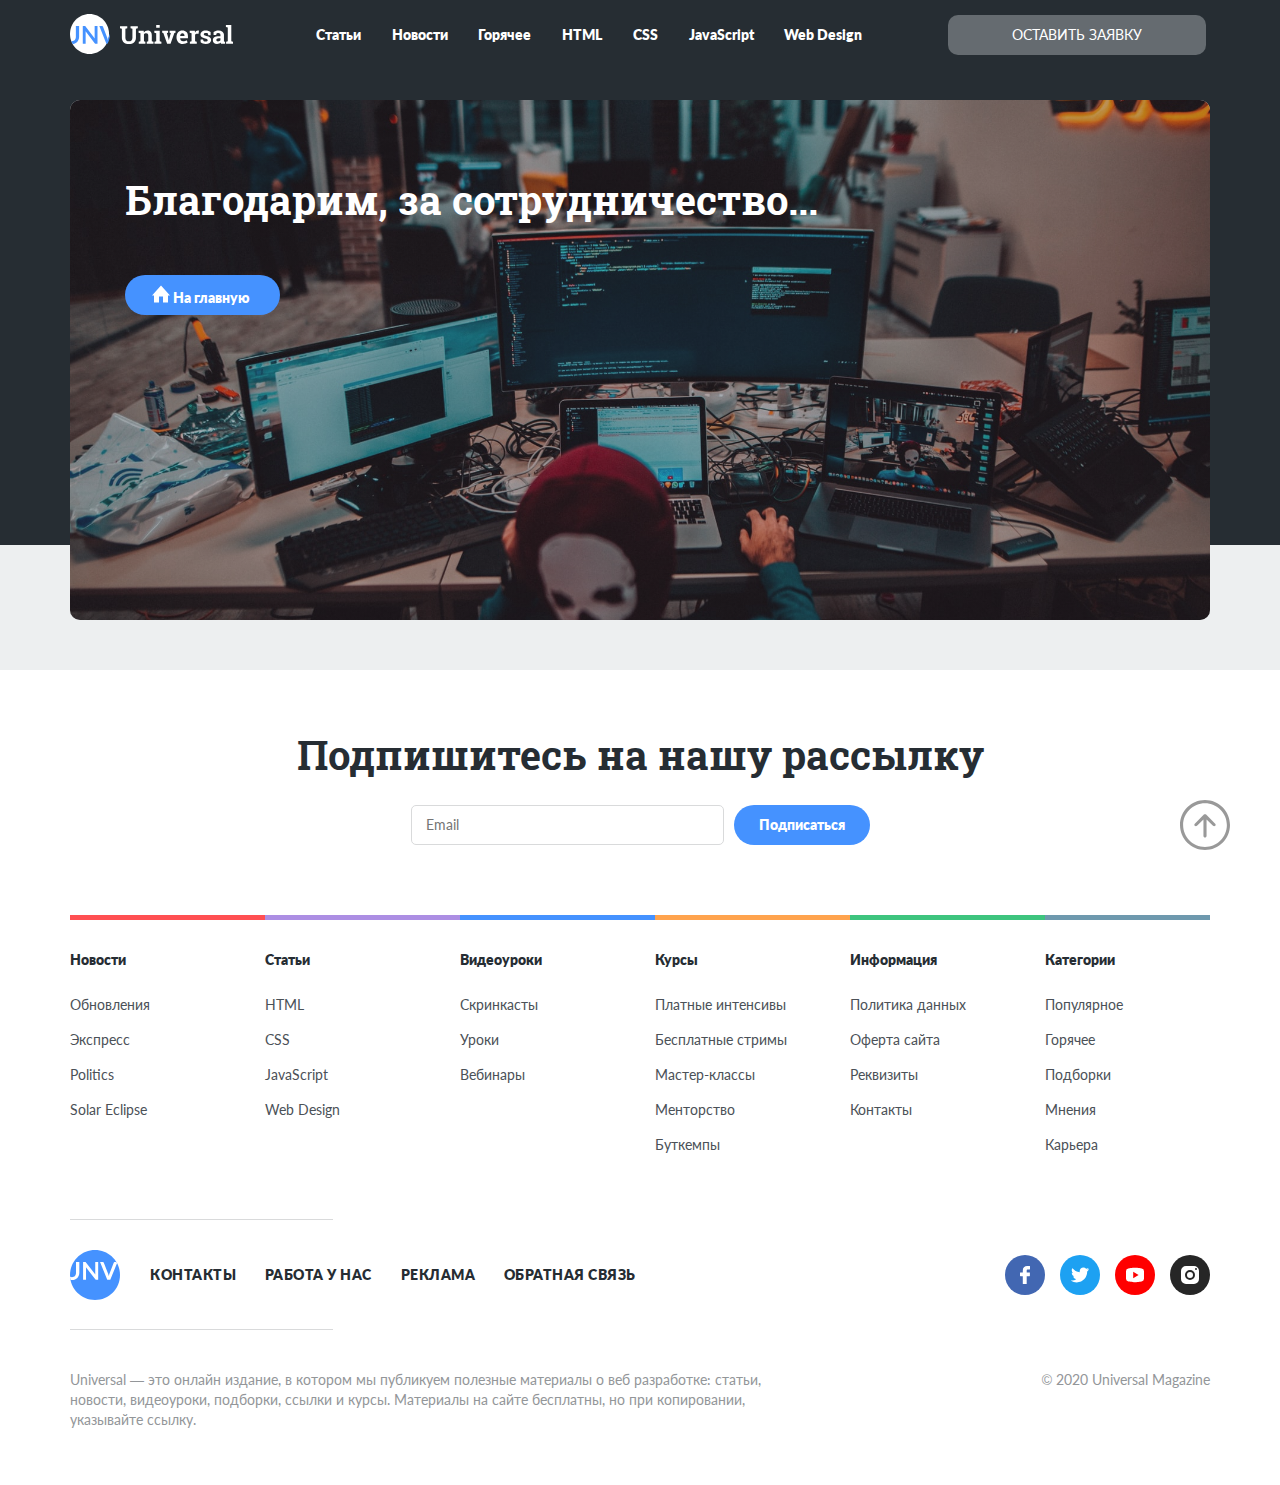
<file: thanks.html>
<!DOCTYPE html>
<html lang="ru">
<head>
  <meta charset="UTF-8">
  <meta http-equiv="X-UA-Compatible" content="IE=edge">
  <meta name="viewport" content="width=device-width, initial-scale=1.0">
  <title>Universal</title>
  <link rel="stylesheet" href="css/style.min.css">
  <link rel="icon" type="image/svg+xml" href="img/favicon.svg">
  <script src="js/main.js" defer></script>
  <script src="js/validator.js" defer></script>
  <script src="js/modal.js" defer></script>
  <script src="js/mobile-menu.js" defer></script>
 
</head>
<body class="body">
  <!-- Header -->
  <header class="header">
    <div class="header__container container">
      <div class="header__inner inner">
        <a href="#" class="header__logo logo">
          <img src="img/logo.svg" alt="" class="header__logo-img">
        </a>
        <nav class="header__nav-menu nav-menu">
          
          <a href="#acticale" class="nav-menu__link">Статьи</a>
          <a href="#news" class="nav-menu__link">Новости</a>
          <a href="#hot" class="nav-menu__link">Горячее</a>
          <a href="#footer" class="nav-menu__link">HTML</a>
          <a href="#footer" class="nav-menu__link">CSS</a>
          <a href="#footer" class="nav-menu__link">JavaScript</a>
          <a href="#footer" class="nav-menu__link">Web Design</a>
          <button class="header__button modal-button">ОСТАВИТЬ ЗАЯВКУ</button>
        </nav>
        
        <div class="header__mobile-menu mobile-menu">
          <span class="header__mobile-menu-line"></span>
        </div>
        <!-- /.mobile-menu -->
      </div>
      <!-- /.header__inner -->
    </div>
    <!-- /.container -->
  </header>
  <!-- Hero -->
  <section class="hero">
    <div class="hero__container container">
      <div class="hero__inner hero__inner_thanks inner">
        <div class="hero__content hero__content_first hero__content_thanks active">
          <h1 class="hero__title">Благодарим, за сотрудничество...</h1>
          <a href="index.html" class="hero__button">
            <svg
              class="hero__button-icon"
              width="18"
              height="18"
            >
              <use href="img/icons.svg#home-icon"></use>
            </svg>
            На главную
          </a>
        </div>
        <!-- /.hero__content -->
      </div>
      <!-- /.header__inner -->
    </div>
    <!-- /.container -->
  </section>
 
  <!-- Подвал -->
  <footer id="footer" class="footer">
    <div class="footer__container container">
      <div class="footer__inner inner">
        <div class="footer-top">
          <h2 class="footer-top__title">Подпишитесь на нашу рассылку</h2>
          <form action="send.php" method="POST" class="footer-top__form form">
            <div class="footer-top__input-warp">
              <input type="text" class="footer-top__input input" placeholder="Email" name="email" required>
              <label class="footer-top__error error" for="email"></label>
            </div>
              <button class="footer-top__button button">Подписаться</button>
          </form>
        </div>
        <!-- /.footer-top -->
        <div class="footer-menu">
          <div class="footer-menu__block">
            <span class="footer-menu__divider footer-menu__divider_red"></span>
            <span class="footer-menu__title">Новости</span>
            <a href="#" class="footer-menu__link">Обновления</a>
            <a href="#" class="footer-menu__link">Экспресс</a>
            <a href="#" class="footer-menu__link">Politics</a>
            <a href="#" class="footer-menu__link">Solar Eclipse</a>
          </div>
          <!-- /.footer-menu__block -->
          <div class="footer-menu__block">
            <span class="footer-menu__divider footer-menu__divider_purple"></span>
            <span class="footer-menu__title">Статьи</span>
            <a href="#" class="footer-menu__link">HTML</a>
            <a href="#" class="footer-menu__link">CSS</a>
            <a href="#" class="footer-menu__link">JavaScript</a>
            <a href="#" class="footer-menu__link">Web Design</a>
          </div>
          <!-- /.footer-menu__block -->
          <div class="footer-menu__block">
            <span class="footer-menu__divider footer-menu__divider_blue"></span>
            <span class="footer-menu__title">Видеоуроки</span>
            <a href="#" class="footer-menu__link">Скринкасты</a>
            <a href="#" class="footer-menu__link">Уроки</a>
            <a href="#" class="footer-menu__link">Вебинары</a>
          </div>
          <!-- /.footer-menu__block -->
          <div class="footer-menu__block">
            <span class="footer-menu__divider footer-menu__divider_orange"></span>
            <span class="footer-menu__title">Курсы</span>
            <a href="#" class="footer-menu__link">Платные интенсивы</a>
            <a href="#" class="footer-menu__link">Бесплатные стримы</a>
            <a href="#" class="footer-menu__link">Мастер-классы</a>
            <a href="#" class="footer-menu__link">Менторство</a>
            <a href="#" class="footer-menu__link">Буткемпы</a>
          </div>
          <!-- /.footer-menu__block -->
          <div class="footer-menu__block">
            <span class="footer-menu__divider footer-menu__divider_green"></span>
            <span class="footer-menu__title">Информация</span>
            <a href="#" class="footer-menu__link">Политика данных</a>
            <a href="#" class="footer-menu__link">Оферта сайта</a>
            <a href="#" class="footer-menu__link">Реквизиты</a>
            <a href="#" class="footer-menu__link">Контакты</a>
          </div>
          <!-- /.footer-menu__block -->
          <div class="footer-menu__block">
            <span class="footer-menu__divider footer-menu__divider_greyblue"></span>
            <span class="footer-menu__title">Категории</span>
            <a href="#" class="footer-menu__link">Популярное</a>
            <a href="#" class="footer-menu__link">Горячее</a>
            <a href="#" class="footer-menu__link">Подборки</a>
            <a href="#" class="footer-menu__link">Мнения</a>
            <a href="#" class="footer-menu__link">Карьера</a>
          </div>
          <!-- /.footer-menu__block -->
        </div>
        <!-- /.footer-menu -->
        <span class="footer-menu__divider footer-menu__divider_main"></span>
        <div class="footer-menu-bottom">
          <a href="#" class="footer-menu-bottom__logo">
            <img src="img/logo-icon.svg" alt="" class="footer-menu-bottom__logo-img">
          </a>
          <div class="footer-menu-bottom__links">
            <a href="#" class="footer-menu-bottom__link">Контакты</a>
            <a href="#" class="footer-menu-bottom__link">Работа у нас</a>
            <a href="#" class="footer-menu-bottom__link">Реклама</a>
            <button class="footer-menu-bottom__link modal-button">Обратная связь</button>
          </div>
          <!-- /.footer-menu-bottom__links -->
          <div class="footer-menu-bottom__networks">
              <!-- Facebook -->
              <a href="https://www.facebook.com/" target="_blank" class="footer-menu-bottom__networks-link footer-menu-bottom__networks-link_facebook">
                <svg
                  class="footer-menu-bottom__facebook-icon footer-menu-bottom__icons"
                  width="10"
                  height="18"
                >
                  <use href="img/icons.svg#facebook-icon"></use>
                </svg>
              </a>
              <!-- Twitter -->
              <a href="https://twitter.com/" target="_blank" class="footer-menu-bottom__networks-link footer-menu-bottom__networks-link_twitter">
                <svg
                  class="footer-menu-bottom__twitter-icon footer-menu-bottom__icons"
                  width="20"
                  height="20"
                >
                  <use href="img/icons.svg#twitter-icon"></use>
                </svg>
              </a>
              <!-- Youtube -->
              <a href="https://www.youtube.com/" target="_blank" class="footer-menu-bottom__networks-link footer-menu-bottom__networks-link_youtube">
                <svg
                  class="footer-menu-bottom__youtube-icon footer-menu-bottom__icons"
                  width="20"
                  height="20"
                >
                  <use href="img/icons.svg#youtube-icon"></use>
                </svg>
              </a>
              <!-- Instagram -->
              <a href="https://www.instagram.com/" target="_blank" class="footer-menu-bottom__networks-link footer-menu-bottom__networks-link_instagram">
                <svg
                  class="footer-menu-bottom__instagram-icon footer-menu-bottom__icons"
                  width="24"
                  height="24"
                >
                  <use href="img/icons.svg#instagram-icon"></use>
                </svg>
              </a>
            </div>
            <!-- /.footer-menu-bottom__networks -->
        </div>
        <!-- /.footer-menu-bottom -->
        <span class="footer-menu__divider footer-menu__divider_main"></span>
        <div class="footer-bottom">
          <p class="footer-bottom__slogan">
            Universal — это онлайн издание, в котором мы публикуем полезные материалы о веб разработке: статьи,
            новости, видеоуроки, подборки, ссылки и курсы. Материалы на сайте бесплатны, но при копировании,
            указывайте ссылку.
          </p>
          <span class="footer-bottom__copyright">© 2020 Universal Magazine</span>
        </div>
        <!-- /.footer-bottom -->
      </div>
      <!-- /.footer__inner -->
    </div>
    <!-- /.footer__container -->
  </footer>
  <div class="modal hidden">
    <div class="modal__overlay">
      <form action="send.php" method="POST" class="modal__form form">
        <div class="modal__close">
          <svg
            class="modal__close-button"
            width="16"
            height="16"
          >
            <use href="img/icons.svg#close-button"></use>
          </svg>
        </div>
        <h3 class="modal__title">Обратная связь</h3>
        <span class="modal__input-name">Тема</span>
        
        <div class="modal__input-warp">
        <select class="modal__subject input" name="subject" id="subject" required>
          <option class="modal__subject-option modal__subject-option_default" value="" selected="selected" disabled>Выберите тему</option>
          <option class="modal__subject-option" value="Статьи">Статья</option>
          <option class="modal__subject-option" value="Новости">Новость</option>
          <option class="modal__subject-option" value="CSS">Мнение</option>
          <option class="modal__subject-option" value="CSS">CSS</option>
          <option class="modal__subject-option" value="JavaScript">JavaScript</option>
          <option class="modal__subject-option" value="Web Design">Web Design</option>
        </select>
        <label class="modal__error error" for="subject"></label>
        </div>

        <span class="modal__input-name">Сообщение</span>
        <div class="modal__input-warp">
          <textarea name="message" id="message" cols="30" rows="10" class="modal__message input" required></textarea>
          <label class="modal__error error" for="message"></label>
        </div>

        <span class="modal__input-name">Email</span>
        <div class="modal__input-warp">
          <input name="email" id="email" type="email" class="modal__email input" required>
          <label class="modal__error error" for="email"></label>
        </div>
        
   
        <label class="modal__custom-checkbox custom-checkbox modal__input-warp" for="checkbox">
          <input name="permission" class="custom-checkbox__button input" type="checkbox" id="checkbox" required>
          <span class="custom-checkbox__span error">Согласен с обработкой данных</span>
        </label>
   

        <button class="modal__button button">Отправить</button>
      </form>
    </div>
    <!-- /.modal__overlay -->
  </div>
  <!-- /.mobile-menu -->
  <a href="#" class="button-top">
    <svg
      class="button-top-icon"
      width="50"
      height="50"
    >
      <use href="img/icons.svg#button-top-icon"></use>
    </svg>
  </a>
</body>
</html>
</file>
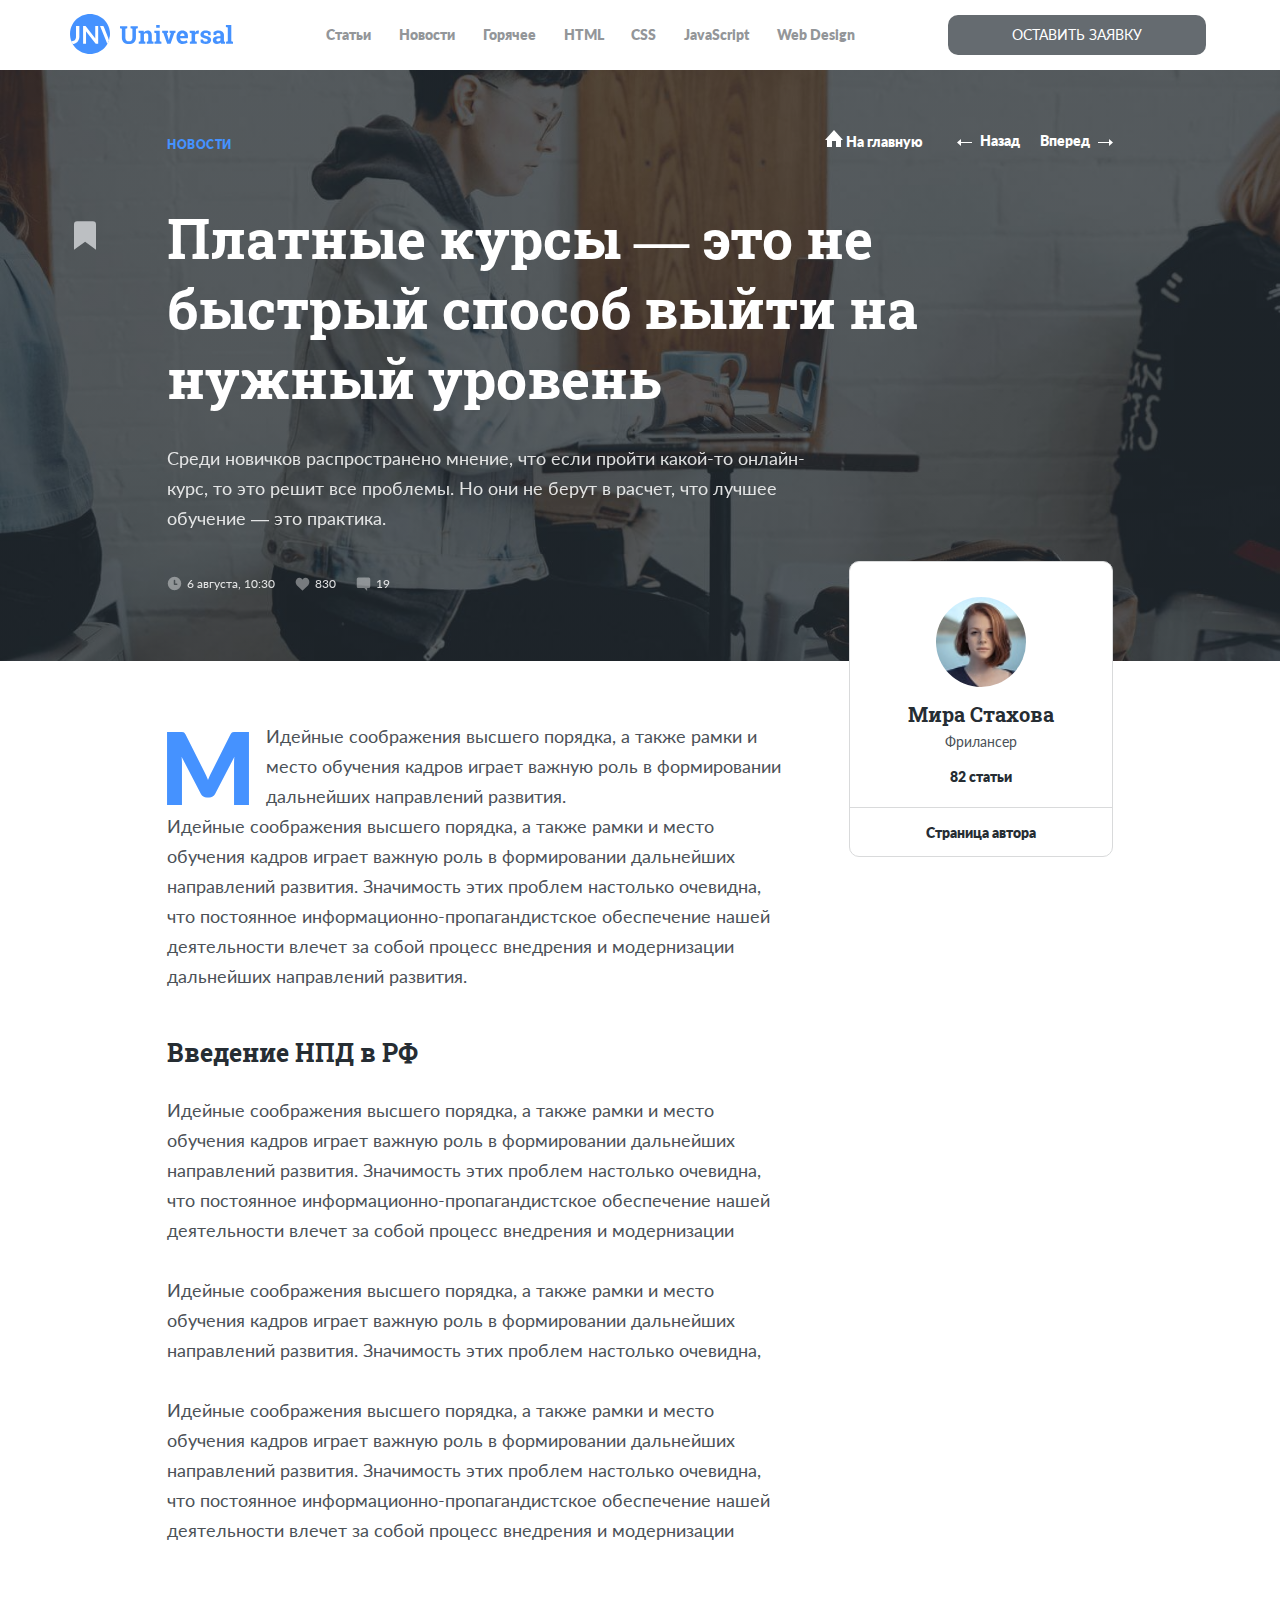
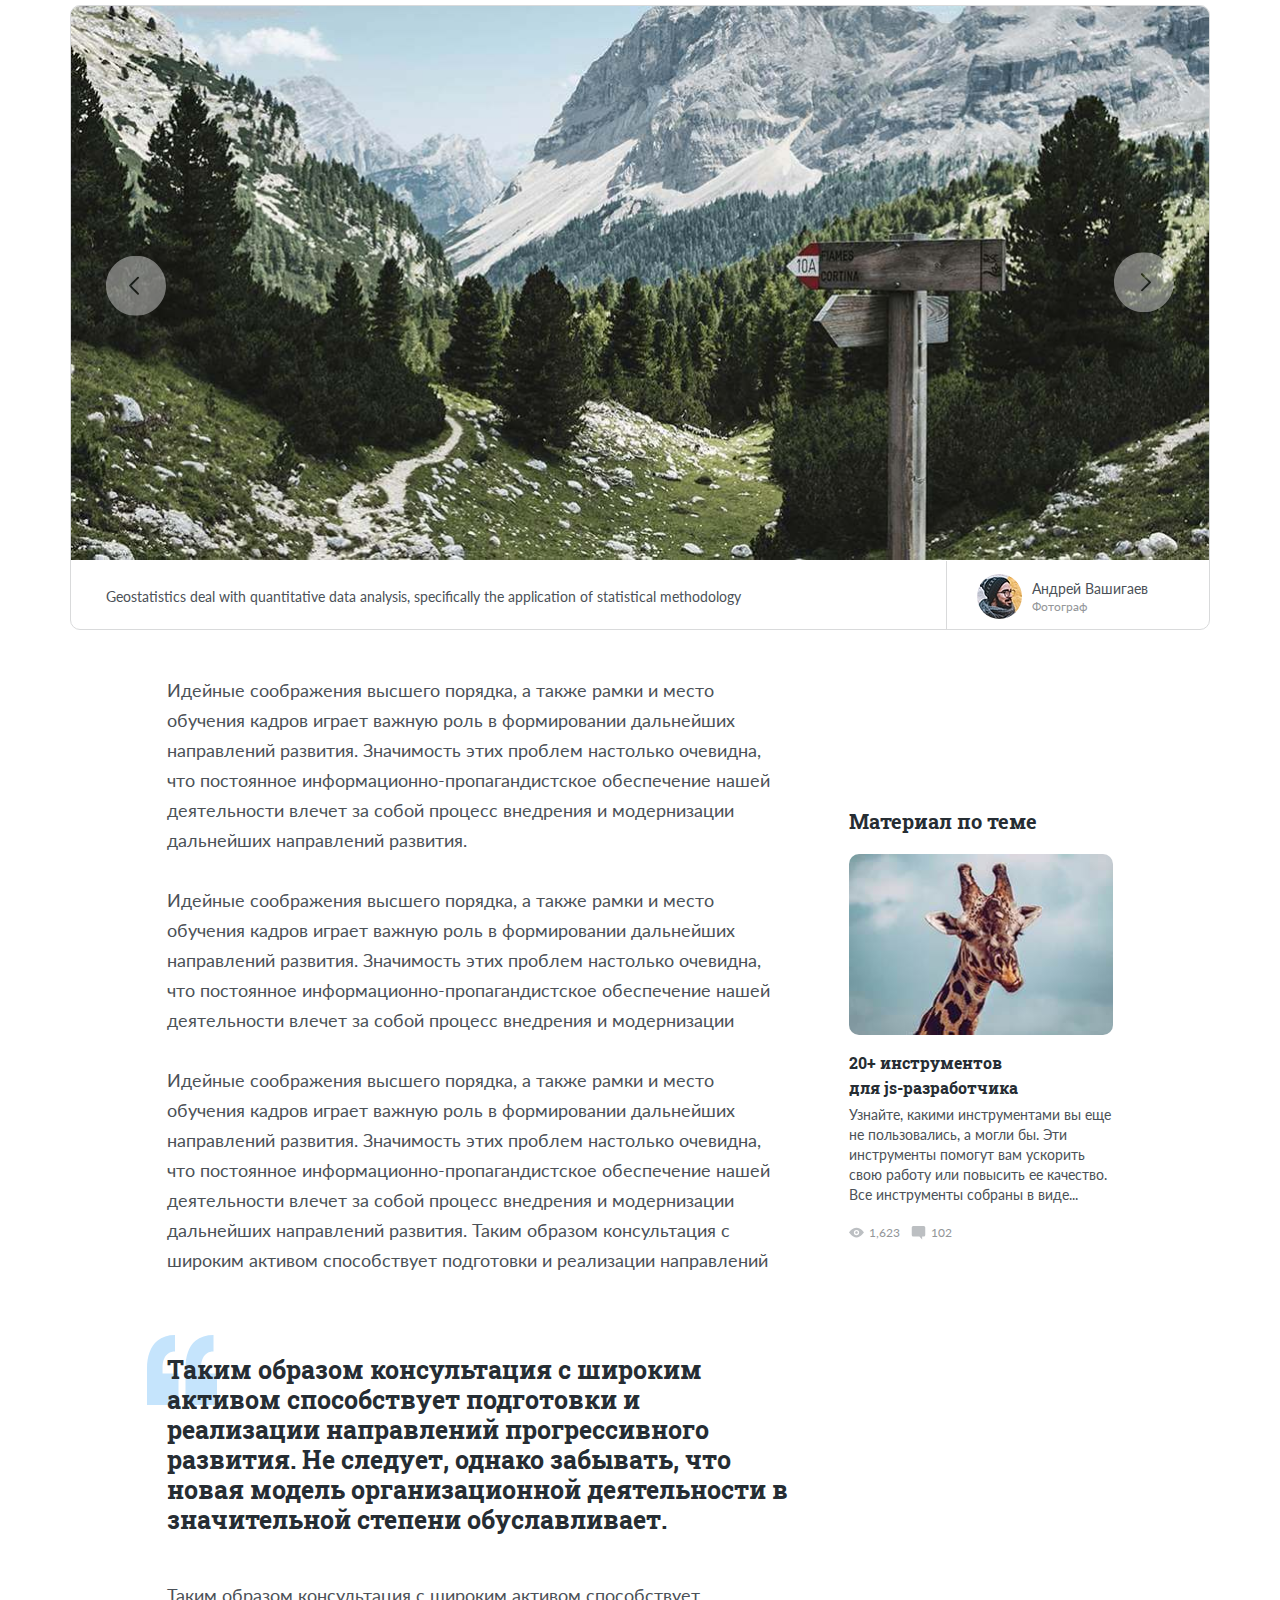
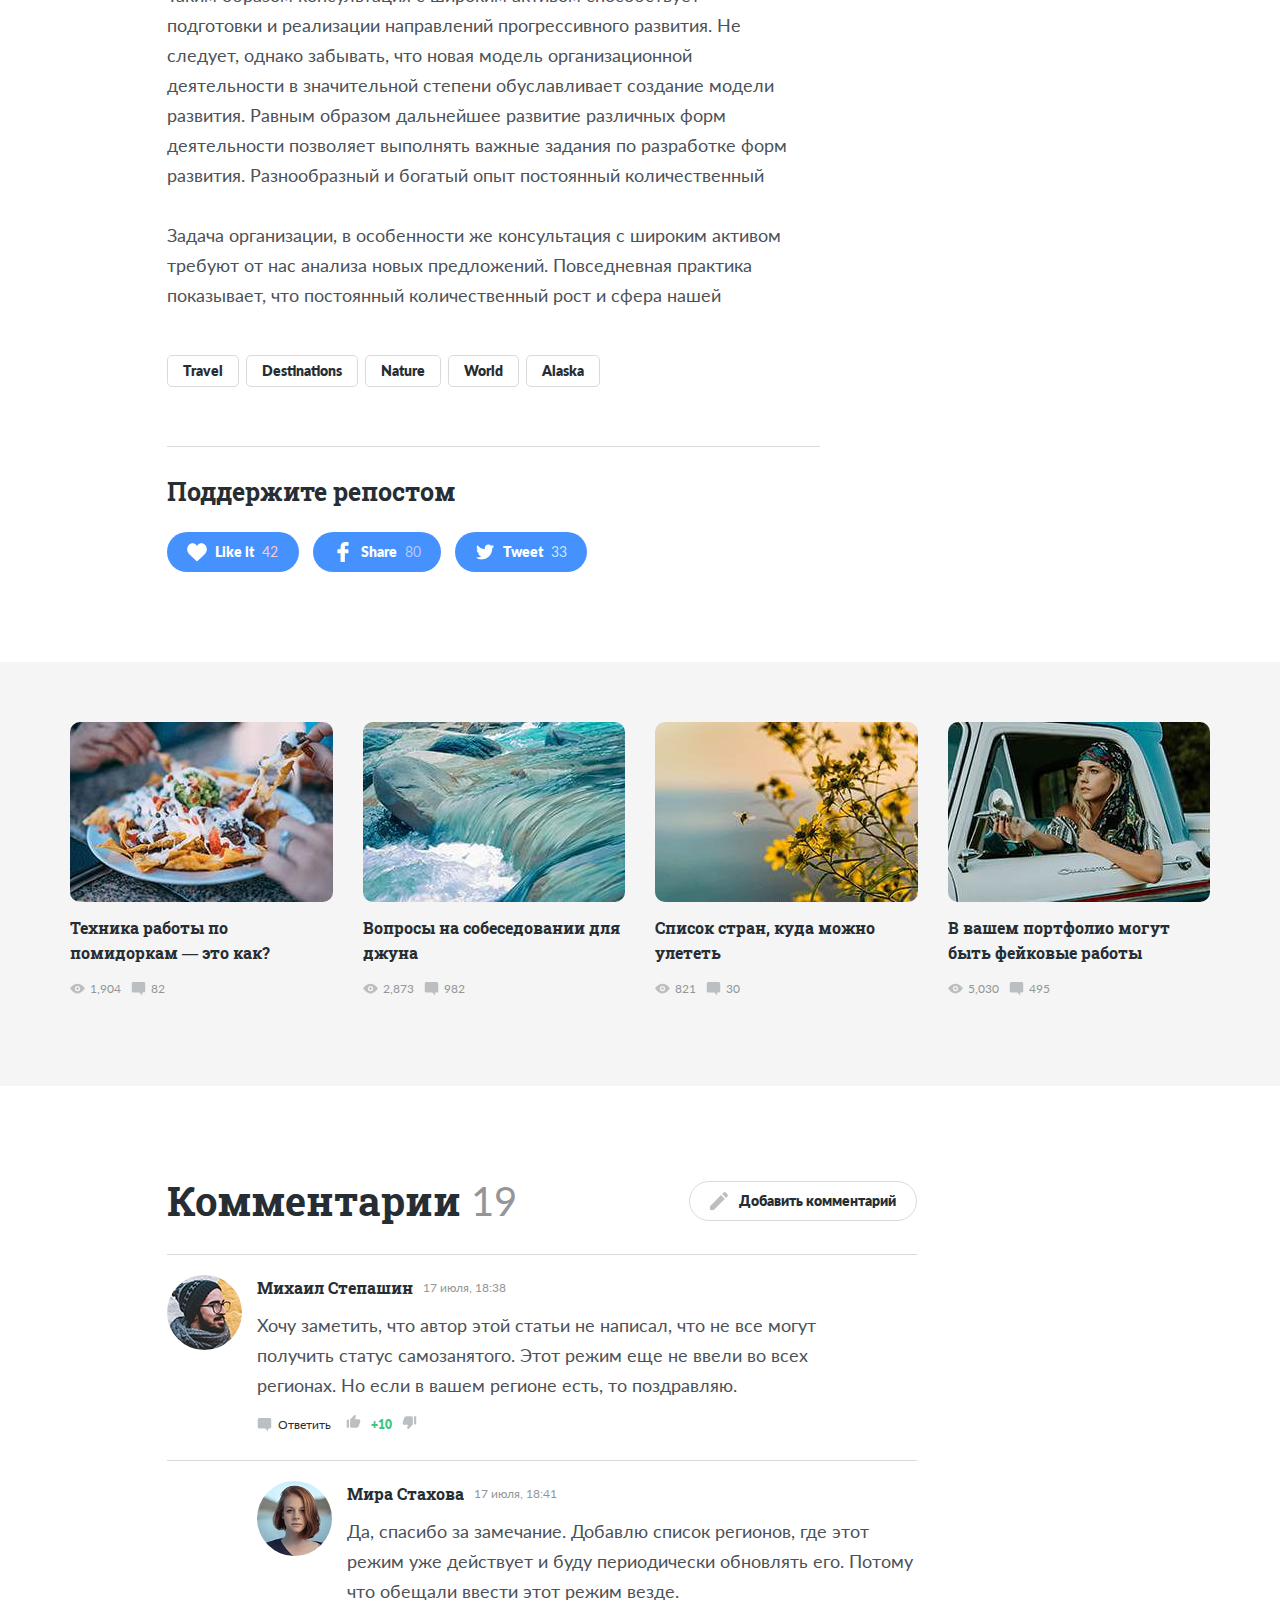
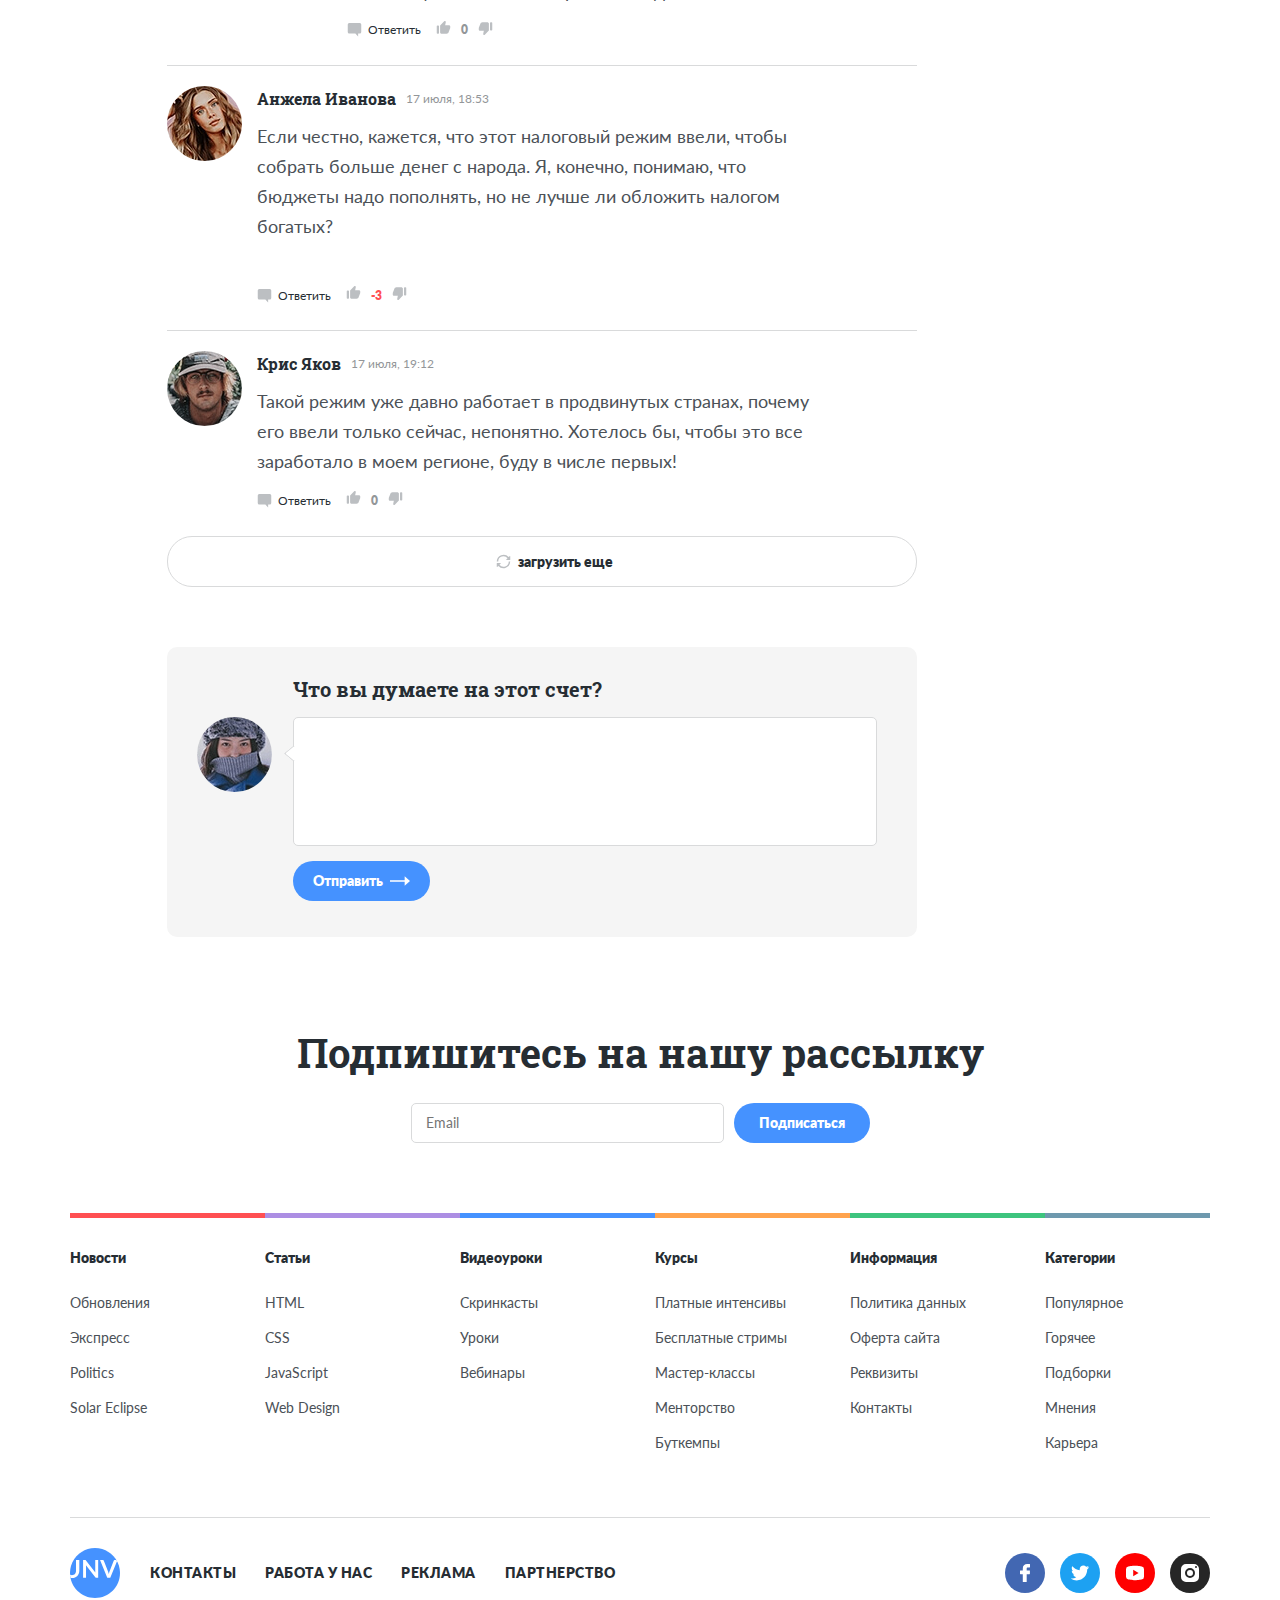
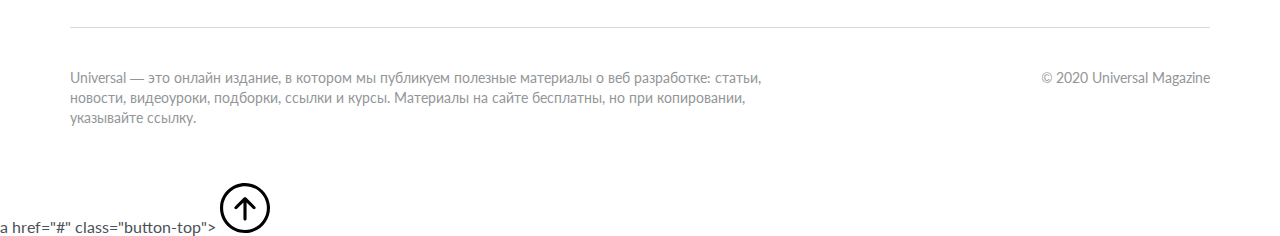
<file: articales/article-new-1.html>
<!DOCTYPE html>
<html lang="ru">
<head>
  <meta charset="UTF-8">
  <meta http-equiv="X-UA-Compatible" content="IE=edge">
  <meta name="viewport" content="width=device-width, initial-scale=1.0">
  <title>Universal</title>
  <link rel="stylesheet" href="../css/style.min.css">
  <link rel="icon" type="image/svg+xml" href="../img/favicon.svg">
  <script src="../js/main.js" defer></script>
  <script src="../js/validator.js" defer></script>
  <script src="../js/modal.js" defer></script>
  <script src="../js/mobile-menu.js" defer></script>
  <script src="../js/slider.js" defer></script>
  <script src="../js/slider-button.js" defer></script>
  <script src="../js/bookmark.js" defer></script>
  <script src="../js/comments.js" defer></script>
</head>
<body class="body body_light">
  <!-- Header -->
  <header class="header">
    <div class="header__container header__container_light container">
      <div class="header__inner inner">
        <a href="#" class="header__logo logo">
          <img src="../img/logo-light.svg" alt="" class="header__logo-img">
        </a>
        <nav class="header__nav-menu nav-menu nav-menu_light nav-menu_additional-page">
          <a href="#articales" class="nav-menu__link nav-menu__link_light">Статьи</a>
          <a href="#news" class="nav-menu__link nav-menu__link_light">Новости</a>
          <a href="#hot" class="nav-menu__link nav-menu__link_light">Горячее</a>
          <a href="#footer" class="nav-menu__link nav-menu__link_light">HTML</a>
          <a href="#footer" class="nav-menu__link nav-menu__link_light">CSS</a>
          <a href="#js" class="nav-menu__link nav-menu__link_light">JavaScript</a>
          <a href="#footer" class="nav-menu__link nav-menu__link_light">Web Design</a>
          <button class="header__button header__button_additional-page modal-button">ОСТАВИТЬ ЗАЯВКУ</button>
        </nav>
        <div class="header__mobile-menu mobile-menu header__mobile-menu_light">
          <span class="header__mobile-menu-line header__mobile-menu-line_light"></span>
        </div>
        <!-- /.mobile-menu -->
      </div>
      <!-- /.header__inner -->
    </div>
    <!-- /.header__container -->
  </header>
  <!-- Заголовок статьи -->
  <div class="articles">
    <div class="articles__container container">
      <div class="articles__item articles__item_additional-page">
        <div class="articles__img-wrap articles__img-wrap_additional-page">
          <img
            src="../img/article-2.jpg"
            alt=""
            class="articles__img articles__img_additional-page"
          >
        </div>
        <!-- /.articles__img-wrap -->
        <div class="articles__info articles__info_additional-page">
          
          <div class="articles__bookmark articles__bookmark_additional-page bookmark">
            <svg
              class="articles__bookmark-icon articles__bookmark-icon_additional-page"
              width="22"
              height="29"
            >
              <use href="../img/icons.svg#bookmark-icon"></use>
            </svg>
          </div>
          <!-- /.articles__bookmark -->

          <div class="articles__info-top-group">
            <span class="articles__section section section_blue">Новости</span>

            <nav class="articles__nav-menu">
              <a href="../index.html" class="articles__link articles__link_home">
                <svg
                  class="articles__link-icon articles__link-icon_home"
                  width="18"
                  height="17"
                >
                  <use href="../img/icons.svg#home-icon"></use>
                </svg>
                На главную
              </a>
              <a href="main-article.html" class="articles__link articles__link_prev">
                <svg
                  class="articles__link-icon articles__link-icon_inverted"
                  width="15"
                  height="7"
                >
                  <use href="../img/icons.svg#button-arrow_inverted"></use>
                </svg>
                Назад
              </a>
              <a href="article-new-2.html" class="articles__link articles__link_next">
                Вперед
                <svg
                  class="articles__link-icon"
                  width="15"
                  height="7"
                >
                  <use href="../img/icons.svg#button-arrow"></use>
                </svg>
              </a>
            </nav>
          </div>
          <!-- /.articles__info-top-group -->
          
          <h1 class="articles__title articles__title_additional-page">Платные курсы — это не быстрый способ выйти на нужный уровень</h1>
          <p class="articles__text articles__text_additional-page">Среди новичков распространено мнение, что если пройти какой-то онлайн-курс, то это решит все проблемы. Но они не берут в расчет, что лучшее обучение — это практика.</p>
          <div class="articles__info-group articles__info-group_additional-page">
            <svg
              class="articles__clock-icon articles__clock-icon_additional-page"
              width="15"
              height="15"
            >
              <use href="../img/icons.svg#clock-icon"></use>
            </svg>
            <span class="articles__data articles__data_additional-page">6 августа, 10:30</span>
            <svg
              class="articles__like-icon articles__like-icon_additional-page"
              width="15"
              height="14"
            >
              <use href="../img/icons.svg#like-icon"></use>
            </svg>
            <span class="articles__like-counter articles__like-counter_additional-page">830</span>
            <svg
              class="articles__comment-icon articles__comment-icon_additional-page"
              width="15"
              height="14"
            >
              <use href="../img/icons.svg#comment-icon"></use>
            </svg>
            <span class="articles__comment-counter articles__comment-counter_additional-page">19</span>
          </div>
          <!-- /.articles__info-group -->
        </div>
        <!-- /.articles__info -->
      </div>
      <!-- /.articles__item -->
    </div>
    <!-- /.head__container -->
  </div>
  <!-- Начало ститьи -->
  <div id="articles" class="article-begin">
    <div class="article-begin__container container">
      <div class="article-begin__inner inner">
        <div class="article-begin__indention">
          <p class="article-begin__text article-begin__text_first">
            M Идейные соображения высшего порядка, а также рамки и место обучения кадров играет важную роль в
            формировании дальнейших направлений развития.<br>
            Идейные соображения высшего порядка, а также рамки и место обучения кадров играет важную роль в
            формировании дальнейших направлений развития. Значимость этих проблем настолько очевидна, что
            постоянное информационно-пропагандистское обеспечение нашей деятельности влечет за собой процесс
            внедрения и модернизации дальнейших направлений развития.
          </p>
          <!-- /.article-begin__text -->
          <div class="article-begin__card-author card-author">
            <img src="../img/miraStahova.jpg" alt="" class="card-author__avatar">
            <div class="card-author__info-group">
              <span class="card-author__name">Мира Стахова</span>
              <span class="card-author__profession">Фрилансер</span>
              <span class="card-author__articles-count">82 статьи</span>
            </div>
            <!-- /.card-author__info-group -->
            <span class="card-author__divider"></span>
            <a href="#" class="card-author__site">Страница автора</a>
          </div>
          <h2 class="article-begin__title">Введение НПД в РФ</h2>
          <p class="article-begin__text">
            Идейные соображения высшего порядка, а также рамки и место обучения кадров играет важную роль в
            формировании дальнейших направлений развития. Значимость этих проблем настолько очевидна, что
            постоянное информационно-пропагандистское обеспечение нашей деятельности влечет за собой процесс
            внедрения и модернизации
          </p>
          <p class="article-begin__text">
            Идейные соображения высшего порядка, а также рамки и место обучения кадров играет важную роль в
            формировании дальнейших направлений развития. Значимость этих проблем настолько очевидна,
          </p>
          <p class="article-begin__text">
            Идейные соображения высшего порядка, а также рамки и место обучения кадров играет важную роль в
            формировании дальнейших направлений развития. Значимость этих проблем настолько очевидна, что
            постоянное информационно-пропагандистское обеспечение нашей деятельности влечет за собой процесс
            внедрения и модернизации
          </p>
          <!-- /.article-begin__card -->
        </div>
        <!-- /.article-begin__indention -->
      </div>
      <!-- /.article-begin__inner -->
    </div>
    <!-- /.article-begin__container -->
  </div>
  <!-- /.articles__begin -->
  <!-- Сладер -->
  <div id="news" class="articales-photos">
    <div class="articales-photos__container container">
      <div class="articales-photos__slider slider">
        <div class="slider__wrap slider__wrap_acticale">
          <div class="slider__buttons-bar">
            <div class="slider__buttons slider__buttons_prev buttons buttons_prev">
              <svg
                class="slider__buttons-icon slider__buttons-icon_prev"
                width="60"
                height="60"
              >
                <use href="../img/icons.svg#slider-button"></use>
              </svg>
            </div>
            <!-- /.slider__button-prev -->
            <div class="slider__buttons slider__buttons_next buttons buttons_next">
              <svg
                class="slider__buttons-icon slider__buttons-icon_next"
                width="60"
                height="60"
              >
                <use href="../img/icons.svg#slider-button"></use>
              </svg>
            </div>
            <!-- /.slider__button-next -->
          </div>
          <!-- /.slider__buttons -->
          <!-- Слайд 1 -->
          <div class="slider__acticale-slide acticale-slide slide">
            <img src="../img/article-slide-1.jpg" alt="" class="acticale-slide__img">
          </div>
          <!-- /.slider__acticale-slide -->
          <!-- Слайд 2 -->
          <div class="slider__acticale-slide acticale-slide slide">
            <img src="../img/article-slide-2.jpg" alt="" class="acticale-slide__img">
          </div>
          <!-- /.slider__acticale-slide -->
          <!-- Слайд 3 -->
          <div class="slider__acticale-slide acticale-slide slide">
            <img src="../img/article-slide-3.jpg" alt="" class="acticale-slide__img">
          </div>
          <!-- /.slider__acticale-slide -->
          <!-- Слайд 4 -->
          <div class="slider__acticale-slide acticale-slide slide">
            <img src="../img/article-slide-4.jpg" alt="" class="acticale-slide__img">
          </div>
          <!-- /.slider__acticale-slide -->
          <!-- Слайд 5 -->
          <div class="slider__acticale-slide acticale-slide slide">
            <img src="../img/article-5.jpg" alt="" class="acticale-slide__img">
          </div>
          <!-- /.slider__acticale-slide -->
        </div>
        <!-- /.slider__wrap -->

        <!-- Подпись Слайд 1 -->
        <div class="slider__acticale-slide-caption acticale-slide-caption">
          <span class="acticale-slide-caption__span">Geostatistics deal with quantitative data analysis,
            specifically the application of statistical methodology</span>
          <span class="acticale-slide-caption__divider"></span>
          <div class="acticale-slide-caption__author">
            <img
              src="../img/andreyVashigaev.jpg"
              alt=""
              class="acticale-slide-caption__author-avatar"
            >
            <div class="acticale-slide-caption__author-info">
              <span class="acticale-slide-caption__author-name">Андрей Вашигаев</span>
              <span class="acticale-slide-caption__author-profession">Фотограф</span>
            </div>
            <!-- /.acticale-slide-caption__author-info -->
          </div>
          <!-- /.acticale-slide-caption__author -->
        </div>
        <!-- /.slider__acticale-slide-caption -->
      </div>
      <!-- /.articales-photos__slider -->
    </div>
    <!-- /.articales__container -->
  </div>
  <!-- /.articales-slider -->
  <!-- Продолжение ститьи -->
  <div id="js" class="article-continuation">
    <div class="article-continuation__container container">
      <div class="article-continuation__inner inner">
        <div class="article-continuation__indention">
          <div class="article-continuation__card-additional card-additional">
            <h3 class="card-additional__rubric">Материал по теме</h3>
            <img
              src="../img/article-additional.jpg"
              alt=""
              class="card-additional__img"
            >
            <div class="card-additional__info">
              <h3 class="card-additional__title">20+ инструментов для js-разработчика</h3>
              <span class="card-additional__text">Узнайте, какими инструментами вы еще не пользовались, а могли
                бы. Эти инструменты помогут вам ускорить свою работу или повысить ее качество. Все инструменты
                собраны в виде...</span>
              <div class="card-additional__info-bar">
                <svg
                  class="card-additional__views-icon card-additional__icons"
                  width="15"
                  height="11"
                >
                  <use href="../img/icons.svg#views-icon"></use>
                </svg>
                <span class="card-additional__views-count">1,623</span>
                <svg
                  class="card-additional__comment-icon card-additional__icons"
                  width="15"
                  height="15"
                >
                  <use href="../img/icons.svg#comment-icon"></use>
                </svg>
                <span class="card-additional__comment-count">102</span>
              </div>
              <!-- /.card-additional__info-bar -->
            </div>
            <!-- /.card-additional__info -->
          </div>
          <!-- /.article-continuation__card-additional -->
          <p class="article-continuation__text">
            Идейные соображения высшего порядка, а также рамки и место обучения кадров играет важную роль в
            формировании дальнейших направлений развития. Значимость этих проблем настолько очевидна, что
            постоянное информационно-пропагандистское обеспечение нашей деятельности влечет за собой процесс
            внедрения и модернизации дальнейших направлений развития.
          </p>
          <p class="article-continuation__text">
            Идейные соображения высшего порядка, а также рамки и место обучения кадров играет важную роль в
            формировании дальнейших направлений развития. Значимость этих проблем настолько очевидна, что
            постоянное информационно-пропагандистское обеспечение нашей деятельности влечет за собой процесс
            внедрения и модернизации
          </p>
          <p class="article-continuation__text">
            Идейные соображения высшего порядка, а также рамки и место обучения кадров играет важную роль в
            формировании дальнейших направлений развития. Значимость этих проблем настолько очевидна, что
            постоянное информационно-пропагандистское обеспечение нашей деятельности влечет за собой процесс
            внедрения и модернизации дальнейших направлений развития. Таким образом консультация с широким
            активом способствует подготовки и реализации направлений
          </p>
          <p id="hot" class="article-continuation__quote">
            <svg
              class="article-continuation__quote-icon"
              width="70"
              height="70"
            >
              <use href="../img/icons.svg#quote-icon"></use>
            </svg>
            Таким образом консультация с широким активом способствует подготовки и реализации направлений
            прогрессивного развития. Не следует, однако забывать, что новая модель организационной деятельности
            в значительной степени обуславливает.
          </p>
          <p class="article-continuation__text">
            Таким образом консультация с широким активом способствует подготовки и реализации направлений
            прогрессивного развития. Не следует, однако забывать, что новая модель организационной деятельности
            в значительной степени обуславливает создание модели развития. Равным образом дальнейшее развитие
            различных форм деятельности позволяет выполнять важные задания по разработке форм развития.
            Разнообразный и богатый опыт постоянный количественный
          </p>
          <p class="article-continuation__text">
            Задача организации, в особенности же консультация с широким активом требуют от нас анализа новых
            предложений. Повседневная практика показывает, что постоянный количественный рост и сфера нашей
          </p>
          <div class="article-continuation__tads-bar">
            <a href="#" class="article-continuation__tag">Travel</a>
            <a href="#" class="article-continuation__tag">Destinations</a>
            <a href="#" class="article-continuation__tag">Nature</a>
            <a href="#" class="article-continuation__tag">World</a>
            <a href="#" class="article-continuation__tag">Alaska</a>
          </div>
          <!-- /.article-continuation__tads-bar -->
          <span class="article-continuation__divider"></span>
          <div class="article-continuation__links-bar">
            <h3 class="article-continuation__links-bar-title">Поддержите репостом</h3>
            <div class="article-continuation__links-group">
              <button class="article-continuation__button-like">
                <svg
                  class="article-continuation__like-icon article-continuation__icons"
                  width="20"
                  height="20"
                >
                  <use href="../img/icons.svg#like-icon"></use>
                </svg>
                Like it
                <span class="article-continuation__like-count">42</span>
              </button>
              <a href="https://www.facebook.com/" target="_blank" class="article-continuation__link">
                <svg
                  class="article-continuation__facebook-icon article-continuation__icons"
                  width="20"
                  height="20"
                >
                  <use href="../img/icons.svg#facebook-icon"></use>
                </svg>
                Share
                <span class="article-continuation__share-count">80</span>
              </a>
              <a href="https://twitter.com/" target="_blank" class="article-continuation__link">
                <svg
                  class="article-continuation__twitter-icon article-continuation__icons"
                  width="20"
                  height="20"
                >
                  <use href="../img/icons.svg#twitter-icon"></use>
                </svg>
                Tweet
                <span class="article-continuation__tweet-count">33</span>
              </a>
            </div>
            <!-- /.article-continuation__links-group -->
          </div>
          <!-- /.article-continuation__links-bar -->
        </div>
        <!-- /.article-continuation__indention -->
      </div>
      <!-- /.article-continuation__inner -->
    </div>
    <!-- /.article-continuation__container -->
  </div>
  <!-- /.articles__continuation -->
  <div class="articales-cards">
    <div class="articales-cards__container container">
      <div class="articales-cards__inner inner">
        <!-- Карточка 1 -->
        <div class="articales-cards__item">
          <img src="../img/articles-cards-item-1.jpg" alt="" class="articales-cards__img">
          <h3 class="articales-cards__title">Техника работы по помидоркам — это как?</h3>
          <div class="articales-cards__info">
            <svg
              class="articales-cards__views-icon articales-cards__icons"
              width="15"
              height="11"
            >
              <use href="../img/icons.svg#views-icon"></use>
            </svg>
            <span class="articales-cards__views-count articales-cards__counters">1,904</span>
            <svg
              class="articales-cards__comment-icon articales-cards__icons"
              width="15"
              height="15"
            >
              <use href="../img/icons.svg#comment-icon"></use>
            </svg>
            <span class="articales-cards__comment-count articales-cards__counters">82</span>
          </div>
          <!-- /.articales-cards__info -->
        </div>
        <!-- /.articales-cards__item -->
        <!-- Карточка 2 -->
        <div class="articales-cards__item">
          <img src="../img/articles-cards-item-2.jpg" alt="" class="articales-cards__img">
          <h3 class="articales-cards__title">Вопросы на собеседовании для джуна</h3>
          <div class="articales-cards__info">
            <svg
              class="articales-cards__views-icon articales-cards__icons"
              width="15"
              height="15"
            >
              <use href="../img/icons.svg#views-icon"></use>
            </svg>
            <span class="articales-cards__views-count articales-cards__counters">2,873</span>
            <svg
              class="articales-cards__comment-icon articales-cards__icons"
              width="15"
              height="15"
            >
              <use href="../img/icons.svg#comment-icon"></use>
            </svg>
            <span class="articales-cards__comment-count articales-cards__counters">982</span>
          </div>
          <!-- /.articales-cards__info -->
        </div>
        <!-- /.articales-cards__item -->
        <!-- Карточка 3 -->
        <div class="articales-cards__item">
          <img src="../img/articles-cards-item-3.jpg" alt="" class="articales-cards__img">
          <h3 class="articales-cards__title">Список стран, куда можно улететь</h3>
          <div class="articales-cards__info">
            <svg
              class="articales-cards__views-icon articales-cards__icons"
              width="15"
              height="11"
            >
              <use href="../img/icons.svg#views-icon"></use>
            </svg>
            <span class="articales-cards__views-count articales-cards__counters">821</span>
            <svg
              class="articales-cards__comment-icon articales-cards__icons"
              width="15"
              height="15"
            >
              <use href="../img/icons.svg#comment-icon"></use>
            </svg>
            <span class="articales-cards__comment-count articales-cards__counters">30</span>
          </div>
          <!-- /.articales-cards__info -->
        </div>
        <!-- /.articales-cards__item -->
        <!-- Карточка 4 -->
        <div class="articales-cards__item">
          <img src="../img/articles-cards-item-4.jpg" alt="" class="articales-cards__img">
          <h3 class="articales-cards__title">В вашем портфолио могут быть фейковые работы</h3>
          <div class="articales-cards__info">
            <svg
              class="articales-cards__views-icon articales-cards__icons"
              width="15"
              height="11"
            >
              <use href="../img/icons.svg#views-icon"></use>
            </svg>
            <span class="articales-cards__views-count articales-cards__counters">5,030</span>
            <svg
              class="articales-cards__comment-icon articales-cards__icons"
              width="15"
              height="15"
            >
              <use href="../img/icons.svg#comment-icon"></use>
            </svg>
            <span class="articales-cards__comment-count articales-cards__counters">495</span>
          </div>
          <!-- /.articales-cards__info -->
        </div>
        <!-- /.articales-cards__item -->
      </div>
      <!-- /.articales-cards__inner -->
    </div>
    <!-- /.articales-cards__container -->
  </div>
  <!-- /.articales-cards -->
  <div class="comments">
    <div class="comments__container container">
      <div class="comments__inner inner">
        <div class="comments__header">
          <h3 class="comments__title" id="19">Комментарии</h3>
          <button class="comments__button-add-comment">
            <svg
              class="comments__button-add-comment-icon"
              width="18"
              height="18"
            >
              <use href="../img/icons.svg#pencil-icon"></use>
            </svg>
            Добавить комментарий
          </button>
        </div>
        <!-- /.comments__header -->
        <div class="comments__items">
          <!-- Комментарий 1 -->
          <div class="comments__item">
            <span class="comments__divider"></span>

            <div class="comments__comment">
              <img src="../img/mishailStepashin.jpg" alt="" class="comments__avatar">
              
                <div class="comments__info-group">
                  <span class="comments__user-name">Михаил Степашин</span>
                  <span class="comments__data">17 июля, 18:38</span>
                </div>

                <span class="comments__text">Хочу заметить, что автор этой статьи не написал, что не все могут получить статус самозанятого. Этот режим еще не ввели во всех регионах. Но если в вашем регионе есть, то поздравляю.</span>
                <div class="comments__info-bar">
                  <button class="comments__button-reply">
                    <svg
                      class="comments__button-reply-icon"
                      width="15"
                      height="15"
                    >
                      <use href="../img/icons.svg#comment-icon"></use>
                    </svg>
                    Ответить
                  </button>
                  <button class="comments__button-rating comments__button-rating_up">
                    <svg
                      class="comments__button-rating-icon"
                      width="15"
                      height="15"
                    >
                      <use href="../img/icons.svg#thumb-icon_up"></use>
                    </svg>
                  </button>
                  <span class="comments__rating-count comments__rating-count_positive">+10</span>
                  <button class="comments__button-rating comments__button-rating_down">
                    <svg
                      class="comments__button-rating-icon"
                      width="15"
                      height="15"
                    >
                      <use href="../img/icons.svg#thumb-icon_down"></use>
                    </svg>
                  </button>
                </div>
                <!-- /.comments__info-bar -->
              <!-- </div> -->
              <!-- /.comments__info -->

            </div>
            <!-- /.comments__comment -->
          </div>
          <!-- /.comments__item -->

          <!-- Комментарий 2 -->
          <div class="comments__item">
            <span class="comments__divider"></span>
            <div class="comments__comment reply">
              <img src="../img/miraStahova.jpg" alt="" class="comments__avatar">
              
              <!-- <div class="comments__info"> -->
                
                <div class="comments__info-group">
                  <span class="comments__user-name">Мира Стахова</span>
                  <span class="comments__data">17 июля, 18:41</span>
                </div>
                <!-- /.comments__info-group -->
                
                <span class="comments__text">Да, спасибо за замечание. Добавлю список регионов, где этот режим уже действует и буду периодически обновлять его. Потому что обещали ввести этот режим везде.</span>
                
                <div class="comments__info-bar">
                  <button class="comments__button-reply">
                    <svg
                      class="comments__button-reply-icon"
                      width="15"
                      height="15"
                    >
                      <use href="../img/icons.svg#comment-icon"></use>
                    </svg>
                    Ответить
                  </button>
                  <button class="comments__button-rating comments__button-rating_up">
                    <svg
                      class="comments__button-rating-icon"
                      width="15"
                      height="15"
                    >
                      <use href="../img/icons.svg#thumb-icon_up"></use>
                    </svg>
                  </button>
                  <span class="comments__rating-count comments__rating-count_null">0</span>
                  <button class="comments__button-rating comments__button-rating_down">
                    <svg
                      class="comments__button-rating-icon"
                      width="15"
                      height="15"
                    >
                      <use href="../img/icons.svg#thumb-icon_down"></use>
                    </svg>
                  </button>
                </div>
                <!-- /.comments__info-bar -->

              <!-- </div> -->
              <!-- /.comments__info -->

            </div>
            <!-- /.comments__comment -->
          </div>
          <!-- /.comments__item -->
          <!-- Комментарий 3 -->
          <div class="comments__item">
            <span class="comments__divider"></span>
            <div class="comments__comment">
              <img src="../img/anjelaIvanova.jpg" alt="" class="comments__avatar">
              
              <!-- <div class="comments__info"> -->

                <div class="comments__info-group">
                  <span class="comments__user-name">Анжела Иванова</span>
                  <span class="comments__data">17 июля, 18:53</span>
                </div>
                <!-- /.comments__info-group -->
                
                <span class="comments__text">Если честно, кажется, что этот налоговый режим ввели, чтобы собрать больше денег с народа. Я, конечно, понимаю, что бюджеты надо пополнять, но не лучше ли обложить налогом богатых? <br> <br>
                </span>
                <div class="comments__info-bar">
                  <button class="comments__button-reply">
                    <svg
                      class="comments__button-reply-icon"
                      width="15"
                      height="15"
                    >
                      <use href="../img/icons.svg#comment-icon"></use>
                    </svg>
                    Ответить
                  </button>
                  <button class="comments__button-rating comments__button-rating_up">
                    <svg
                      class="comments__button-rating-icon"
                      width="15"
                      height="15"
                    >
                      <use href="../img/icons.svg#thumb-icon_up"></use>
                    </svg>
                  </button>
                  <span class="comments__rating-count comments__rating-count_negative ">-3</span>
                  <button class="comments__button-rating comments__button-rating_down">
                    <svg
                      class="comments__button-rating-icon"
                      width="15"
                      height="15"
                    >
                      <use href="../img/icons.svg#thumb-icon_down"></use>
                    </svg>
                  </button>
                </div>
                <!-- /.comments__info-bar -->
              <!-- </div> -->
              <!-- /.comments__info -->
            </div>
            <!-- /.comments__comment -->
          </div>
          <!-- /.comments__item -->
          <!-- Комментарий 4 -->
          <div class="comments__item">
            <span class="comments__divider"></span>
            <div class="comments__comment">
              <img
                src="../img/krisJakov.jpg"
                alt=""
                class="comments__avatar"
              >
              
              <!-- <div class="comments__info"> -->
          
                <div class="comments__info-group">
                  <span class="comments__user-name">Крис Яков</span>
                  <span class="comments__data">17 июля, 19:12</span>
                </div>
                <!-- /.comments__info-group -->
          
                <span class="comments__text">Такой режим уже давно работает в продвинутых странах, почему его ввели только сейчас, непонятно. Хотелось бы, чтобы это все заработало в моем регионе, буду в числе первых!</span>
                <div class="comments__info-bar">
                  <button class="comments__button-reply">
                    <svg
                      class="comments__button-reply-icon"
                      width="15"
                      height="15"
                    >
                      <use href="../img/icons.svg#comment-icon"></use>
                    </svg>
                    Ответить
                  </button>
                  <button class="comments__button-rating comments__button-rating_up">
                    <svg
                      class="comments__button-rating-icon"
                      width="15"
                      height="15"
                    >
                      <use href="../img/icons.svg#thumb-icon_up"></use>
                    </svg>
                  </button>
                  <span class="comments__rating-count comments__rating-count_null">0</span>
                  <button class="comments__button-rating comments__button-rating_down">
                    <svg
                      class="comments__button-rating-icon"
                      width="15"
                      height="15"
                    >
                      <use href="../img/icons.svg#thumb-icon_down"></use>
                    </svg>
                  </button>
                </div>
                <!-- /.comments__info-bar -->
              <!-- </div> -->
              <!-- /.comments__info -->
            </div>
            <!-- /.comments__comment -->
          </div>
          <!-- /.comments__item -->
          <!-- Комментарий 5 -->
          <div class="comments__item hidden">
            <span class="comments__divider"></span>

            <div class="comments__comment">
              <img src="../img/mishailStepashin.jpg" alt="" class="comments__avatar">
              
                <div class="comments__info-group">
                  <span class="comments__user-name">Михаил Степашин</span>
                  <span class="comments__data">17 июля, 18:38</span>
                </div>

                <span class="comments__text">Хочу заметить, что автор этой статьи не написал, что не все могут получить статус самозанятого. Этот режим еще не ввели во всех регионах. Но если в вашем регионе есть, то поздравляю.</span>
                <div class="comments__info-bar">
                  <button class="comments__button-reply">
                    <svg
                      class="comments__button-reply-icon"
                      width="15"
                      height="15"
                    >
                      <use href="../img/icons.svg#comment-icon"></use>
                    </svg>
                    Ответить
                  </button>
                  <button class="comments__button-rating comments__button-rating_up">
                    <svg
                      class="comments__button-rating-icon"
                      width="15"
                      height="15"
                    >
                      <use href="../img/icons.svg#thumb-icon_up"></use>
                    </svg>
                  </button>
                  <span class="comments__rating-count comments__rating-count_positive">+10</span>
                  <button class="comments__button-rating comments__button-rating_down">
                    <svg
                      class="comments__button-rating-icon"
                      width="15"
                      height="15"
                    >
                      <use href="../img/icons.svg#thumb-icon_down"></use>
                    </svg>
                  </button>
                </div>
                <!-- /.comments__info-bar -->
              <!-- </div> -->
              <!-- /.comments__info -->

            </div>
            <!-- /.comments__comment -->
          </div>
          <!-- /.comments__item -->

          <!-- Комментарий 6 -->
          <div class="comments__item hidden">
            <span class="comments__divider"></span>
            <div class="comments__comment reply">
              <img src="../img/miraStahova.jpg" alt="" class="comments__avatar">
              
              <!-- <div class="comments__info"> -->
                
                <div class="comments__info-group">
                  <span class="comments__user-name">Мира Стахова</span>
                  <span class="comments__data">17 июля, 18:41</span>
                </div>
                <!-- /.comments__info-group -->
                
                <span class="comments__text">Да, спасибо за замечание. Добавлю список регионов, где этот режим уже действует и буду периодически обновлять его. Потому что обещали ввести этот режим везде.</span>
                
                <div class="comments__info-bar">
                  <button class="comments__button-reply">
                    <svg
                      class="comments__button-reply-icon"
                      width="15"
                      height="15"
                    >
                      <use href="../img/icons.svg#comment-icon"></use>
                    </svg>
                    Ответить
                  </button>
                  <button class="comments__button-rating comments__button-rating_up">
                    <svg
                      class="comments__button-rating-icon"
                      width="15"
                      height="15"
                    >
                      <use href="../img/icons.svg#thumb-icon_up"></use>
                    </svg>
                  </button>
                  <span class="comments__rating-count comments__rating-count_null">0</span>
                  <button class="comments__button-rating comments__button-rating_down">
                    <svg
                      class="comments__button-rating-icon"
                      width="15"
                      height="15"
                    >
                      <use href="../img/icons.svg#thumb-icon_down"></use>
                    </svg>
                  </button>
                </div>
                <!-- /.comments__info-bar -->

              <!-- </div> -->
              <!-- /.comments__info -->

            </div>
            <!-- /.comments__comment -->
          </div>
          <!-- /.comments__item -->
          <!-- Комментарий 7 -->
          <div class="comments__item hidden">
            <span class="comments__divider"></span>
            <div class="comments__comment">
              <img src="../img/anjelaIvanova.jpg" alt="" class="comments__avatar">
              
              <!-- <div class="comments__info"> -->

                <div class="comments__info-group">
                  <span class="comments__user-name">Анжела Иванова</span>
                  <span class="comments__data">17 июля, 18:53</span>
                </div>
                <!-- /.comments__info-group -->
                
                <span class="comments__text">Если честно, кажется, что этот налоговый режим ввели, чтобы собрать больше денег с народа. Я, конечно, понимаю, что бюджеты надо пополнять, но не лучше ли обложить налогом богатых? <br> <br>
                </span>
                <div class="comments__info-bar">
                  <button class="comments__button-reply">
                    <svg
                      class="comments__button-reply-icon"
                      width="15"
                      height="15"
                    >
                      <use href="../img/icons.svg#comment-icon"></use>
                    </svg>
                    Ответить
                  </button>
                  <button class="comments__button-rating comments__button-rating_up">
                    <svg
                      class="comments__button-rating-icon"
                      width="15"
                      height="15"
                    >
                      <use href="../img/icons.svg#thumb-icon_up"></use>
                    </svg>
                  </button>
                  <span class="comments__rating-count comments__rating-count_negative ">-3</span>
                  <button class="comments__button-rating comments__button-rating_down">
                    <svg
                      class="comments__button-rating-icon"
                      width="15"
                      height="15"
                    >
                      <use href="../img/icons.svg#thumb-icon_down"></use>
                    </svg>
                  </button>
                </div>
                <!-- /.comments__info-bar -->
              <!-- </div> -->
              <!-- /.comments__info -->
            </div>
            <!-- /.comments__comment -->
          </div>
          <!-- /.comments__item -->
          <!-- Комментарий 8 -->
          <div class="comments__item hidden">
            <span class="comments__divider"></span>
            <div class="comments__comment">
              <img
                src="../img/krisJakov.jpg"
                alt=""
                class="comments__avatar"
              >
          
                <div class="comments__info-group">
                  <span class="comments__user-name">Крис Яков</span>
                  <span class="comments__data">17 июля, 19:12</span>
                </div>
                <!-- /.comments__info-group -->
          
                <span class="comments__text">Такой режим уже давно работает в продвинутых странах, почему его ввели только сейчас, непонятно. Хотелось бы, чтобы это все заработало в моем регионе, буду в числе первых!</span>
                <div class="comments__info-bar">
                  <button class="comments__button-reply">
                    <svg
                      class="comments__button-reply-icon"
                      width="15"
                      height="15"
                    >
                      <use href="../img/icons.svg#comment-icon"></use>
                    </svg>
                    Ответить
                  </button>
                  <button class="comments__button-rating comments__button-rating_up">
                    <svg
                      class="comments__button-rating-icon"
                      width="15"
                      height="15"
                    >
                      <use href="../img/icons.svg#thumb-icon_up"></use>
                    </svg>
                  </button>
                  <span class="comments__rating-count comments__rating-count_null">0</span>
                  <button class="comments__button-rating comments__button-rating_down">
                    <svg
                      class="comments__button-rating-icon"
                      width="15"
                      height="15"
                    >
                      <use href="../img/icons.svg#thumb-icon_down"></use>
                    </svg>
                  </button>
                </div>
                <!-- /.comments__info-bar -->
              <!-- </div> -->
              <!-- /.comments__info -->
            </div>
            <!-- /.comments__comment -->
          </div>
          <!-- /.comments__item -->
        </div>
        <!-- /.comments__items -->
        <button class="comments__loading">
          <svg
            class="comments__loading-icon"
            width="15"
            height="15"
          >
            <use href="../img/icons.svg#loading-icon"></use>
          </svg>
          загрузить еще
        </button>

        <form  action="../send.php" method="POST" class="comments__form form">
          <img src="../img/user-avatar.jpg" alt="" class="comments__form-avatar">

          <h3 class="comments__form-title">Что вы думаете на этот счет?</h3>
          <div class="comments__form-input-wrap">
            <textarea name="message" id="comment" cols="30" rows="6" class="comments__form-input input" required></textarea>
            <label class="comments__form-error error" for="comment"></label>
          </div>
          <!-- /.comments__form-input-wrap -->
          
          <input class="comments__form-subject" type="checkbox" name="subject" value="Платные курсы — это не быстрый способ выйти на нужный уровень" checked required>
            
          <button class="comments__form-button button">            
            Отправить
            <svg
              class="comments__form-button-icon"
              width="20"
              height="20"
            >
              <use href="../img/icons.svg#button-arrow"></use>
            </svg>
          </button>
        </form>

      </div>
      <!-- /.comments__inner -->
    </div>
    <!-- /.comments__container -->
  </div>
  <!-- /.comments -->
  <!-- Подвал -->
  <footer id="footer" class="footer">
    <div class="footer__container container">
      <div class="footer__inner inner">
        <div class="footer-top">
          <h2 class="footer-top__title">Подпишитесь на нашу рассылку</h2>
          <form action="send.php" method="POST" class="footer-top__form form">
            <div class="footer-top__input-warp">
              <input type="text" class="footer-top__input input" placeholder="Email" name="email" required>
              <label class="footer-top__error error" for="email"></label>
            </div>
              <button class="footer-top__button button">Подписаться</button>
          </form>
        </div>
        <!-- /.footer-top -->
        <div class="footer-menu">
          <div class="footer-menu__block">
            <span class="footer-menu__divider footer-menu__divider_red"></span>
            <span class="footer-menu__title">Новости</span>
            <a href="#" class="footer-menu__link">Обновления</a>
            <a href="#" class="footer-menu__link">Экспресс</a>
            <a href="#" class="footer-menu__link">Politics</a>
            <a href="#" class="footer-menu__link">Solar Eclipse</a>
          </div>
          <!-- /.footer-menu__block -->
          <div class="footer-menu__block">
            <span class="footer-menu__divider footer-menu__divider_purple"></span>
            <span class="footer-menu__title">Статьи</span>
            <a href="#" class="footer-menu__link">HTML</a>
            <a href="#" class="footer-menu__link">CSS</a>
            <a href="#" class="footer-menu__link">JavaScript</a>
            <a href="#" class="footer-menu__link">Web Design</a>
          </div>
          <!-- /.footer-menu__block -->
          <div class="footer-menu__block">
            <span class="footer-menu__divider footer-menu__divider_blue"></span>
            <span class="footer-menu__title">Видеоуроки</span>
            <a href="#" class="footer-menu__link">Скринкасты</a>
            <a href="#" class="footer-menu__link">Уроки</a>
            <a href="#" class="footer-menu__link">Вебинары</a>
          </div>
          <!-- /.footer-menu__block -->
          <div class="footer-menu__block">
            <span class="footer-menu__divider footer-menu__divider_orange"></span>
            <span class="footer-menu__title">Курсы</span>
            <a href="#" class="footer-menu__link">Платные интенсивы</a>
            <a href="#" class="footer-menu__link">Бесплатные стримы</a>
            <a href="#" class="footer-menu__link">Мастер-классы</a>
            <a href="#" class="footer-menu__link">Менторство</a>
            <a href="#" class="footer-menu__link">Буткемпы</a>
          </div>
          <!-- /.footer-menu__block -->
          <div class="footer-menu__block">
            <span class="footer-menu__divider footer-menu__divider_green"></span>
            <span class="footer-menu__title">Информация</span>
            <a href="#" class="footer-menu__link">Политика данных</a>
            <a href="#" class="footer-menu__link">Оферта сайта</a>
            <a href="#" class="footer-menu__link">Реквизиты</a>
            <a href="#" class="footer-menu__link">Контакты</a>
          </div>
          <!-- /.footer-menu__block -->
          <div class="footer-menu__block">
            <span class="footer-menu__divider footer-menu__divider_greyblue"></span>
            <span class="footer-menu__title">Категории</span>
            <a href="#" class="footer-menu__link">Популярное</a>
            <a href="#" class="footer-menu__link">Горячее</a>
            <a href="#" class="footer-menu__link">Подборки</a>
            <a href="#" class="footer-menu__link">Мнения</a>
            <a href="#" class="footer-menu__link">Карьера</a>
          </div>
          <!-- /.footer-menu__block -->
        </div>
        <!-- /.footer-menu -->
        <span class="footer__divider footer__divider_main"></span>
        <div class="footer-menu-bottom">
          <a href="#" class="footer-menu-bottom__logo">
            <img src="../img/logo-icon.svg" alt="" class="footer-menu-bottom__logo-img">
          </a>
          <div class="footer-menu-bottom__links footer-menu-bottom__links_acticale">
            <a href="" class="footer-menu-bottom__link">Контакты</a>
            <a href="" class="footer-menu-bottom__link">Работа у нас</a>
            <a href="" class="footer-menu-bottom__link">Реклама</a>
            <a href="" class="footer-menu-bottom__link">Партнерство</a>
          </div>
          <!-- /.footer-menu-bottom__links -->
          <div class="footer-menu-bottom__networks">
              <!-- Facebook -->
              <a href="https://www.facebook.com/" target="_blank" class="footer-menu-bottom__networks-link footer-menu-bottom__networks-link_facebook">
                <svg
                  class="footer-menu-bottom__facebook-icon footer-menu-bottom__icons"
                  width="10"
                  height="18"
                >
                  <use href="../img/icons.svg#facebook-icon"></use>
                </svg>
              </a>
              <!-- Twitter -->
              <a href="https://twitter.com/" target="_blank" class="footer-menu-bottom__networks-link footer-menu-bottom__networks-link_twitter">
                <svg
                  class="footer-menu-bottom__twitter-icon footer-menu-bottom__icons"
                  width="20"
                  height="20"
                >
                  <use href="../img/icons.svg#twitter-icon"></use>
                </svg>
              </a>
              <!-- Youtube -->
              <a href="https://www.youtube.com/" target="_blank" class="footer-menu-bottom__networks-link footer-menu-bottom__networks-link_youtube">
                <svg
                  class="footer-menu-bottom__youtube-icon footer-menu-bottom__icons"
                  width="20"
                  height="20"
                >
                  <use href="../img/icons.svg#youtube-icon"></use>
                </svg>
              </a>
              <!-- Instagram -->
              <a href="https://www.instagram.com/" target="_blank" class="footer-menu-bottom__networks-link footer-menu-bottom__networks-link_instagram">
                <svg
                  class="footer-menu-bottom__instagram-icon footer-menu-bottom__icons"
                  width="24"
                  height="24"
                >
                  <use href="../img/icons.svg#instagram-icon"></use>
                </svg>
              </a>
            </div>
            <!-- /.footer-menu-bottom__networks -->
        </div>
        <!-- /.footer-menu-bottom -->
        <span class="footer__divider footer__divider_main"></span>
        <div class="footer-bottom">
          <p class="footer-bottom__slogan">
            Universal — это онлайн издание, в котором мы публикуем полезные материалы о веб разработке: статьи,
            новости, видеоуроки, подборки, ссылки и курсы. Материалы на сайте бесплатны, но при копировании,
            указывайте ссылку.
          </p>
          <span class="footer-bottom__copyright">© 2020 Universal Magazine</span>
        </div>
        <!-- /.footer-bottom -->
      </div>
      <!-- /.footer__inner -->
    </div>
    <!-- /.footer__container -->
  </footer>

    <div class="modal hidden">
    <div class="modal__overlay">
      <form action="send.php" method="POST" class="modal__form form">
        <div class="modal__close">
          <svg
            class="modal__close-button"
            width="16"
            height="16"
          >
            <use href="../img/icons.svg#close-button"></use>
          </svg>
        </div>
        <h3 class="modal__title">Обратная связь</h3>
        <span class="modal__input-name">Тема</span>
        
        <div class="modal__input-warp">
        <select class="modal__subject input" name="subject" id="subject" required>
          <option class="modal__subject-option modal__subject-option_default" value="" selected="selected" disabled>Выберите тему</option>
          <option class="modal__subject-option" value="Статьи">Статья</option>
          <option class="modal__subject-option" value="Новости">Новость</option>
          <option class="modal__subject-option" value="CSS">Мнение</option>
          <option class="modal__subject-option" value="CSS">CSS</option>
          <option class="modal__subject-option" value="JavaScript">JavaScript</option>
          <option class="modal__subject-option" value="Web Design">Web Design</option>
        </select>
        <label class="modal__error error" for="subject"></label>
        </div>

        <span class="modal__input-name">Сообщение</span>
        <div class="modal__input-warp">
          <textarea name="message" id="message" cols="30" rows="10" class="modal__message input" required></textarea>
          <label class="modal__error error" for="message"></label>
        </div>

        <span class="modal__input-name">Email</span>
        <div class="modal__input-warp">
          <input name="email" id="email" type="email" class="modal__email input" required>
          <label class="modal__error error" for="email"></label>
        </div>
        
   
        <label class="modal__custom-checkbox custom-checkbox modal__input-warp" for="checkbox">
          <input name="permission" class="custom-checkbox__button input" type="checkbox" id="checkbox" required>
          <span class="custom-checkbox__span error">Согласен с обработкой данных</span>
        </label>
   

        <button class="modal__button button">Отправить</button>
      </form>
    </div>
    <!-- /.modal__overlay -->
  </div>
  <!-- /.mobile-menu -->
    a href="#" class="button-top">
    <svg
      class="button-top-icon"
      width="50"
      height="50"
    >
      <use href="../img/icons.svg#button-top-icon"></use>
    </svg>
  </a>
</body>
</html>
</file>
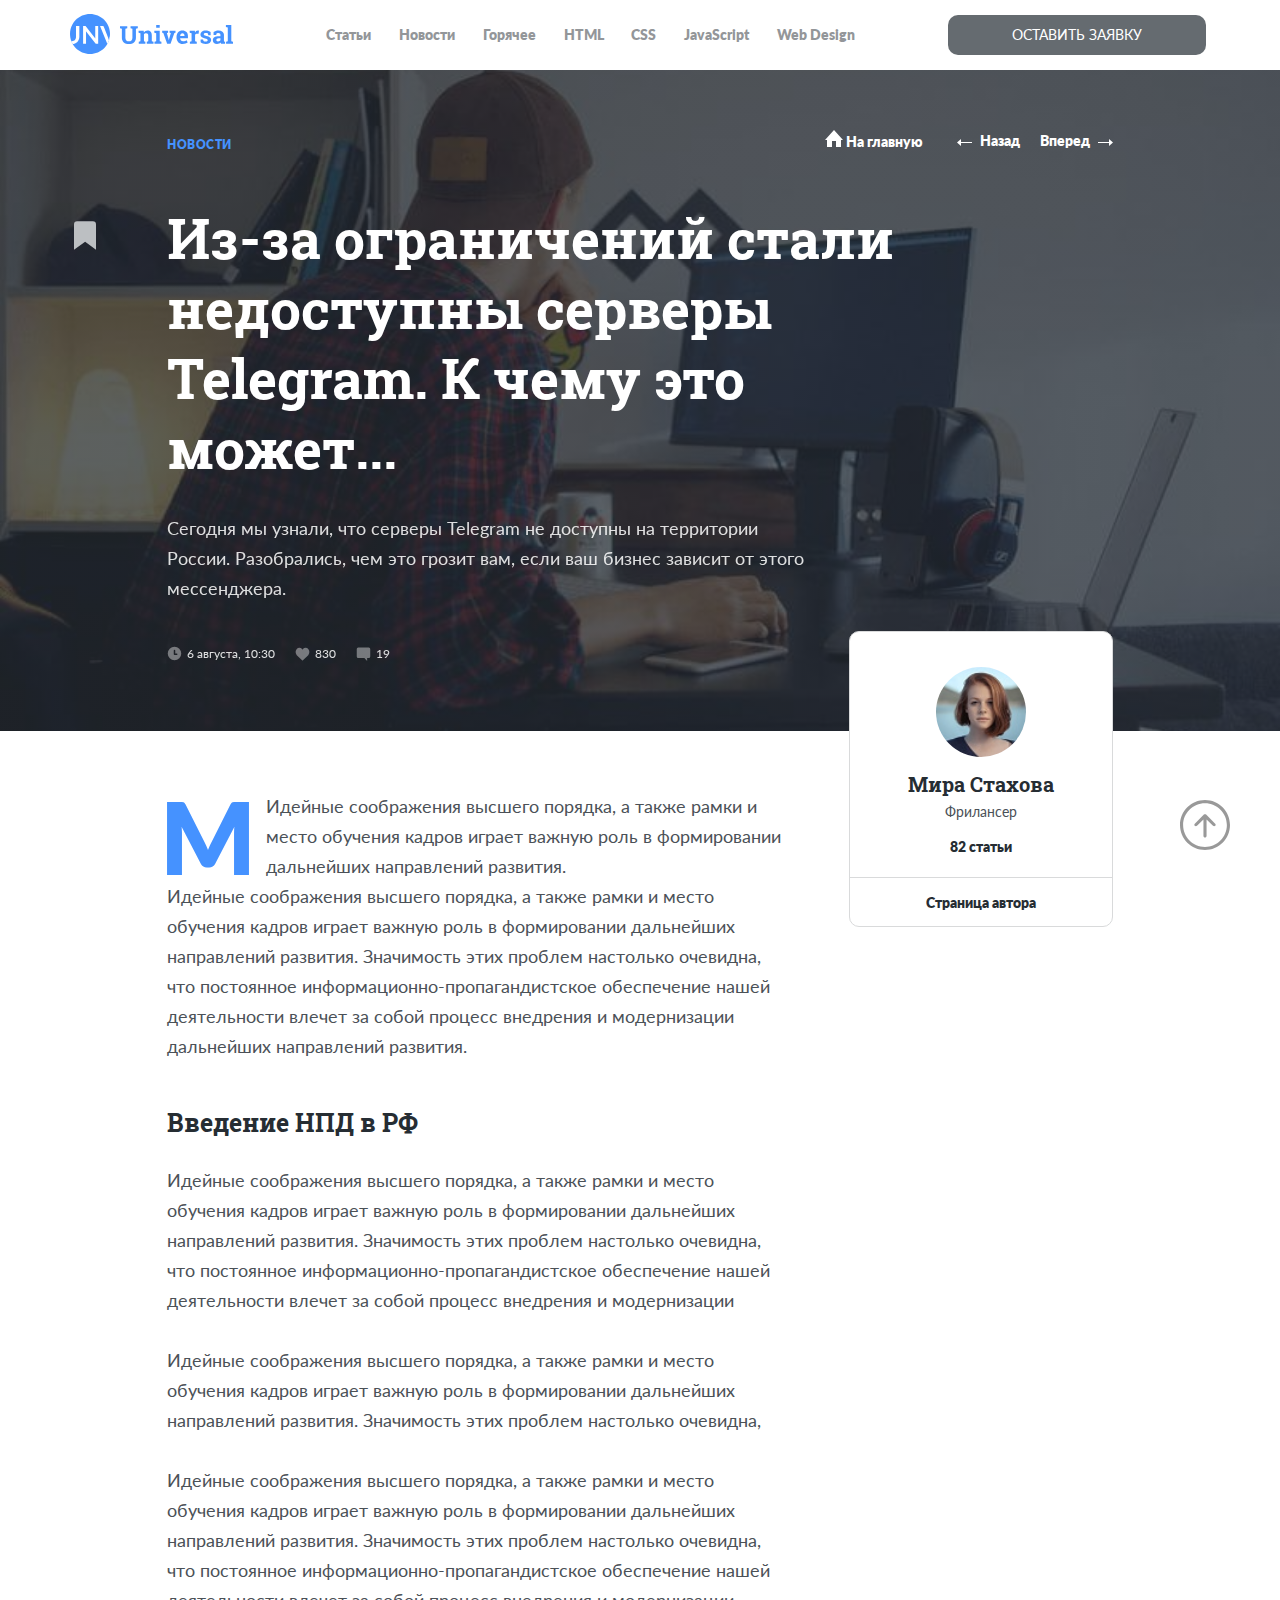
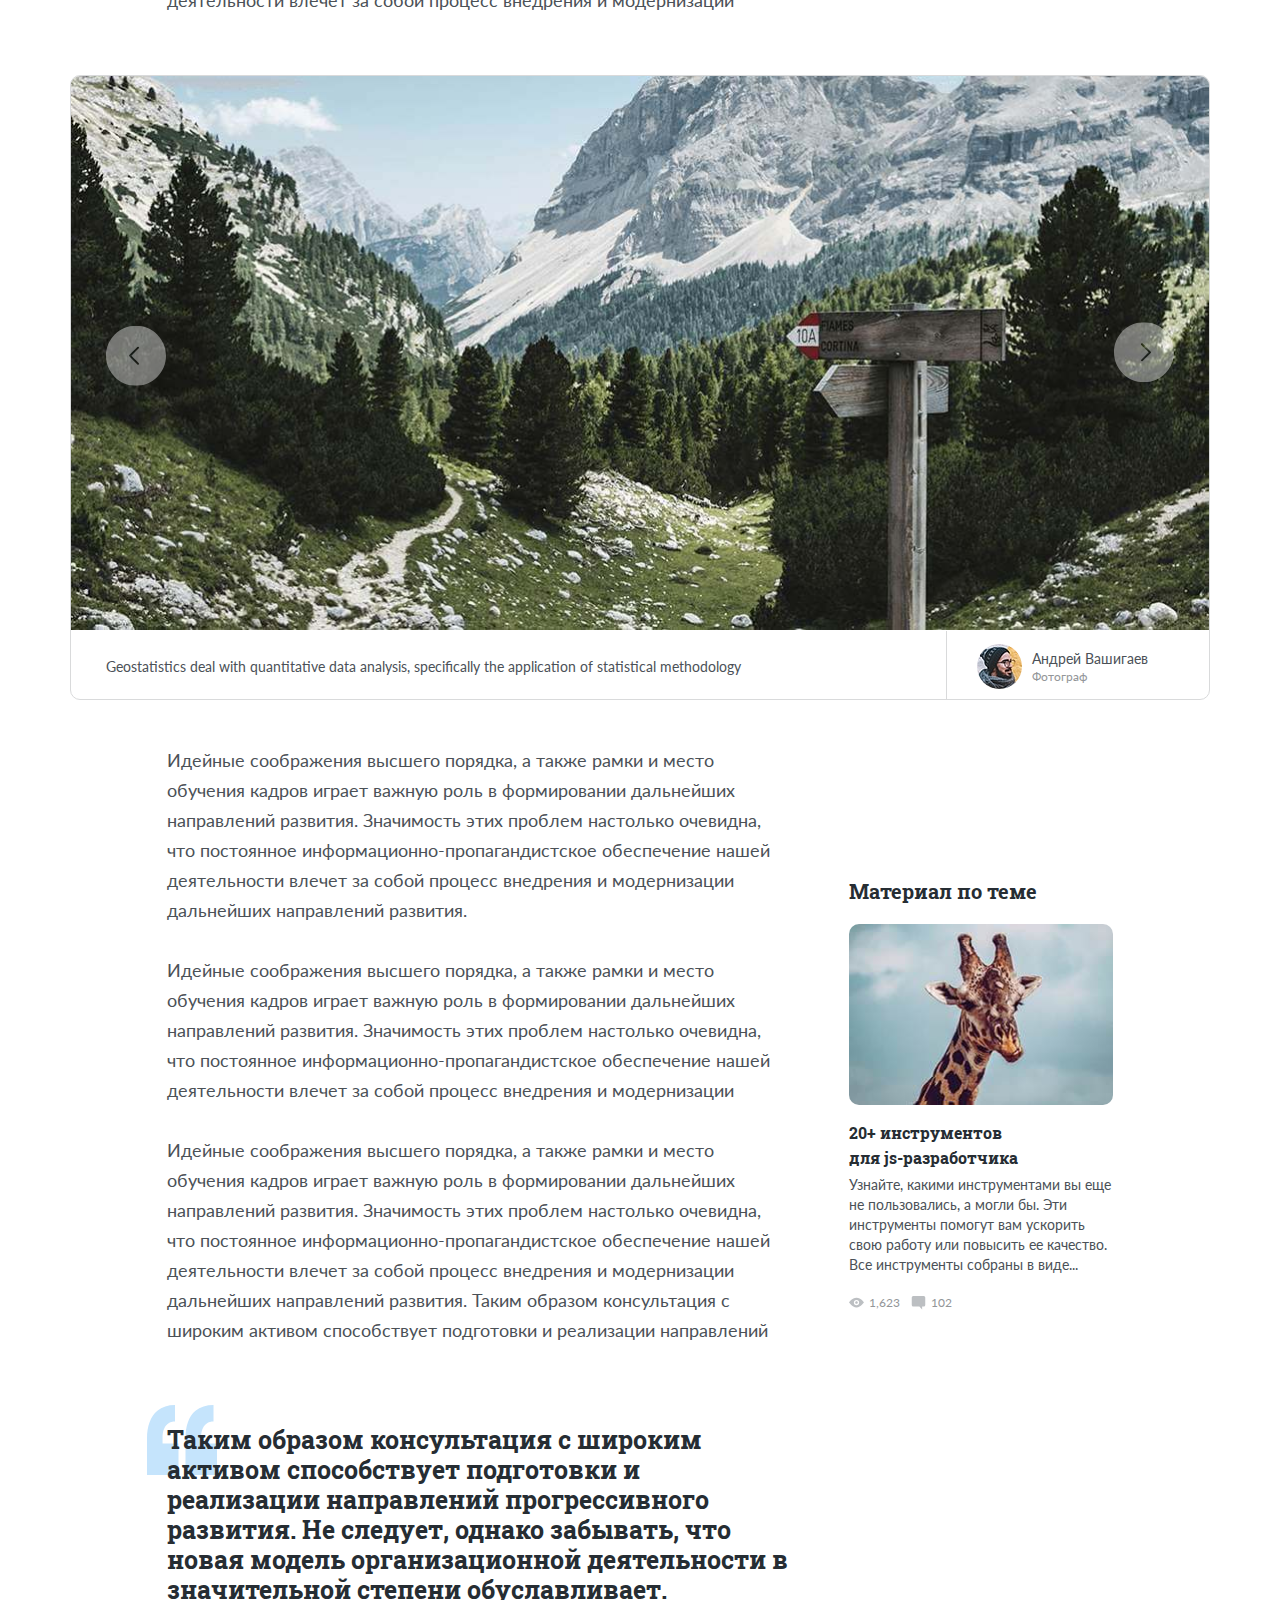
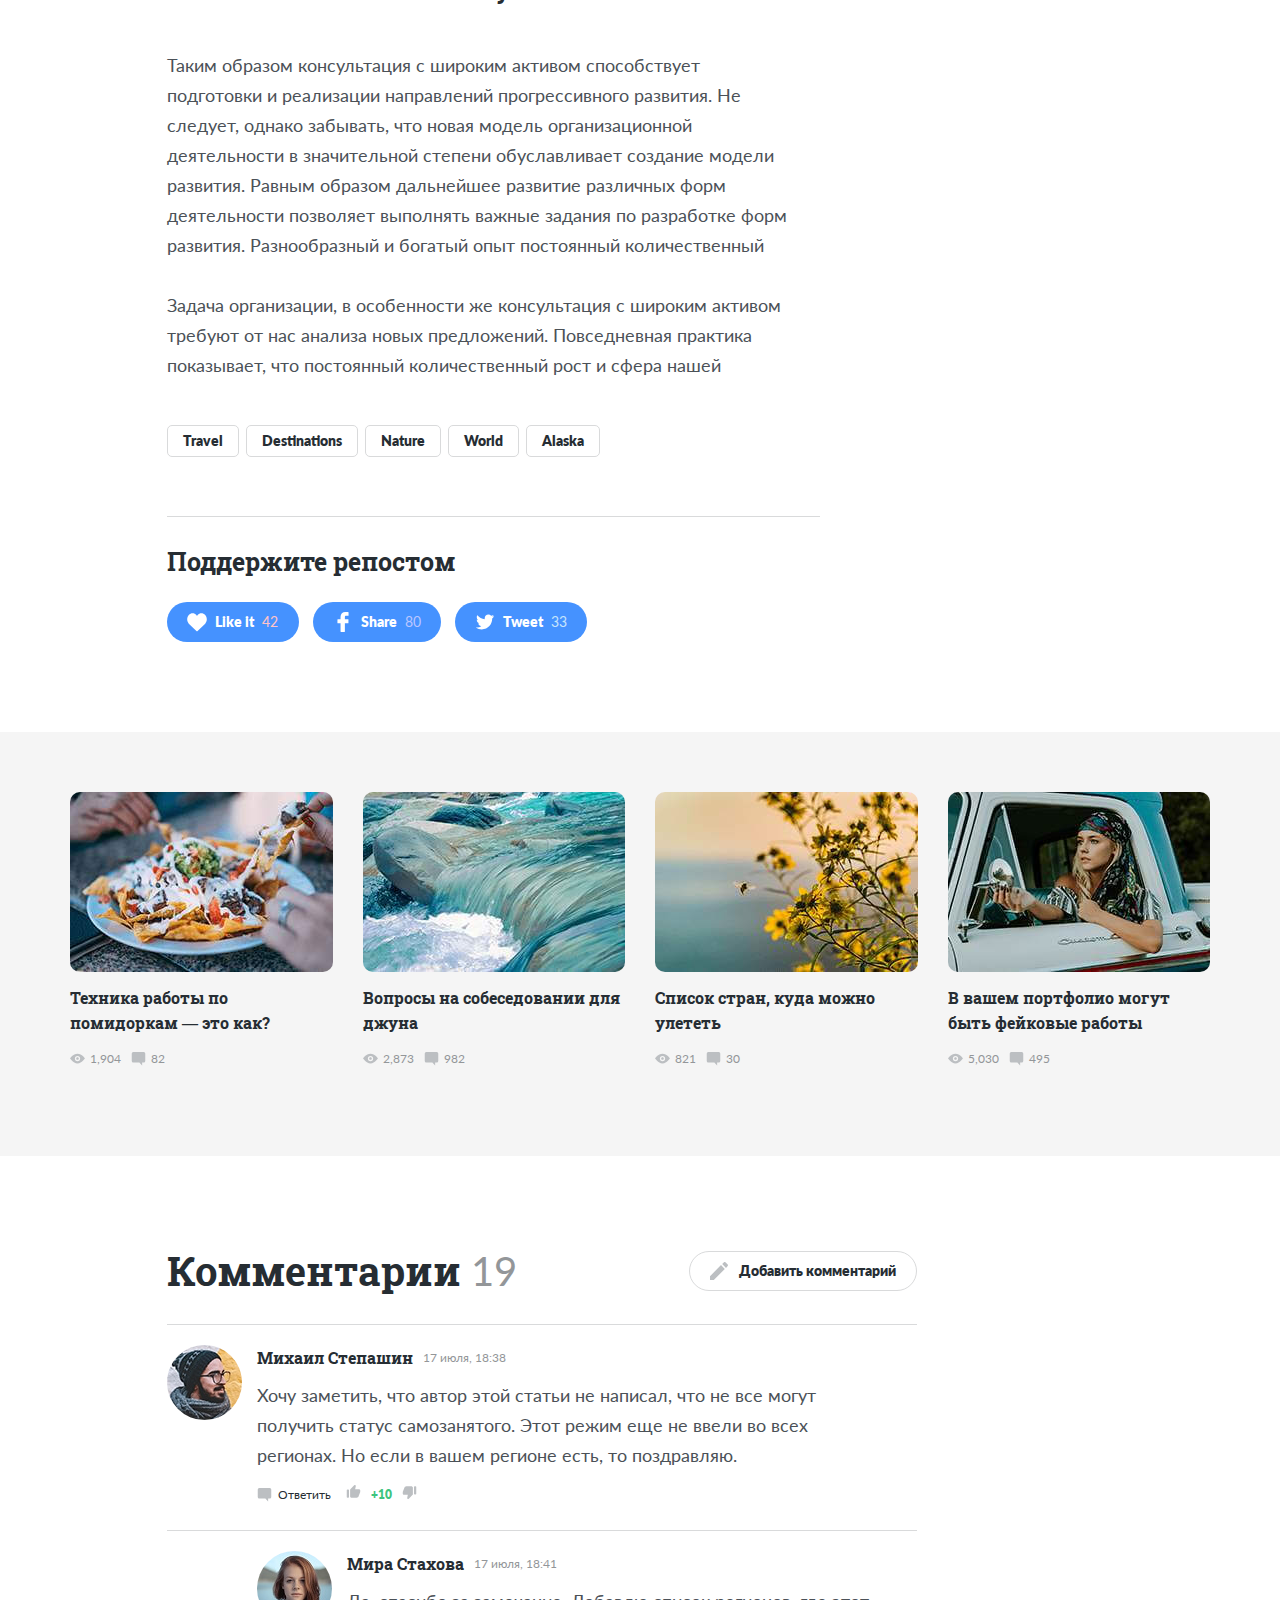
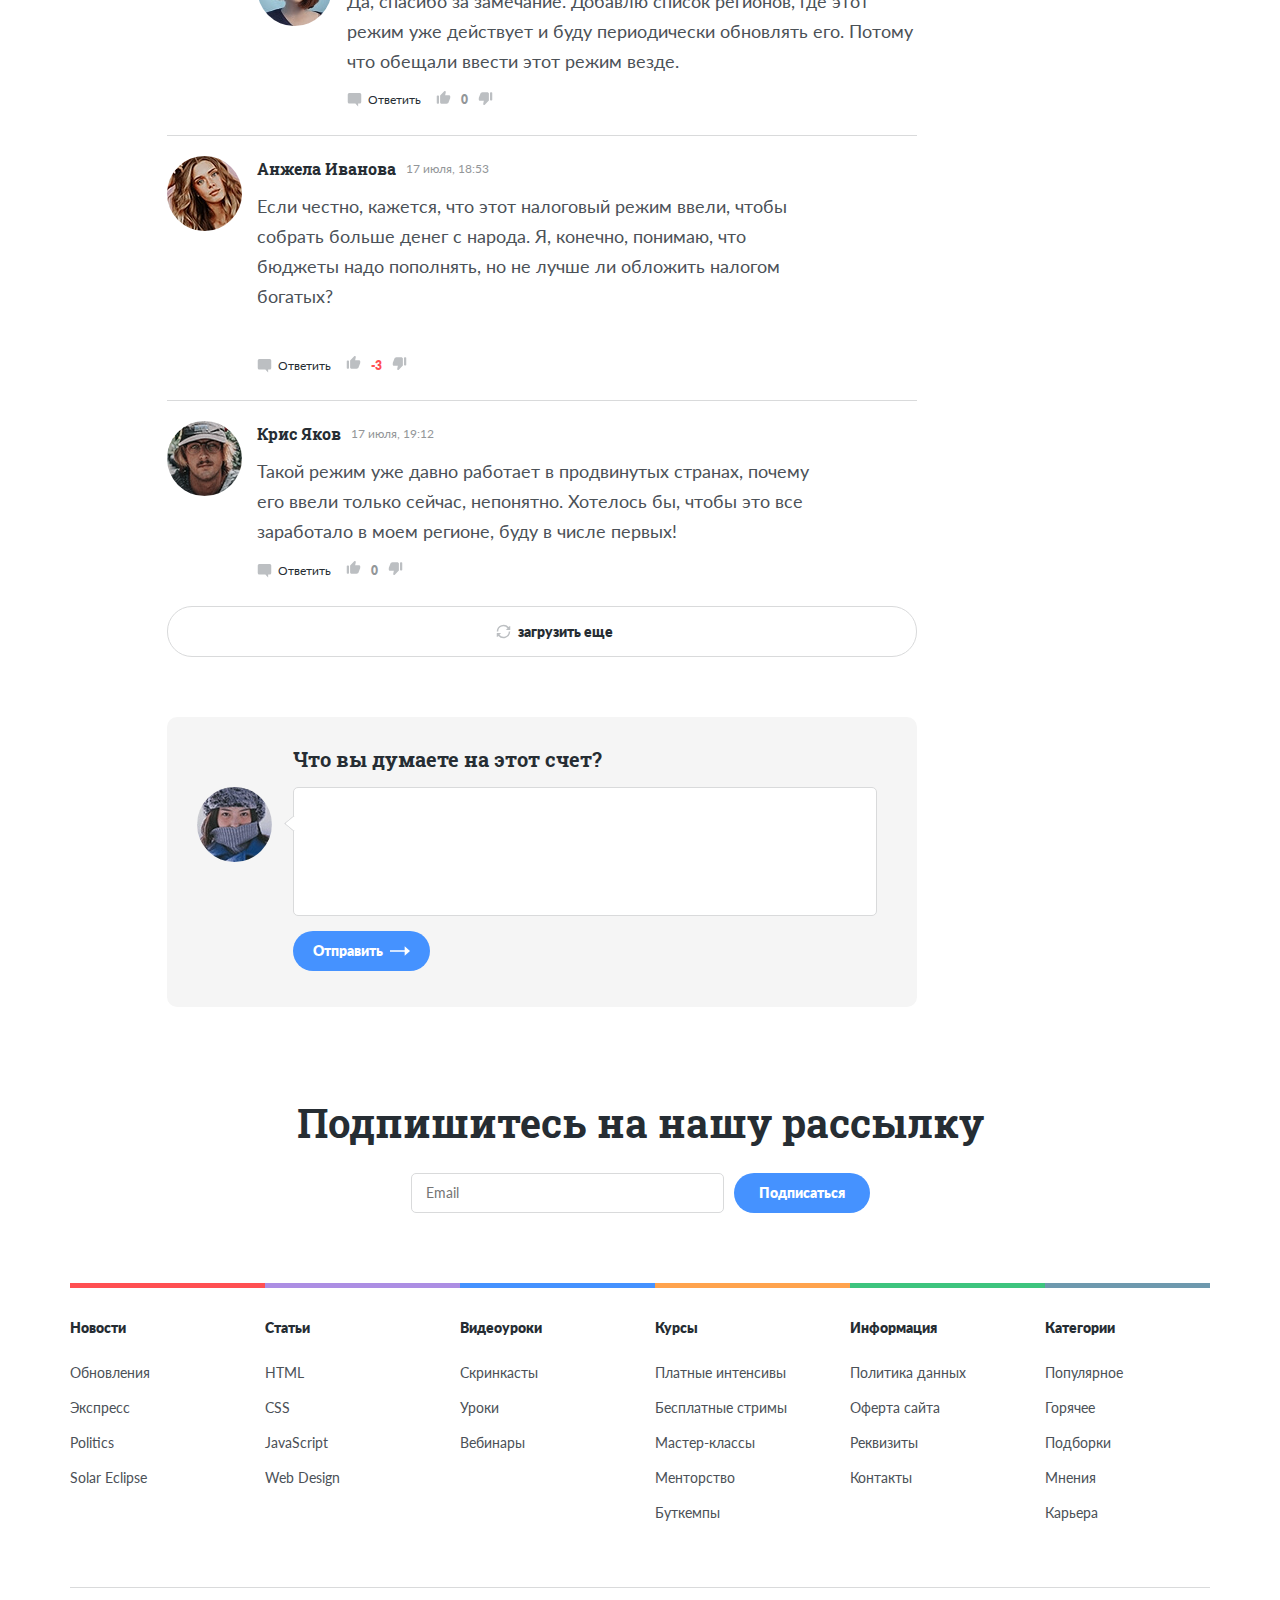
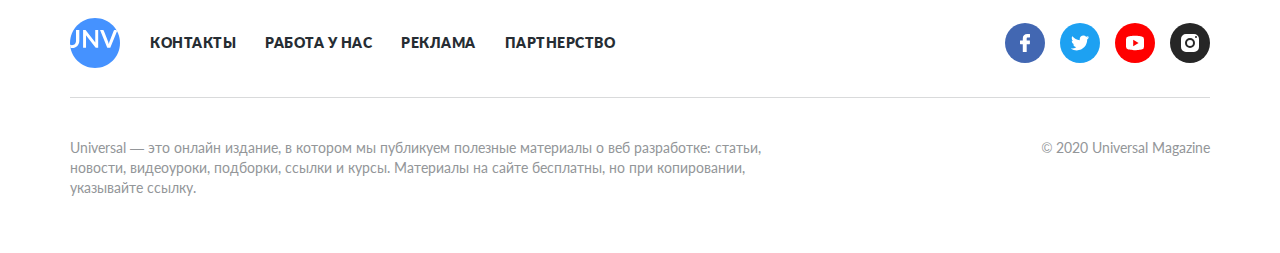
<file: articales/article-new-2.html>
<!DOCTYPE html>
<html lang="ru">
<head>
  <meta charset="UTF-8">
  <meta http-equiv="X-UA-Compatible" content="IE=edge">
  <meta name="viewport" content="width=device-width, initial-scale=1.0">
  <title>Universal</title>
  <link rel="stylesheet" href="../css/style.min.css">
  <link rel="icon" type="image/svg+xml" href="../img/favicon.svg">
  <script src="../js/main.js" defer></script>
  <script src="../js/validator.js" defer></script>
  <script src="../js/modal.js" defer></script>
  <script src="../js/mobile-menu.js" defer></script>
  <script src="../js/slider.js" defer></script>
  <script src="../js/slider-button.js" defer></script>
  <script src="../js/bookmark.js" defer></script>
  <script src="../js/comments.js" defer></script>
</head>
<body class="body body_light">
  <!-- Header -->
  <header class="header">
    <div class="header__container header__container_light container">
      <div class="header__inner inner">
        <a href="#" class="header__logo logo">
          <img src="../img/logo-light.svg" alt="" class="header__logo-img">
        </a>
        <nav class="header__nav-menu nav-menu nav-menu_light nav-menu_additional-page">
          <a href="#articales" class="nav-menu__link nav-menu__link_light">Статьи</a>
          <a href="#news" class="nav-menu__link nav-menu__link_light">Новости</a>
          <a href="#hot" class="nav-menu__link nav-menu__link_light">Горячее</a>
          <a href="#footer" class="nav-menu__link nav-menu__link_light">HTML</a>
          <a href="#footer" class="nav-menu__link nav-menu__link_light">CSS</a>
          <a href="#js" class="nav-menu__link nav-menu__link_light">JavaScript</a>
          <a href="#footer" class="nav-menu__link nav-menu__link_light">Web Design</a>
          <button class="header__button header__button_additional-page modal-button">ОСТАВИТЬ ЗАЯВКУ</button>
        </nav>
        <div class="header__mobile-menu mobile-menu header__mobile-menu_light">
          <span class="header__mobile-menu-line header__mobile-menu-line_light"></span>
        </div>
        <!-- /.mobile-menu -->
      </div>
      <!-- /.header__inner -->
    </div>
    <!-- /.header__container -->
  </header>
  <!-- Заголовок статьи -->
  <div class="articles">
    <div class="articles__container container">
      <div class="articles__item articles__item_additional-page">
        <div class="articles__img-wrap articles__img-wrap_additional-page">
          <img
            src="../img/article-3.jpg"
            alt=""
            class="articles__img articles__img_additional-page"
          >
        </div>
        <!-- /.articles__img-wrap -->
        <div class="articles__info articles__info_additional-page">
          
          <div class="articles__bookmark articles__bookmark_additional-page bookmark">
            <svg
              class="articles__bookmark-icon articles__bookmark-icon_additional-page"
              width="22"
              height="29"
            >
              <use href="../img/icons.svg#bookmark-icon"></use>
            </svg>
          </div>
          <!-- /.articles__bookmark -->

          <div class="articles__info-top-group">
            <span class="articles__section section section_blue">Новости</span>

            <nav class="articles__nav-menu">
              <a href="../index.html" class="articles__link articles__link_home">
                <svg
                  class="articles__link-icon articles__link-icon_home"
                  width="18"
                  height="17"
                >
                  <use href="../img/icons.svg#home-icon"></use>
                </svg>
                На главную
              </a>
              <a href="article-new-1.html" class="articles__link articles__link_prev">
                <svg
                  class="articles__link-icon articles__link-icon_inverted"
                  width="15"
                  height="7"
                >
                  <use href="../img/icons.svg#button-arrow_inverted"></use>
                </svg>
                Назад
              </a>
              <a href="#" class="articles__link articles__link_next">
                Вперед
                <svg
                  class="articles__link-icon"
                  width="15"
                  height="7"
                >
                  <use href="../img/icons.svg#button-arrow"></use>
                </svg>
              </a>
            </nav>
          </div>
          <!-- /.articles__info-top-group -->
          
          <h1 class="articles__title articles__title_additional-page">Из-за ограничений стали недоступны серверы Telegram. К чему это может...</h1>
          <p class="articles__text articles__text_additional-page">Сегодня мы узнали, что серверы Telegram не доступны на территории России. Разобрались, чем это
          грозит вам, если ваш бизнес зависит от этого мессенджера.</p>
          <div class="articles__info-group articles__info-group_additional-page">
            <svg
              class="articles__clock-icon articles__clock-icon_additional-page"
              width="15"
              height="15"
            >
              <use href="../img/icons.svg#clock-icon"></use>
            </svg>
            <span class="articles__data articles__data_additional-page">6 августа, 10:30</span>
            <svg
              class="articles__like-icon articles__like-icon_additional-page"
              width="15"
              height="14"
            >
              <use href="../img/icons.svg#like-icon"></use>
            </svg>
            <span class="articles__like-counter articles__like-counter_additional-page">830</span>
            <svg
              class="articles__comment-icon articles__comment-icon_additional-page"
              width="15"
              height="14"
            >
              <use href="../img/icons.svg#comment-icon"></use>
            </svg>
            <span class="articles__comment-counter articles__comment-counter_additional-page">19</span>
          </div>
          <!-- /.articles__info-group -->
        </div>
        <!-- /.articles__info -->
      </div>
      <!-- /.articles__item -->
    </div>
    <!-- /.head__container -->
  </div>
  <!-- Начало ститьи -->
  <div id="articales"  class="article-begin">
    <div class="article-begin__container container">
      <div class="article-begin__inner inner">
        <div class="article-begin__indention">
          <p class="article-begin__text article-begin__text_first">
            M Идейные соображения высшего порядка, а также рамки и место обучения кадров играет важную роль в
            формировании дальнейших направлений развития.<br>
            Идейные соображения высшего порядка, а также рамки и место обучения кадров играет важную роль в
            формировании дальнейших направлений развития. Значимость этих проблем настолько очевидна, что
            постоянное информационно-пропагандистское обеспечение нашей деятельности влечет за собой процесс
            внедрения и модернизации дальнейших направлений развития.
          </p>
          <!-- /.article-begin__text -->
          <div class="article-begin__card-author card-author">
            <img src="../img/miraStahova.jpg" alt="" class="card-author__avatar">
            <div class="card-author__info-group">
              <span class="card-author__name">Мира Стахова</span>
              <span class="card-author__profession">Фрилансер</span>
              <span class="card-author__articles-count">82 статьи</span>
            </div>
            <!-- /.card-author__info-group -->
            <span class="card-author__divider"></span>
            <a href="#" class="card-author__site">Страница автора</a>
          </div>
          <h2 class="article-begin__title">Введение НПД в РФ</h2>
          <p class="article-begin__text">
            Идейные соображения высшего порядка, а также рамки и место обучения кадров играет важную роль в
            формировании дальнейших направлений развития. Значимость этих проблем настолько очевидна, что
            постоянное информационно-пропагандистское обеспечение нашей деятельности влечет за собой процесс
            внедрения и модернизации
          </p>
          <p class="article-begin__text">
            Идейные соображения высшего порядка, а также рамки и место обучения кадров играет важную роль в
            формировании дальнейших направлений развития. Значимость этих проблем настолько очевидна,
          </p>
          <p class="article-begin__text">
            Идейные соображения высшего порядка, а также рамки и место обучения кадров играет важную роль в
            формировании дальнейших направлений развития. Значимость этих проблем настолько очевидна, что
            постоянное информационно-пропагандистское обеспечение нашей деятельности влечет за собой процесс
            внедрения и модернизации
          </p>
          <!-- /.article-begin__card -->
        </div>
        <!-- /.article-begin__indention -->
      </div>
      <!-- /.article-begin__inner -->
    </div>
    <!-- /.article-begin__container -->
  </div>
  <!-- /.articles__begin -->
  <!-- Сладер -->
  <div id="news" class="articales-photos">
    <div class="articales-photos__container container">
      <div class="articales-photos__slider slider">
        <div class="slider__wrap slider__wrap_acticale">
          <div class="slider__buttons-bar">
            <div class="slider__buttons slider__buttons_prev buttons buttons_prev">
              <svg
                class="slider__buttons-icon slider__buttons-icon_prev"
                width="60"
                height="60"
              >
                <use href="../img/icons.svg#slider-button"></use>
              </svg>
            </div>
            <!-- /.slider__button-prev -->
            <div class="slider__buttons slider__buttons_next buttons buttons_next">
              <svg
                class="slider__buttons-icon slider__buttons-icon_next"
                width="60"
                height="60"
              >
                <use href="../img/icons.svg#slider-button"></use>
              </svg>
            </div>
            <!-- /.slider__button-next -->
          </div>
          <!-- /.slider__buttons -->
          <!-- Слайд 1 -->
          <div class="slider__acticale-slide acticale-slide slide">
            <img src="../img/article-slide-1.jpg" alt="" class="acticale-slide__img">
          </div>
          <!-- /.slider__acticale-slide -->
          <!-- Слайд 2 -->
          <div class="slider__acticale-slide acticale-slide slide">
            <img src="../img/article-slide-2.jpg" alt="" class="acticale-slide__img">
          </div>
          <!-- /.slider__acticale-slide -->
          <!-- Слайд 3 -->
          <div class="slider__acticale-slide acticale-slide slide">
            <img src="../img/article-slide-3.jpg" alt="" class="acticale-slide__img">
          </div>
          <!-- /.slider__acticale-slide -->
          <!-- Слайд 4 -->
          <div class="slider__acticale-slide acticale-slide slide">
            <img src="../img/article-slide-4.jpg" alt="" class="acticale-slide__img">
          </div>
          <!-- /.slider__acticale-slide -->
          <!-- Слайд 5 -->
          <div class="slider__acticale-slide acticale-slide slide">
            <img src="../img/article-5.jpg" alt="" class="acticale-slide__img">
          </div>
          <!-- /.slider__acticale-slide -->
        </div>
        <!-- /.slider__wrap -->

        <!-- Подпись Слайд 1 -->
        <div class="slider__acticale-slide-caption acticale-slide-caption">
          <span class="acticale-slide-caption__span">Geostatistics deal with quantitative data analysis,
            specifically the application of statistical methodology</span>
          <span class="acticale-slide-caption__divider"></span>
          <div class="acticale-slide-caption__author">
            <img
              src="../img/andreyVashigaev.jpg"
              alt=""
              class="acticale-slide-caption__author-avatar"
            >
            <div class="acticale-slide-caption__author-info">
              <span class="acticale-slide-caption__author-name">Андрей Вашигаев</span>
              <span class="acticale-slide-caption__author-profession">Фотограф</span>
            </div>
            <!-- /.acticale-slide-caption__author-info -->
          </div>
          <!-- /.acticale-slide-caption__author -->
        </div>
        <!-- /.slider__acticale-slide-caption -->
      </div>
      <!-- /.articales-photos__slider -->
    </div>
    <!-- /.articales__container -->
  </div>
  <!-- /.articales-slider -->
  <!-- Продолжение ститьи -->
  <div id="js" class="article-continuation">
    <div class="article-continuation__container container">
      <div class="article-continuation__inner inner">
        <div class="article-continuation__indention">
          <div class="article-continuation__card-additional card-additional">
            <h3 class="card-additional__rubric">Материал по теме</h3>
            <img
              src="../img/article-additional.jpg"
              alt=""
              class="card-additional__img"
            >
            <div class="card-additional__info">
              <h3 class="card-additional__title">20+ инструментов для js-разработчика</h3>
              <span class="card-additional__text">Узнайте, какими инструментами вы еще не пользовались, а могли
                бы. Эти инструменты помогут вам ускорить свою работу или повысить ее качество. Все инструменты
                собраны в виде...</span>
              <div class="card-additional__info-bar">
                <svg
                  class="card-additional__views-icon card-additional__icons"
                  width="15"
                  height="11"
                >
                  <use href="../img/icons.svg#views-icon"></use>
                </svg>
                <span class="card-additional__views-count">1,623</span>
                <svg
                  class="card-additional__comment-icon card-additional__icons"
                  width="15"
                  height="15"
                >
                  <use href="../img/icons.svg#comment-icon"></use>
                </svg>
                <span class="card-additional__comment-count">102</span>
              </div>
              <!-- /.card-additional__info-bar -->
            </div>
            <!-- /.card-additional__info -->
          </div>
          <!-- /.article-continuation__card-additional -->
          <p class="article-continuation__text">
            Идейные соображения высшего порядка, а также рамки и место обучения кадров играет важную роль в
            формировании дальнейших направлений развития. Значимость этих проблем настолько очевидна, что
            постоянное информационно-пропагандистское обеспечение нашей деятельности влечет за собой процесс
            внедрения и модернизации дальнейших направлений развития.
          </p>
          <p class="article-continuation__text">
            Идейные соображения высшего порядка, а также рамки и место обучения кадров играет важную роль в
            формировании дальнейших направлений развития. Значимость этих проблем настолько очевидна, что
            постоянное информационно-пропагандистское обеспечение нашей деятельности влечет за собой процесс
            внедрения и модернизации
          </p>
          <p class="article-continuation__text">
            Идейные соображения высшего порядка, а также рамки и место обучения кадров играет важную роль в
            формировании дальнейших направлений развития. Значимость этих проблем настолько очевидна, что
            постоянное информационно-пропагандистское обеспечение нашей деятельности влечет за собой процесс
            внедрения и модернизации дальнейших направлений развития. Таким образом консультация с широким
            активом способствует подготовки и реализации направлений
          </p>
          <p id="hot" class="article-continuation__quote">
            <svg
              class="article-continuation__quote-icon"
              width="70"
              height="70"
            >
              <use href="../img/icons.svg#quote-icon"></use>
            </svg>
            Таким образом консультация с широким активом способствует подготовки и реализации направлений
            прогрессивного развития. Не следует, однако забывать, что новая модель организационной деятельности
            в значительной степени обуславливает.
          </p>
          <p class="article-continuation__text">
            Таким образом консультация с широким активом способствует подготовки и реализации направлений
            прогрессивного развития. Не следует, однако забывать, что новая модель организационной деятельности
            в значительной степени обуславливает создание модели развития. Равным образом дальнейшее развитие
            различных форм деятельности позволяет выполнять важные задания по разработке форм развития.
            Разнообразный и богатый опыт постоянный количественный
          </p>
          <p class="article-continuation__text">
            Задача организации, в особенности же консультация с широким активом требуют от нас анализа новых
            предложений. Повседневная практика показывает, что постоянный количественный рост и сфера нашей
          </p>
          <div class="article-continuation__tads-bar">
            <a href="#" class="article-continuation__tag">Travel</a>
            <a href="#" class="article-continuation__tag">Destinations</a>
            <a href="#" class="article-continuation__tag">Nature</a>
            <a href="#" class="article-continuation__tag">World</a>
            <a href="#" class="article-continuation__tag">Alaska</a>
          </div>
          <!-- /.article-continuation__tads-bar -->
          <span class="article-continuation__divider"></span>
          <div class="article-continuation__links-bar">
            <h3 class="article-continuation__links-bar-title">Поддержите репостом</h3>
            <div class="article-continuation__links-group">
              <button class="article-continuation__button-like">
                <svg
                  class="article-continuation__like-icon article-continuation__icons"
                  width="20"
                  height="20"
                >
                  <use href="../img/icons.svg#like-icon"></use>
                </svg>
                Like it
                <span class="article-continuation__like-count">42</span>
              </button>
              <a href="https://www.facebook.com/" target="_blank" class="article-continuation__link">
                <svg
                  class="article-continuation__facebook-icon article-continuation__icons"
                  width="20"
                  height="20"
                >
                  <use href="../img/icons.svg#facebook-icon"></use>
                </svg>
                Share
                <span class="article-continuation__share-count">80</span>
              </a>
              <a href="https://twitter.com/" target="_blank" class="article-continuation__link">
                <svg
                  class="article-continuation__twitter-icon article-continuation__icons"
                  width="20"
                  height="20"
                >
                  <use href="../img/icons.svg#twitter-icon"></use>
                </svg>
                Tweet
                <span class="article-continuation__tweet-count">33</span>
              </a>
            </div>
            <!-- /.article-continuation__links-group -->
          </div>
          <!-- /.article-continuation__links-bar -->
        </div>
        <!-- /.article-continuation__indention -->
      </div>
      <!-- /.article-continuation__inner -->
    </div>
    <!-- /.article-continuation__container -->
  </div>
  <!-- /.articles__continuation -->
  <div class="articales-cards">
    <div class="articales-cards__container container">
      <div class="articales-cards__inner inner">
        <!-- Карточка 1 -->
        <div class="articales-cards__item">
          <img src="../img/articles-cards-item-1.jpg" alt="" class="articales-cards__img">
          <h3 class="articales-cards__title">Техника работы по помидоркам — это как?</h3>
          <div class="articales-cards__info">
            <svg
              class="articales-cards__views-icon articales-cards__icons"
              width="15"
              height="11"
            >
              <use href="../img/icons.svg#views-icon"></use>
            </svg>
            <span class="articales-cards__views-count articales-cards__counters">1,904</span>
            <svg
              class="articales-cards__comment-icon articales-cards__icons"
              width="15"
              height="15"
            >
              <use href="../img/icons.svg#comment-icon"></use>
            </svg>
            <span class="articales-cards__comment-count articales-cards__counters">82</span>
          </div>
          <!-- /.articales-cards__info -->
        </div>
        <!-- /.articales-cards__item -->
        <!-- Карточка 2 -->
        <div class="articales-cards__item">
          <img src="../img/articles-cards-item-2.jpg" alt="" class="articales-cards__img">
          <h3 class="articales-cards__title">Вопросы на собеседовании для джуна</h3>
          <div class="articales-cards__info">
            <svg
              class="articales-cards__views-icon articales-cards__icons"
              width="15"
              height="15"
            >
              <use href="../img/icons.svg#views-icon"></use>
            </svg>
            <span class="articales-cards__views-count articales-cards__counters">2,873</span>
            <svg
              class="articales-cards__comment-icon articales-cards__icons"
              width="15"
              height="15"
            >
              <use href="../img/icons.svg#comment-icon"></use>
            </svg>
            <span class="articales-cards__comment-count articales-cards__counters">982</span>
          </div>
          <!-- /.articales-cards__info -->
        </div>
        <!-- /.articales-cards__item -->
        <!-- Карточка 3 -->
        <div class="articales-cards__item">
          <img src="../img/articles-cards-item-3.jpg" alt="" class="articales-cards__img">
          <h3 class="articales-cards__title">Список стран, куда можно улететь</h3>
          <div class="articales-cards__info">
            <svg
              class="articales-cards__views-icon articales-cards__icons"
              width="15"
              height="11"
            >
              <use href="../img/icons.svg#views-icon"></use>
            </svg>
            <span class="articales-cards__views-count articales-cards__counters">821</span>
            <svg
              class="articales-cards__comment-icon articales-cards__icons"
              width="15"
              height="15"
            >
              <use href="../img/icons.svg#comment-icon"></use>
            </svg>
            <span class="articales-cards__comment-count articales-cards__counters">30</span>
          </div>
          <!-- /.articales-cards__info -->
        </div>
        <!-- /.articales-cards__item -->
        <!-- Карточка 4 -->
        <div class="articales-cards__item">
          <img src="../img/articles-cards-item-4.jpg" alt="" class="articales-cards__img">
          <h3 class="articales-cards__title">В вашем портфолио могут быть фейковые работы</h3>
          <div class="articales-cards__info">
            <svg
              class="articales-cards__views-icon articales-cards__icons"
              width="15"
              height="11"
            >
              <use href="../img/icons.svg#views-icon"></use>
            </svg>
            <span class="articales-cards__views-count articales-cards__counters">5,030</span>
            <svg
              class="articales-cards__comment-icon articales-cards__icons"
              width="15"
              height="15"
            >
              <use href="../img/icons.svg#comment-icon"></use>
            </svg>
            <span class="articales-cards__comment-count articales-cards__counters">495</span>
          </div>
          <!-- /.articales-cards__info -->
        </div>
        <!-- /.articales-cards__item -->
      </div>
      <!-- /.articales-cards__inner -->
    </div>
    <!-- /.articales-cards__container -->
  </div>
  <!-- /.articales-cards -->
  <div class="comments">
    <div class="comments__container container">
      <div class="comments__inner inner">
        <div class="comments__header">
          <h3 class="comments__title" id="19">Комментарии</h3>
          <button class="comments__button-add-comment">
            <svg
              class="comments__button-add-comment-icon"
              width="18"
              height="18"
            >
              <use href="../img/icons.svg#pencil-icon"></use>
            </svg>
            Добавить комментарий
          </button>
        </div>
        <!-- /.comments__header -->
        <div class="comments__items">
          <!-- Комментарий 1 -->
          <div class="comments__item">
            <span class="comments__divider"></span>

            <div class="comments__comment">
              <img src="../img/mishailStepashin.jpg" alt="" class="comments__avatar">
              
                <div class="comments__info-group">
                  <span class="comments__user-name">Михаил Степашин</span>
                  <span class="comments__data">17 июля, 18:38</span>
                </div>

                <span class="comments__text">Хочу заметить, что автор этой статьи не написал, что не все могут получить статус самозанятого. Этот режим еще не ввели во всех регионах. Но если в вашем регионе есть, то поздравляю.</span>
                <div class="comments__info-bar">
                  <button class="comments__button-reply">
                    <svg
                      class="comments__button-reply-icon"
                      width="15"
                      height="15"
                    >
                      <use href="../img/icons.svg#comment-icon"></use>
                    </svg>
                    Ответить
                  </button>
                  <button class="comments__button-rating comments__button-rating_up">
                    <svg
                      class="comments__button-rating-icon"
                      width="15"
                      height="15"
                    >
                      <use href="../img/icons.svg#thumb-icon_up"></use>
                    </svg>
                  </button>
                  <span class="comments__rating-count comments__rating-count_positive">+10</span>
                  <button class="comments__button-rating comments__button-rating_down">
                    <svg
                      class="comments__button-rating-icon"
                      width="15"
                      height="15"
                    >
                      <use href="../img/icons.svg#thumb-icon_down"></use>
                    </svg>
                  </button>
                </div>
                <!-- /.comments__info-bar -->
              <!-- </div> -->
              <!-- /.comments__info -->

            </div>
            <!-- /.comments__comment -->
          </div>
          <!-- /.comments__item -->

          <!-- Комментарий 2 -->
          <div class="comments__item">
            <span class="comments__divider"></span>
            <div class="comments__comment reply">
              <img src="../img/miraStahova.jpg" alt="" class="comments__avatar">
              
              <!-- <div class="comments__info"> -->
                
                <div class="comments__info-group">
                  <span class="comments__user-name">Мира Стахова</span>
                  <span class="comments__data">17 июля, 18:41</span>
                </div>
                <!-- /.comments__info-group -->
                
                <span class="comments__text">Да, спасибо за замечание. Добавлю список регионов, где этот режим уже действует и буду периодически обновлять его. Потому что обещали ввести этот режим везде.</span>
                
                <div class="comments__info-bar">
                  <button class="comments__button-reply">
                    <svg
                      class="comments__button-reply-icon"
                      width="15"
                      height="15"
                    >
                      <use href="../img/icons.svg#comment-icon"></use>
                    </svg>
                    Ответить
                  </button>
                  <button class="comments__button-rating comments__button-rating_up">
                    <svg
                      class="comments__button-rating-icon"
                      width="15"
                      height="15"
                    >
                      <use href="../img/icons.svg#thumb-icon_up"></use>
                    </svg>
                  </button>
                  <span class="comments__rating-count comments__rating-count_null">0</span>
                  <button class="comments__button-rating comments__button-rating_down">
                    <svg
                      class="comments__button-rating-icon"
                      width="15"
                      height="15"
                    >
                      <use href="../img/icons.svg#thumb-icon_down"></use>
                    </svg>
                  </button>
                </div>
                <!-- /.comments__info-bar -->

              <!-- </div> -->
              <!-- /.comments__info -->

            </div>
            <!-- /.comments__comment -->
          </div>
          <!-- /.comments__item -->
          <!-- Комментарий 3 -->
          <div class="comments__item">
            <span class="comments__divider"></span>
            <div class="comments__comment">
              <img src="../img/anjelaIvanova.jpg" alt="" class="comments__avatar">
              
              <!-- <div class="comments__info"> -->

                <div class="comments__info-group">
                  <span class="comments__user-name">Анжела Иванова</span>
                  <span class="comments__data">17 июля, 18:53</span>
                </div>
                <!-- /.comments__info-group -->
                
                <span class="comments__text">Если честно, кажется, что этот налоговый режим ввели, чтобы собрать больше денег с народа. Я, конечно, понимаю, что бюджеты надо пополнять, но не лучше ли обложить налогом богатых? <br> <br>
                </span>
                <div class="comments__info-bar">
                  <button class="comments__button-reply">
                    <svg
                      class="comments__button-reply-icon"
                      width="15"
                      height="15"
                    >
                      <use href="../img/icons.svg#comment-icon"></use>
                    </svg>
                    Ответить
                  </button>
                  <button class="comments__button-rating comments__button-rating_up">
                    <svg
                      class="comments__button-rating-icon"
                      width="15"
                      height="15"
                    >
                      <use href="../img/icons.svg#thumb-icon_up"></use>
                    </svg>
                  </button>
                  <span class="comments__rating-count comments__rating-count_negative ">-3</span>
                  <button class="comments__button-rating comments__button-rating_down">
                    <svg
                      class="comments__button-rating-icon"
                      width="15"
                      height="15"
                    >
                      <use href="../img/icons.svg#thumb-icon_down"></use>
                    </svg>
                  </button>
                </div>
                <!-- /.comments__info-bar -->
              <!-- </div> -->
              <!-- /.comments__info -->
            </div>
            <!-- /.comments__comment -->
          </div>
          <!-- /.comments__item -->
          <!-- Комментарий 4 -->
          <div class="comments__item">
            <span class="comments__divider"></span>
            <div class="comments__comment">
              <img
                src="../img/krisJakov.jpg"
                alt=""
                class="comments__avatar"
              >
              
              <!-- <div class="comments__info"> -->
          
                <div class="comments__info-group">
                  <span class="comments__user-name">Крис Яков</span>
                  <span class="comments__data">17 июля, 19:12</span>
                </div>
                <!-- /.comments__info-group -->
          
                <span class="comments__text">Такой режим уже давно работает в продвинутых странах, почему его ввели только сейчас, непонятно. Хотелось бы, чтобы это все заработало в моем регионе, буду в числе первых!</span>
                <div class="comments__info-bar">
                  <button class="comments__button-reply">
                    <svg
                      class="comments__button-reply-icon"
                      width="15"
                      height="15"
                    >
                      <use href="../img/icons.svg#comment-icon"></use>
                    </svg>
                    Ответить
                  </button>
                  <button class="comments__button-rating comments__button-rating_up">
                    <svg
                      class="comments__button-rating-icon"
                      width="15"
                      height="15"
                    >
                      <use href="../img/icons.svg#thumb-icon_up"></use>
                    </svg>
                  </button>
                  <span class="comments__rating-count comments__rating-count_null">0</span>
                  <button class="comments__button-rating comments__button-rating_down">
                    <svg
                      class="comments__button-rating-icon"
                      width="15"
                      height="15"
                    >
                      <use href="../img/icons.svg#thumb-icon_down"></use>
                    </svg>
                  </button>
                </div>
                <!-- /.comments__info-bar -->
              <!-- </div> -->
              <!-- /.comments__info -->
            </div>
            <!-- /.comments__comment -->
          </div>
          <!-- /.comments__item -->
          <!-- Комментарий 5 -->
          <div class="comments__item hidden">
            <span class="comments__divider"></span>

            <div class="comments__comment">
              <img src="../img/mishailStepashin.jpg" alt="" class="comments__avatar">
              
                <div class="comments__info-group">
                  <span class="comments__user-name">Михаил Степашин</span>
                  <span class="comments__data">17 июля, 18:38</span>
                </div>

                <span class="comments__text">Хочу заметить, что автор этой статьи не написал, что не все могут получить статус самозанятого. Этот режим еще не ввели во всех регионах. Но если в вашем регионе есть, то поздравляю.</span>
                <div class="comments__info-bar">
                  <button class="comments__button-reply">
                    <svg
                      class="comments__button-reply-icon"
                      width="15"
                      height="15"
                    >
                      <use href="../img/icons.svg#comment-icon"></use>
                    </svg>
                    Ответить
                  </button>
                  <button class="comments__button-rating comments__button-rating_up">
                    <svg
                      class="comments__button-rating-icon"
                      width="15"
                      height="15"
                    >
                      <use href="../img/icons.svg#thumb-icon_up"></use>
                    </svg>
                  </button>
                  <span class="comments__rating-count comments__rating-count_positive">+10</span>
                  <button class="comments__button-rating comments__button-rating_down">
                    <svg
                      class="comments__button-rating-icon"
                      width="15"
                      height="15"
                    >
                      <use href="../img/icons.svg#thumb-icon_down"></use>
                    </svg>
                  </button>
                </div>
                <!-- /.comments__info-bar -->
              <!-- </div> -->
              <!-- /.comments__info -->

            </div>
            <!-- /.comments__comment -->
          </div>
          <!-- /.comments__item -->

          <!-- Комментарий 6 -->
          <div class="comments__item hidden">
            <span class="comments__divider"></span>
            <div class="comments__comment reply">
              <img src="../img/miraStahova.jpg" alt="" class="comments__avatar">
              
              <!-- <div class="comments__info"> -->
                
                <div class="comments__info-group">
                  <span class="comments__user-name">Мира Стахова</span>
                  <span class="comments__data">17 июля, 18:41</span>
                </div>
                <!-- /.comments__info-group -->
                
                <span class="comments__text">Да, спасибо за замечание. Добавлю список регионов, где этот режим уже действует и буду периодически обновлять его. Потому что обещали ввести этот режим везде.</span>
                
                <div class="comments__info-bar">
                  <button class="comments__button-reply">
                    <svg
                      class="comments__button-reply-icon"
                      width="15"
                      height="15"
                    >
                      <use href="../img/icons.svg#comment-icon"></use>
                    </svg>
                    Ответить
                  </button>
                  <button class="comments__button-rating comments__button-rating_up">
                    <svg
                      class="comments__button-rating-icon"
                      width="15"
                      height="15"
                    >
                      <use href="../img/icons.svg#thumb-icon_up"></use>
                    </svg>
                  </button>
                  <span class="comments__rating-count comments__rating-count_null">0</span>
                  <button class="comments__button-rating comments__button-rating_down">
                    <svg
                      class="comments__button-rating-icon"
                      width="15"
                      height="15"
                    >
                      <use href="../img/icons.svg#thumb-icon_down"></use>
                    </svg>
                  </button>
                </div>
                <!-- /.comments__info-bar -->

              <!-- </div> -->
              <!-- /.comments__info -->

            </div>
            <!-- /.comments__comment -->
          </div>
          <!-- /.comments__item -->
          <!-- Комментарий 7 -->
          <div class="comments__item hidden">
            <span class="comments__divider"></span>
            <div class="comments__comment">
              <img src="../img/anjelaIvanova.jpg" alt="" class="comments__avatar">
              
              <!-- <div class="comments__info"> -->

                <div class="comments__info-group">
                  <span class="comments__user-name">Анжела Иванова</span>
                  <span class="comments__data">17 июля, 18:53</span>
                </div>
                <!-- /.comments__info-group -->
                
                <span class="comments__text">Если честно, кажется, что этот налоговый режим ввели, чтобы собрать больше денег с народа. Я, конечно, понимаю, что бюджеты надо пополнять, но не лучше ли обложить налогом богатых? <br> <br>
                </span>
                <div class="comments__info-bar">
                  <button class="comments__button-reply">
                    <svg
                      class="comments__button-reply-icon"
                      width="15"
                      height="15"
                    >
                      <use href="../img/icons.svg#comment-icon"></use>
                    </svg>
                    Ответить
                  </button>
                  <button class="comments__button-rating comments__button-rating_up">
                    <svg
                      class="comments__button-rating-icon"
                      width="15"
                      height="15"
                    >
                      <use href="../img/icons.svg#thumb-icon_up"></use>
                    </svg>
                  </button>
                  <span class="comments__rating-count comments__rating-count_negative ">-3</span>
                  <button class="comments__button-rating comments__button-rating_down">
                    <svg
                      class="comments__button-rating-icon"
                      width="15"
                      height="15"
                    >
                      <use href="../img/icons.svg#thumb-icon_down"></use>
                    </svg>
                  </button>
                </div>
                <!-- /.comments__info-bar -->
              <!-- </div> -->
              <!-- /.comments__info -->
            </div>
            <!-- /.comments__comment -->
          </div>
          <!-- /.comments__item -->
          <!-- Комментарий 8 -->
          <div class="comments__item hidden">
            <span class="comments__divider"></span>
            <div class="comments__comment">
              <img
                src="../img/krisJakov.jpg"
                alt=""
                class="comments__avatar"
              >
          
                <div class="comments__info-group">
                  <span class="comments__user-name">Крис Яков</span>
                  <span class="comments__data">17 июля, 19:12</span>
                </div>
                <!-- /.comments__info-group -->
          
                <span class="comments__text">Такой режим уже давно работает в продвинутых странах, почему его ввели только сейчас, непонятно. Хотелось бы, чтобы это все заработало в моем регионе, буду в числе первых!</span>
                <div class="comments__info-bar">
                  <button class="comments__button-reply">
                    <svg
                      class="comments__button-reply-icon"
                      width="15"
                      height="15"
                    >
                      <use href="../img/icons.svg#comment-icon"></use>
                    </svg>
                    Ответить
                  </button>
                  <button class="comments__button-rating comments__button-rating_up">
                    <svg
                      class="comments__button-rating-icon"
                      width="15"
                      height="15"
                    >
                      <use href="../img/icons.svg#thumb-icon_up"></use>
                    </svg>
                  </button>
                  <span class="comments__rating-count comments__rating-count_null">0</span>
                  <button class="comments__button-rating comments__button-rating_down">
                    <svg
                      class="comments__button-rating-icon"
                      width="15"
                      height="15"
                    >
                      <use href="../img/icons.svg#thumb-icon_down"></use>
                    </svg>
                  </button>
                </div>
                <!-- /.comments__info-bar -->
              <!-- </div> -->
              <!-- /.comments__info -->
            </div>
            <!-- /.comments__comment -->
          </div>
          <!-- /.comments__item -->
        </div>
        <!-- /.comments__items -->
        <button class="comments__loading">
          <svg
            class="comments__loading-icon"
            width="15"
            height="15"
          >
            <use href="../img/icons.svg#loading-icon"></use>
          </svg>
          загрузить еще
        </button>

        <form  action="../send.php" method="POST" class="comments__form form">
          <img src="../img/user-avatar.jpg" alt="" class="comments__form-avatar">

          <h3 class="comments__form-title">Что вы думаете на этот счет?</h3>
          <div class="comments__form-input-wrap">
            <textarea name="message" id="comment" cols="30" rows="6" class="comments__form-input input" required></textarea>
            <label class="comments__form-error error" for="comment"></label>
          </div>
          <!-- /.comments__form-input-wrap -->
          
          <input class="comments__form-subject" type="checkbox" name="subject" value="Из-за ограничений стали недоступны серверы Telegram. К чему это может..." checked required>
            
          <button class="comments__form-button button">            
            Отправить
            <svg
              class="comments__form-button-icon"
              width="20"
              height="20"
            >
              <use href="../img/icons.svg#button-arrow"></use>
            </svg>
          </button>
        </form>

      </div>
      <!-- /.comments__inner -->
    </div>
    <!-- /.comments__container -->
  </div>
  <!-- /.comments -->
  <!-- Подвал -->
  <footer id="footer" class="footer">
    <div class="footer__container container">
      <div class="footer__inner inner">
        <div class="footer-top">
          <h2 class="footer-top__title">Подпишитесь на нашу рассылку</h2>
          <form action="send.php" method="POST" class="footer-top__form form">
            <div class="footer-top__input-warp">
              <input type="text" class="footer-top__input input" placeholder="Email" name="email" required>
              <label class="footer-top__error error" for="email"></label>
            </div>
              <button class="footer-top__button button">Подписаться</button>
          </form>
        </div>
        <!-- /.footer-top -->
        <div class="footer-menu">
          <div class="footer-menu__block">
            <span class="footer-menu__divider footer-menu__divider_red"></span>
            <span class="footer-menu__title">Новости</span>
            <a href="#" class="footer-menu__link">Обновления</a>
            <a href="#" class="footer-menu__link">Экспресс</a>
            <a href="#" class="footer-menu__link">Politics</a>
            <a href="#" class="footer-menu__link">Solar Eclipse</a>
          </div>
          <!-- /.footer-menu__block -->
          <div class="footer-menu__block">
            <span class="footer-menu__divider footer-menu__divider_purple"></span>
            <span class="footer-menu__title">Статьи</span>
            <a href="#" class="footer-menu__link">HTML</a>
            <a href="#" class="footer-menu__link">CSS</a>
            <a href="#" class="footer-menu__link">JavaScript</a>
            <a href="#" class="footer-menu__link">Web Design</a>
          </div>
          <!-- /.footer-menu__block -->
          <div class="footer-menu__block">
            <span class="footer-menu__divider footer-menu__divider_blue"></span>
            <span class="footer-menu__title">Видеоуроки</span>
            <a href="#" class="footer-menu__link">Скринкасты</a>
            <a href="#" class="footer-menu__link">Уроки</a>
            <a href="#" class="footer-menu__link">Вебинары</a>
          </div>
          <!-- /.footer-menu__block -->
          <div class="footer-menu__block">
            <span class="footer-menu__divider footer-menu__divider_orange"></span>
            <span class="footer-menu__title">Курсы</span>
            <a href="#" class="footer-menu__link">Платные интенсивы</a>
            <a href="#" class="footer-menu__link">Бесплатные стримы</a>
            <a href="#" class="footer-menu__link">Мастер-классы</a>
            <a href="#" class="footer-menu__link">Менторство</a>
            <a href="#" class="footer-menu__link">Буткемпы</a>
          </div>
          <!-- /.footer-menu__block -->
          <div class="footer-menu__block">
            <span class="footer-menu__divider footer-menu__divider_green"></span>
            <span class="footer-menu__title">Информация</span>
            <a href="#" class="footer-menu__link">Политика данных</a>
            <a href="#" class="footer-menu__link">Оферта сайта</a>
            <a href="#" class="footer-menu__link">Реквизиты</a>
            <a href="#" class="footer-menu__link">Контакты</a>
          </div>
          <!-- /.footer-menu__block -->
          <div class="footer-menu__block">
            <span class="footer-menu__divider footer-menu__divider_greyblue"></span>
            <span class="footer-menu__title">Категории</span>
            <a href="#" class="footer-menu__link">Популярное</a>
            <a href="#" class="footer-menu__link">Горячее</a>
            <a href="#" class="footer-menu__link">Подборки</a>
            <a href="#" class="footer-menu__link">Мнения</a>
            <a href="#" class="footer-menu__link">Карьера</a>
          </div>
          <!-- /.footer-menu__block -->
        </div>
        <!-- /.footer-menu -->
        <span class="footer__divider footer__divider_main"></span>
        <div class="footer-menu-bottom">
          <a href="#" class="footer-menu-bottom__logo">
            <img src="../img/logo-icon.svg" alt="" class="footer-menu-bottom__logo-img">
          </a>
          <div class="footer-menu-bottom__links footer-menu-bottom__links_acticale">
            <a href="" class="footer-menu-bottom__link">Контакты</a>
            <a href="" class="footer-menu-bottom__link">Работа у нас</a>
            <a href="" class="footer-menu-bottom__link">Реклама</a>
            <a href="" class="footer-menu-bottom__link">Партнерство</a>
          </div>
          <!-- /.footer-menu-bottom__links -->
          <div class="footer-menu-bottom__networks">
              <!-- Facebook -->
              <a href="https://www.facebook.com/" target="_blank" class="footer-menu-bottom__networks-link footer-menu-bottom__networks-link_facebook">
                <svg
                  class="footer-menu-bottom__facebook-icon footer-menu-bottom__icons"
                  width="10"
                  height="18"
                >
                  <use href="../img/icons.svg#facebook-icon"></use>
                </svg>
              </a>
              <!-- Twitter -->
              <a href="https://twitter.com/" target="_blank" class="footer-menu-bottom__networks-link footer-menu-bottom__networks-link_twitter">
                <svg
                  class="footer-menu-bottom__twitter-icon footer-menu-bottom__icons"
                  width="20"
                  height="20"
                >
                  <use href="../img/icons.svg#twitter-icon"></use>
                </svg>
              </a>
              <!-- Youtube -->
              <a href="https://www.youtube.com/" target="_blank" class="footer-menu-bottom__networks-link footer-menu-bottom__networks-link_youtube">
                <svg
                  class="footer-menu-bottom__youtube-icon footer-menu-bottom__icons"
                  width="20"
                  height="20"
                >
                  <use href="../img/icons.svg#youtube-icon"></use>
                </svg>
              </a>
              <!-- Instagram -->
              <a href="https://www.instagram.com/" target="_blank" class="footer-menu-bottom__networks-link footer-menu-bottom__networks-link_instagram">
                <svg
                  class="footer-menu-bottom__instagram-icon footer-menu-bottom__icons"
                  width="24"
                  height="24"
                >
                  <use href="../img/icons.svg#instagram-icon"></use>
                </svg>
              </a>
            </div>
            <!-- /.footer-menu-bottom__networks -->
        </div>
        <!-- /.footer-menu-bottom -->
        <span class="footer__divider footer__divider_main"></span>
        <div class="footer-bottom">
          <p class="footer-bottom__slogan">
            Universal — это онлайн издание, в котором мы публикуем полезные материалы о веб разработке: статьи,
            новости, видеоуроки, подборки, ссылки и курсы. Материалы на сайте бесплатны, но при копировании,
            указывайте ссылку.
          </p>
          <span class="footer-bottom__copyright">© 2020 Universal Magazine</span>
        </div>
        <!-- /.footer-bottom -->
      </div>
      <!-- /.footer__inner -->
    </div>
    <!-- /.footer__container -->
  </footer>

    <div class="modal hidden">
    <div class="modal__overlay">
      <form action="send.php" method="POST" class="modal__form form">
        <div class="modal__close">
          <svg
            class="modal__close-button"
            width="16"
            height="16"
          >
            <use href="../img/icons.svg#close-button"></use>
          </svg>
        </div>
        <h3 class="modal__title">Обратная связь</h3>
        <span class="modal__input-name">Тема</span>
        
        <div class="modal__input-warp">
        <select class="modal__subject input" name="subject" id="subject" required>
          <option class="modal__subject-option modal__subject-option_default" value="" selected="selected" disabled>Выберите тему</option>
          <option class="modal__subject-option" value="Статьи">Статья</option>
          <option class="modal__subject-option" value="Новости">Новость</option>
          <option class="modal__subject-option" value="CSS">Мнение</option>
          <option class="modal__subject-option" value="CSS">CSS</option>
          <option class="modal__subject-option" value="JavaScript">JavaScript</option>
          <option class="modal__subject-option" value="Web Design">Web Design</option>
        </select>
        <label class="modal__error error" for="subject"></label>
        </div>

        <span class="modal__input-name">Сообщение</span>
        <div class="modal__input-warp">
          <textarea name="message" id="message" cols="30" rows="10" class="modal__message input" required></textarea>
          <label class="modal__error error" for="message"></label>
        </div>

        <span class="modal__input-name">Email</span>
        <div class="modal__input-warp">
          <input name="email" id="email" type="email" class="modal__email input" required>
          <label class="modal__error error" for="email"></label>
        </div>
        
   
        <label class="modal__custom-checkbox custom-checkbox modal__input-warp" for="checkbox">
          <input name="permission" class="custom-checkbox__button input" type="checkbox" id="checkbox" required>
          <span class="custom-checkbox__span error">Согласен с обработкой данных</span>
        </label>
   

        <button class="modal__button button">Отправить</button>
      </form>
    </div>
    <!-- /.modal__overlay -->
  </div>
  <!-- /.mobile-menu -->
  <a href="#" class="button-top">
    <svg
      class="button-top-icon"
      width="50"
      height="50"
    >
      <use href="../img/icons.svg#button-top-icon"></use>
    </svg>
  </a>
</body>
</html>
</file>
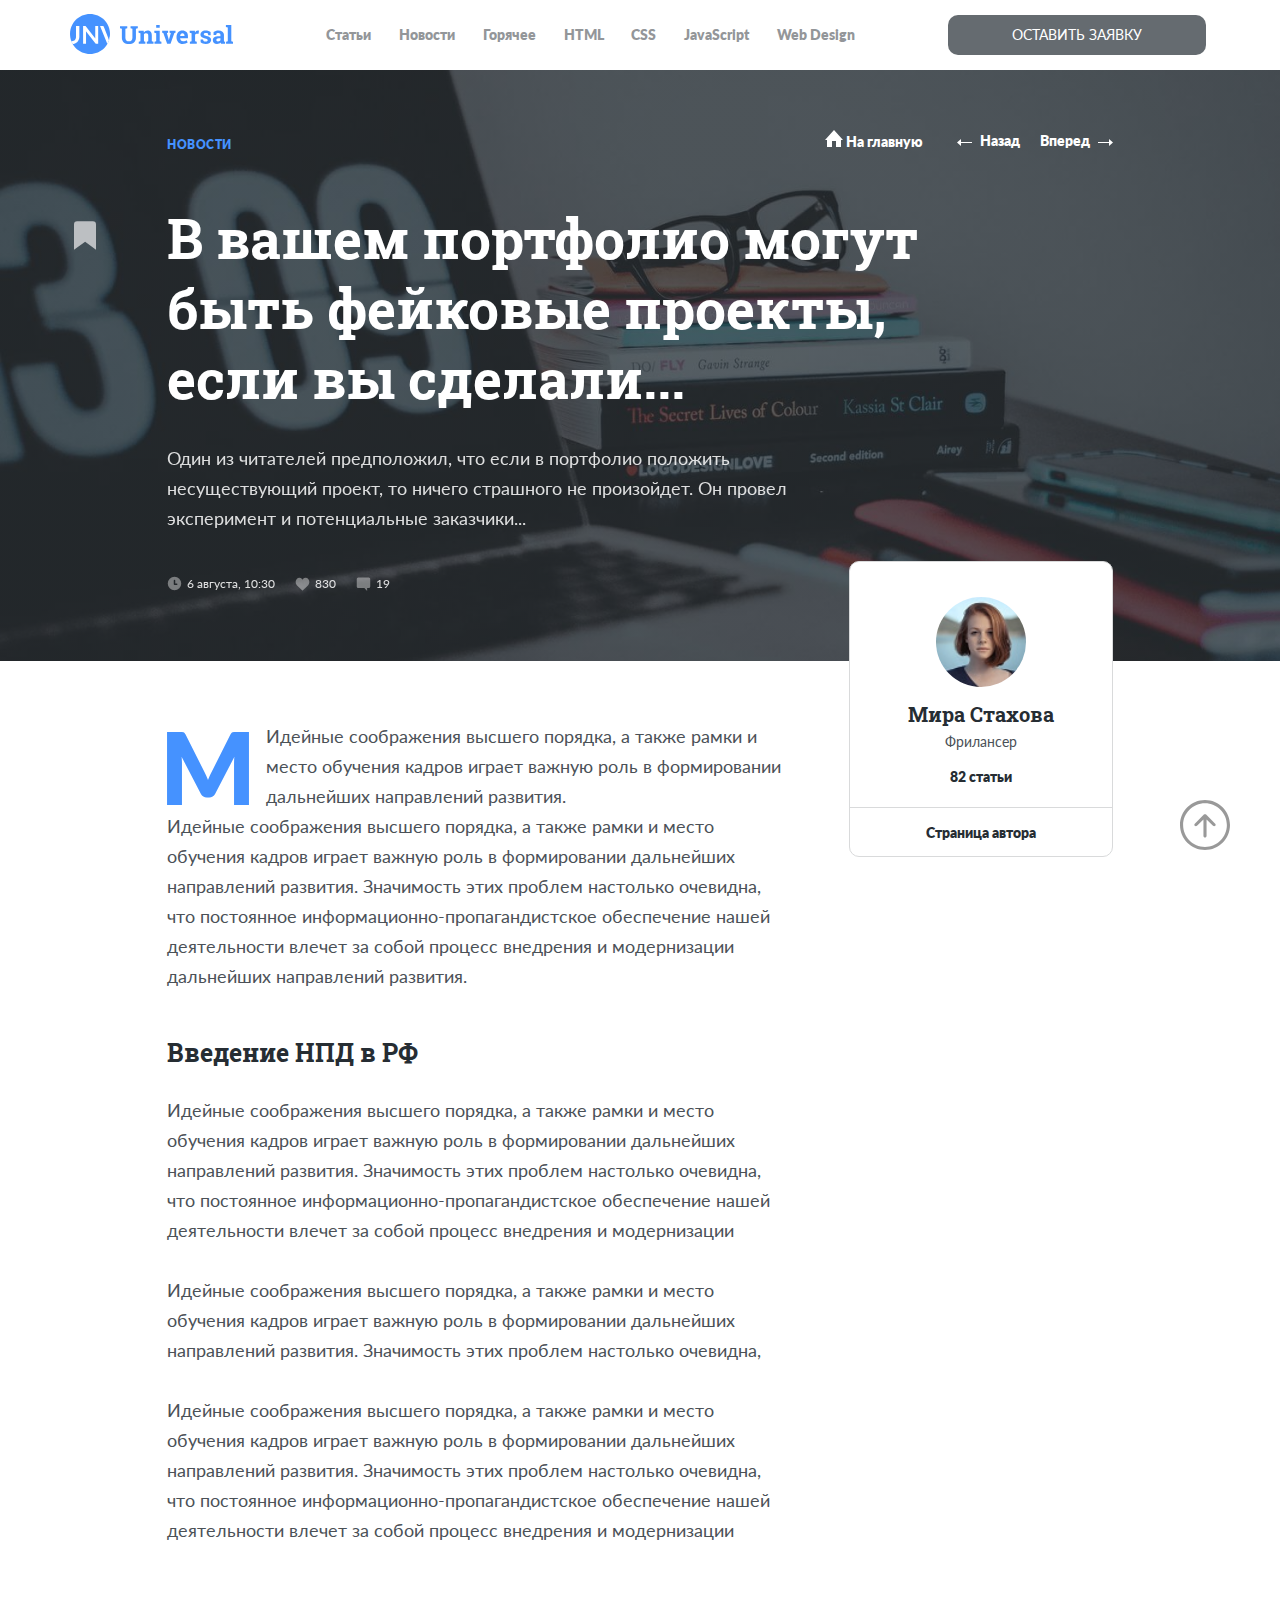
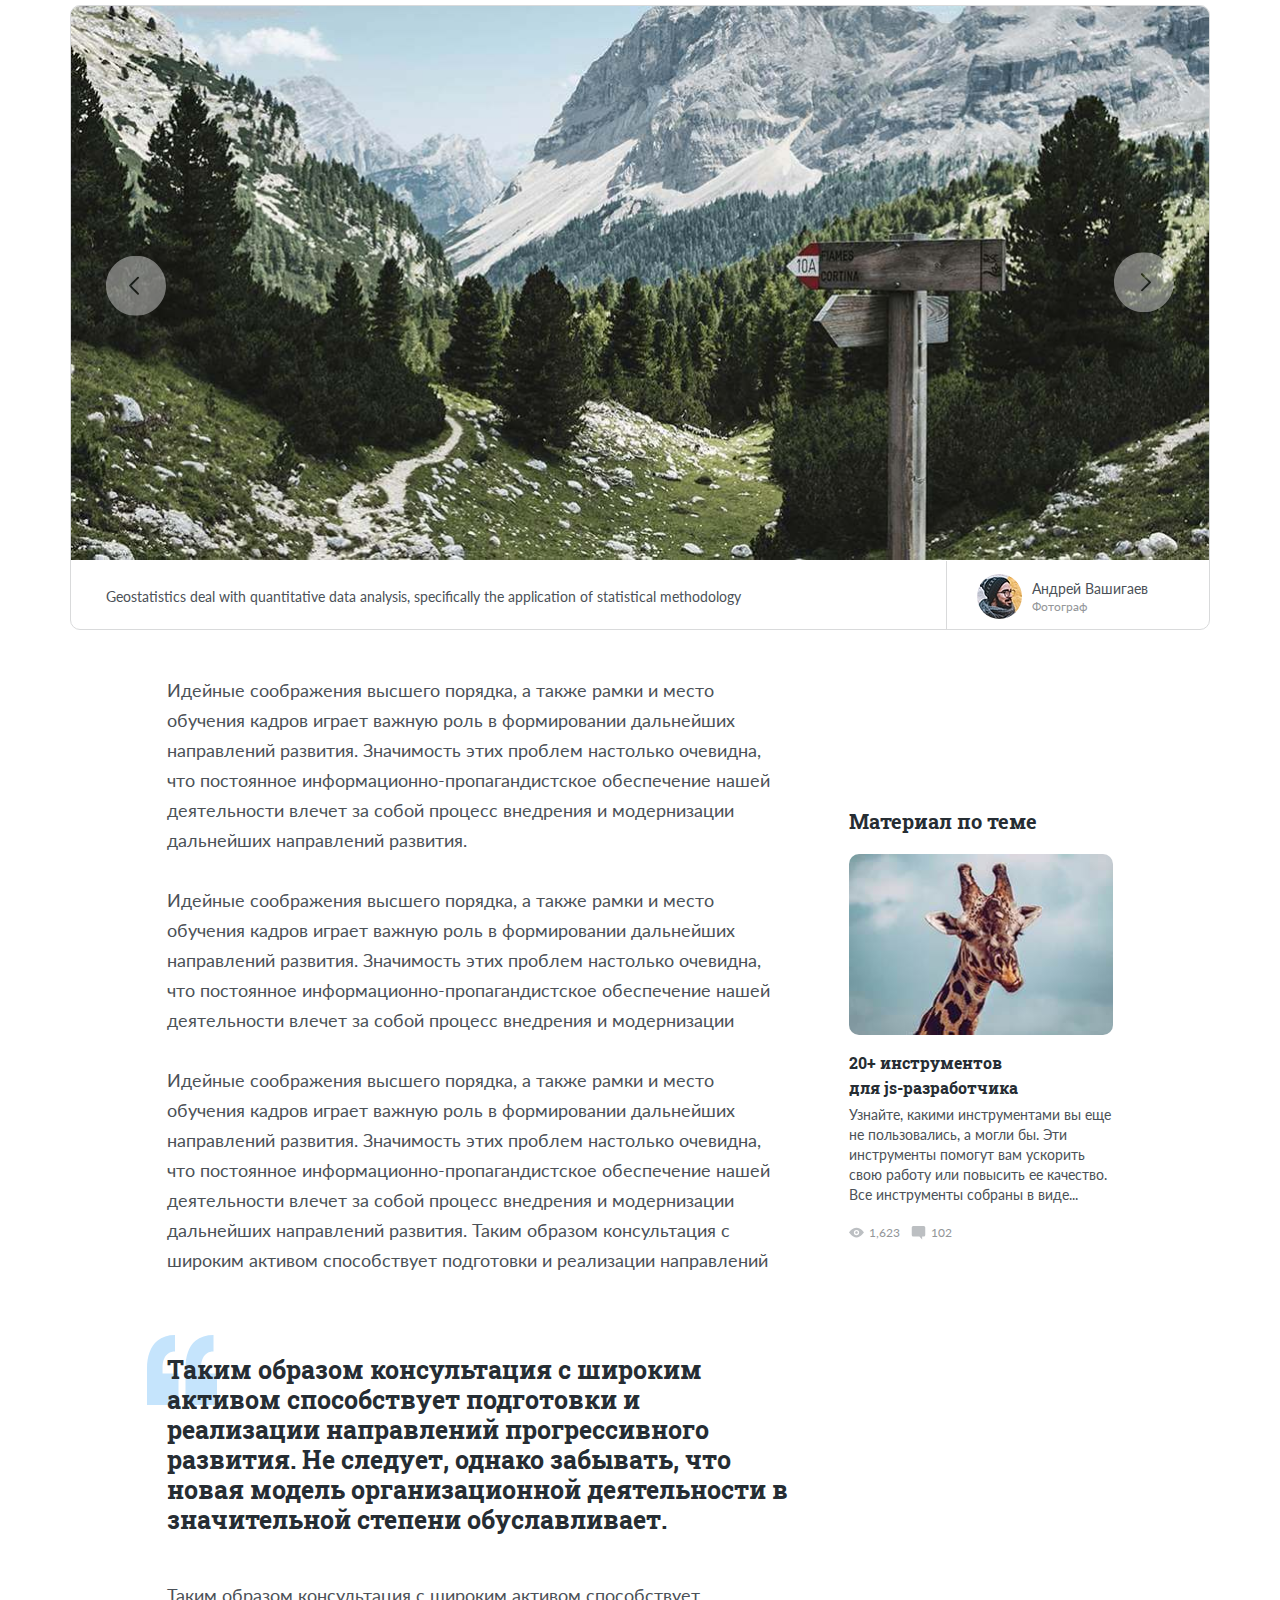
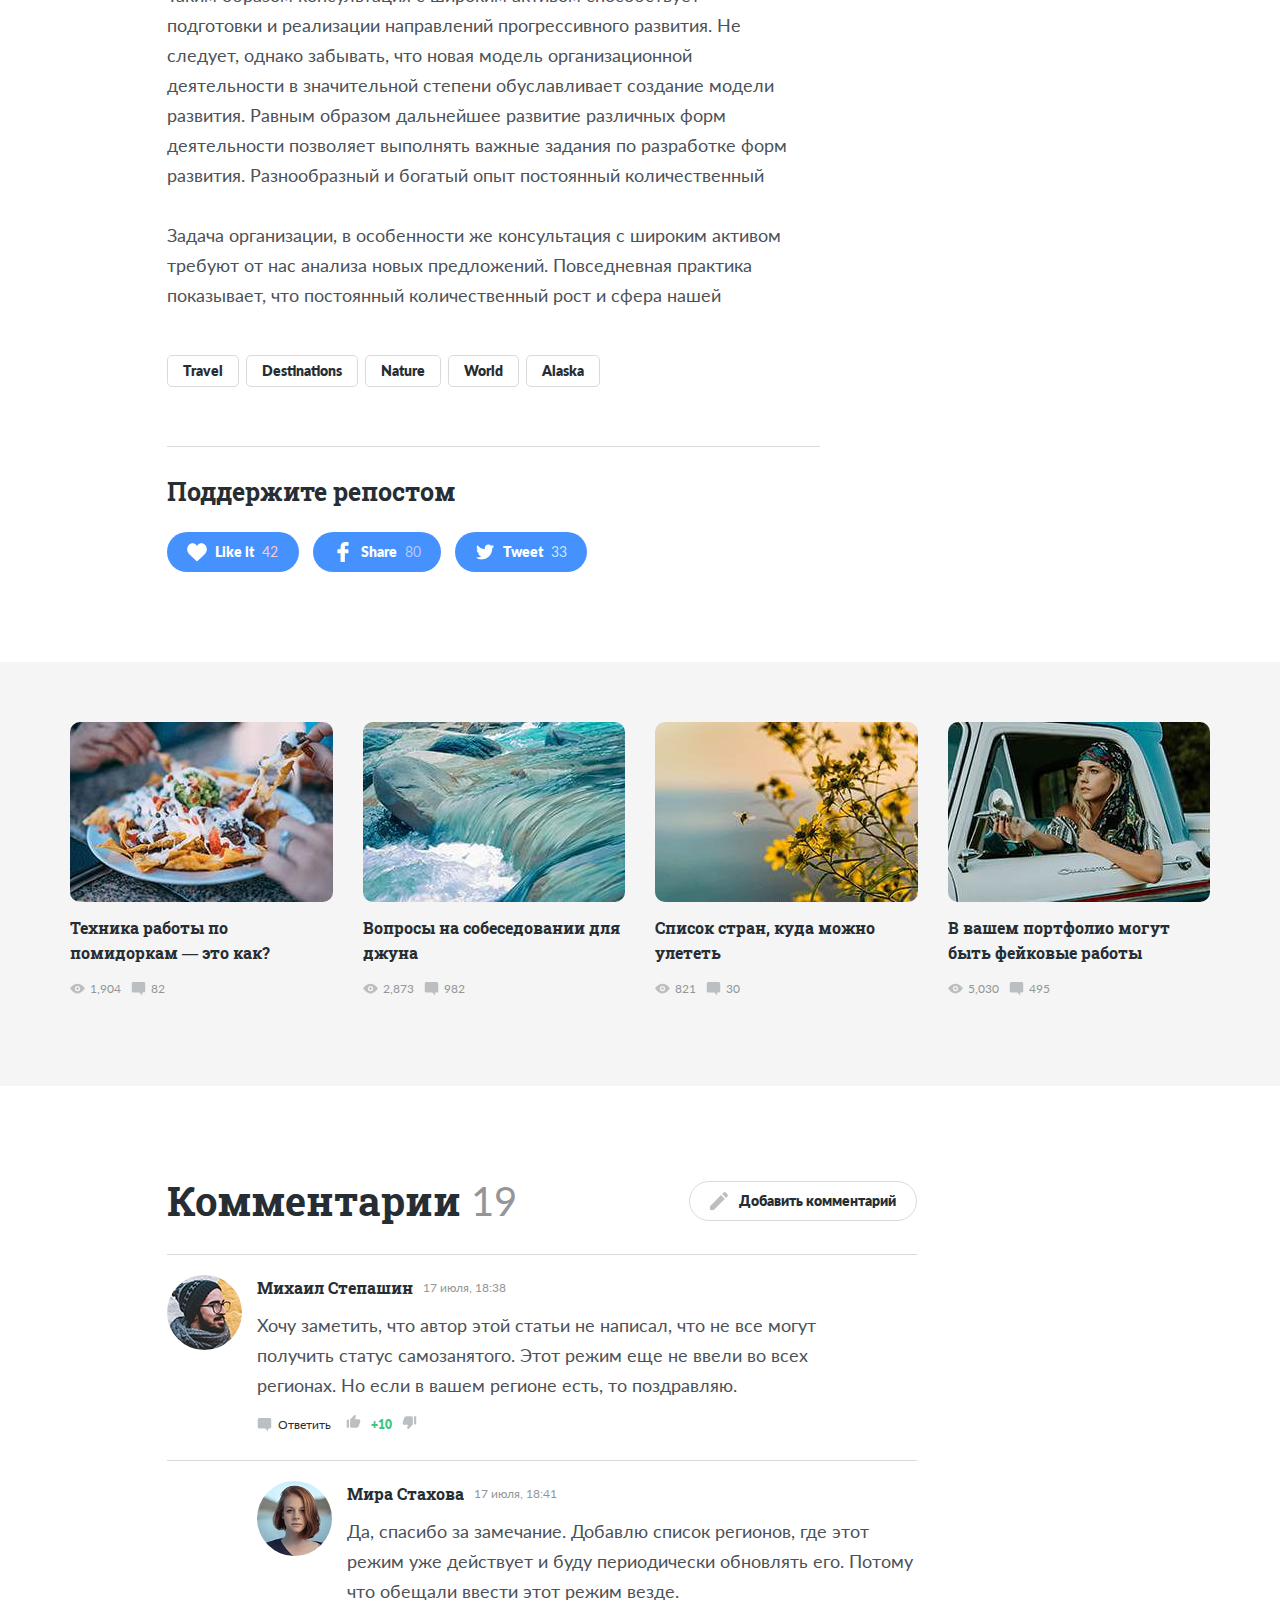
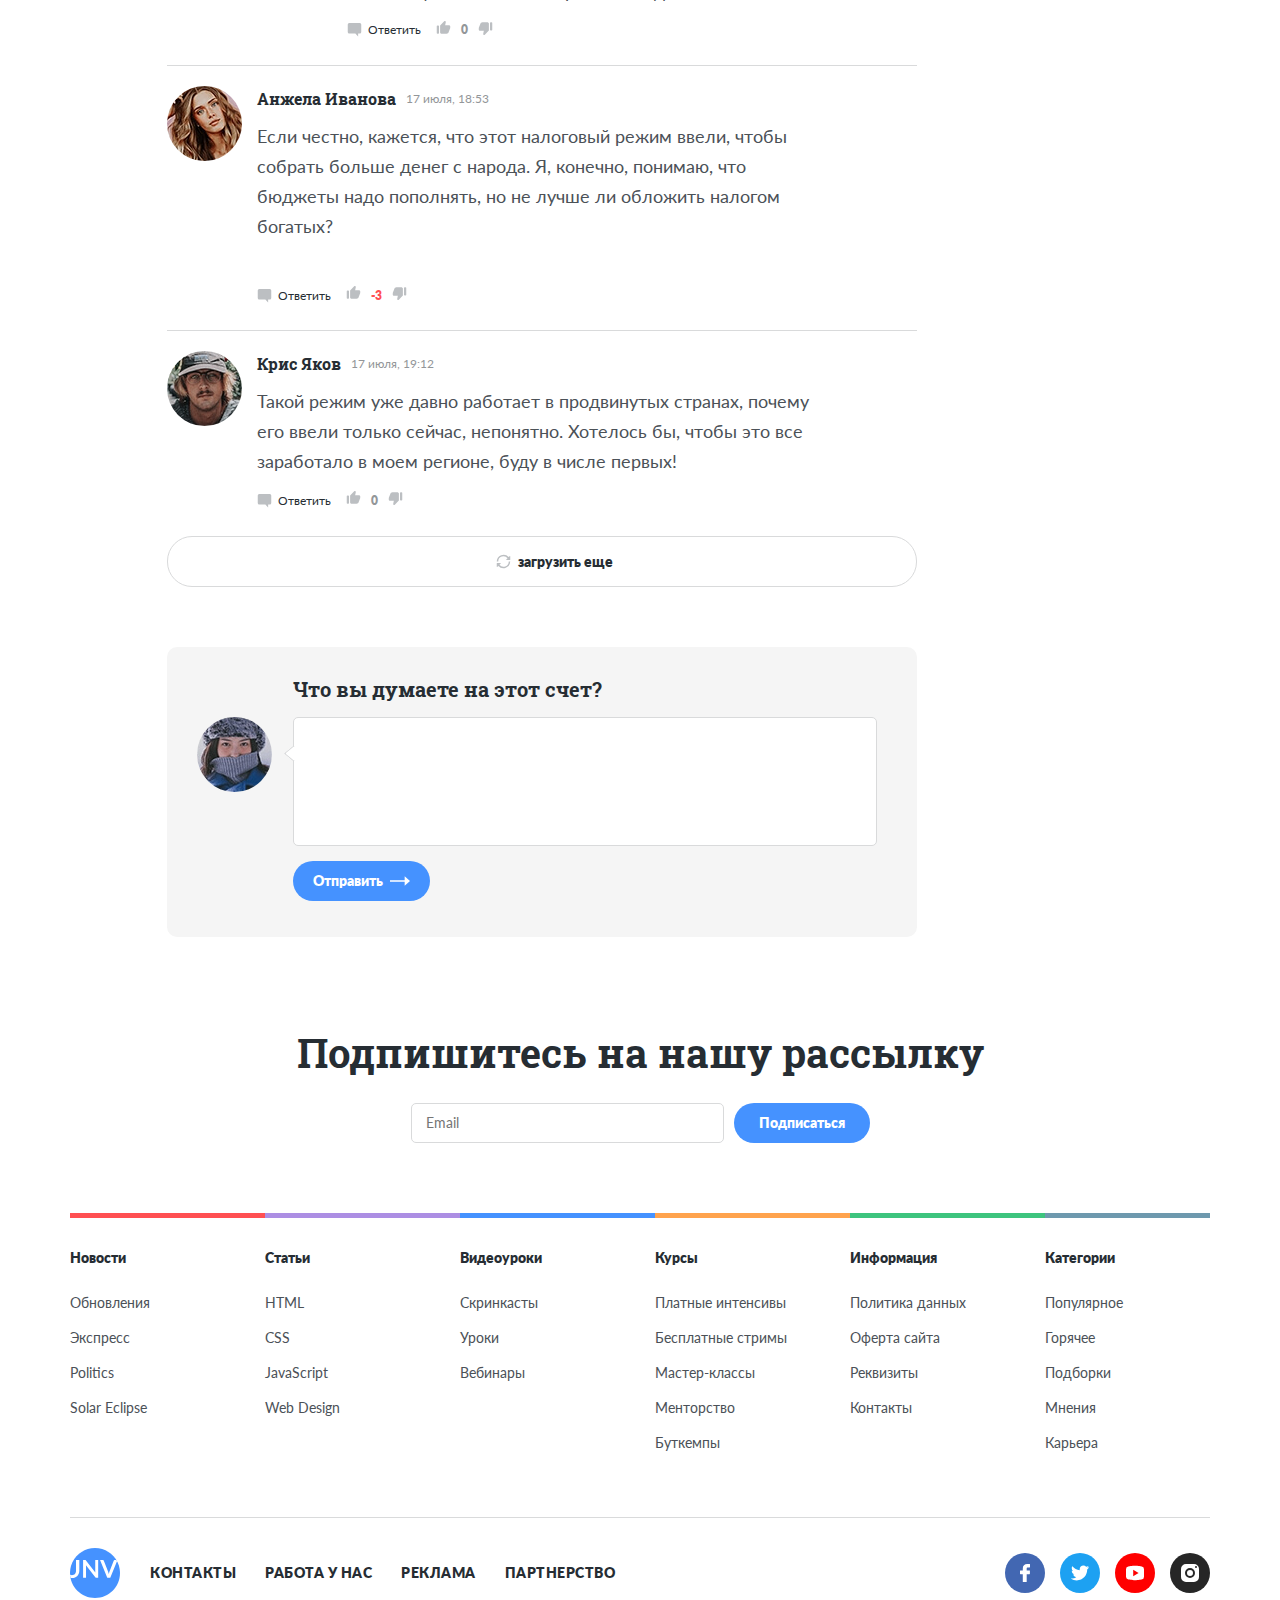
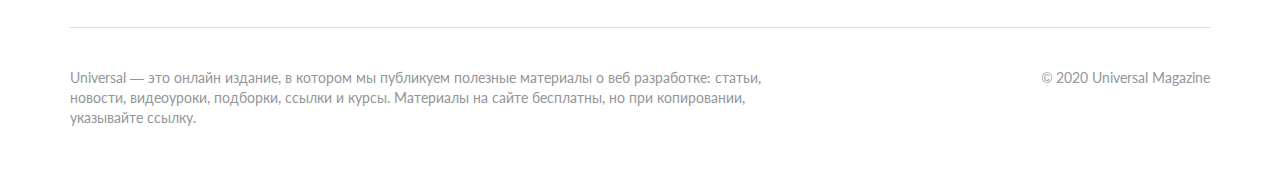
<file: articales/article-old-1.html>
<!DOCTYPE html>
<html lang="ru">
<head>
  <meta charset="UTF-8">
  <meta http-equiv="X-UA-Compatible" content="IE=edge">
  <meta name="viewport" content="width=device-width, initial-scale=1.0">
  <title>Universal</title>
  <link rel="stylesheet" href="../css/style.min.css">
  <link rel="icon" type="image/svg+xml" href="../img/favicon.svg">
  <script src="../js/main.js" defer></script>
  <script src="../js/validator.js" defer></script>
  <script src="../js/modal.js" defer></script>
  <script src="../js/mobile-menu.js" defer></script>
  <script src="../js/slider.js" defer></script>
  <script src="../js/slider-button.js" defer></script>
  <script src="../js/bookmark.js" defer></script>
  <script src="../js/comments.js" defer></script>
</head>
<body class="body body_light">
  <!-- Header -->
  <header class="header">
    <div class="header__container header__container_light container">
      <div class="header__inner inner">
        <a href="#" class="header__logo logo">
          <img src="../img/logo-light.svg" alt="" class="header__logo-img">
        </a>
        <nav class="header__nav-menu nav-menu nav-menu_light nav-menu_additional-page">
          <a href="#articales" class="nav-menu__link nav-menu__link_light">Статьи</a>
          <a href="#news" class="nav-menu__link nav-menu__link_light">Новости</a>
          <a href="#hot" class="nav-menu__link nav-menu__link_light">Горячее</a>
          <a href="#footer" class="nav-menu__link nav-menu__link_light">HTML</a>
          <a href="#footer" class="nav-menu__link nav-menu__link_light">CSS</a>
          <a href="#js" class="nav-menu__link nav-menu__link_light">JavaScript</a>
          <a href="#footer" class="nav-menu__link nav-menu__link_light">Web Design</a>
          <button class="header__button header__button_additional-page modal-button">ОСТАВИТЬ ЗАЯВКУ</button>
        </nav>
        <div class="header__mobile-menu mobile-menu header__mobile-menu_light">
          <span class="header__mobile-menu-line header__mobile-menu-line_light"></span>
        </div>
        <!-- /.mobile-menu -->
      </div>
      <!-- /.header__inner -->
    </div>
    <!-- /.header__container -->
  </header>
  <!-- Заголовок статьи -->
  <div class="articles">
    <div class="articles__container container">
      <div class="articles__item articles__item_additional-page">
        <div class="articles__img-wrap articles__img-wrap_additional-page">
          <img
            src="../img/article-4.jpg"
            alt=""
            class="articles__img articles__img_additional-page"
          >
        </div>
        <!-- /.articles__img-wrap -->
        <div class="articles__info articles__info_additional-page">
          
          <div class="articles__bookmark articles__bookmark_additional-page bookmark">
            <svg
              class="articles__bookmark-icon articles__bookmark-icon_additional-page"
              width="22"
              height="29"
            >
              <use href="../img/icons.svg#bookmark-icon"></use>
            </svg>
          </div>
          <!-- /.articles__bookmark -->

          <div class="articles__info-top-group">
            <span class="articles__section section section_blue">Новости</span>

            <nav class="articles__nav-menu">
              <a href="../index.html" class="articles__link articles__link_home">
                <svg
                  class="articles__link-icon articles__link-icon_home"
                  width="18"
                  height="17"
                >
                  <use href="../img/icons.svg#home-icon"></use>
                </svg>
                На главную
              </a>
              <a href="article-old-2.html" class="articles__link articles__link_prev">
                <svg
                  class="articles__link-icon articles__link-icon_inverted"
                  width="15"
                  height="7"
                >
                  <use href="../img/icons.svg#button-arrow_inverted"></use>
                </svg>
                Назад
              </a>
              <a href="main-article.html" class="articles__link articles__link_next">
                Вперед
                <svg
                  class="articles__link-icon"
                  width="15"
                  height="7"
                >
                  <use href="../img/icons.svg#button-arrow"></use>
                </svg>
              </a>
            </nav>
          </div>
          <!-- /.articles__info-top-group -->
          
          <h1 class="articles__title articles__title_additional-page">В вашем портфолио могут быть фейковые проекты, если вы сделали...</h1>
          <p class="articles__text articles__text_additional-page">Один из читателей предположил, что если в портфолио положить несуществующий проект, то ничего
          страшного не произойдет. Он провел эксперимент и потенциальные заказчики...</p>
          <div class="articles__info-group articles__info-group_additional-page">
            <svg
              class="articles__clock-icon articles__clock-icon_additional-page"
              width="15"
              height="15"
            >
              <use href="../img/icons.svg#clock-icon"></use>
            </svg>
            <span class="articles__data articles__data_additional-page">6 августа, 10:30</span>
            <svg
              class="articles__like-icon articles__like-icon_additional-page"
              width="15"
              height="14"
            >
              <use href="../img/icons.svg#like-icon"></use>
            </svg>
            <span class="articles__like-counter articles__like-counter_additional-page">830</span>
            <svg
              class="articles__comment-icon articles__comment-icon_additional-page"
              width="15"
              height="14"
            >
              <use href="../img/icons.svg#comment-icon"></use>
            </svg>
            <span class="articles__comment-counter articles__comment-counter_additional-page">19</span>
          </div>
          <!-- /.articles__info-group -->
        </div>
        <!-- /.articles__info -->
      </div>
      <!-- /.articles__item -->
    </div>
    <!-- /.head__container -->
  </div>
  <!-- Начало ститьи -->
  <div id="articales"  class="article-begin">
    <div class="article-begin__container container">
      <div class="article-begin__inner inner">
        <div class="article-begin__indention">
          <p class="article-begin__text article-begin__text_first">
            M Идейные соображения высшего порядка, а также рамки и место обучения кадров играет важную роль в
            формировании дальнейших направлений развития.<br>
            Идейные соображения высшего порядка, а также рамки и место обучения кадров играет важную роль в
            формировании дальнейших направлений развития. Значимость этих проблем настолько очевидна, что
            постоянное информационно-пропагандистское обеспечение нашей деятельности влечет за собой процесс
            внедрения и модернизации дальнейших направлений развития.
          </p>
          <!-- /.article-begin__text -->
          <div class="article-begin__card-author card-author">
            <img src="../img/miraStahova.jpg" alt="" class="card-author__avatar">
            <div class="card-author__info-group">
              <span class="card-author__name">Мира Стахова</span>
              <span class="card-author__profession">Фрилансер</span>
              <span class="card-author__articles-count">82 статьи</span>
            </div>
            <!-- /.card-author__info-group -->
            <span class="card-author__divider"></span>
            <a href="#" class="card-author__site">Страница автора</a>
          </div>
          <h2 class="article-begin__title">Введение НПД в РФ</h2>
          <p class="article-begin__text">
            Идейные соображения высшего порядка, а также рамки и место обучения кадров играет важную роль в
            формировании дальнейших направлений развития. Значимость этих проблем настолько очевидна, что
            постоянное информационно-пропагандистское обеспечение нашей деятельности влечет за собой процесс
            внедрения и модернизации
          </p>
          <p class="article-begin__text">
            Идейные соображения высшего порядка, а также рамки и место обучения кадров играет важную роль в
            формировании дальнейших направлений развития. Значимость этих проблем настолько очевидна,
          </p>
          <p class="article-begin__text">
            Идейные соображения высшего порядка, а также рамки и место обучения кадров играет важную роль в
            формировании дальнейших направлений развития. Значимость этих проблем настолько очевидна, что
            постоянное информационно-пропагандистское обеспечение нашей деятельности влечет за собой процесс
            внедрения и модернизации
          </p>
          <!-- /.article-begin__card -->
        </div>
        <!-- /.article-begin__indention -->
      </div>
      <!-- /.article-begin__inner -->
    </div>
    <!-- /.article-begin__container -->
  </div>
  <!-- /.articles__begin -->
  <!-- Сладер -->
  <div id="news" class="articales-photos">
    <div class="articales-photos__container container">
      <div class="articales-photos__slider slider">
        <div class="slider__wrap slider__wrap_acticale">
          <div class="slider__buttons-bar">
            <div class="slider__buttons slider__buttons_prev buttons buttons_prev">
              <svg
                class="slider__buttons-icon slider__buttons-icon_prev"
                width="60"
                height="60"
              >
                <use href="../img/icons.svg#slider-button"></use>
              </svg>
            </div>
            <!-- /.slider__button-prev -->
            <div class="slider__buttons slider__buttons_next buttons buttons_next">
              <svg
                class="slider__buttons-icon slider__buttons-icon_next"
                width="60"
                height="60"
              >
                <use href="../img/icons.svg#slider-button"></use>
              </svg>
            </div>
            <!-- /.slider__button-next -->
          </div>
          <!-- /.slider__buttons -->
          <!-- Слайд 1 -->
          <div class="slider__acticale-slide acticale-slide slide">
            <img src="../img/article-slide-1.jpg" alt="" class="acticale-slide__img">
          </div>
          <!-- /.slider__acticale-slide -->
          <!-- Слайд 2 -->
          <div class="slider__acticale-slide acticale-slide slide">
            <img src="../img/article-slide-2.jpg" alt="" class="acticale-slide__img">
          </div>
          <!-- /.slider__acticale-slide -->
          <!-- Слайд 3 -->
          <div class="slider__acticale-slide acticale-slide slide">
            <img src="../img/article-slide-3.jpg" alt="" class="acticale-slide__img">
          </div>
          <!-- /.slider__acticale-slide -->
          <!-- Слайд 4 -->
          <div class="slider__acticale-slide acticale-slide slide">
            <img src="../img/article-slide-4.jpg" alt="" class="acticale-slide__img">
          </div>
          <!-- /.slider__acticale-slide -->
          <!-- Слайд 5 -->
          <div class="slider__acticale-slide acticale-slide slide">
            <img src="../img/article-5.jpg" alt="" class="acticale-slide__img">
          </div>
          <!-- /.slider__acticale-slide -->
        </div>
        <!-- /.slider__wrap -->

        <!-- Подпись Слайд 1 -->
        <div class="slider__acticale-slide-caption acticale-slide-caption">
          <span class="acticale-slide-caption__span">Geostatistics deal with quantitative data analysis,
            specifically the application of statistical methodology</span>
          <span class="acticale-slide-caption__divider"></span>
          <div class="acticale-slide-caption__author">
            <img
              src="../img/andreyVashigaev.jpg"
              alt=""
              class="acticale-slide-caption__author-avatar"
            >
            <div class="acticale-slide-caption__author-info">
              <span class="acticale-slide-caption__author-name">Андрей Вашигаев</span>
              <span class="acticale-slide-caption__author-profession">Фотограф</span>
            </div>
            <!-- /.acticale-slide-caption__author-info -->
          </div>
          <!-- /.acticale-slide-caption__author -->
        </div>
        <!-- /.slider__acticale-slide-caption -->
      </div>
      <!-- /.articales-photos__slider -->
    </div>
    <!-- /.articales__container -->
  </div>
  <!-- /.articales-slider -->
  <!-- Продолжение ститьи -->
  <div id="js" class="article-continuation">
    <div class="article-continuation__container container">
      <div class="article-continuation__inner inner">
        <div class="article-continuation__indention">
          <div class="article-continuation__card-additional card-additional">
            <h3 class="card-additional__rubric">Материал по теме</h3>
            <img
              src="../img/article-additional.jpg"
              alt=""
              class="card-additional__img"
            >
            <div class="card-additional__info">
              <h3 class="card-additional__title">20+ инструментов для js-разработчика</h3>
              <span class="card-additional__text">Узнайте, какими инструментами вы еще не пользовались, а могли
                бы. Эти инструменты помогут вам ускорить свою работу или повысить ее качество. Все инструменты
                собраны в виде...</span>
              <div class="card-additional__info-bar">
                <svg
                  class="card-additional__views-icon card-additional__icons"
                  width="15"
                  height="11"
                >
                  <use href="../img/icons.svg#views-icon"></use>
                </svg>
                <span class="card-additional__views-count">1,623</span>
                <svg
                  class="card-additional__comment-icon card-additional__icons"
                  width="15"
                  height="15"
                >
                  <use href="../img/icons.svg#comment-icon"></use>
                </svg>
                <span class="card-additional__comment-count">102</span>
              </div>
              <!-- /.card-additional__info-bar -->
            </div>
            <!-- /.card-additional__info -->
          </div>
          <!-- /.article-continuation__card-additional -->
          <p class="article-continuation__text">
            Идейные соображения высшего порядка, а также рамки и место обучения кадров играет важную роль в
            формировании дальнейших направлений развития. Значимость этих проблем настолько очевидна, что
            постоянное информационно-пропагандистское обеспечение нашей деятельности влечет за собой процесс
            внедрения и модернизации дальнейших направлений развития.
          </p>
          <p class="article-continuation__text">
            Идейные соображения высшего порядка, а также рамки и место обучения кадров играет важную роль в
            формировании дальнейших направлений развития. Значимость этих проблем настолько очевидна, что
            постоянное информационно-пропагандистское обеспечение нашей деятельности влечет за собой процесс
            внедрения и модернизации
          </p>
          <p class="article-continuation__text">
            Идейные соображения высшего порядка, а также рамки и место обучения кадров играет важную роль в
            формировании дальнейших направлений развития. Значимость этих проблем настолько очевидна, что
            постоянное информационно-пропагандистское обеспечение нашей деятельности влечет за собой процесс
            внедрения и модернизации дальнейших направлений развития. Таким образом консультация с широким
            активом способствует подготовки и реализации направлений
          </p>
          <p id="hot" class="article-continuation__quote">
            <svg
              class="article-continuation__quote-icon"
              width="70"
              height="70"
            >
              <use href="../img/icons.svg#quote-icon"></use>
            </svg>
            Таким образом консультация с широким активом способствует подготовки и реализации направлений
            прогрессивного развития. Не следует, однако забывать, что новая модель организационной деятельности
            в значительной степени обуславливает.
          </p>
          <p class="article-continuation__text">
            Таким образом консультация с широким активом способствует подготовки и реализации направлений
            прогрессивного развития. Не следует, однако забывать, что новая модель организационной деятельности
            в значительной степени обуславливает создание модели развития. Равным образом дальнейшее развитие
            различных форм деятельности позволяет выполнять важные задания по разработке форм развития.
            Разнообразный и богатый опыт постоянный количественный
          </p>
          <p class="article-continuation__text">
            Задача организации, в особенности же консультация с широким активом требуют от нас анализа новых
            предложений. Повседневная практика показывает, что постоянный количественный рост и сфера нашей
          </p>
          <div class="article-continuation__tads-bar">
            <a href="#" class="article-continuation__tag">Travel</a>
            <a href="#" class="article-continuation__tag">Destinations</a>
            <a href="#" class="article-continuation__tag">Nature</a>
            <a href="#" class="article-continuation__tag">World</a>
            <a href="#" class="article-continuation__tag">Alaska</a>
          </div>
          <!-- /.article-continuation__tads-bar -->
          <span class="article-continuation__divider"></span>
          <div class="article-continuation__links-bar">
            <h3 class="article-continuation__links-bar-title">Поддержите репостом</h3>
            <div class="article-continuation__links-group">
              <button class="article-continuation__button-like">
                <svg
                  class="article-continuation__like-icon article-continuation__icons"
                  width="20"
                  height="20"
                >
                  <use href="../img/icons.svg#like-icon"></use>
                </svg>
                Like it
                <span class="article-continuation__like-count">42</span>
              </button>
              <a href="https://www.facebook.com/" target="_blank" class="article-continuation__link">
                <svg
                  class="article-continuation__facebook-icon article-continuation__icons"
                  width="20"
                  height="20"
                >
                  <use href="../img/icons.svg#facebook-icon"></use>
                </svg>
                Share
                <span class="article-continuation__share-count">80</span>
              </a>
              <a href="https://twitter.com/" target="_blank" class="article-continuation__link">
                <svg
                  class="article-continuation__twitter-icon article-continuation__icons"
                  width="20"
                  height="20"
                >
                  <use href="../img/icons.svg#twitter-icon"></use>
                </svg>
                Tweet
                <span class="article-continuation__tweet-count">33</span>
              </a>
            </div>
            <!-- /.article-continuation__links-group -->
          </div>
          <!-- /.article-continuation__links-bar -->
        </div>
        <!-- /.article-continuation__indention -->
      </div>
      <!-- /.article-continuation__inner -->
    </div>
    <!-- /.article-continuation__container -->
  </div>
  <!-- /.articles__continuation -->
  <div class="articales-cards">
    <div class="articales-cards__container container">
      <div class="articales-cards__inner inner">
        <!-- Карточка 1 -->
        <div class="articales-cards__item">
          <img src="../img/articles-cards-item-1.jpg" alt="" class="articales-cards__img">
          <h3 class="articales-cards__title">Техника работы по помидоркам — это как?</h3>
          <div class="articales-cards__info">
            <svg
              class="articales-cards__views-icon articales-cards__icons"
              width="15"
              height="11"
            >
              <use href="../img/icons.svg#views-icon"></use>
            </svg>
            <span class="articales-cards__views-count articales-cards__counters">1,904</span>
            <svg
              class="articales-cards__comment-icon articales-cards__icons"
              width="15"
              height="15"
            >
              <use href="../img/icons.svg#comment-icon"></use>
            </svg>
            <span class="articales-cards__comment-count articales-cards__counters">82</span>
          </div>
          <!-- /.articales-cards__info -->
        </div>
        <!-- /.articales-cards__item -->
        <!-- Карточка 2 -->
        <div class="articales-cards__item">
          <img src="../img/articles-cards-item-2.jpg" alt="" class="articales-cards__img">
          <h3 class="articales-cards__title">Вопросы на собеседовании для джуна</h3>
          <div class="articales-cards__info">
            <svg
              class="articales-cards__views-icon articales-cards__icons"
              width="15"
              height="15"
            >
              <use href="../img/icons.svg#views-icon"></use>
            </svg>
            <span class="articales-cards__views-count articales-cards__counters">2,873</span>
            <svg
              class="articales-cards__comment-icon articales-cards__icons"
              width="15"
              height="15"
            >
              <use href="../img/icons.svg#comment-icon"></use>
            </svg>
            <span class="articales-cards__comment-count articales-cards__counters">982</span>
          </div>
          <!-- /.articales-cards__info -->
        </div>
        <!-- /.articales-cards__item -->
        <!-- Карточка 3 -->
        <div class="articales-cards__item">
          <img src="../img/articles-cards-item-3.jpg" alt="" class="articales-cards__img">
          <h3 class="articales-cards__title">Список стран, куда можно улететь</h3>
          <div class="articales-cards__info">
            <svg
              class="articales-cards__views-icon articales-cards__icons"
              width="15"
              height="11"
            >
              <use href="../img/icons.svg#views-icon"></use>
            </svg>
            <span class="articales-cards__views-count articales-cards__counters">821</span>
            <svg
              class="articales-cards__comment-icon articales-cards__icons"
              width="15"
              height="15"
            >
              <use href="../img/icons.svg#comment-icon"></use>
            </svg>
            <span class="articales-cards__comment-count articales-cards__counters">30</span>
          </div>
          <!-- /.articales-cards__info -->
        </div>
        <!-- /.articales-cards__item -->
        <!-- Карточка 4 -->
        <div class="articales-cards__item">
          <img src="../img/articles-cards-item-4.jpg" alt="" class="articales-cards__img">
          <h3 class="articales-cards__title">В вашем портфолио могут быть фейковые работы</h3>
          <div class="articales-cards__info">
            <svg
              class="articales-cards__views-icon articales-cards__icons"
              width="15"
              height="11"
            >
              <use href="../img/icons.svg#views-icon"></use>
            </svg>
            <span class="articales-cards__views-count articales-cards__counters">5,030</span>
            <svg
              class="articales-cards__comment-icon articales-cards__icons"
              width="15"
              height="15"
            >
              <use href="../img/icons.svg#comment-icon"></use>
            </svg>
            <span class="articales-cards__comment-count articales-cards__counters">495</span>
          </div>
          <!-- /.articales-cards__info -->
        </div>
        <!-- /.articales-cards__item -->
      </div>
      <!-- /.articales-cards__inner -->
    </div>
    <!-- /.articales-cards__container -->
  </div>
  <!-- /.articales-cards -->
  <div class="comments">
    <div class="comments__container container">
      <div class="comments__inner inner">
        <div class="comments__header">
          <h3 class="comments__title" id="19">Комментарии</h3>
          <button class="comments__button-add-comment">
            <svg
              class="comments__button-add-comment-icon"
              width="18"
              height="18"
            >
              <use href="../img/icons.svg#pencil-icon"></use>
            </svg>
            Добавить комментарий
          </button>
        </div>
        <!-- /.comments__header -->
        <div class="comments__items">
          <!-- Комментарий 1 -->
          <div class="comments__item">
            <span class="comments__divider"></span>

            <div class="comments__comment">
              <img src="../img/mishailStepashin.jpg" alt="" class="comments__avatar">
              
                <div class="comments__info-group">
                  <span class="comments__user-name">Михаил Степашин</span>
                  <span class="comments__data">17 июля, 18:38</span>
                </div>

                <span class="comments__text">Хочу заметить, что автор этой статьи не написал, что не все могут получить статус самозанятого. Этот режим еще не ввели во всех регионах. Но если в вашем регионе есть, то поздравляю.</span>
                <div class="comments__info-bar">
                  <button class="comments__button-reply">
                    <svg
                      class="comments__button-reply-icon"
                      width="15"
                      height="15"
                    >
                      <use href="../img/icons.svg#comment-icon"></use>
                    </svg>
                    Ответить
                  </button>
                  <button class="comments__button-rating comments__button-rating_up">
                    <svg
                      class="comments__button-rating-icon"
                      width="15"
                      height="15"
                    >
                      <use href="../img/icons.svg#thumb-icon_up"></use>
                    </svg>
                  </button>
                  <span class="comments__rating-count comments__rating-count_positive">+10</span>
                  <button class="comments__button-rating comments__button-rating_down">
                    <svg
                      class="comments__button-rating-icon"
                      width="15"
                      height="15"
                    >
                      <use href="../img/icons.svg#thumb-icon_down"></use>
                    </svg>
                  </button>
                </div>
                <!-- /.comments__info-bar -->
              <!-- </div> -->
              <!-- /.comments__info -->

            </div>
            <!-- /.comments__comment -->
          </div>
          <!-- /.comments__item -->

          <!-- Комментарий 2 -->
          <div class="comments__item">
            <span class="comments__divider"></span>
            <div class="comments__comment reply">
              <img src="../img/miraStahova.jpg" alt="" class="comments__avatar">
              
              <!-- <div class="comments__info"> -->
                
                <div class="comments__info-group">
                  <span class="comments__user-name">Мира Стахова</span>
                  <span class="comments__data">17 июля, 18:41</span>
                </div>
                <!-- /.comments__info-group -->
                
                <span class="comments__text">Да, спасибо за замечание. Добавлю список регионов, где этот режим уже действует и буду периодически обновлять его. Потому что обещали ввести этот режим везде.</span>
                
                <div class="comments__info-bar">
                  <button class="comments__button-reply">
                    <svg
                      class="comments__button-reply-icon"
                      width="15"
                      height="15"
                    >
                      <use href="../img/icons.svg#comment-icon"></use>
                    </svg>
                    Ответить
                  </button>
                  <button class="comments__button-rating comments__button-rating_up">
                    <svg
                      class="comments__button-rating-icon"
                      width="15"
                      height="15"
                    >
                      <use href="../img/icons.svg#thumb-icon_up"></use>
                    </svg>
                  </button>
                  <span class="comments__rating-count comments__rating-count_null">0</span>
                  <button class="comments__button-rating comments__button-rating_down">
                    <svg
                      class="comments__button-rating-icon"
                      width="15"
                      height="15"
                    >
                      <use href="../img/icons.svg#thumb-icon_down"></use>
                    </svg>
                  </button>
                </div>
                <!-- /.comments__info-bar -->

              <!-- </div> -->
              <!-- /.comments__info -->

            </div>
            <!-- /.comments__comment -->
          </div>
          <!-- /.comments__item -->
          <!-- Комментарий 3 -->
          <div class="comments__item">
            <span class="comments__divider"></span>
            <div class="comments__comment">
              <img src="../img/anjelaIvanova.jpg" alt="" class="comments__avatar">
              
              <!-- <div class="comments__info"> -->

                <div class="comments__info-group">
                  <span class="comments__user-name">Анжела Иванова</span>
                  <span class="comments__data">17 июля, 18:53</span>
                </div>
                <!-- /.comments__info-group -->
                
                <span class="comments__text">Если честно, кажется, что этот налоговый режим ввели, чтобы собрать больше денег с народа. Я, конечно, понимаю, что бюджеты надо пополнять, но не лучше ли обложить налогом богатых? <br> <br>
                </span>
                <div class="comments__info-bar">
                  <button class="comments__button-reply">
                    <svg
                      class="comments__button-reply-icon"
                      width="15"
                      height="15"
                    >
                      <use href="../img/icons.svg#comment-icon"></use>
                    </svg>
                    Ответить
                  </button>
                  <button class="comments__button-rating comments__button-rating_up">
                    <svg
                      class="comments__button-rating-icon"
                      width="15"
                      height="15"
                    >
                      <use href="../img/icons.svg#thumb-icon_up"></use>
                    </svg>
                  </button>
                  <span class="comments__rating-count comments__rating-count_negative ">-3</span>
                  <button class="comments__button-rating comments__button-rating_down">
                    <svg
                      class="comments__button-rating-icon"
                      width="15"
                      height="15"
                    >
                      <use href="../img/icons.svg#thumb-icon_down"></use>
                    </svg>
                  </button>
                </div>
                <!-- /.comments__info-bar -->
              <!-- </div> -->
              <!-- /.comments__info -->
            </div>
            <!-- /.comments__comment -->
          </div>
          <!-- /.comments__item -->
          <!-- Комментарий 4 -->
          <div class="comments__item">
            <span class="comments__divider"></span>
            <div class="comments__comment">
              <img
                src="../img/krisJakov.jpg"
                alt=""
                class="comments__avatar"
              >
              
              <!-- <div class="comments__info"> -->
          
                <div class="comments__info-group">
                  <span class="comments__user-name">Крис Яков</span>
                  <span class="comments__data">17 июля, 19:12</span>
                </div>
                <!-- /.comments__info-group -->
          
                <span class="comments__text">Такой режим уже давно работает в продвинутых странах, почему его ввели только сейчас, непонятно. Хотелось бы, чтобы это все заработало в моем регионе, буду в числе первых!</span>
                <div class="comments__info-bar">
                  <button class="comments__button-reply">
                    <svg
                      class="comments__button-reply-icon"
                      width="15"
                      height="15"
                    >
                      <use href="../img/icons.svg#comment-icon"></use>
                    </svg>
                    Ответить
                  </button>
                  <button class="comments__button-rating comments__button-rating_up">
                    <svg
                      class="comments__button-rating-icon"
                      width="15"
                      height="15"
                    >
                      <use href="../img/icons.svg#thumb-icon_up"></use>
                    </svg>
                  </button>
                  <span class="comments__rating-count comments__rating-count_null">0</span>
                  <button class="comments__button-rating comments__button-rating_down">
                    <svg
                      class="comments__button-rating-icon"
                      width="15"
                      height="15"
                    >
                      <use href="../img/icons.svg#thumb-icon_down"></use>
                    </svg>
                  </button>
                </div>
                <!-- /.comments__info-bar -->
              <!-- </div> -->
              <!-- /.comments__info -->
            </div>
            <!-- /.comments__comment -->
          </div>
          <!-- /.comments__item -->
          <!-- Комментарий 5 -->
          <div class="comments__item hidden">
            <span class="comments__divider"></span>

            <div class="comments__comment">
              <img src="../img/mishailStepashin.jpg" alt="" class="comments__avatar">
              
                <div class="comments__info-group">
                  <span class="comments__user-name">Михаил Степашин</span>
                  <span class="comments__data">17 июля, 18:38</span>
                </div>

                <span class="comments__text">Хочу заметить, что автор этой статьи не написал, что не все могут получить статус самозанятого. Этот режим еще не ввели во всех регионах. Но если в вашем регионе есть, то поздравляю.</span>
                <div class="comments__info-bar">
                  <button class="comments__button-reply">
                    <svg
                      class="comments__button-reply-icon"
                      width="15"
                      height="15"
                    >
                      <use href="../img/icons.svg#comment-icon"></use>
                    </svg>
                    Ответить
                  </button>
                  <button class="comments__button-rating comments__button-rating_up">
                    <svg
                      class="comments__button-rating-icon"
                      width="15"
                      height="15"
                    >
                      <use href="../img/icons.svg#thumb-icon_up"></use>
                    </svg>
                  </button>
                  <span class="comments__rating-count comments__rating-count_positive">+10</span>
                  <button class="comments__button-rating comments__button-rating_down">
                    <svg
                      class="comments__button-rating-icon"
                      width="15"
                      height="15"
                    >
                      <use href="../img/icons.svg#thumb-icon_down"></use>
                    </svg>
                  </button>
                </div>
                <!-- /.comments__info-bar -->
              <!-- </div> -->
              <!-- /.comments__info -->

            </div>
            <!-- /.comments__comment -->
          </div>
          <!-- /.comments__item -->

          <!-- Комментарий 6 -->
          <div class="comments__item hidden">
            <span class="comments__divider"></span>
            <div class="comments__comment reply">
              <img src="../img/miraStahova.jpg" alt="" class="comments__avatar">
              
              <!-- <div class="comments__info"> -->
                
                <div class="comments__info-group">
                  <span class="comments__user-name">Мира Стахова</span>
                  <span class="comments__data">17 июля, 18:41</span>
                </div>
                <!-- /.comments__info-group -->
                
                <span class="comments__text">Да, спасибо за замечание. Добавлю список регионов, где этот режим уже действует и буду периодически обновлять его. Потому что обещали ввести этот режим везде.</span>
                
                <div class="comments__info-bar">
                  <button class="comments__button-reply">
                    <svg
                      class="comments__button-reply-icon"
                      width="15"
                      height="15"
                    >
                      <use href="../img/icons.svg#comment-icon"></use>
                    </svg>
                    Ответить
                  </button>
                  <button class="comments__button-rating comments__button-rating_up">
                    <svg
                      class="comments__button-rating-icon"
                      width="15"
                      height="15"
                    >
                      <use href="../img/icons.svg#thumb-icon_up"></use>
                    </svg>
                  </button>
                  <span class="comments__rating-count comments__rating-count_null">0</span>
                  <button class="comments__button-rating comments__button-rating_down">
                    <svg
                      class="comments__button-rating-icon"
                      width="15"
                      height="15"
                    >
                      <use href="../img/icons.svg#thumb-icon_down"></use>
                    </svg>
                  </button>
                </div>
                <!-- /.comments__info-bar -->

              <!-- </div> -->
              <!-- /.comments__info -->

            </div>
            <!-- /.comments__comment -->
          </div>
          <!-- /.comments__item -->
          <!-- Комментарий 7 -->
          <div class="comments__item hidden">
            <span class="comments__divider"></span>
            <div class="comments__comment">
              <img src="../img/anjelaIvanova.jpg" alt="" class="comments__avatar">
              
              <!-- <div class="comments__info"> -->

                <div class="comments__info-group">
                  <span class="comments__user-name">Анжела Иванова</span>
                  <span class="comments__data">17 июля, 18:53</span>
                </div>
                <!-- /.comments__info-group -->
                
                <span class="comments__text">Если честно, кажется, что этот налоговый режим ввели, чтобы собрать больше денег с народа. Я, конечно, понимаю, что бюджеты надо пополнять, но не лучше ли обложить налогом богатых? <br> <br>
                </span>
                <div class="comments__info-bar">
                  <button class="comments__button-reply">
                    <svg
                      class="comments__button-reply-icon"
                      width="15"
                      height="15"
                    >
                      <use href="../img/icons.svg#comment-icon"></use>
                    </svg>
                    Ответить
                  </button>
                  <button class="comments__button-rating comments__button-rating_up">
                    <svg
                      class="comments__button-rating-icon"
                      width="15"
                      height="15"
                    >
                      <use href="../img/icons.svg#thumb-icon_up"></use>
                    </svg>
                  </button>
                  <span class="comments__rating-count comments__rating-count_negative ">-3</span>
                  <button class="comments__button-rating comments__button-rating_down">
                    <svg
                      class="comments__button-rating-icon"
                      width="15"
                      height="15"
                    >
                      <use href="../img/icons.svg#thumb-icon_down"></use>
                    </svg>
                  </button>
                </div>
                <!-- /.comments__info-bar -->
              <!-- </div> -->
              <!-- /.comments__info -->
            </div>
            <!-- /.comments__comment -->
          </div>
          <!-- /.comments__item -->
          <!-- Комментарий 8 -->
          <div class="comments__item hidden">
            <span class="comments__divider"></span>
            <div class="comments__comment">
              <img
                src="../img/krisJakov.jpg"
                alt=""
                class="comments__avatar"
              >
          
                <div class="comments__info-group">
                  <span class="comments__user-name">Крис Яков</span>
                  <span class="comments__data">17 июля, 19:12</span>
                </div>
                <!-- /.comments__info-group -->
          
                <span class="comments__text">Такой режим уже давно работает в продвинутых странах, почему его ввели только сейчас, непонятно. Хотелось бы, чтобы это все заработало в моем регионе, буду в числе первых!</span>
                <div class="comments__info-bar">
                  <button class="comments__button-reply">
                    <svg
                      class="comments__button-reply-icon"
                      width="15"
                      height="15"
                    >
                      <use href="../img/icons.svg#comment-icon"></use>
                    </svg>
                    Ответить
                  </button>
                  <button class="comments__button-rating comments__button-rating_up">
                    <svg
                      class="comments__button-rating-icon"
                      width="15"
                      height="15"
                    >
                      <use href="../img/icons.svg#thumb-icon_up"></use>
                    </svg>
                  </button>
                  <span class="comments__rating-count comments__rating-count_null">0</span>
                  <button class="comments__button-rating comments__button-rating_down">
                    <svg
                      class="comments__button-rating-icon"
                      width="15"
                      height="15"
                    >
                      <use href="../img/icons.svg#thumb-icon_down"></use>
                    </svg>
                  </button>
                </div>
                <!-- /.comments__info-bar -->
              <!-- </div> -->
              <!-- /.comments__info -->
            </div>
            <!-- /.comments__comment -->
          </div>
          <!-- /.comments__item -->
        </div>
        <!-- /.comments__items -->
        <button class="comments__loading">
          <svg
            class="comments__loading-icon"
            width="15"
            height="15"
          >
            <use href="../img/icons.svg#loading-icon"></use>
          </svg>
          загрузить еще
        </button>

        <form  action="../send.php" method="POST" class="comments__form form">
          <img src="../img/user-avatar.jpg" alt="" class="comments__form-avatar">

          <h3 class="comments__form-title">Что вы думаете на этот счет?</h3>
          <div class="comments__form-input-wrap">
            <textarea name="message" id="comment" cols="30" rows="6" class="comments__form-input input" required></textarea>
            <label class="comments__form-error error" for="comment"></label>
          </div>
          <!-- /.comments__form-input-wrap -->
          
          <input class="comments__form-subject"  type="checkbox" name="subject" value="В вашем портфолио могут быть фейковые проекты, если вы сделали..." checked required>
            
          <button class="comments__form-button button">            
            Отправить
            <svg
              class="comments__form-button-icon"
              width="20"
              height="20"
            >
              <use href="../img/icons.svg#button-arrow"></use>
            </svg>
          </button>
        </form>

      </div>
      <!-- /.comments__inner -->
    </div>
    <!-- /.comments__container -->
  </div>
  <!-- /.comments -->
  <!-- Подвал -->
  <footer id="footer" class="footer">
    <div class="footer__container container">
      <div class="footer__inner inner">
        <div class="footer-top">
          <h2 class="footer-top__title">Подпишитесь на нашу рассылку</h2>
          <form action="send.php" method="POST" class="footer-top__form form">
            <div class="footer-top__input-warp">
              <input type="text" class="footer-top__input input" placeholder="Email" name="email" required>
              <label class="footer-top__error error" for="email"></label>
            </div>
              <button class="footer-top__button button">Подписаться</button>
          </form>
        </div>
        <!-- /.footer-top -->
        <div class="footer-menu">
          <div class="footer-menu__block">
            <span class="footer-menu__divider footer-menu__divider_red"></span>
            <span class="footer-menu__title">Новости</span>
            <a href="#" class="footer-menu__link">Обновления</a>
            <a href="#" class="footer-menu__link">Экспресс</a>
            <a href="#" class="footer-menu__link">Politics</a>
            <a href="#" class="footer-menu__link">Solar Eclipse</a>
          </div>
          <!-- /.footer-menu__block -->
          <div class="footer-menu__block">
            <span class="footer-menu__divider footer-menu__divider_purple"></span>
            <span class="footer-menu__title">Статьи</span>
            <a href="#" class="footer-menu__link">HTML</a>
            <a href="#" class="footer-menu__link">CSS</a>
            <a href="#" class="footer-menu__link">JavaScript</a>
            <a href="#" class="footer-menu__link">Web Design</a>
          </div>
          <!-- /.footer-menu__block -->
          <div class="footer-menu__block">
            <span class="footer-menu__divider footer-menu__divider_blue"></span>
            <span class="footer-menu__title">Видеоуроки</span>
            <a href="#" class="footer-menu__link">Скринкасты</a>
            <a href="#" class="footer-menu__link">Уроки</a>
            <a href="#" class="footer-menu__link">Вебинары</a>
          </div>
          <!-- /.footer-menu__block -->
          <div class="footer-menu__block">
            <span class="footer-menu__divider footer-menu__divider_orange"></span>
            <span class="footer-menu__title">Курсы</span>
            <a href="#" class="footer-menu__link">Платные интенсивы</a>
            <a href="#" class="footer-menu__link">Бесплатные стримы</a>
            <a href="#" class="footer-menu__link">Мастер-классы</a>
            <a href="#" class="footer-menu__link">Менторство</a>
            <a href="#" class="footer-menu__link">Буткемпы</a>
          </div>
          <!-- /.footer-menu__block -->
          <div class="footer-menu__block">
            <span class="footer-menu__divider footer-menu__divider_green"></span>
            <span class="footer-menu__title">Информация</span>
            <a href="#" class="footer-menu__link">Политика данных</a>
            <a href="#" class="footer-menu__link">Оферта сайта</a>
            <a href="#" class="footer-menu__link">Реквизиты</a>
            <a href="#" class="footer-menu__link">Контакты</a>
          </div>
          <!-- /.footer-menu__block -->
          <div class="footer-menu__block">
            <span class="footer-menu__divider footer-menu__divider_greyblue"></span>
            <span class="footer-menu__title">Категории</span>
            <a href="#" class="footer-menu__link">Популярное</a>
            <a href="#" class="footer-menu__link">Горячее</a>
            <a href="#" class="footer-menu__link">Подборки</a>
            <a href="#" class="footer-menu__link">Мнения</a>
            <a href="#" class="footer-menu__link">Карьера</a>
          </div>
          <!-- /.footer-menu__block -->
        </div>
        <!-- /.footer-menu -->
        <span class="footer__divider footer__divider_main"></span>
        <div class="footer-menu-bottom">
          <a href="#" class="footer-menu-bottom__logo">
            <img src="../img/logo-icon.svg" alt="" class="footer-menu-bottom__logo-img">
          </a>
          <div class="footer-menu-bottom__links footer-menu-bottom__links_acticale">
            <a href="" class="footer-menu-bottom__link">Контакты</a>
            <a href="" class="footer-menu-bottom__link">Работа у нас</a>
            <a href="" class="footer-menu-bottom__link">Реклама</a>
            <a href="" class="footer-menu-bottom__link">Партнерство</a>
          </div>
          <!-- /.footer-menu-bottom__links -->
          <div class="footer-menu-bottom__networks">
              <!-- Facebook -->
              <a href="https://www.facebook.com/" target="_blank" class="footer-menu-bottom__networks-link footer-menu-bottom__networks-link_facebook">
                <svg
                  class="footer-menu-bottom__facebook-icon footer-menu-bottom__icons"
                  width="10"
                  height="18"
                >
                  <use href="../img/icons.svg#facebook-icon"></use>
                </svg>
              </a>
              <!-- Twitter -->
              <a href="https://twitter.com/" target="_blank" class="footer-menu-bottom__networks-link footer-menu-bottom__networks-link_twitter">
                <svg
                  class="footer-menu-bottom__twitter-icon footer-menu-bottom__icons"
                  width="20"
                  height="20"
                >
                  <use href="../img/icons.svg#twitter-icon"></use>
                </svg>
              </a>
              <!-- Youtube -->
              <a href="https://www.youtube.com/" target="_blank" class="footer-menu-bottom__networks-link footer-menu-bottom__networks-link_youtube">
                <svg
                  class="footer-menu-bottom__youtube-icon footer-menu-bottom__icons"
                  width="20"
                  height="20"
                >
                  <use href="../img/icons.svg#youtube-icon"></use>
                </svg>
              </a>
              <!-- Instagram -->
              <a href="https://www.instagram.com/" target="_blank" class="footer-menu-bottom__networks-link footer-menu-bottom__networks-link_instagram">
                <svg
                  class="footer-menu-bottom__instagram-icon footer-menu-bottom__icons"
                  width="24"
                  height="24"
                >
                  <use href="../img/icons.svg#instagram-icon"></use>
                </svg>
              </a>
            </div>
            <!-- /.footer-menu-bottom__networks -->
        </div>
        <!-- /.footer-menu-bottom -->
        <span class="footer__divider footer__divider_main"></span>
        <div class="footer-bottom">
          <p class="footer-bottom__slogan">
            Universal — это онлайн издание, в котором мы публикуем полезные материалы о веб разработке: статьи,
            новости, видеоуроки, подборки, ссылки и курсы. Материалы на сайте бесплатны, но при копировании,
            указывайте ссылку.
          </p>
          <span class="footer-bottom__copyright">© 2020 Universal Magazine</span>
        </div>
        <!-- /.footer-bottom -->
      </div>
      <!-- /.footer__inner -->
    </div>
    <!-- /.footer__container -->
  </footer>

    <div class="modal hidden">
    <div class="modal__overlay">
      <form action="send.php" method="POST" class="modal__form form">
        <div class="modal__close">
          <svg
            class="modal__close-button"
            width="16"
            height="16"
          >
            <use href="../img/icons.svg#close-button"></use>
          </svg>
        </div>
        <h3 class="modal__title">Обратная связь</h3>
        <span class="modal__input-name">Тема</span>
        
        <div class="modal__input-warp">
        <select class="modal__subject input" name="subject" id="subject" required>
          <option class="modal__subject-option modal__subject-option_default" value="" selected="selected" disabled>Выберите тему</option>
          <option class="modal__subject-option" value="Статьи">Статья</option>
          <option class="modal__subject-option" value="Новости">Новость</option>
          <option class="modal__subject-option" value="CSS">Мнение</option>
          <option class="modal__subject-option" value="CSS">CSS</option>
          <option class="modal__subject-option" value="JavaScript">JavaScript</option>
          <option class="modal__subject-option" value="Web Design">Web Design</option>
        </select>
        <label class="modal__error error" for="subject"></label>
        </div>

        <span class="modal__input-name">Сообщение</span>
        <div class="modal__input-warp">
          <textarea name="message" id="message" cols="30" rows="10" class="modal__message input" required></textarea>
          <label class="modal__error error" for="message"></label>
        </div>

        <span class="modal__input-name">Email</span>
        <div class="modal__input-warp">
          <input name="email" id="email" type="email" class="modal__email input" required>
          <label class="modal__error error" for="email"></label>
        </div>
        
   
        <label class="modal__custom-checkbox custom-checkbox modal__input-warp" for="checkbox">
          <input name="permission" class="custom-checkbox__button input" type="checkbox" id="checkbox" required>
          <span class="custom-checkbox__span error">Согласен с обработкой данных</span>
        </label>
   

        <button class="modal__button button">Отправить</button>
      </form>
    </div>
    <!-- /.modal__overlay -->
  </div>
  <!-- /.mobile-menu -->
  <a href="#" class="button-top">
    <svg
      class="button-top-icon"
      width="50"
      height="50"
    >
      <use href="../img/icons.svg#button-top-icon"></use>
    </svg>
  </a>
</body>
</html>
</file>
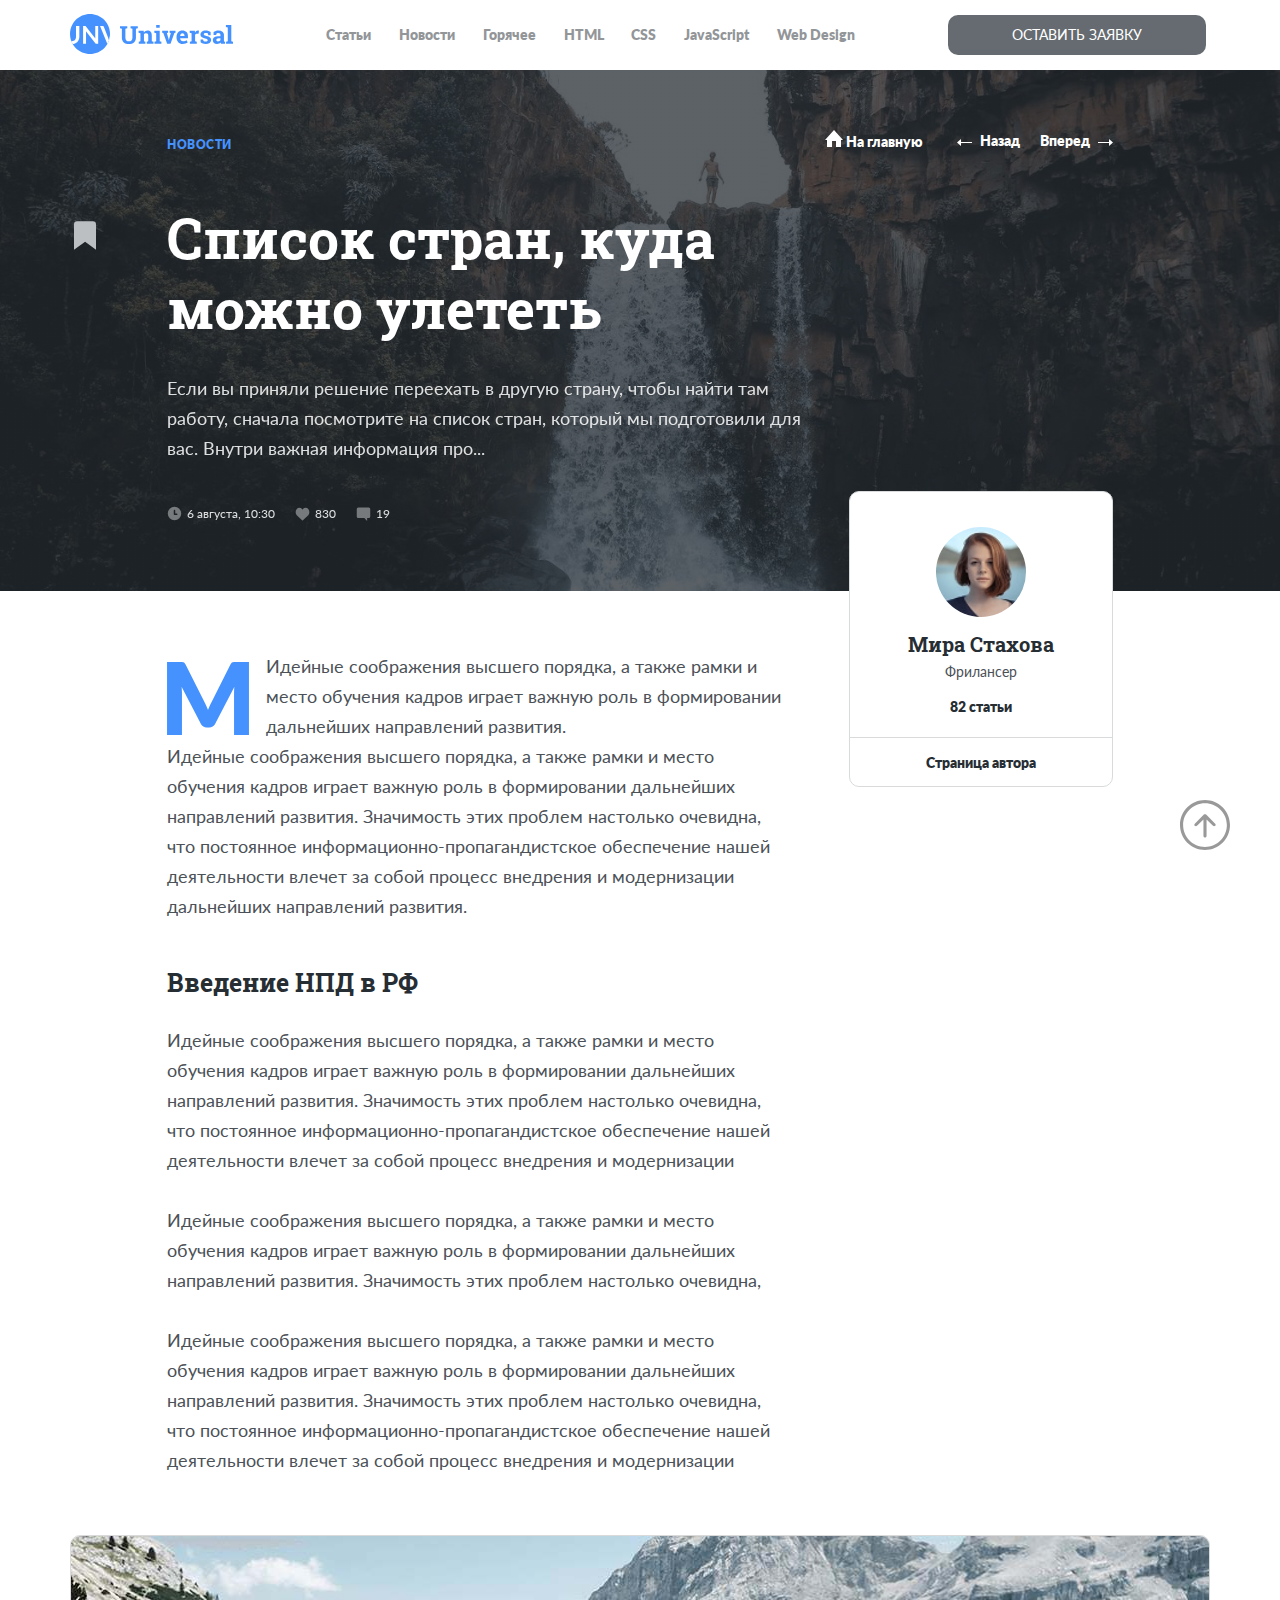
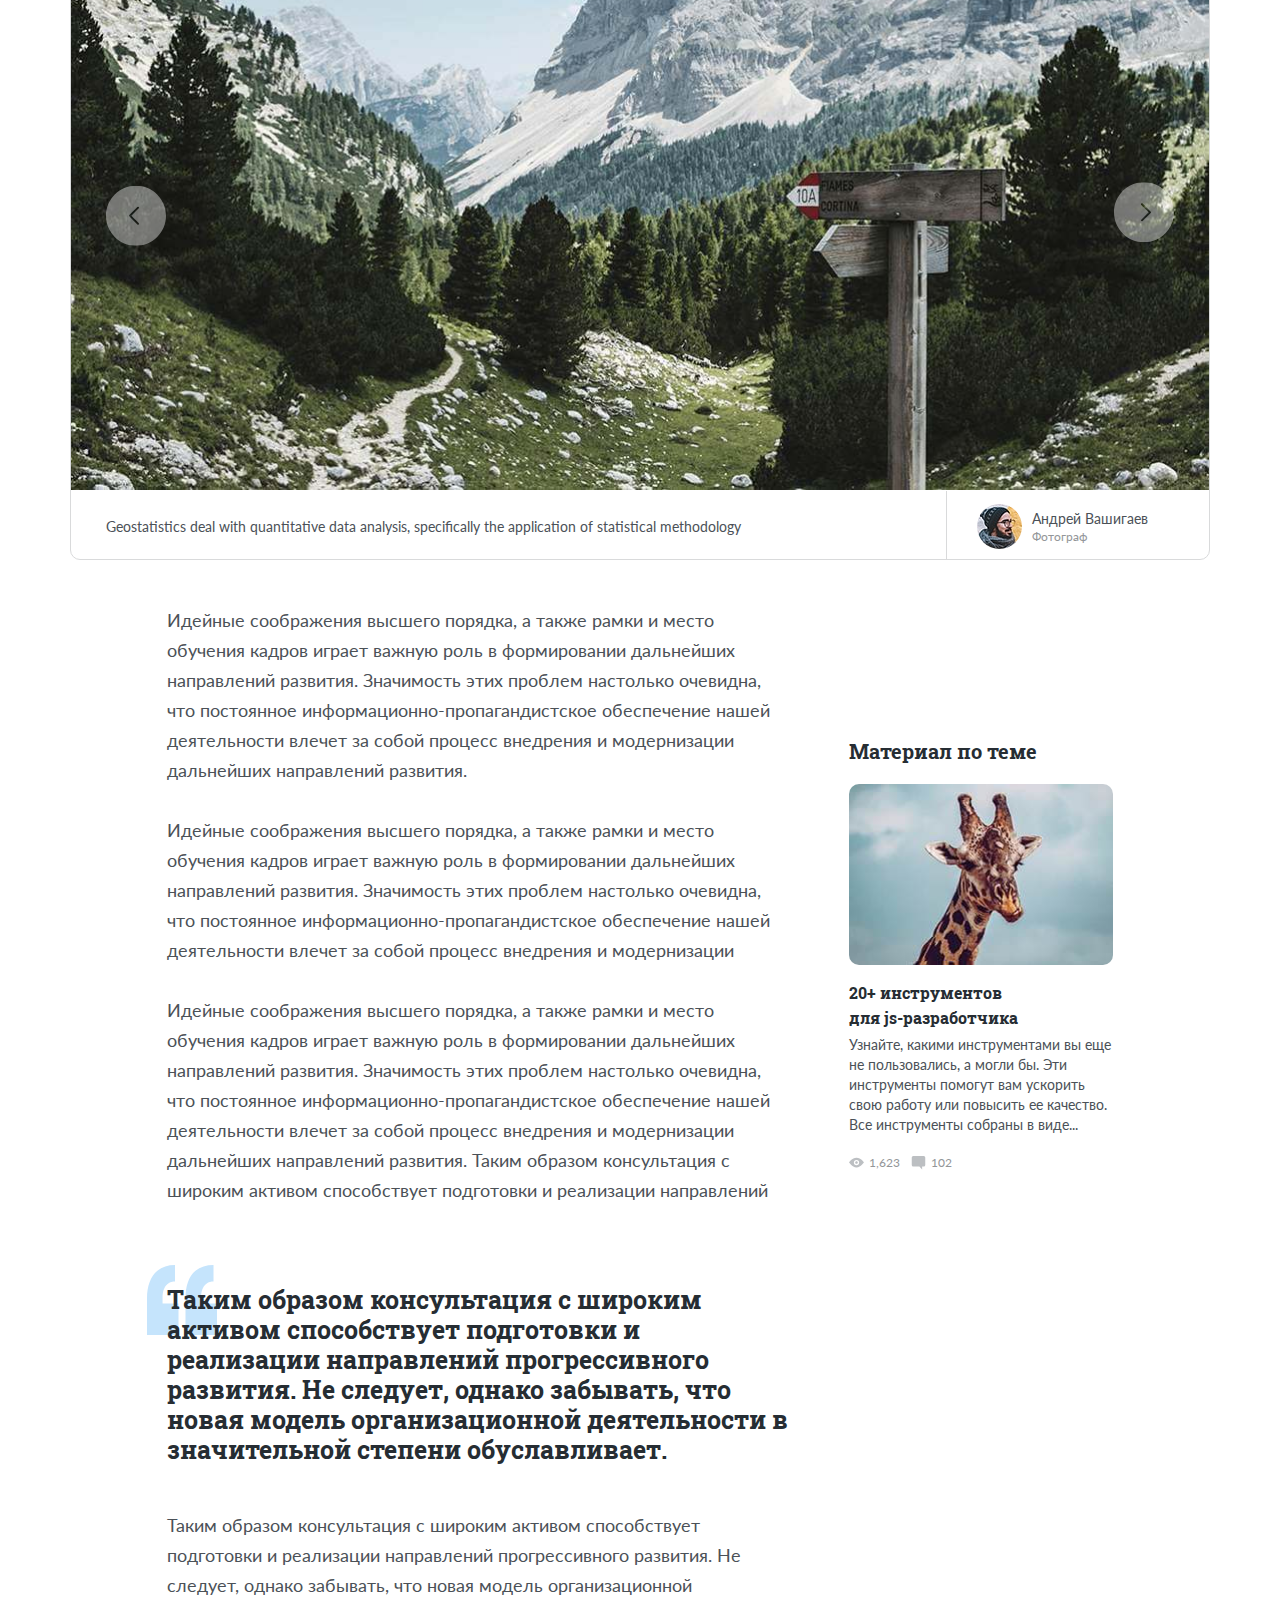
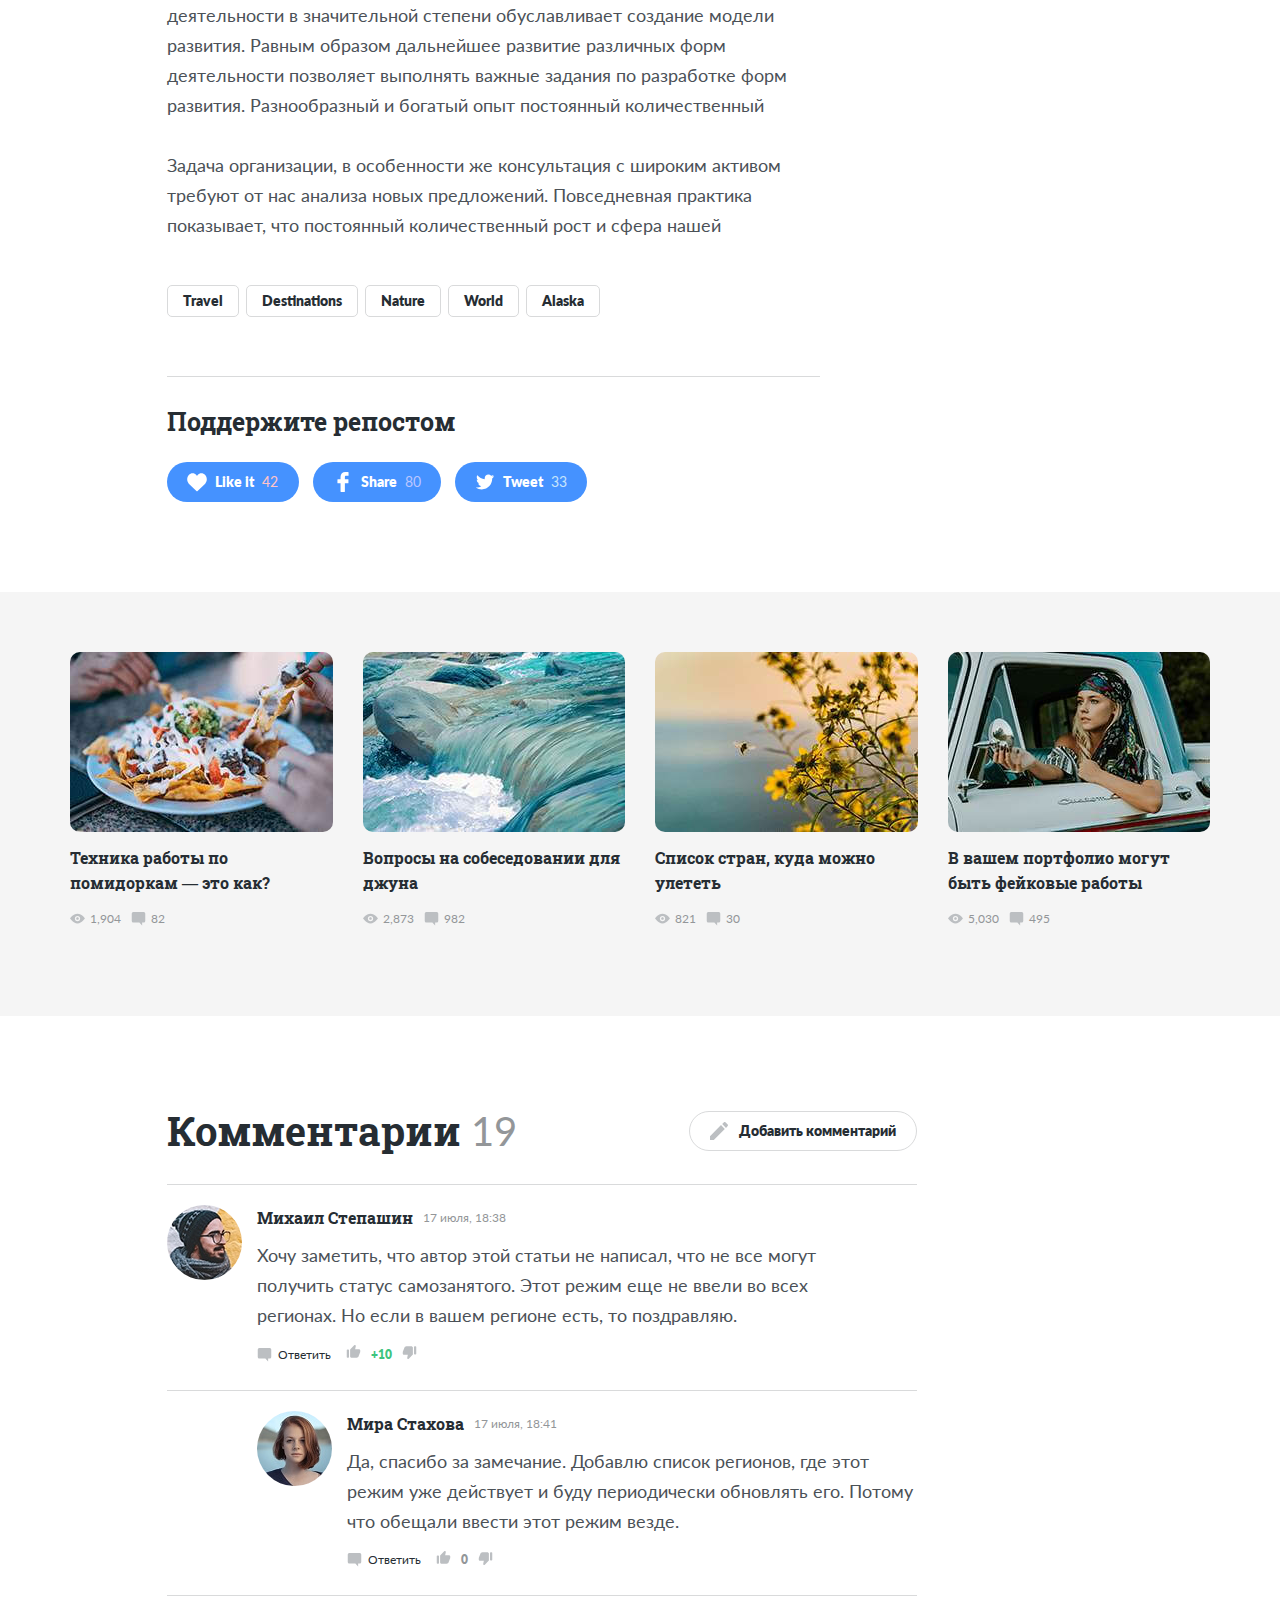
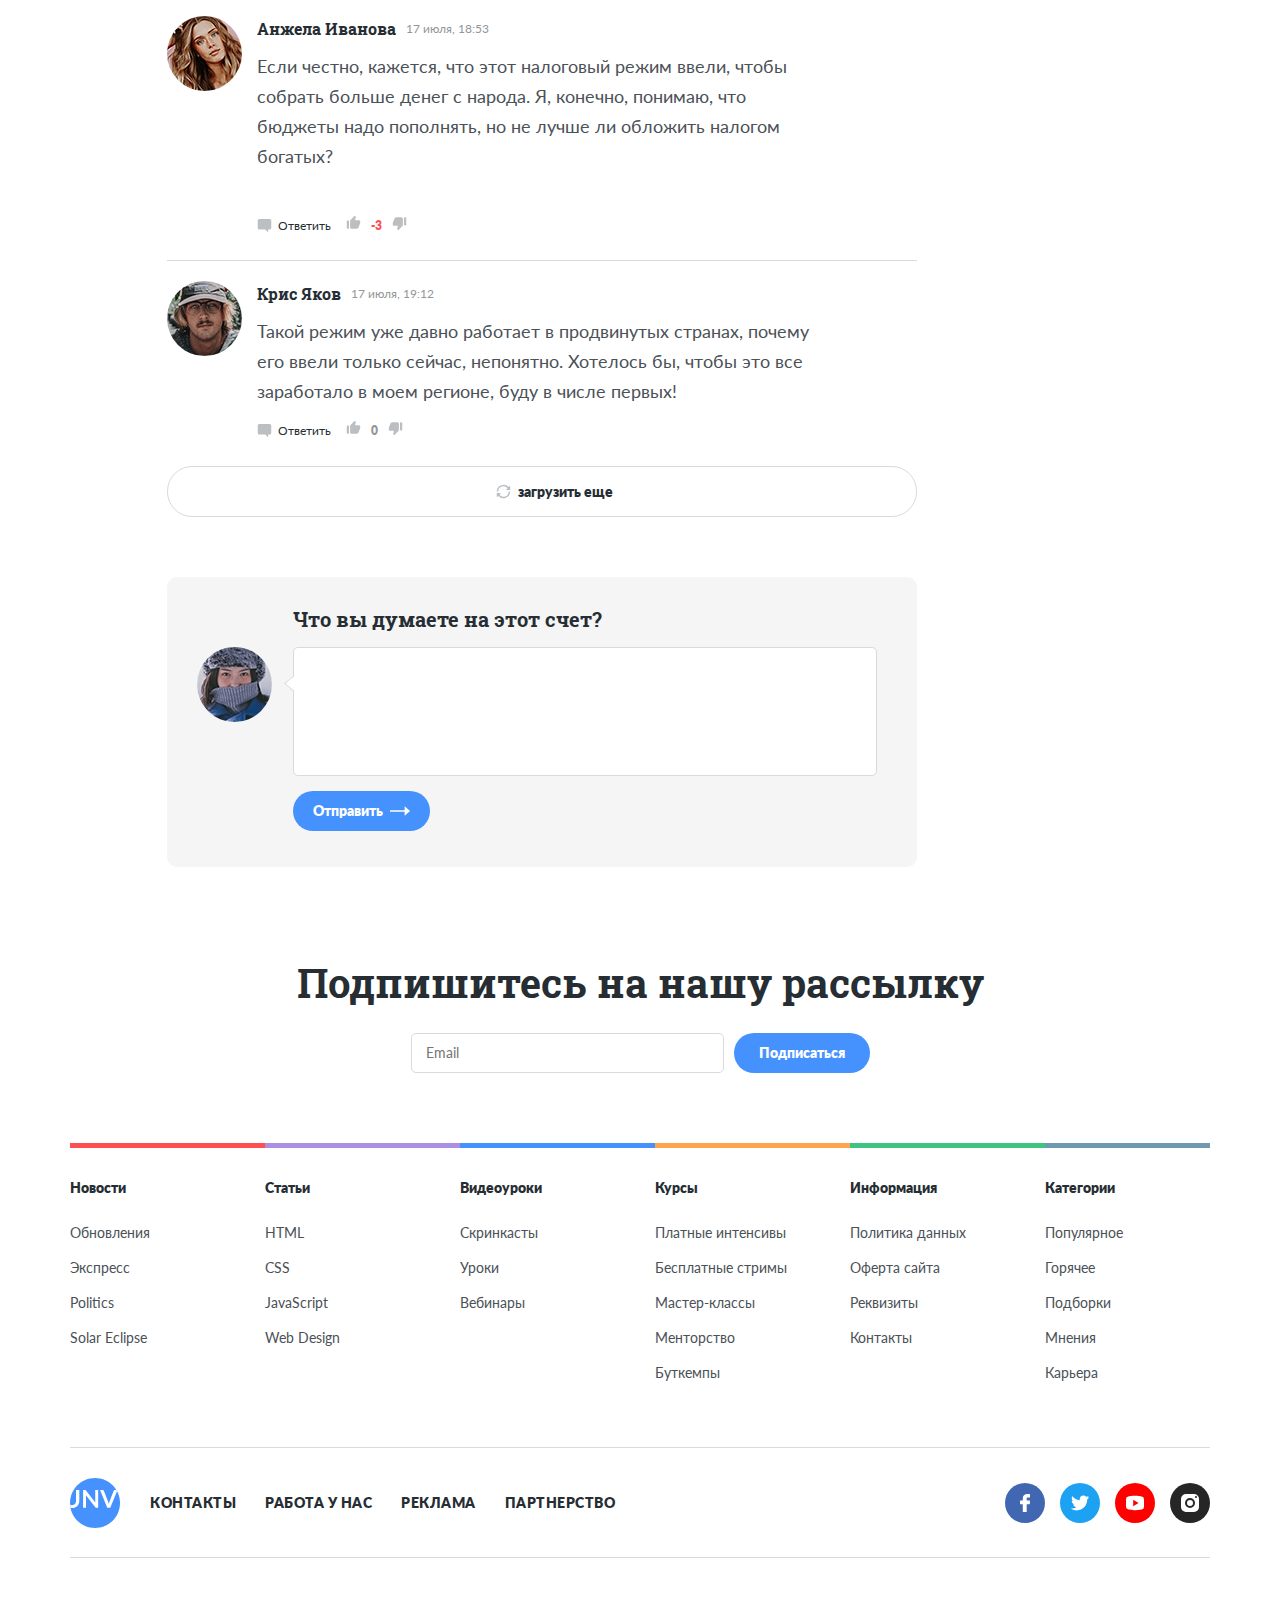
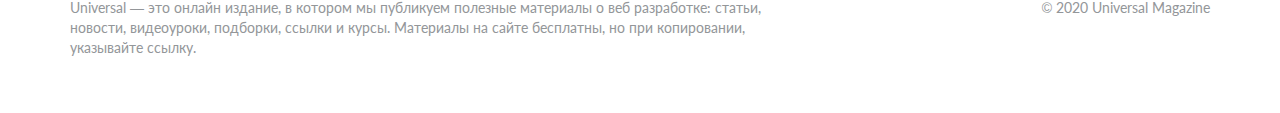
<file: articales/article-old-2.html>
<!DOCTYPE html>
<html lang="ru">
<head>
  <meta charset="UTF-8">
  <meta http-equiv="X-UA-Compatible" content="IE=edge">
  <meta name="viewport" content="width=device-width, initial-scale=1.0">
  <title>Universal</title>
  <link rel="stylesheet" href="../css/style.min.css">
  <link rel="icon" type="image/svg+xml" href="../img/favicon.svg">
  <script src="../js/main.js" defer></script>
  <script src="../js/validator.js" defer></script>
  <script src="../js/modal.js" defer></script>
  <script src="../js/mobile-menu.js" defer></script>
  <script src="../js/slider.js" defer></script>
  <script src="../js/slider-button.js" defer></script>
  <script src="../js/bookmark.js" defer></script>
  <script src="../js/comments.js" defer></script>
</head>
<body class="body body_light">
  <!-- Header -->
  <header class="header">
    <div class="header__container header__container_light container">
      <div class="header__inner inner">
        <a href="#" class="header__logo logo">
          <img src="../img/logo-light.svg" alt="" class="header__logo-img">
        </a>
        <nav class="header__nav-menu nav-menu nav-menu_light nav-menu_additional-page">
          <a href="#articales" class="nav-menu__link nav-menu__link_light">Статьи</a>
          <a href="#news" class="nav-menu__link nav-menu__link_light">Новости</a>
          <a href="#hot" class="nav-menu__link nav-menu__link_light">Горячее</a>
          <a href="#footer" class="nav-menu__link nav-menu__link_light">HTML</a>
          <a href="#footer" class="nav-menu__link nav-menu__link_light">CSS</a>
          <a href="#js" class="nav-menu__link nav-menu__link_light">JavaScript</a>
          <a href="#footer" class="nav-menu__link nav-menu__link_light">Web Design</a>
          <button class="header__button header__button_additional-page modal-button">ОСТАВИТЬ ЗАЯВКУ</button>
        </nav>
        <div class="header__mobile-menu mobile-menu header__mobile-menu_light">
          <span class="header__mobile-menu-line header__mobile-menu-line_light"></span>
        </div>
        <!-- /.mobile-menu -->
      </div>
      <!-- /.header__inner -->
    </div>
    <!-- /.header__container -->
  </header>
  <!-- Заголовок статьи -->
  <div class="articles">
    <div class="articles__container container">
      <div class="articles__item articles__item_additional-page">
        <div class="articles__img-wrap articles__img-wrap_additional-page">
          <img
            src="../img/article-5.jpg"
            alt=""
            class="articles__img articles__img_additional-page"
          >
        </div>
        <!-- /.articles__img-wrap -->
        <div class="articles__info articles__info_additional-page">
          
          <div class="articles__bookmark articles__bookmark_additional-page bookmark">
            <svg
              class="articles__bookmark-icon articles__bookmark-icon_additional-page"
              width="22"
              height="29"
            >
              <use href="../img/icons.svg#bookmark-icon"></use>
            </svg>
          </div>
          <!-- /.articles__bookmark -->

          <div class="articles__info-top-group">
            <span class="articles__section section section_blue">Новости</span>

            <nav class="articles__nav-menu">
              <a href="../index.html" class="articles__link articles__link_home">
                <svg
                  class="articles__link-icon articles__link-icon_home"
                  width="18"
                  height="17"
                >
                  <use href="../img/icons.svg#home-icon"></use>
                </svg>
                На главную
              </a>
              <a href="article-old-3.html" class="articles__link articles__link_prev">
                <svg
                  class="articles__link-icon articles__link-icon_inverted"
                  width="15"
                  height="7"
                >
                  <use href="../img/icons.svg#button-arrow_inverted"></use>
                </svg>
                Назад
              </a>
              <a href="article-old-1.html" class="articles__link articles__link_next">
                Вперед
                <svg
                  class="articles__link-icon"
                  width="15"
                  height="7"
                >
                  <use href="../img/icons.svg#button-arrow"></use>
                </svg>
              </a>
            </nav>
          </div>
          <!-- /.articles__info-top-group -->
          
          <h1 class="articles__title articles__title_additional-page">Список стран, куда можно улететь</h1>
          <p class="articles__text articles__text_additional-page">Если вы приняли решение переехать в другую страну, чтобы найти там работу, сначала посмотрите на
          список стран, который мы подготовили для вас. Внутри важная информация про...</p>
          <div class="articles__info-group articles__info-group_additional-page">
            <svg
              class="articles__clock-icon articles__clock-icon_additional-page"
              width="15"
              height="15"
            >
              <use href="../img/icons.svg#clock-icon"></use>
            </svg>
            <span class="articles__data articles__data_additional-page">6 августа, 10:30</span>
            <svg
              class="articles__like-icon articles__like-icon_additional-page"
              width="15"
              height="14"
            >
              <use href="../img/icons.svg#like-icon"></use>
            </svg>
            <span class="articles__like-counter articles__like-counter_additional-page">830</span>
            <svg
              class="articles__comment-icon articles__comment-icon_additional-page"
              width="15"
              height="14"
            >
              <use href="../img/icons.svg#comment-icon"></use>
            </svg>
            <span class="articles__comment-counter articles__comment-counter_additional-page">19</span>
          </div>
          <!-- /.articles__info-group -->
        </div>
        <!-- /.articles__info -->
      </div>
      <!-- /.articles__item -->
    </div>
    <!-- /.head__container -->
  </div>
  <!-- Начало ститьи -->
  <div id="articales"  class="article-begin">
    <div class="article-begin__container container">
      <div class="article-begin__inner inner">
        <div class="article-begin__indention">
          <p class="article-begin__text article-begin__text_first">
            M Идейные соображения высшего порядка, а также рамки и место обучения кадров играет важную роль в
            формировании дальнейших направлений развития.<br>
            Идейные соображения высшего порядка, а также рамки и место обучения кадров играет важную роль в
            формировании дальнейших направлений развития. Значимость этих проблем настолько очевидна, что
            постоянное информационно-пропагандистское обеспечение нашей деятельности влечет за собой процесс
            внедрения и модернизации дальнейших направлений развития.
          </p>
          <!-- /.article-begin__text -->
          <div class="article-begin__card-author card-author">
            <img src="../img/miraStahova.jpg" alt="" class="card-author__avatar">
            <div class="card-author__info-group">
              <span class="card-author__name">Мира Стахова</span>
              <span class="card-author__profession">Фрилансер</span>
              <span class="card-author__articles-count">82 статьи</span>
            </div>
            <!-- /.card-author__info-group -->
            <span class="card-author__divider"></span>
            <a href="#" class="card-author__site">Страница автора</a>
          </div>
          <h2 class="article-begin__title">Введение НПД в РФ</h2>
          <p class="article-begin__text">
            Идейные соображения высшего порядка, а также рамки и место обучения кадров играет важную роль в
            формировании дальнейших направлений развития. Значимость этих проблем настолько очевидна, что
            постоянное информационно-пропагандистское обеспечение нашей деятельности влечет за собой процесс
            внедрения и модернизации
          </p>
          <p class="article-begin__text">
            Идейные соображения высшего порядка, а также рамки и место обучения кадров играет важную роль в
            формировании дальнейших направлений развития. Значимость этих проблем настолько очевидна,
          </p>
          <p class="article-begin__text">
            Идейные соображения высшего порядка, а также рамки и место обучения кадров играет важную роль в
            формировании дальнейших направлений развития. Значимость этих проблем настолько очевидна, что
            постоянное информационно-пропагандистское обеспечение нашей деятельности влечет за собой процесс
            внедрения и модернизации
          </p>
          <!-- /.article-begin__card -->
        </div>
        <!-- /.article-begin__indention -->
      </div>
      <!-- /.article-begin__inner -->
    </div>
    <!-- /.article-begin__container -->
  </div>
  <!-- /.articles__begin -->
  <!-- Сладер -->
  <div id="news" class="articales-photos">
    <div class="articales-photos__container container">
      <div class="articales-photos__slider slider">
        <div class="slider__wrap slider__wrap_acticale">
          <div class="slider__buttons-bar">
            <div class="slider__buttons slider__buttons_prev buttons buttons_prev">
              <svg
                class="slider__buttons-icon slider__buttons-icon_prev"
                width="60"
                height="60"
              >
                <use href="../img/icons.svg#slider-button"></use>
              </svg>
            </div>
            <!-- /.slider__button-prev -->
            <div class="slider__buttons slider__buttons_next buttons buttons_next">
              <svg
                class="slider__buttons-icon slider__buttons-icon_next"
                width="60"
                height="60"
              >
                <use href="../img/icons.svg#slider-button"></use>
              </svg>
            </div>
            <!-- /.slider__button-next -->
          </div>
          <!-- /.slider__buttons -->
          <!-- Слайд 1 -->
          <div class="slider__acticale-slide acticale-slide slide">
            <img src="../img/article-slide-1.jpg" alt="" class="acticale-slide__img">
          </div>
          <!-- /.slider__acticale-slide -->
          <!-- Слайд 2 -->
          <div class="slider__acticale-slide acticale-slide slide">
            <img src="../img/article-slide-2.jpg" alt="" class="acticale-slide__img">
          </div>
          <!-- /.slider__acticale-slide -->
          <!-- Слайд 3 -->
          <div class="slider__acticale-slide acticale-slide slide">
            <img src="../img/article-slide-3.jpg" alt="" class="acticale-slide__img">
          </div>
          <!-- /.slider__acticale-slide -->
          <!-- Слайд 4 -->
          <div class="slider__acticale-slide acticale-slide slide">
            <img src="../img/article-slide-4.jpg" alt="" class="acticale-slide__img">
          </div>
          <!-- /.slider__acticale-slide -->
          <!-- Слайд 5 -->
          <div class="slider__acticale-slide acticale-slide slide">
            <img src="../img/article-5.jpg" alt="" class="acticale-slide__img">
          </div>
          <!-- /.slider__acticale-slide -->
        </div>
        <!-- /.slider__wrap -->

        <!-- Подпись Слайд 1 -->
        <div class="slider__acticale-slide-caption acticale-slide-caption">
          <span class="acticale-slide-caption__span">Geostatistics deal with quantitative data analysis,
            specifically the application of statistical methodology</span>
          <span class="acticale-slide-caption__divider"></span>
          <div class="acticale-slide-caption__author">
            <img
              src="../img/andreyVashigaev.jpg"
              alt=""
              class="acticale-slide-caption__author-avatar"
            >
            <div class="acticale-slide-caption__author-info">
              <span class="acticale-slide-caption__author-name">Андрей Вашигаев</span>
              <span class="acticale-slide-caption__author-profession">Фотограф</span>
            </div>
            <!-- /.acticale-slide-caption__author-info -->
          </div>
          <!-- /.acticale-slide-caption__author -->
        </div>
        <!-- /.slider__acticale-slide-caption -->
      </div>
      <!-- /.articales-photos__slider -->
    </div>
    <!-- /.articales__container -->
  </div>
  <!-- /.articales-slider -->
  <!-- Продолжение ститьи -->
  <div id="js" class="article-continuation">
    <div class="article-continuation__container container">
      <div class="article-continuation__inner inner">
        <div class="article-continuation__indention">
          <div class="article-continuation__card-additional card-additional">
            <h3 class="card-additional__rubric">Материал по теме</h3>
            <img
              src="../img/article-additional.jpg"
              alt=""
              class="card-additional__img"
            >
            <div class="card-additional__info">
              <h3 class="card-additional__title">20+ инструментов для js-разработчика</h3>
              <span class="card-additional__text">Узнайте, какими инструментами вы еще не пользовались, а могли
                бы. Эти инструменты помогут вам ускорить свою работу или повысить ее качество. Все инструменты
                собраны в виде...</span>
              <div class="card-additional__info-bar">
                <svg
                  class="card-additional__views-icon card-additional__icons"
                  width="15"
                  height="11"
                >
                  <use href="../img/icons.svg#views-icon"></use>
                </svg>
                <span class="card-additional__views-count">1,623</span>
                <svg
                  class="card-additional__comment-icon card-additional__icons"
                  width="15"
                  height="15"
                >
                  <use href="../img/icons.svg#comment-icon"></use>
                </svg>
                <span class="card-additional__comment-count">102</span>
              </div>
              <!-- /.card-additional__info-bar -->
            </div>
            <!-- /.card-additional__info -->
          </div>
          <!-- /.article-continuation__card-additional -->
          <p class="article-continuation__text">
            Идейные соображения высшего порядка, а также рамки и место обучения кадров играет важную роль в
            формировании дальнейших направлений развития. Значимость этих проблем настолько очевидна, что
            постоянное информационно-пропагандистское обеспечение нашей деятельности влечет за собой процесс
            внедрения и модернизации дальнейших направлений развития.
          </p>
          <p class="article-continuation__text">
            Идейные соображения высшего порядка, а также рамки и место обучения кадров играет важную роль в
            формировании дальнейших направлений развития. Значимость этих проблем настолько очевидна, что
            постоянное информационно-пропагандистское обеспечение нашей деятельности влечет за собой процесс
            внедрения и модернизации
          </p>
          <p class="article-continuation__text">
            Идейные соображения высшего порядка, а также рамки и место обучения кадров играет важную роль в
            формировании дальнейших направлений развития. Значимость этих проблем настолько очевидна, что
            постоянное информационно-пропагандистское обеспечение нашей деятельности влечет за собой процесс
            внедрения и модернизации дальнейших направлений развития. Таким образом консультация с широким
            активом способствует подготовки и реализации направлений
          </p>
          <p id="hot" class="article-continuation__quote">
            <svg
              class="article-continuation__quote-icon"
              width="70"
              height="70"
            >
              <use href="../img/icons.svg#quote-icon"></use>
            </svg>
            Таким образом консультация с широким активом способствует подготовки и реализации направлений
            прогрессивного развития. Не следует, однако забывать, что новая модель организационной деятельности
            в значительной степени обуславливает.
          </p>
          <p class="article-continuation__text">
            Таким образом консультация с широким активом способствует подготовки и реализации направлений
            прогрессивного развития. Не следует, однако забывать, что новая модель организационной деятельности
            в значительной степени обуславливает создание модели развития. Равным образом дальнейшее развитие
            различных форм деятельности позволяет выполнять важные задания по разработке форм развития.
            Разнообразный и богатый опыт постоянный количественный
          </p>
          <p class="article-continuation__text">
            Задача организации, в особенности же консультация с широким активом требуют от нас анализа новых
            предложений. Повседневная практика показывает, что постоянный количественный рост и сфера нашей
          </p>
          <div class="article-continuation__tads-bar">
            <a href="#" class="article-continuation__tag">Travel</a>
            <a href="#" class="article-continuation__tag">Destinations</a>
            <a href="#" class="article-continuation__tag">Nature</a>
            <a href="#" class="article-continuation__tag">World</a>
            <a href="#" class="article-continuation__tag">Alaska</a>
          </div>
          <!-- /.article-continuation__tads-bar -->
          <span class="article-continuation__divider"></span>
          <div class="article-continuation__links-bar">
            <h3 class="article-continuation__links-bar-title">Поддержите репостом</h3>
            <div class="article-continuation__links-group">
              <button class="article-continuation__button-like">
                <svg
                  class="article-continuation__like-icon article-continuation__icons"
                  width="20"
                  height="20"
                >
                  <use href="../img/icons.svg#like-icon"></use>
                </svg>
                Like it
                <span class="article-continuation__like-count">42</span>
              </button>
              <a href="https://www.facebook.com/" target="_blank" class="article-continuation__link">
                <svg
                  class="article-continuation__facebook-icon article-continuation__icons"
                  width="20"
                  height="20"
                >
                  <use href="../img/icons.svg#facebook-icon"></use>
                </svg>
                Share
                <span class="article-continuation__share-count">80</span>
              </a>
              <a href="https://twitter.com/" target="_blank" class="article-continuation__link">
                <svg
                  class="article-continuation__twitter-icon article-continuation__icons"
                  width="20"
                  height="20"
                >
                  <use href="../img/icons.svg#twitter-icon"></use>
                </svg>
                Tweet
                <span class="article-continuation__tweet-count">33</span>
              </a>
            </div>
            <!-- /.article-continuation__links-group -->
          </div>
          <!-- /.article-continuation__links-bar -->
        </div>
        <!-- /.article-continuation__indention -->
      </div>
      <!-- /.article-continuation__inner -->
    </div>
    <!-- /.article-continuation__container -->
  </div>
  <!-- /.articles__continuation -->
  <div class="articales-cards">
    <div class="articales-cards__container container">
      <div class="articales-cards__inner inner">
        <!-- Карточка 1 -->
        <div class="articales-cards__item">
          <img src="../img/articles-cards-item-1.jpg" alt="" class="articales-cards__img">
          <h3 class="articales-cards__title">Техника работы по помидоркам — это как?</h3>
          <div class="articales-cards__info">
            <svg
              class="articales-cards__views-icon articales-cards__icons"
              width="15"
              height="11"
            >
              <use href="../img/icons.svg#views-icon"></use>
            </svg>
            <span class="articales-cards__views-count articales-cards__counters">1,904</span>
            <svg
              class="articales-cards__comment-icon articales-cards__icons"
              width="15"
              height="15"
            >
              <use href="../img/icons.svg#comment-icon"></use>
            </svg>
            <span class="articales-cards__comment-count articales-cards__counters">82</span>
          </div>
          <!-- /.articales-cards__info -->
        </div>
        <!-- /.articales-cards__item -->
        <!-- Карточка 2 -->
        <div class="articales-cards__item">
          <img src="../img/articles-cards-item-2.jpg" alt="" class="articales-cards__img">
          <h3 class="articales-cards__title">Вопросы на собеседовании для джуна</h3>
          <div class="articales-cards__info">
            <svg
              class="articales-cards__views-icon articales-cards__icons"
              width="15"
              height="15"
            >
              <use href="../img/icons.svg#views-icon"></use>
            </svg>
            <span class="articales-cards__views-count articales-cards__counters">2,873</span>
            <svg
              class="articales-cards__comment-icon articales-cards__icons"
              width="15"
              height="15"
            >
              <use href="../img/icons.svg#comment-icon"></use>
            </svg>
            <span class="articales-cards__comment-count articales-cards__counters">982</span>
          </div>
          <!-- /.articales-cards__info -->
        </div>
        <!-- /.articales-cards__item -->
        <!-- Карточка 3 -->
        <div class="articales-cards__item">
          <img src="../img/articles-cards-item-3.jpg" alt="" class="articales-cards__img">
          <h3 class="articales-cards__title">Список стран, куда можно улететь</h3>
          <div class="articales-cards__info">
            <svg
              class="articales-cards__views-icon articales-cards__icons"
              width="15"
              height="11"
            >
              <use href="../img/icons.svg#views-icon"></use>
            </svg>
            <span class="articales-cards__views-count articales-cards__counters">821</span>
            <svg
              class="articales-cards__comment-icon articales-cards__icons"
              width="15"
              height="15"
            >
              <use href="../img/icons.svg#comment-icon"></use>
            </svg>
            <span class="articales-cards__comment-count articales-cards__counters">30</span>
          </div>
          <!-- /.articales-cards__info -->
        </div>
        <!-- /.articales-cards__item -->
        <!-- Карточка 4 -->
        <div class="articales-cards__item">
          <img src="../img/articles-cards-item-4.jpg" alt="" class="articales-cards__img">
          <h3 class="articales-cards__title">В вашем портфолио могут быть фейковые работы</h3>
          <div class="articales-cards__info">
            <svg
              class="articales-cards__views-icon articales-cards__icons"
              width="15"
              height="11"
            >
              <use href="../img/icons.svg#views-icon"></use>
            </svg>
            <span class="articales-cards__views-count articales-cards__counters">5,030</span>
            <svg
              class="articales-cards__comment-icon articales-cards__icons"
              width="15"
              height="15"
            >
              <use href="../img/icons.svg#comment-icon"></use>
            </svg>
            <span class="articales-cards__comment-count articales-cards__counters">495</span>
          </div>
          <!-- /.articales-cards__info -->
        </div>
        <!-- /.articales-cards__item -->
      </div>
      <!-- /.articales-cards__inner -->
    </div>
    <!-- /.articales-cards__container -->
  </div>
  <!-- /.articales-cards -->
  <div class="comments">
    <div class="comments__container container">
      <div class="comments__inner inner">
        <div class="comments__header">
          <h3 class="comments__title" id="19">Комментарии</h3>
          <button class="comments__button-add-comment">
            <svg
              class="comments__button-add-comment-icon"
              width="18"
              height="18"
            >
              <use href="../img/icons.svg#pencil-icon"></use>
            </svg>
            Добавить комментарий
          </button>
        </div>
        <!-- /.comments__header -->
        <div class="comments__items">
          <!-- Комментарий 1 -->
          <div class="comments__item">
            <span class="comments__divider"></span>

            <div class="comments__comment">
              <img src="../img/mishailStepashin.jpg" alt="" class="comments__avatar">
              
                <div class="comments__info-group">
                  <span class="comments__user-name">Михаил Степашин</span>
                  <span class="comments__data">17 июля, 18:38</span>
                </div>

                <span class="comments__text">Хочу заметить, что автор этой статьи не написал, что не все могут получить статус самозанятого. Этот режим еще не ввели во всех регионах. Но если в вашем регионе есть, то поздравляю.</span>
                <div class="comments__info-bar">
                  <button class="comments__button-reply">
                    <svg
                      class="comments__button-reply-icon"
                      width="15"
                      height="15"
                    >
                      <use href="../img/icons.svg#comment-icon"></use>
                    </svg>
                    Ответить
                  </button>
                  <button class="comments__button-rating comments__button-rating_up">
                    <svg
                      class="comments__button-rating-icon"
                      width="15"
                      height="15"
                    >
                      <use href="../img/icons.svg#thumb-icon_up"></use>
                    </svg>
                  </button>
                  <span class="comments__rating-count comments__rating-count_positive">+10</span>
                  <button class="comments__button-rating comments__button-rating_down">
                    <svg
                      class="comments__button-rating-icon"
                      width="15"
                      height="15"
                    >
                      <use href="../img/icons.svg#thumb-icon_down"></use>
                    </svg>
                  </button>
                </div>
                <!-- /.comments__info-bar -->
              <!-- </div> -->
              <!-- /.comments__info -->

            </div>
            <!-- /.comments__comment -->
          </div>
          <!-- /.comments__item -->

          <!-- Комментарий 2 -->
          <div class="comments__item">
            <span class="comments__divider"></span>
            <div class="comments__comment reply">
              <img src="../img/miraStahova.jpg" alt="" class="comments__avatar">
              
              <!-- <div class="comments__info"> -->
                
                <div class="comments__info-group">
                  <span class="comments__user-name">Мира Стахова</span>
                  <span class="comments__data">17 июля, 18:41</span>
                </div>
                <!-- /.comments__info-group -->
                
                <span class="comments__text">Да, спасибо за замечание. Добавлю список регионов, где этот режим уже действует и буду периодически обновлять его. Потому что обещали ввести этот режим везде.</span>
                
                <div class="comments__info-bar">
                  <button class="comments__button-reply">
                    <svg
                      class="comments__button-reply-icon"
                      width="15"
                      height="15"
                    >
                      <use href="../img/icons.svg#comment-icon"></use>
                    </svg>
                    Ответить
                  </button>
                  <button class="comments__button-rating comments__button-rating_up">
                    <svg
                      class="comments__button-rating-icon"
                      width="15"
                      height="15"
                    >
                      <use href="../img/icons.svg#thumb-icon_up"></use>
                    </svg>
                  </button>
                  <span class="comments__rating-count comments__rating-count_null">0</span>
                  <button class="comments__button-rating comments__button-rating_down">
                    <svg
                      class="comments__button-rating-icon"
                      width="15"
                      height="15"
                    >
                      <use href="../img/icons.svg#thumb-icon_down"></use>
                    </svg>
                  </button>
                </div>
                <!-- /.comments__info-bar -->

              <!-- </div> -->
              <!-- /.comments__info -->

            </div>
            <!-- /.comments__comment -->
          </div>
          <!-- /.comments__item -->
          <!-- Комментарий 3 -->
          <div class="comments__item">
            <span class="comments__divider"></span>
            <div class="comments__comment">
              <img src="../img/anjelaIvanova.jpg" alt="" class="comments__avatar">
              
              <!-- <div class="comments__info"> -->

                <div class="comments__info-group">
                  <span class="comments__user-name">Анжела Иванова</span>
                  <span class="comments__data">17 июля, 18:53</span>
                </div>
                <!-- /.comments__info-group -->
                
                <span class="comments__text">Если честно, кажется, что этот налоговый режим ввели, чтобы собрать больше денег с народа. Я, конечно, понимаю, что бюджеты надо пополнять, но не лучше ли обложить налогом богатых? <br> <br>
                </span>
                <div class="comments__info-bar">
                  <button class="comments__button-reply">
                    <svg
                      class="comments__button-reply-icon"
                      width="15"
                      height="15"
                    >
                      <use href="../img/icons.svg#comment-icon"></use>
                    </svg>
                    Ответить
                  </button>
                  <button class="comments__button-rating comments__button-rating_up">
                    <svg
                      class="comments__button-rating-icon"
                      width="15"
                      height="15"
                    >
                      <use href="../img/icons.svg#thumb-icon_up"></use>
                    </svg>
                  </button>
                  <span class="comments__rating-count comments__rating-count_negative ">-3</span>
                  <button class="comments__button-rating comments__button-rating_down">
                    <svg
                      class="comments__button-rating-icon"
                      width="15"
                      height="15"
                    >
                      <use href="../img/icons.svg#thumb-icon_down"></use>
                    </svg>
                  </button>
                </div>
                <!-- /.comments__info-bar -->
              <!-- </div> -->
              <!-- /.comments__info -->
            </div>
            <!-- /.comments__comment -->
          </div>
          <!-- /.comments__item -->
          <!-- Комментарий 4 -->
          <div class="comments__item">
            <span class="comments__divider"></span>
            <div class="comments__comment">
              <img
                src="../img/krisJakov.jpg"
                alt=""
                class="comments__avatar"
              >
              
              <!-- <div class="comments__info"> -->
          
                <div class="comments__info-group">
                  <span class="comments__user-name">Крис Яков</span>
                  <span class="comments__data">17 июля, 19:12</span>
                </div>
                <!-- /.comments__info-group -->
          
                <span class="comments__text">Такой режим уже давно работает в продвинутых странах, почему его ввели только сейчас, непонятно. Хотелось бы, чтобы это все заработало в моем регионе, буду в числе первых!</span>
                <div class="comments__info-bar">
                  <button class="comments__button-reply">
                    <svg
                      class="comments__button-reply-icon"
                      width="15"
                      height="15"
                    >
                      <use href="../img/icons.svg#comment-icon"></use>
                    </svg>
                    Ответить
                  </button>
                  <button class="comments__button-rating comments__button-rating_up">
                    <svg
                      class="comments__button-rating-icon"
                      width="15"
                      height="15"
                    >
                      <use href="../img/icons.svg#thumb-icon_up"></use>
                    </svg>
                  </button>
                  <span class="comments__rating-count comments__rating-count_null">0</span>
                  <button class="comments__button-rating comments__button-rating_down">
                    <svg
                      class="comments__button-rating-icon"
                      width="15"
                      height="15"
                    >
                      <use href="../img/icons.svg#thumb-icon_down"></use>
                    </svg>
                  </button>
                </div>
                <!-- /.comments__info-bar -->
              <!-- </div> -->
              <!-- /.comments__info -->
            </div>
            <!-- /.comments__comment -->
          </div>
          <!-- /.comments__item -->
          <!-- Комментарий 5 -->
          <div class="comments__item hidden">
            <span class="comments__divider"></span>

            <div class="comments__comment">
              <img src="../img/mishailStepashin.jpg" alt="" class="comments__avatar">
              
                <div class="comments__info-group">
                  <span class="comments__user-name">Михаил Степашин</span>
                  <span class="comments__data">17 июля, 18:38</span>
                </div>

                <span class="comments__text">Хочу заметить, что автор этой статьи не написал, что не все могут получить статус самозанятого. Этот режим еще не ввели во всех регионах. Но если в вашем регионе есть, то поздравляю.</span>
                <div class="comments__info-bar">
                  <button class="comments__button-reply">
                    <svg
                      class="comments__button-reply-icon"
                      width="15"
                      height="15"
                    >
                      <use href="../img/icons.svg#comment-icon"></use>
                    </svg>
                    Ответить
                  </button>
                  <button class="comments__button-rating comments__button-rating_up">
                    <svg
                      class="comments__button-rating-icon"
                      width="15"
                      height="15"
                    >
                      <use href="../img/icons.svg#thumb-icon_up"></use>
                    </svg>
                  </button>
                  <span class="comments__rating-count comments__rating-count_positive">+10</span>
                  <button class="comments__button-rating comments__button-rating_down">
                    <svg
                      class="comments__button-rating-icon"
                      width="15"
                      height="15"
                    >
                      <use href="../img/icons.svg#thumb-icon_down"></use>
                    </svg>
                  </button>
                </div>
                <!-- /.comments__info-bar -->
              <!-- </div> -->
              <!-- /.comments__info -->

            </div>
            <!-- /.comments__comment -->
          </div>
          <!-- /.comments__item -->

          <!-- Комментарий 6 -->
          <div class="comments__item hidden">
            <span class="comments__divider"></span>
            <div class="comments__comment reply">
              <img src="../img/miraStahova.jpg" alt="" class="comments__avatar">
              
              <!-- <div class="comments__info"> -->
                
                <div class="comments__info-group">
                  <span class="comments__user-name">Мира Стахова</span>
                  <span class="comments__data">17 июля, 18:41</span>
                </div>
                <!-- /.comments__info-group -->
                
                <span class="comments__text">Да, спасибо за замечание. Добавлю список регионов, где этот режим уже действует и буду периодически обновлять его. Потому что обещали ввести этот режим везде.</span>
                
                <div class="comments__info-bar">
                  <button class="comments__button-reply">
                    <svg
                      class="comments__button-reply-icon"
                      width="15"
                      height="15"
                    >
                      <use href="../img/icons.svg#comment-icon"></use>
                    </svg>
                    Ответить
                  </button>
                  <button class="comments__button-rating comments__button-rating_up">
                    <svg
                      class="comments__button-rating-icon"
                      width="15"
                      height="15"
                    >
                      <use href="../img/icons.svg#thumb-icon_up"></use>
                    </svg>
                  </button>
                  <span class="comments__rating-count comments__rating-count_null">0</span>
                  <button class="comments__button-rating comments__button-rating_down">
                    <svg
                      class="comments__button-rating-icon"
                      width="15"
                      height="15"
                    >
                      <use href="../img/icons.svg#thumb-icon_down"></use>
                    </svg>
                  </button>
                </div>
                <!-- /.comments__info-bar -->

              <!-- </div> -->
              <!-- /.comments__info -->

            </div>
            <!-- /.comments__comment -->
          </div>
          <!-- /.comments__item -->
          <!-- Комментарий 7 -->
          <div class="comments__item hidden">
            <span class="comments__divider"></span>
            <div class="comments__comment">
              <img src="../img/anjelaIvanova.jpg" alt="" class="comments__avatar">
              
              <!-- <div class="comments__info"> -->

                <div class="comments__info-group">
                  <span class="comments__user-name">Анжела Иванова</span>
                  <span class="comments__data">17 июля, 18:53</span>
                </div>
                <!-- /.comments__info-group -->
                
                <span class="comments__text">Если честно, кажется, что этот налоговый режим ввели, чтобы собрать больше денег с народа. Я, конечно, понимаю, что бюджеты надо пополнять, но не лучше ли обложить налогом богатых? <br> <br>
                </span>
                <div class="comments__info-bar">
                  <button class="comments__button-reply">
                    <svg
                      class="comments__button-reply-icon"
                      width="15"
                      height="15"
                    >
                      <use href="../img/icons.svg#comment-icon"></use>
                    </svg>
                    Ответить
                  </button>
                  <button class="comments__button-rating comments__button-rating_up">
                    <svg
                      class="comments__button-rating-icon"
                      width="15"
                      height="15"
                    >
                      <use href="../img/icons.svg#thumb-icon_up"></use>
                    </svg>
                  </button>
                  <span class="comments__rating-count comments__rating-count_negative ">-3</span>
                  <button class="comments__button-rating comments__button-rating_down">
                    <svg
                      class="comments__button-rating-icon"
                      width="15"
                      height="15"
                    >
                      <use href="../img/icons.svg#thumb-icon_down"></use>
                    </svg>
                  </button>
                </div>
                <!-- /.comments__info-bar -->
              <!-- </div> -->
              <!-- /.comments__info -->
            </div>
            <!-- /.comments__comment -->
          </div>
          <!-- /.comments__item -->
          <!-- Комментарий 8 -->
          <div class="comments__item hidden">
            <span class="comments__divider"></span>
            <div class="comments__comment">
              <img
                src="../img/krisJakov.jpg"
                alt=""
                class="comments__avatar"
              >
          
                <div class="comments__info-group">
                  <span class="comments__user-name">Крис Яков</span>
                  <span class="comments__data">17 июля, 19:12</span>
                </div>
                <!-- /.comments__info-group -->
          
                <span class="comments__text">Такой режим уже давно работает в продвинутых странах, почему его ввели только сейчас, непонятно. Хотелось бы, чтобы это все заработало в моем регионе, буду в числе первых!</span>
                <div class="comments__info-bar">
                  <button class="comments__button-reply">
                    <svg
                      class="comments__button-reply-icon"
                      width="15"
                      height="15"
                    >
                      <use href="../img/icons.svg#comment-icon"></use>
                    </svg>
                    Ответить
                  </button>
                  <button class="comments__button-rating comments__button-rating_up">
                    <svg
                      class="comments__button-rating-icon"
                      width="15"
                      height="15"
                    >
                      <use href="../img/icons.svg#thumb-icon_up"></use>
                    </svg>
                  </button>
                  <span class="comments__rating-count comments__rating-count_null">0</span>
                  <button class="comments__button-rating comments__button-rating_down">
                    <svg
                      class="comments__button-rating-icon"
                      width="15"
                      height="15"
                    >
                      <use href="../img/icons.svg#thumb-icon_down"></use>
                    </svg>
                  </button>
                </div>
                <!-- /.comments__info-bar -->
              <!-- </div> -->
              <!-- /.comments__info -->
            </div>
            <!-- /.comments__comment -->
          </div>
          <!-- /.comments__item -->
        </div>
        <!-- /.comments__items -->
        <button class="comments__loading">
          <svg
            class="comments__loading-icon"
            width="15"
            height="15"
          >
            <use href="../img/icons.svg#loading-icon"></use>
          </svg>
          загрузить еще
        </button>

        <form  action="../send.php" method="POST" class="comments__form form">
          <img src="../img/user-avatar.jpg" alt="" class="comments__form-avatar">

          <h3 class="comments__form-title">Что вы думаете на этот счет?</h3>
          <div class="comments__form-input-wrap">
            <textarea name="message" id="comment" cols="30" rows="6" class="comments__form-input input" required></textarea>
            <label class="comments__form-error error" for="comment"></label>
          </div>
          <!-- /.comments__form-input-wrap -->
          
          <input class="comments__form-subject"  type="checkbox" name="subject" value="Список стран, куда можно улететь" checked required>
            
          <button class="comments__form-button button">            
            Отправить
            <svg
              class="comments__form-button-icon"
              width="20"
              height="20"
            >
              <use href="../img/icons.svg#button-arrow"></use>
            </svg>
          </button>
        </form>

      </div>
      <!-- /.comments__inner -->
    </div>
    <!-- /.comments__container -->
  </div>
  <!-- /.comments -->
  <!-- Подвал -->
  <footer id="footer" class="footer">
    <div class="footer__container container">
      <div class="footer__inner inner">
        <div class="footer-top">
          <h2 class="footer-top__title">Подпишитесь на нашу рассылку</h2>
          <form action="send.php" method="POST" class="footer-top__form form">
            <div class="footer-top__input-warp">
              <input type="text" class="footer-top__input input" placeholder="Email" name="email" required>
              <label class="footer-top__error error" for="email"></label>
            </div>
              <button class="footer-top__button button">Подписаться</button>
          </form>
        </div>
        <!-- /.footer-top -->
        <div class="footer-menu">
          <div class="footer-menu__block">
            <span class="footer-menu__divider footer-menu__divider_red"></span>
            <span class="footer-menu__title">Новости</span>
            <a href="#" class="footer-menu__link">Обновления</a>
            <a href="#" class="footer-menu__link">Экспресс</a>
            <a href="#" class="footer-menu__link">Politics</a>
            <a href="#" class="footer-menu__link">Solar Eclipse</a>
          </div>
          <!-- /.footer-menu__block -->
          <div class="footer-menu__block">
            <span class="footer-menu__divider footer-menu__divider_purple"></span>
            <span class="footer-menu__title">Статьи</span>
            <a href="#" class="footer-menu__link">HTML</a>
            <a href="#" class="footer-menu__link">CSS</a>
            <a href="#" class="footer-menu__link">JavaScript</a>
            <a href="#" class="footer-menu__link">Web Design</a>
          </div>
          <!-- /.footer-menu__block -->
          <div class="footer-menu__block">
            <span class="footer-menu__divider footer-menu__divider_blue"></span>
            <span class="footer-menu__title">Видеоуроки</span>
            <a href="#" class="footer-menu__link">Скринкасты</a>
            <a href="#" class="footer-menu__link">Уроки</a>
            <a href="#" class="footer-menu__link">Вебинары</a>
          </div>
          <!-- /.footer-menu__block -->
          <div class="footer-menu__block">
            <span class="footer-menu__divider footer-menu__divider_orange"></span>
            <span class="footer-menu__title">Курсы</span>
            <a href="#" class="footer-menu__link">Платные интенсивы</a>
            <a href="#" class="footer-menu__link">Бесплатные стримы</a>
            <a href="#" class="footer-menu__link">Мастер-классы</a>
            <a href="#" class="footer-menu__link">Менторство</a>
            <a href="#" class="footer-menu__link">Буткемпы</a>
          </div>
          <!-- /.footer-menu__block -->
          <div class="footer-menu__block">
            <span class="footer-menu__divider footer-menu__divider_green"></span>
            <span class="footer-menu__title">Информация</span>
            <a href="#" class="footer-menu__link">Политика данных</a>
            <a href="#" class="footer-menu__link">Оферта сайта</a>
            <a href="#" class="footer-menu__link">Реквизиты</a>
            <a href="#" class="footer-menu__link">Контакты</a>
          </div>
          <!-- /.footer-menu__block -->
          <div class="footer-menu__block">
            <span class="footer-menu__divider footer-menu__divider_greyblue"></span>
            <span class="footer-menu__title">Категории</span>
            <a href="#" class="footer-menu__link">Популярное</a>
            <a href="#" class="footer-menu__link">Горячее</a>
            <a href="#" class="footer-menu__link">Подборки</a>
            <a href="#" class="footer-menu__link">Мнения</a>
            <a href="#" class="footer-menu__link">Карьера</a>
          </div>
          <!-- /.footer-menu__block -->
        </div>
        <!-- /.footer-menu -->
        <span class="footer__divider footer__divider_main"></span>
        <div class="footer-menu-bottom">
          <a href="#" class="footer-menu-bottom__logo">
            <img src="../img/logo-icon.svg" alt="" class="footer-menu-bottom__logo-img">
          </a>
          <div class="footer-menu-bottom__links footer-menu-bottom__links_acticale">
            <a href="" class="footer-menu-bottom__link">Контакты</a>
            <a href="" class="footer-menu-bottom__link">Работа у нас</a>
            <a href="" class="footer-menu-bottom__link">Реклама</a>
            <a href="" class="footer-menu-bottom__link">Партнерство</a>
          </div>
          <!-- /.footer-menu-bottom__links -->
          <div class="footer-menu-bottom__networks">
              <!-- Facebook -->
              <a href="https://www.facebook.com/" target="_blank" class="footer-menu-bottom__networks-link footer-menu-bottom__networks-link_facebook">
                <svg
                  class="footer-menu-bottom__facebook-icon footer-menu-bottom__icons"
                  width="10"
                  height="18"
                >
                  <use href="../img/icons.svg#facebook-icon"></use>
                </svg>
              </a>
              <!-- Twitter -->
              <a href="https://twitter.com/" target="_blank" class="footer-menu-bottom__networks-link footer-menu-bottom__networks-link_twitter">
                <svg
                  class="footer-menu-bottom__twitter-icon footer-menu-bottom__icons"
                  width="20"
                  height="20"
                >
                  <use href="../img/icons.svg#twitter-icon"></use>
                </svg>
              </a>
              <!-- Youtube -->
              <a href="https://www.youtube.com/" target="_blank" class="footer-menu-bottom__networks-link footer-menu-bottom__networks-link_youtube">
                <svg
                  class="footer-menu-bottom__youtube-icon footer-menu-bottom__icons"
                  width="20"
                  height="20"
                >
                  <use href="../img/icons.svg#youtube-icon"></use>
                </svg>
              </a>
              <!-- Instagram -->
              <a href="https://www.instagram.com/" target="_blank" class="footer-menu-bottom__networks-link footer-menu-bottom__networks-link_instagram">
                <svg
                  class="footer-menu-bottom__instagram-icon footer-menu-bottom__icons"
                  width="24"
                  height="24"
                >
                  <use href="../img/icons.svg#instagram-icon"></use>
                </svg>
              </a>
            </div>
            <!-- /.footer-menu-bottom__networks -->
        </div>
        <!-- /.footer-menu-bottom -->
        <span class="footer__divider footer__divider_main"></span>
        <div class="footer-bottom">
          <p class="footer-bottom__slogan">
            Universal — это онлайн издание, в котором мы публикуем полезные материалы о веб разработке: статьи,
            новости, видеоуроки, подборки, ссылки и курсы. Материалы на сайте бесплатны, но при копировании,
            указывайте ссылку.
          </p>
          <span class="footer-bottom__copyright">© 2020 Universal Magazine</span>
        </div>
        <!-- /.footer-bottom -->
      </div>
      <!-- /.footer__inner -->
    </div>
    <!-- /.footer__container -->
  </footer>

    <div class="modal hidden">
    <div class="modal__overlay">
      <form action="send.php" method="POST" class="modal__form form">
        <div class="modal__close">
          <svg
            class="modal__close-button"
            width="16"
            height="16"
          >
            <use href="../img/icons.svg#close-button"></use>
          </svg>
        </div>
        <h3 class="modal__title">Обратная связь</h3>
        <span class="modal__input-name">Тема</span>
        
        <div class="modal__input-warp">
        <select class="modal__subject input" name="subject" id="subject" required>
          <option class="modal__subject-option modal__subject-option_default" value="" selected="selected" disabled>Выберите тему</option>
          <option class="modal__subject-option" value="Статьи">Статья</option>
          <option class="modal__subject-option" value="Новости">Новость</option>
          <option class="modal__subject-option" value="CSS">Мнение</option>
          <option class="modal__subject-option" value="CSS">CSS</option>
          <option class="modal__subject-option" value="JavaScript">JavaScript</option>
          <option class="modal__subject-option" value="Web Design">Web Design</option>
        </select>
        <label class="modal__error error" for="subject"></label>
        </div>

        <span class="modal__input-name">Сообщение</span>
        <div class="modal__input-warp">
          <textarea name="message" id="message" cols="30" rows="10" class="modal__message input" required></textarea>
          <label class="modal__error error" for="message"></label>
        </div>

        <span class="modal__input-name">Email</span>
        <div class="modal__input-warp">
          <input name="email" id="email" type="email" class="modal__email input" required>
          <label class="modal__error error" for="email"></label>
        </div>
        
   
        <label class="modal__custom-checkbox custom-checkbox modal__input-warp" for="checkbox">
          <input name="permission" class="custom-checkbox__button input" type="checkbox" id="checkbox" required>
          <span class="custom-checkbox__span error">Согласен с обработкой данных</span>
        </label>
   

        <button class="modal__button button">Отправить</button>
      </form>
    </div>
    <!-- /.modal__overlay -->
  </div>
  <!-- /.mobile-menu -->
  <a href="#" class="button-top">
    <svg
      class="button-top-icon"
      width="50"
      height="50"
    >
      <use href="../img/icons.svg#button-top-icon"></use>
    </svg>
  </a>
</body>
</html>
</file>
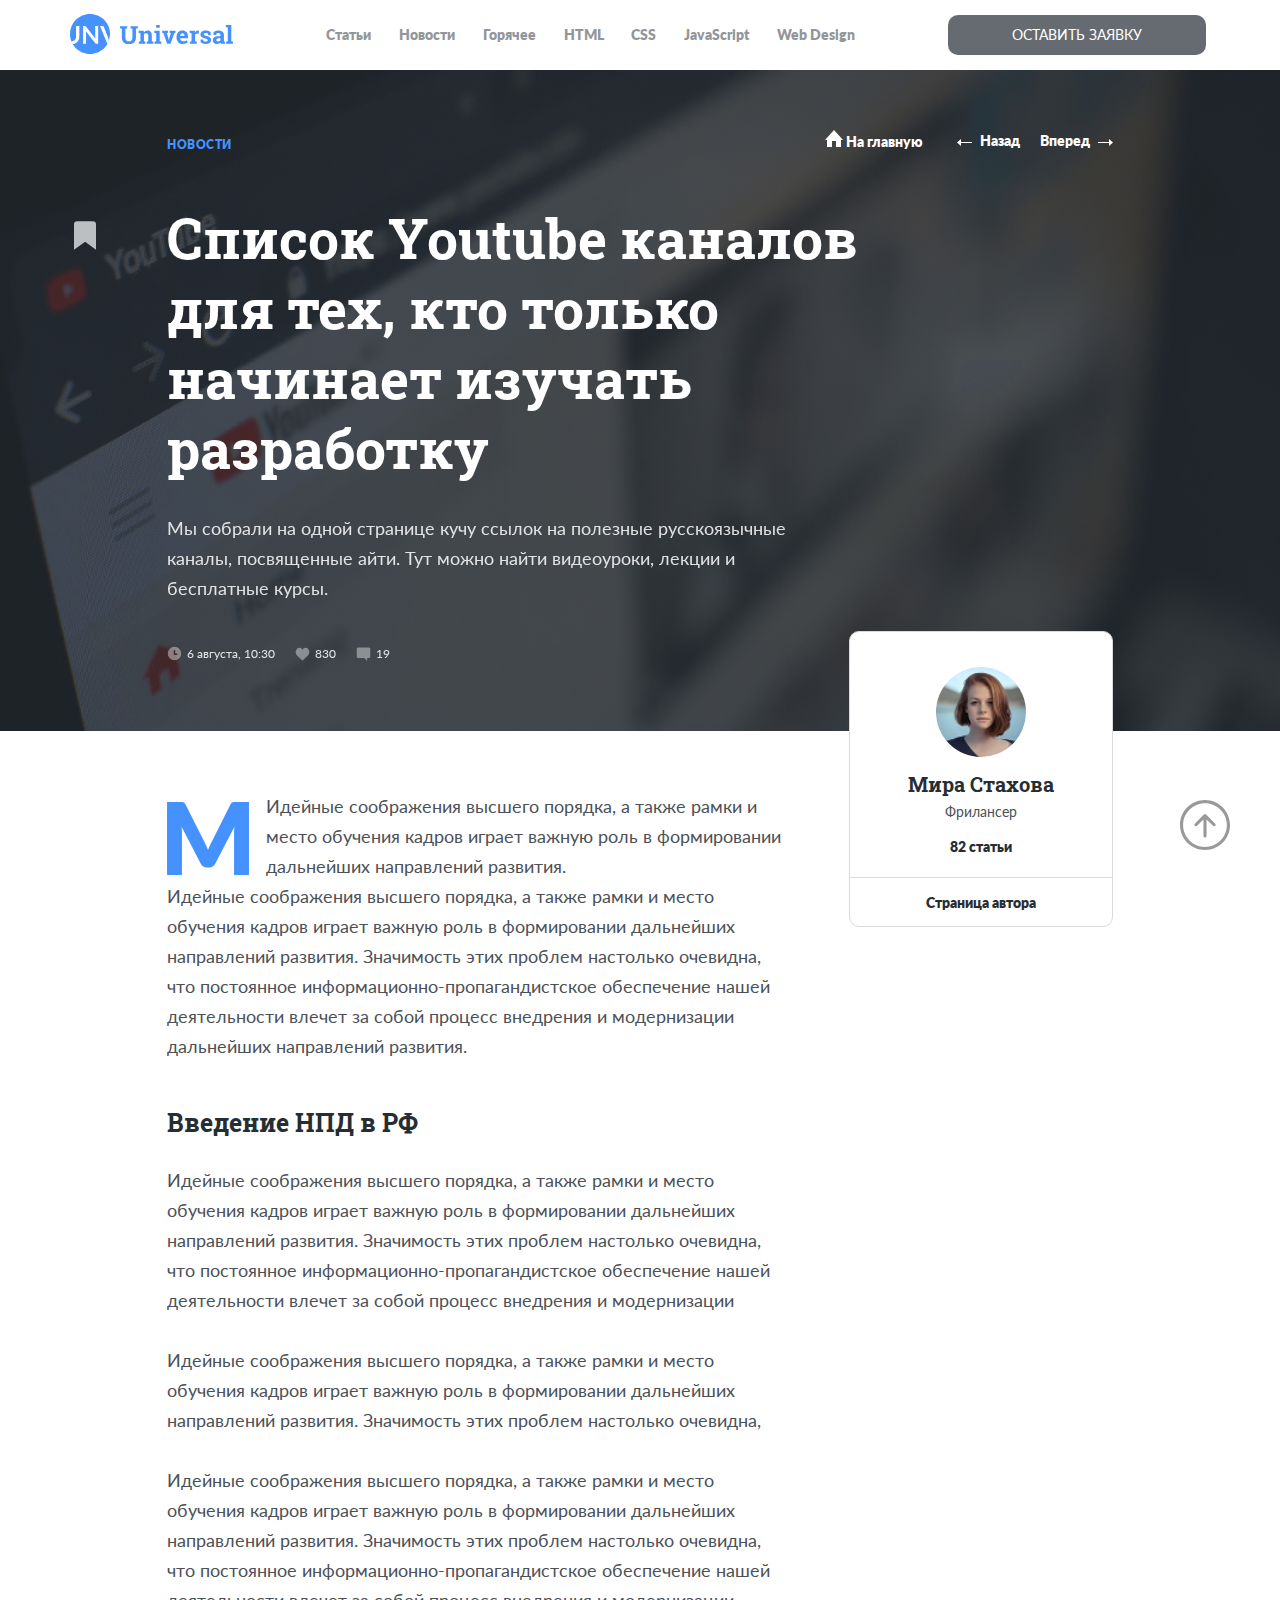
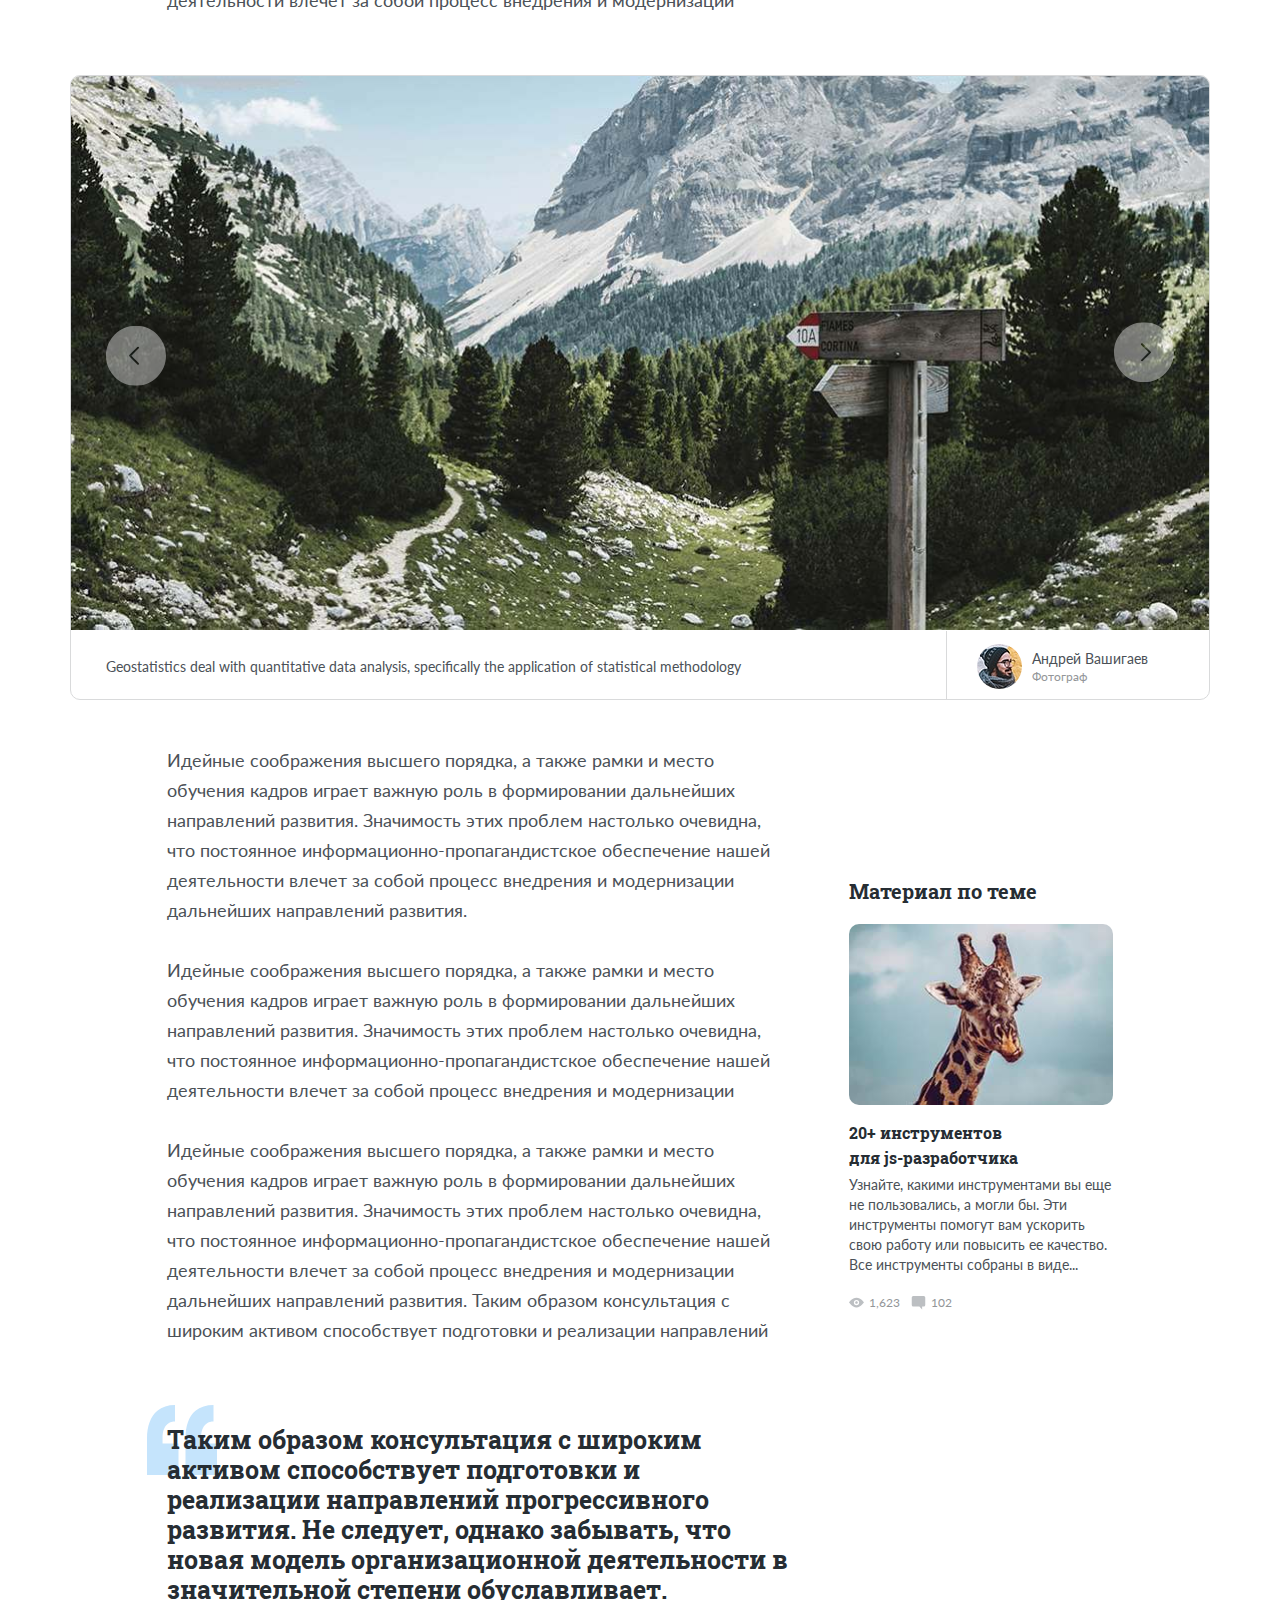
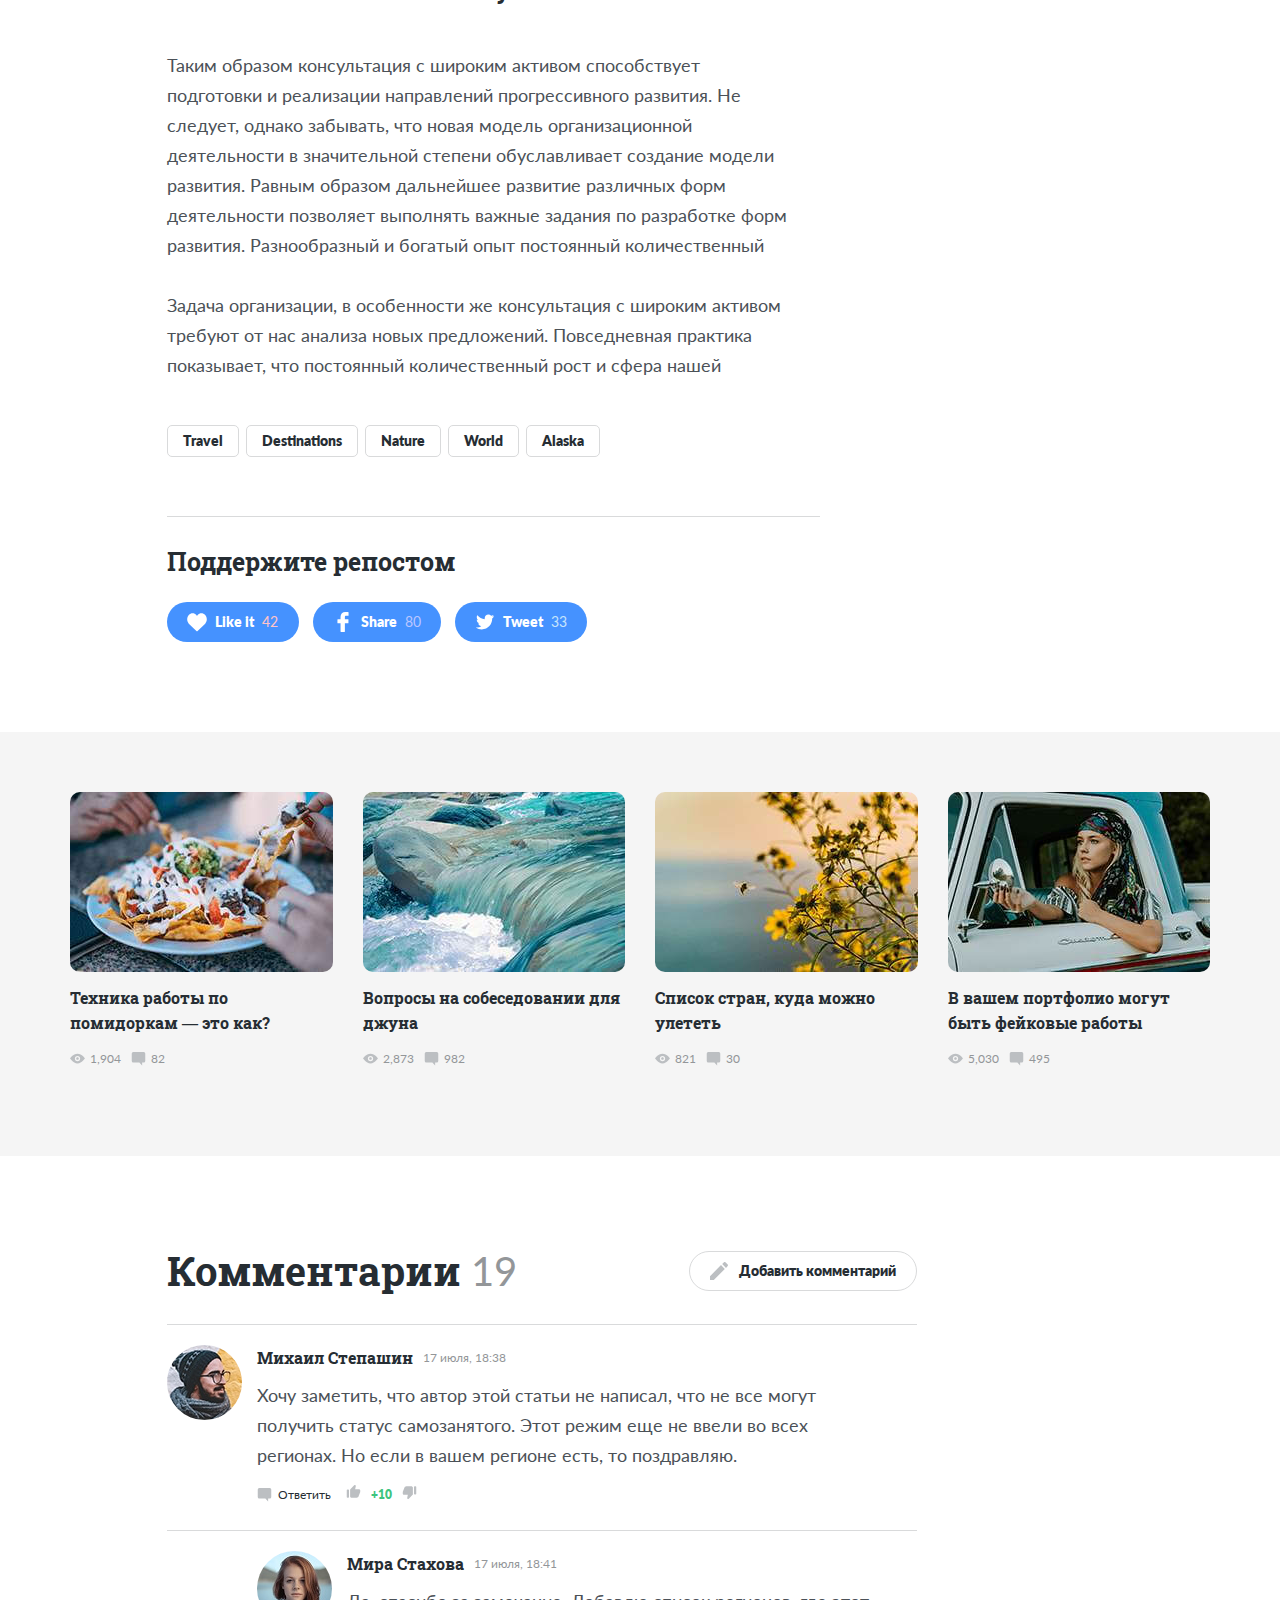
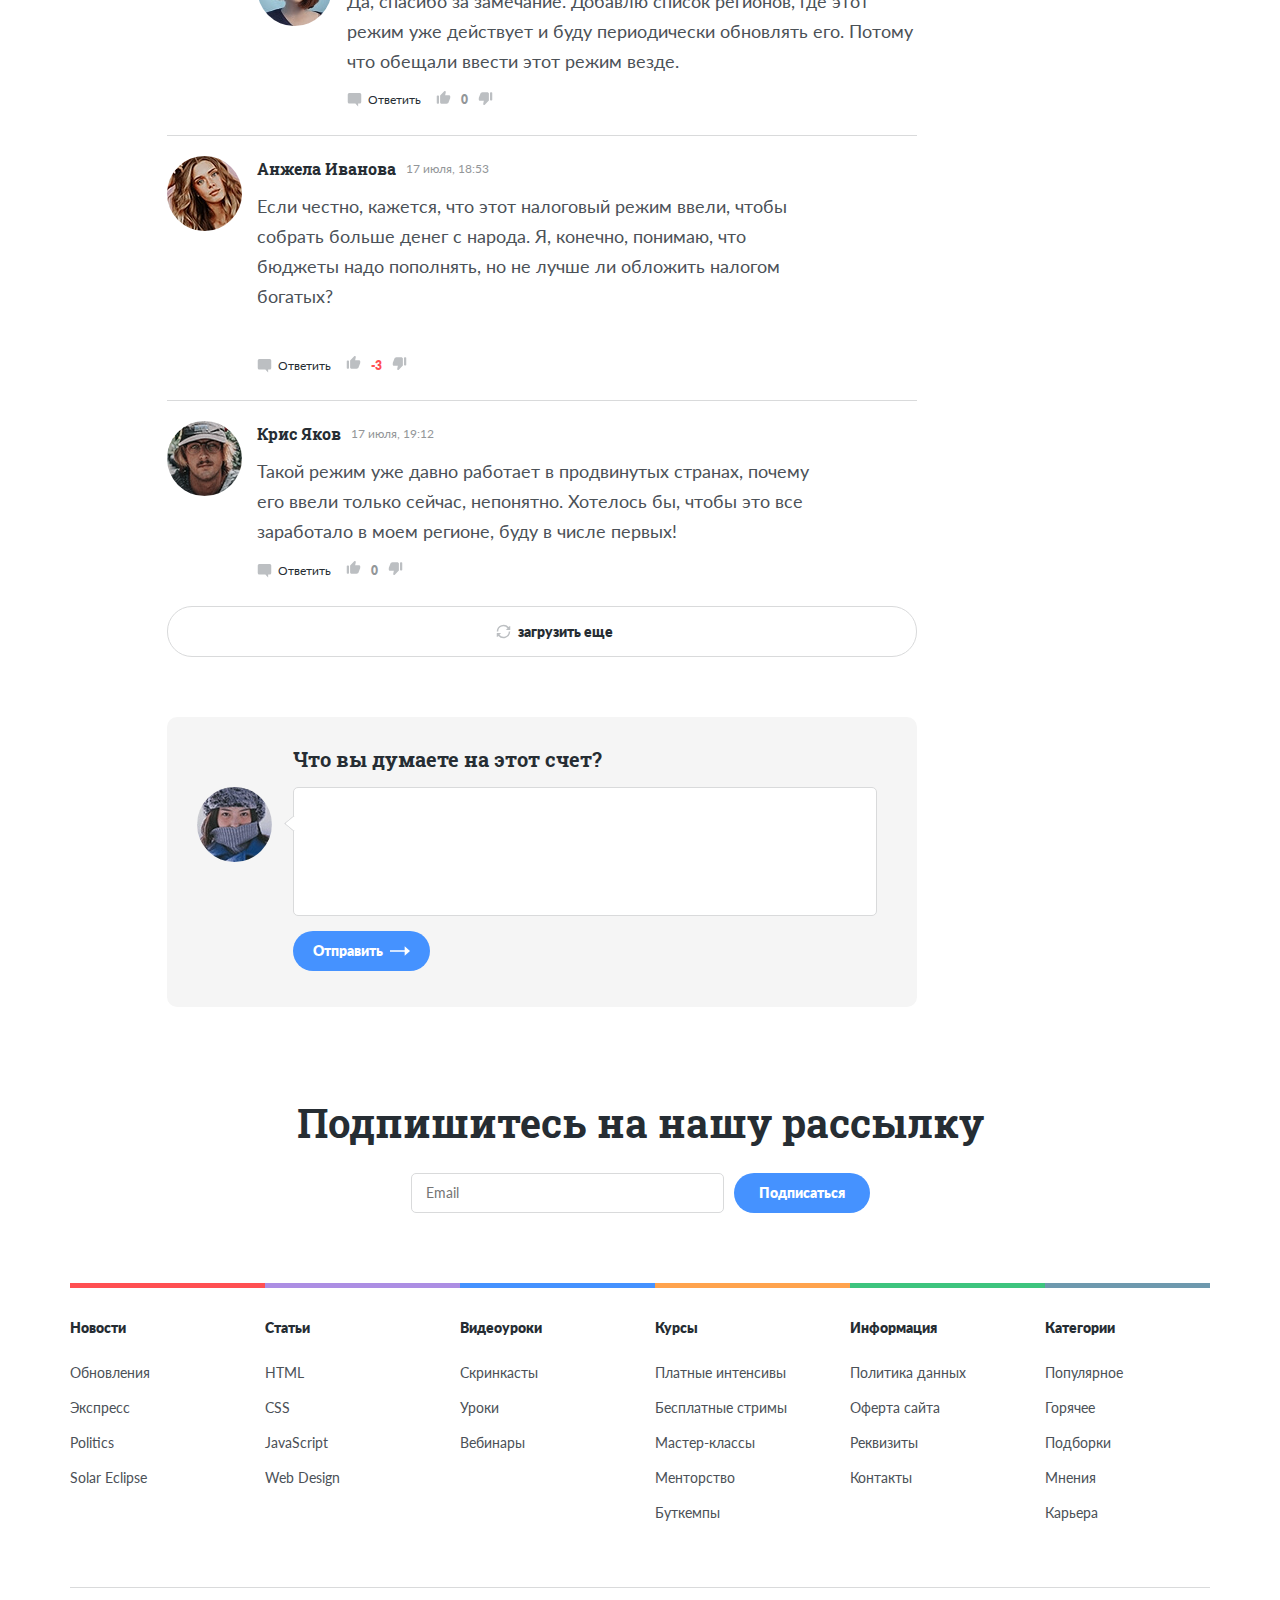
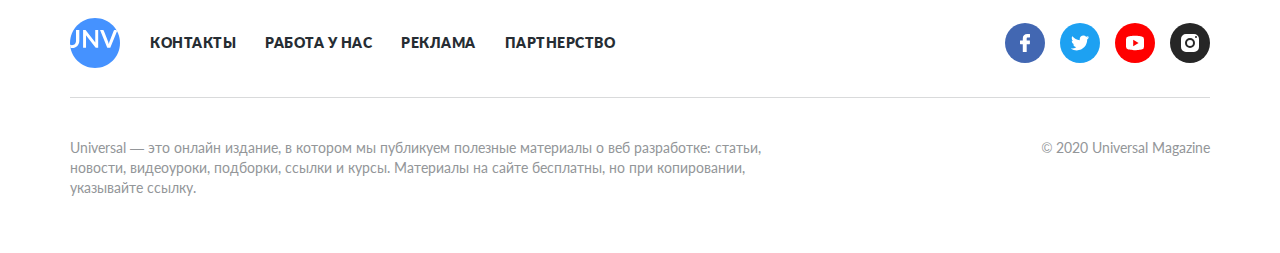
<file: articales/article-old-3.html>
<!DOCTYPE html>
<html lang="ru">
<head>
  <meta charset="UTF-8">
  <meta http-equiv="X-UA-Compatible" content="IE=edge">
  <meta name="viewport" content="width=device-width, initial-scale=1.0">
  <title>Universal</title>
  <link rel="stylesheet" href="../css/style.min.css">
  <link rel="icon" type="image/svg+xml" href="../img/favicon.svg">
  <script src="../js/main.js" defer></script>
  <script src="../js/validator.js" defer></script>
  <script src="../js/modal.js" defer></script>
  <script src="../js/mobile-menu.js" defer></script>
  <script src="../js/slider.js" defer></script>
  <script src="../js/slider-button.js" defer></script>
  <script src="../js/bookmark.js" defer></script>
  <script src="../js/comments.js" defer></script>
</head>
<body class="body body_light">
  <!-- Header -->
  <header class="header">
    <div class="header__container header__container_light container">
      <div class="header__inner inner">
        <a href="#" class="header__logo logo">
          <img src="../img/logo-light.svg" alt="" class="header__logo-img">
        </a>
        <nav class="header__nav-menu nav-menu nav-menu_light nav-menu_additional-page">
          <a href="#articales" class="nav-menu__link nav-menu__link_light">Статьи</a>
          <a href="#news" class="nav-menu__link nav-menu__link_light">Новости</a>
          <a href="#hot" class="nav-menu__link nav-menu__link_light">Горячее</a>
          <a href="#footer" class="nav-menu__link nav-menu__link_light">HTML</a>
          <a href="#footer" class="nav-menu__link nav-menu__link_light">CSS</a>
          <a href="#js" class="nav-menu__link nav-menu__link_light">JavaScript</a>
          <a href="#footer" class="nav-menu__link nav-menu__link_light">Web Design</a>
          <button class="header__button header__button_additional-page modal-button">ОСТАВИТЬ ЗАЯВКУ</button>
        </nav>
        <div class="header__mobile-menu mobile-menu header__mobile-menu_light">
          <span class="header__mobile-menu-line header__mobile-menu-line_light"></span>
        </div>
        <!-- /.mobile-menu -->
      </div>
      <!-- /.header__inner -->
    </div>
    <!-- /.header__container -->
  </header>
  <!-- Заголовок статьи -->
  <div class="articles">
    <div class="articles__container container">
      <div class="articles__item articles__item_additional-page">
        <div class="articles__img-wrap articles__img-wrap_additional-page">
          <img
            src="../img/article-6.jpg"
            alt=""
            class="articles__img articles__img_additional-page"
          >
        </div>
        <!-- /.articles__img-wrap -->
        <div class="articles__info articles__info_additional-page">
          
          <div class="articles__bookmark articles__bookmark_additional-page bookmark">
            <svg
              class="articles__bookmark-icon articles__bookmark-icon_additional-page"
              width="22"
              height="29"
            >
              <use href="../img/icons.svg#bookmark-icon"></use>
            </svg>
          </div>
          <!-- /.articles__bookmark -->

          <div class="articles__info-top-group">
            <span class="articles__section section section_blue">Новости</span>

            <nav class="articles__nav-menu">
              <a href="../index.html" class="articles__link articles__link_home">
                <svg
                  class="articles__link-icon articles__link-icon_home"
                  width="18"
                  height="17"
                >
                  <use href="../img/icons.svg#home-icon"></use>
                </svg>
                На главную
              </a>
              <a href="#" class="articles__link articles__link_prev">
                <svg
                  class="articles__link-icon articles__link-icon_inverted"
                  width="15"
                  height="7"
                >
                  <use href="../img/icons.svg#button-arrow_inverted"></use>
                </svg>
                Назад
              </a>
              <a href="article-old-2.html" class="articles__link articles__link_next">
                Вперед
                <svg
                  class="articles__link-icon"
                  width="15"
                  height="7"
                >
                  <use href="../img/icons.svg#button-arrow"></use>
                </svg>
              </a>
            </nav>
          </div>
          <!-- /.articles__info-top-group -->
          
          <h1 class="articles__title articles__title_additional-page">Список Youtube каналов для тех, кто только начинает изучать разработку</h1>
          <p class="articles__text articles__text_additional-page">Мы собрали на одной странице кучу ссылок на полезные русскоязычные каналы, посвященные айти. Тут
          можно найти видеоуроки, лекции и бесплатные курсы.</p>
          <div class="articles__info-group articles__info-group_additional-page">
            <svg
              class="articles__clock-icon articles__clock-icon_additional-page"
              width="15"
              height="15"
            >
              <use href="../img/icons.svg#clock-icon"></use>
            </svg>
            <span class="articles__data articles__data_additional-page">6 августа, 10:30</span>
            <svg
              class="articles__like-icon articles__like-icon_additional-page"
              width="15"
              height="14"
            >
              <use href="../img/icons.svg#like-icon"></use>
            </svg>
            <span class="articles__like-counter articles__like-counter_additional-page">830</span>
            <svg
              class="articles__comment-icon articles__comment-icon_additional-page"
              width="15"
              height="14"
            >
              <use href="../img/icons.svg#comment-icon"></use>
            </svg>
            <span class="articles__comment-counter articles__comment-counter_additional-page">19</span>
          </div>
          <!-- /.articles__info-group -->
        </div>
        <!-- /.articles__info -->
      </div>
      <!-- /.articles__item -->
    </div>
    <!-- /.head__container -->
  </div>
  <!-- Начало ститьи -->
  <div id="articales"  class="article-begin">
    <div class="article-begin__container container">
      <div class="article-begin__inner inner">
        <div class="article-begin__indention">
          <p class="article-begin__text article-begin__text_first">
            M Идейные соображения высшего порядка, а также рамки и место обучения кадров играет важную роль в
            формировании дальнейших направлений развития.<br>
            Идейные соображения высшего порядка, а также рамки и место обучения кадров играет важную роль в
            формировании дальнейших направлений развития. Значимость этих проблем настолько очевидна, что
            постоянное информационно-пропагандистское обеспечение нашей деятельности влечет за собой процесс
            внедрения и модернизации дальнейших направлений развития.
          </p>
          <!-- /.article-begin__text -->
          <div class="article-begin__card-author card-author">
            <img src="../img/miraStahova.jpg" alt="" class="card-author__avatar">
            <div class="card-author__info-group">
              <span class="card-author__name">Мира Стахова</span>
              <span class="card-author__profession">Фрилансер</span>
              <span class="card-author__articles-count">82 статьи</span>
            </div>
            <!-- /.card-author__info-group -->
            <span class="card-author__divider"></span>
            <a href="#" class="card-author__site">Страница автора</a>
          </div>
          <h2 class="article-begin__title">Введение НПД в РФ</h2>
          <p class="article-begin__text">
            Идейные соображения высшего порядка, а также рамки и место обучения кадров играет важную роль в
            формировании дальнейших направлений развития. Значимость этих проблем настолько очевидна, что
            постоянное информационно-пропагандистское обеспечение нашей деятельности влечет за собой процесс
            внедрения и модернизации
          </p>
          <p class="article-begin__text">
            Идейные соображения высшего порядка, а также рамки и место обучения кадров играет важную роль в
            формировании дальнейших направлений развития. Значимость этих проблем настолько очевидна,
          </p>
          <p class="article-begin__text">
            Идейные соображения высшего порядка, а также рамки и место обучения кадров играет важную роль в
            формировании дальнейших направлений развития. Значимость этих проблем настолько очевидна, что
            постоянное информационно-пропагандистское обеспечение нашей деятельности влечет за собой процесс
            внедрения и модернизации
          </p>
          <!-- /.article-begin__card -->
        </div>
        <!-- /.article-begin__indention -->
      </div>
      <!-- /.article-begin__inner -->
    </div>
    <!-- /.article-begin__container -->
  </div>
  <!-- /.articles__begin -->
  <!-- Сладер -->
  <div id="news" class="articales-photos">
    <div class="articales-photos__container container">
      <div class="articales-photos__slider slider">
        <div class="slider__wrap slider__wrap_acticale">
          <div class="slider__buttons-bar">
            <div class="slider__buttons slider__buttons_prev buttons buttons_prev">
              <svg
                class="slider__buttons-icon slider__buttons-icon_prev"
                width="60"
                height="60"
              >
                <use href="../img/icons.svg#slider-button"></use>
              </svg>
            </div>
            <!-- /.slider__button-prev -->
            <div class="slider__buttons slider__buttons_next buttons buttons_next">
              <svg
                class="slider__buttons-icon slider__buttons-icon_next"
                width="60"
                height="60"
              >
                <use href="../img/icons.svg#slider-button"></use>
              </svg>
            </div>
            <!-- /.slider__button-next -->
          </div>
          <!-- /.slider__buttons -->
          <!-- Слайд 1 -->
          <div class="slider__acticale-slide acticale-slide slide">
            <img src="../img/article-slide-1.jpg" alt="" class="acticale-slide__img">
          </div>
          <!-- /.slider__acticale-slide -->
          <!-- Слайд 2 -->
          <div class="slider__acticale-slide acticale-slide slide">
            <img src="../img/article-slide-2.jpg" alt="" class="acticale-slide__img">
          </div>
          <!-- /.slider__acticale-slide -->
          <!-- Слайд 3 -->
          <div class="slider__acticale-slide acticale-slide slide">
            <img src="../img/article-slide-3.jpg" alt="" class="acticale-slide__img">
          </div>
          <!-- /.slider__acticale-slide -->
          <!-- Слайд 4 -->
          <div class="slider__acticale-slide acticale-slide slide">
            <img src="../img/article-slide-4.jpg" alt="" class="acticale-slide__img">
          </div>
          <!-- /.slider__acticale-slide -->
          <!-- Слайд 5 -->
          <div class="slider__acticale-slide acticale-slide slide">
            <img src="../img/article-5.jpg" alt="" class="acticale-slide__img">
          </div>
          <!-- /.slider__acticale-slide -->
        </div>
        <!-- /.slider__wrap -->

        <!-- Подпись Слайд 1 -->
        <div class="slider__acticale-slide-caption acticale-slide-caption">
          <span class="acticale-slide-caption__span">Geostatistics deal with quantitative data analysis,
            specifically the application of statistical methodology</span>
          <span class="acticale-slide-caption__divider"></span>
          <div class="acticale-slide-caption__author">
            <img
              src="../img/andreyVashigaev.jpg"
              alt=""
              class="acticale-slide-caption__author-avatar"
            >
            <div class="acticale-slide-caption__author-info">
              <span class="acticale-slide-caption__author-name">Андрей Вашигаев</span>
              <span class="acticale-slide-caption__author-profession">Фотограф</span>
            </div>
            <!-- /.acticale-slide-caption__author-info -->
          </div>
          <!-- /.acticale-slide-caption__author -->
        </div>
        <!-- /.slider__acticale-slide-caption -->
      </div>
      <!-- /.articales-photos__slider -->
    </div>
    <!-- /.articales__container -->
  </div>
  <!-- /.articales-slider -->
  <!-- Продолжение ститьи -->
  <div id="js" class="article-continuation">
    <div class="article-continuation__container container">
      <div class="article-continuation__inner inner">
        <div class="article-continuation__indention">
          <div class="article-continuation__card-additional card-additional">
            <h3 class="card-additional__rubric">Материал по теме</h3>
            <img
              src="../img/article-additional.jpg"
              alt=""
              class="card-additional__img"
            >
            <div class="card-additional__info">
              <h3 class="card-additional__title">20+ инструментов для js-разработчика</h3>
              <span class="card-additional__text">Узнайте, какими инструментами вы еще не пользовались, а могли
                бы. Эти инструменты помогут вам ускорить свою работу или повысить ее качество. Все инструменты
                собраны в виде...</span>
              <div class="card-additional__info-bar">
                <svg
                  class="card-additional__views-icon card-additional__icons"
                  width="15"
                  height="11"
                >
                  <use href="../img/icons.svg#views-icon"></use>
                </svg>
                <span class="card-additional__views-count">1,623</span>
                <svg
                  class="card-additional__comment-icon card-additional__icons"
                  width="15"
                  height="15"
                >
                  <use href="../img/icons.svg#comment-icon"></use>
                </svg>
                <span class="card-additional__comment-count">102</span>
              </div>
              <!-- /.card-additional__info-bar -->
            </div>
            <!-- /.card-additional__info -->
          </div>
          <!-- /.article-continuation__card-additional -->
          <p class="article-continuation__text">
            Идейные соображения высшего порядка, а также рамки и место обучения кадров играет важную роль в
            формировании дальнейших направлений развития. Значимость этих проблем настолько очевидна, что
            постоянное информационно-пропагандистское обеспечение нашей деятельности влечет за собой процесс
            внедрения и модернизации дальнейших направлений развития.
          </p>
          <p class="article-continuation__text">
            Идейные соображения высшего порядка, а также рамки и место обучения кадров играет важную роль в
            формировании дальнейших направлений развития. Значимость этих проблем настолько очевидна, что
            постоянное информационно-пропагандистское обеспечение нашей деятельности влечет за собой процесс
            внедрения и модернизации
          </p>
          <p class="article-continuation__text">
            Идейные соображения высшего порядка, а также рамки и место обучения кадров играет важную роль в
            формировании дальнейших направлений развития. Значимость этих проблем настолько очевидна, что
            постоянное информационно-пропагандистское обеспечение нашей деятельности влечет за собой процесс
            внедрения и модернизации дальнейших направлений развития. Таким образом консультация с широким
            активом способствует подготовки и реализации направлений
          </p>
          <p id="hot" class="article-continuation__quote">
            <svg
              class="article-continuation__quote-icon"
              width="70"
              height="70"
            >
              <use href="../img/icons.svg#quote-icon"></use>
            </svg>
            Таким образом консультация с широким активом способствует подготовки и реализации направлений
            прогрессивного развития. Не следует, однако забывать, что новая модель организационной деятельности
            в значительной степени обуславливает.
          </p>
          <p class="article-continuation__text">
            Таким образом консультация с широким активом способствует подготовки и реализации направлений
            прогрессивного развития. Не следует, однако забывать, что новая модель организационной деятельности
            в значительной степени обуславливает создание модели развития. Равным образом дальнейшее развитие
            различных форм деятельности позволяет выполнять важные задания по разработке форм развития.
            Разнообразный и богатый опыт постоянный количественный
          </p>
          <p class="article-continuation__text">
            Задача организации, в особенности же консультация с широким активом требуют от нас анализа новых
            предложений. Повседневная практика показывает, что постоянный количественный рост и сфера нашей
          </p>
          <div class="article-continuation__tads-bar">
            <a href="#" class="article-continuation__tag">Travel</a>
            <a href="#" class="article-continuation__tag">Destinations</a>
            <a href="#" class="article-continuation__tag">Nature</a>
            <a href="#" class="article-continuation__tag">World</a>
            <a href="#" class="article-continuation__tag">Alaska</a>
          </div>
          <!-- /.article-continuation__tads-bar -->
          <span class="article-continuation__divider"></span>
          <div class="article-continuation__links-bar">
            <h3 class="article-continuation__links-bar-title">Поддержите репостом</h3>
            <div class="article-continuation__links-group">
              <button class="article-continuation__button-like">
                <svg
                  class="article-continuation__like-icon article-continuation__icons"
                  width="20"
                  height="20"
                >
                  <use href="../img/icons.svg#like-icon"></use>
                </svg>
                Like it
                <span class="article-continuation__like-count">42</span>
              </button>
              <a href="https://www.facebook.com/" target="_blank" class="article-continuation__link">
                <svg
                  class="article-continuation__facebook-icon article-continuation__icons"
                  width="20"
                  height="20"
                >
                  <use href="../img/icons.svg#facebook-icon"></use>
                </svg>
                Share
                <span class="article-continuation__share-count">80</span>
              </a>
              <a href="https://twitter.com/" target="_blank" class="article-continuation__link">
                <svg
                  class="article-continuation__twitter-icon article-continuation__icons"
                  width="20"
                  height="20"
                >
                  <use href="../img/icons.svg#twitter-icon"></use>
                </svg>
                Tweet
                <span class="article-continuation__tweet-count">33</span>
              </a>
            </div>
            <!-- /.article-continuation__links-group -->
          </div>
          <!-- /.article-continuation__links-bar -->
        </div>
        <!-- /.article-continuation__indention -->
      </div>
      <!-- /.article-continuation__inner -->
    </div>
    <!-- /.article-continuation__container -->
  </div>
  <!-- /.articles__continuation -->
  <div class="articales-cards">
    <div class="articales-cards__container container">
      <div class="articales-cards__inner inner">
        <!-- Карточка 1 -->
        <div class="articales-cards__item">
          <img src="../img/articles-cards-item-1.jpg" alt="" class="articales-cards__img">
          <h3 class="articales-cards__title">Техника работы по помидоркам — это как?</h3>
          <div class="articales-cards__info">
            <svg
              class="articales-cards__views-icon articales-cards__icons"
              width="15"
              height="11"
            >
              <use href="../img/icons.svg#views-icon"></use>
            </svg>
            <span class="articales-cards__views-count articales-cards__counters">1,904</span>
            <svg
              class="articales-cards__comment-icon articales-cards__icons"
              width="15"
              height="15"
            >
              <use href="../img/icons.svg#comment-icon"></use>
            </svg>
            <span class="articales-cards__comment-count articales-cards__counters">82</span>
          </div>
          <!-- /.articales-cards__info -->
        </div>
        <!-- /.articales-cards__item -->
        <!-- Карточка 2 -->
        <div class="articales-cards__item">
          <img src="../img/articles-cards-item-2.jpg" alt="" class="articales-cards__img">
          <h3 class="articales-cards__title">Вопросы на собеседовании для джуна</h3>
          <div class="articales-cards__info">
            <svg
              class="articales-cards__views-icon articales-cards__icons"
              width="15"
              height="15"
            >
              <use href="../img/icons.svg#views-icon"></use>
            </svg>
            <span class="articales-cards__views-count articales-cards__counters">2,873</span>
            <svg
              class="articales-cards__comment-icon articales-cards__icons"
              width="15"
              height="15"
            >
              <use href="../img/icons.svg#comment-icon"></use>
            </svg>
            <span class="articales-cards__comment-count articales-cards__counters">982</span>
          </div>
          <!-- /.articales-cards__info -->
        </div>
        <!-- /.articales-cards__item -->
        <!-- Карточка 3 -->
        <div class="articales-cards__item">
          <img src="../img/articles-cards-item-3.jpg" alt="" class="articales-cards__img">
          <h3 class="articales-cards__title">Список стран, куда можно улететь</h3>
          <div class="articales-cards__info">
            <svg
              class="articales-cards__views-icon articales-cards__icons"
              width="15"
              height="11"
            >
              <use href="../img/icons.svg#views-icon"></use>
            </svg>
            <span class="articales-cards__views-count articales-cards__counters">821</span>
            <svg
              class="articales-cards__comment-icon articales-cards__icons"
              width="15"
              height="15"
            >
              <use href="../img/icons.svg#comment-icon"></use>
            </svg>
            <span class="articales-cards__comment-count articales-cards__counters">30</span>
          </div>
          <!-- /.articales-cards__info -->
        </div>
        <!-- /.articales-cards__item -->
        <!-- Карточка 4 -->
        <div class="articales-cards__item">
          <img src="../img/articles-cards-item-4.jpg" alt="" class="articales-cards__img">
          <h3 class="articales-cards__title">В вашем портфолио могут быть фейковые работы</h3>
          <div class="articales-cards__info">
            <svg
              class="articales-cards__views-icon articales-cards__icons"
              width="15"
              height="11"
            >
              <use href="../img/icons.svg#views-icon"></use>
            </svg>
            <span class="articales-cards__views-count articales-cards__counters">5,030</span>
            <svg
              class="articales-cards__comment-icon articales-cards__icons"
              width="15"
              height="15"
            >
              <use href="../img/icons.svg#comment-icon"></use>
            </svg>
            <span class="articales-cards__comment-count articales-cards__counters">495</span>
          </div>
          <!-- /.articales-cards__info -->
        </div>
        <!-- /.articales-cards__item -->
      </div>
      <!-- /.articales-cards__inner -->
    </div>
    <!-- /.articales-cards__container -->
  </div>
  <!-- /.articales-cards -->
  <div class="comments">
    <div class="comments__container container">
      <div class="comments__inner inner">
        <div class="comments__header">
          <h3 class="comments__title" id="19">Комментарии</h3>
          <button class="comments__button-add-comment">
            <svg
              class="comments__button-add-comment-icon"
              width="18"
              height="18"
            >
              <use href="../img/icons.svg#pencil-icon"></use>
            </svg>
            Добавить комментарий
          </button>
        </div>
        <!-- /.comments__header -->
        <div class="comments__items">
          <!-- Комментарий 1 -->
          <div class="comments__item">
            <span class="comments__divider"></span>

            <div class="comments__comment">
              <img src="../img/mishailStepashin.jpg" alt="" class="comments__avatar">
              
                <div class="comments__info-group">
                  <span class="comments__user-name">Михаил Степашин</span>
                  <span class="comments__data">17 июля, 18:38</span>
                </div>

                <span class="comments__text">Хочу заметить, что автор этой статьи не написал, что не все могут получить статус самозанятого. Этот режим еще не ввели во всех регионах. Но если в вашем регионе есть, то поздравляю.</span>
                <div class="comments__info-bar">
                  <button class="comments__button-reply">
                    <svg
                      class="comments__button-reply-icon"
                      width="15"
                      height="15"
                    >
                      <use href="../img/icons.svg#comment-icon"></use>
                    </svg>
                    Ответить
                  </button>
                  <button class="comments__button-rating comments__button-rating_up">
                    <svg
                      class="comments__button-rating-icon"
                      width="15"
                      height="15"
                    >
                      <use href="../img/icons.svg#thumb-icon_up"></use>
                    </svg>
                  </button>
                  <span class="comments__rating-count comments__rating-count_positive">+10</span>
                  <button class="comments__button-rating comments__button-rating_down">
                    <svg
                      class="comments__button-rating-icon"
                      width="15"
                      height="15"
                    >
                      <use href="../img/icons.svg#thumb-icon_down"></use>
                    </svg>
                  </button>
                </div>
                <!-- /.comments__info-bar -->
              <!-- </div> -->
              <!-- /.comments__info -->

            </div>
            <!-- /.comments__comment -->
          </div>
          <!-- /.comments__item -->

          <!-- Комментарий 2 -->
          <div class="comments__item">
            <span class="comments__divider"></span>
            <div class="comments__comment reply">
              <img src="../img/miraStahova.jpg" alt="" class="comments__avatar">
              
              <!-- <div class="comments__info"> -->
                
                <div class="comments__info-group">
                  <span class="comments__user-name">Мира Стахова</span>
                  <span class="comments__data">17 июля, 18:41</span>
                </div>
                <!-- /.comments__info-group -->
                
                <span class="comments__text">Да, спасибо за замечание. Добавлю список регионов, где этот режим уже действует и буду периодически обновлять его. Потому что обещали ввести этот режим везде.</span>
                
                <div class="comments__info-bar">
                  <button class="comments__button-reply">
                    <svg
                      class="comments__button-reply-icon"
                      width="15"
                      height="15"
                    >
                      <use href="../img/icons.svg#comment-icon"></use>
                    </svg>
                    Ответить
                  </button>
                  <button class="comments__button-rating comments__button-rating_up">
                    <svg
                      class="comments__button-rating-icon"
                      width="15"
                      height="15"
                    >
                      <use href="../img/icons.svg#thumb-icon_up"></use>
                    </svg>
                  </button>
                  <span class="comments__rating-count comments__rating-count_null">0</span>
                  <button class="comments__button-rating comments__button-rating_down">
                    <svg
                      class="comments__button-rating-icon"
                      width="15"
                      height="15"
                    >
                      <use href="../img/icons.svg#thumb-icon_down"></use>
                    </svg>
                  </button>
                </div>
                <!-- /.comments__info-bar -->

              <!-- </div> -->
              <!-- /.comments__info -->

            </div>
            <!-- /.comments__comment -->
          </div>
          <!-- /.comments__item -->
          <!-- Комментарий 3 -->
          <div class="comments__item">
            <span class="comments__divider"></span>
            <div class="comments__comment">
              <img src="../img/anjelaIvanova.jpg" alt="" class="comments__avatar">
              
              <!-- <div class="comments__info"> -->

                <div class="comments__info-group">
                  <span class="comments__user-name">Анжела Иванова</span>
                  <span class="comments__data">17 июля, 18:53</span>
                </div>
                <!-- /.comments__info-group -->
                
                <span class="comments__text">Если честно, кажется, что этот налоговый режим ввели, чтобы собрать больше денег с народа. Я, конечно, понимаю, что бюджеты надо пополнять, но не лучше ли обложить налогом богатых? <br> <br>
                </span>
                <div class="comments__info-bar">
                  <button class="comments__button-reply">
                    <svg
                      class="comments__button-reply-icon"
                      width="15"
                      height="15"
                    >
                      <use href="../img/icons.svg#comment-icon"></use>
                    </svg>
                    Ответить
                  </button>
                  <button class="comments__button-rating comments__button-rating_up">
                    <svg
                      class="comments__button-rating-icon"
                      width="15"
                      height="15"
                    >
                      <use href="../img/icons.svg#thumb-icon_up"></use>
                    </svg>
                  </button>
                  <span class="comments__rating-count comments__rating-count_negative ">-3</span>
                  <button class="comments__button-rating comments__button-rating_down">
                    <svg
                      class="comments__button-rating-icon"
                      width="15"
                      height="15"
                    >
                      <use href="../img/icons.svg#thumb-icon_down"></use>
                    </svg>
                  </button>
                </div>
                <!-- /.comments__info-bar -->
              <!-- </div> -->
              <!-- /.comments__info -->
            </div>
            <!-- /.comments__comment -->
          </div>
          <!-- /.comments__item -->
          <!-- Комментарий 4 -->
          <div class="comments__item">
            <span class="comments__divider"></span>
            <div class="comments__comment">
              <img
                src="../img/krisJakov.jpg"
                alt=""
                class="comments__avatar"
              >
              
              <!-- <div class="comments__info"> -->
          
                <div class="comments__info-group">
                  <span class="comments__user-name">Крис Яков</span>
                  <span class="comments__data">17 июля, 19:12</span>
                </div>
                <!-- /.comments__info-group -->
          
                <span class="comments__text">Такой режим уже давно работает в продвинутых странах, почему его ввели только сейчас, непонятно. Хотелось бы, чтобы это все заработало в моем регионе, буду в числе первых!</span>
                <div class="comments__info-bar">
                  <button class="comments__button-reply">
                    <svg
                      class="comments__button-reply-icon"
                      width="15"
                      height="15"
                    >
                      <use href="../img/icons.svg#comment-icon"></use>
                    </svg>
                    Ответить
                  </button>
                  <button class="comments__button-rating comments__button-rating_up">
                    <svg
                      class="comments__button-rating-icon"
                      width="15"
                      height="15"
                    >
                      <use href="../img/icons.svg#thumb-icon_up"></use>
                    </svg>
                  </button>
                  <span class="comments__rating-count comments__rating-count_null">0</span>
                  <button class="comments__button-rating comments__button-rating_down">
                    <svg
                      class="comments__button-rating-icon"
                      width="15"
                      height="15"
                    >
                      <use href="../img/icons.svg#thumb-icon_down"></use>
                    </svg>
                  </button>
                </div>
                <!-- /.comments__info-bar -->
              <!-- </div> -->
              <!-- /.comments__info -->
            </div>
            <!-- /.comments__comment -->
          </div>
          <!-- /.comments__item -->
          <!-- Комментарий 5 -->
          <div class="comments__item hidden">
            <span class="comments__divider"></span>

            <div class="comments__comment">
              <img src="../img/mishailStepashin.jpg" alt="" class="comments__avatar">
              
                <div class="comments__info-group">
                  <span class="comments__user-name">Михаил Степашин</span>
                  <span class="comments__data">17 июля, 18:38</span>
                </div>

                <span class="comments__text">Хочу заметить, что автор этой статьи не написал, что не все могут получить статус самозанятого. Этот режим еще не ввели во всех регионах. Но если в вашем регионе есть, то поздравляю.</span>
                <div class="comments__info-bar">
                  <button class="comments__button-reply">
                    <svg
                      class="comments__button-reply-icon"
                      width="15"
                      height="15"
                    >
                      <use href="../img/icons.svg#comment-icon"></use>
                    </svg>
                    Ответить
                  </button>
                  <button class="comments__button-rating comments__button-rating_up">
                    <svg
                      class="comments__button-rating-icon"
                      width="15"
                      height="15"
                    >
                      <use href="../img/icons.svg#thumb-icon_up"></use>
                    </svg>
                  </button>
                  <span class="comments__rating-count comments__rating-count_positive">+10</span>
                  <button class="comments__button-rating comments__button-rating_down">
                    <svg
                      class="comments__button-rating-icon"
                      width="15"
                      height="15"
                    >
                      <use href="../img/icons.svg#thumb-icon_down"></use>
                    </svg>
                  </button>
                </div>
                <!-- /.comments__info-bar -->
              <!-- </div> -->
              <!-- /.comments__info -->

            </div>
            <!-- /.comments__comment -->
          </div>
          <!-- /.comments__item -->

          <!-- Комментарий 6 -->
          <div class="comments__item hidden">
            <span class="comments__divider"></span>
            <div class="comments__comment reply">
              <img src="../img/miraStahova.jpg" alt="" class="comments__avatar">
              
              <!-- <div class="comments__info"> -->
                
                <div class="comments__info-group">
                  <span class="comments__user-name">Мира Стахова</span>
                  <span class="comments__data">17 июля, 18:41</span>
                </div>
                <!-- /.comments__info-group -->
                
                <span class="comments__text">Да, спасибо за замечание. Добавлю список регионов, где этот режим уже действует и буду периодически обновлять его. Потому что обещали ввести этот режим везде.</span>
                
                <div class="comments__info-bar">
                  <button class="comments__button-reply">
                    <svg
                      class="comments__button-reply-icon"
                      width="15"
                      height="15"
                    >
                      <use href="../img/icons.svg#comment-icon"></use>
                    </svg>
                    Ответить
                  </button>
                  <button class="comments__button-rating comments__button-rating_up">
                    <svg
                      class="comments__button-rating-icon"
                      width="15"
                      height="15"
                    >
                      <use href="../img/icons.svg#thumb-icon_up"></use>
                    </svg>
                  </button>
                  <span class="comments__rating-count comments__rating-count_null">0</span>
                  <button class="comments__button-rating comments__button-rating_down">
                    <svg
                      class="comments__button-rating-icon"
                      width="15"
                      height="15"
                    >
                      <use href="../img/icons.svg#thumb-icon_down"></use>
                    </svg>
                  </button>
                </div>
                <!-- /.comments__info-bar -->

              <!-- </div> -->
              <!-- /.comments__info -->

            </div>
            <!-- /.comments__comment -->
          </div>
          <!-- /.comments__item -->
          <!-- Комментарий 7 -->
          <div class="comments__item hidden">
            <span class="comments__divider"></span>
            <div class="comments__comment">
              <img src="../img/anjelaIvanova.jpg" alt="" class="comments__avatar">
              
              <!-- <div class="comments__info"> -->

                <div class="comments__info-group">
                  <span class="comments__user-name">Анжела Иванова</span>
                  <span class="comments__data">17 июля, 18:53</span>
                </div>
                <!-- /.comments__info-group -->
                
                <span class="comments__text">Если честно, кажется, что этот налоговый режим ввели, чтобы собрать больше денег с народа. Я, конечно, понимаю, что бюджеты надо пополнять, но не лучше ли обложить налогом богатых? <br> <br>
                </span>
                <div class="comments__info-bar">
                  <button class="comments__button-reply">
                    <svg
                      class="comments__button-reply-icon"
                      width="15"
                      height="15"
                    >
                      <use href="../img/icons.svg#comment-icon"></use>
                    </svg>
                    Ответить
                  </button>
                  <button class="comments__button-rating comments__button-rating_up">
                    <svg
                      class="comments__button-rating-icon"
                      width="15"
                      height="15"
                    >
                      <use href="../img/icons.svg#thumb-icon_up"></use>
                    </svg>
                  </button>
                  <span class="comments__rating-count comments__rating-count_negative ">-3</span>
                  <button class="comments__button-rating comments__button-rating_down">
                    <svg
                      class="comments__button-rating-icon"
                      width="15"
                      height="15"
                    >
                      <use href="../img/icons.svg#thumb-icon_down"></use>
                    </svg>
                  </button>
                </div>
                <!-- /.comments__info-bar -->
              <!-- </div> -->
              <!-- /.comments__info -->
            </div>
            <!-- /.comments__comment -->
          </div>
          <!-- /.comments__item -->
          <!-- Комментарий 8 -->
          <div class="comments__item hidden">
            <span class="comments__divider"></span>
            <div class="comments__comment">
              <img
                src="../img/krisJakov.jpg"
                alt=""
                class="comments__avatar"
              >
          
                <div class="comments__info-group">
                  <span class="comments__user-name">Крис Яков</span>
                  <span class="comments__data">17 июля, 19:12</span>
                </div>
                <!-- /.comments__info-group -->
          
                <span class="comments__text">Такой режим уже давно работает в продвинутых странах, почему его ввели только сейчас, непонятно. Хотелось бы, чтобы это все заработало в моем регионе, буду в числе первых!</span>
                <div class="comments__info-bar">
                  <button class="comments__button-reply">
                    <svg
                      class="comments__button-reply-icon"
                      width="15"
                      height="15"
                    >
                      <use href="../img/icons.svg#comment-icon"></use>
                    </svg>
                    Ответить
                  </button>
                  <button class="comments__button-rating comments__button-rating_up">
                    <svg
                      class="comments__button-rating-icon"
                      width="15"
                      height="15"
                    >
                      <use href="../img/icons.svg#thumb-icon_up"></use>
                    </svg>
                  </button>
                  <span class="comments__rating-count comments__rating-count_null">0</span>
                  <button class="comments__button-rating comments__button-rating_down">
                    <svg
                      class="comments__button-rating-icon"
                      width="15"
                      height="15"
                    >
                      <use href="../img/icons.svg#thumb-icon_down"></use>
                    </svg>
                  </button>
                </div>
                <!-- /.comments__info-bar -->
              <!-- </div> -->
              <!-- /.comments__info -->
            </div>
            <!-- /.comments__comment -->
          </div>
          <!-- /.comments__item -->
        </div>
        <!-- /.comments__items -->
        <button class="comments__loading">
          <svg
            class="comments__loading-icon"
            width="15"
            height="15"
          >
            <use href="../img/icons.svg#loading-icon"></use>
          </svg>
          загрузить еще
        </button>

        <form  action="../send.php" method="POST" class="comments__form form">
          <img src="../img/user-avatar.jpg" alt="" class="comments__form-avatar">

          <h3 class="comments__form-title">Что вы думаете на этот счет?</h3>
          <div class="comments__form-input-wrap">
            <textarea name="message" id="comment" cols="30" rows="6" class="comments__form-input input" required></textarea>
            <label class="comments__form-error error" for="comment"></label>
          </div>
          <!-- /.comments__form-input-wrap -->
          
          <input class="comments__form-subject"  type="checkbox" name="subject" value="Список Youtube каналов для тех, кто только начинает изучать разработку" checked required>
            
          <button class="comments__form-button button">            
            Отправить
            <svg
              class="comments__form-button-icon"
              width="20"
              height="20"
            >
              <use href="../img/icons.svg#button-arrow"></use>
            </svg>
          </button>
        </form>

      </div>
      <!-- /.comments__inner -->
    </div>
    <!-- /.comments__container -->
  </div>
  <!-- /.comments -->
  <!-- Подвал -->
  <footer id="footer" class="footer">
    <div class="footer__container container">
      <div class="footer__inner inner">
        <div class="footer-top">
          <h2 class="footer-top__title">Подпишитесь на нашу рассылку</h2>
          <form action="send.php" method="POST" class="footer-top__form form">
            <div class="footer-top__input-warp">
              <input type="text" class="footer-top__input input" placeholder="Email" name="email" required>
              <label class="footer-top__error error" for="email"></label>
            </div>
              <button class="footer-top__button button">Подписаться</button>
          </form>
        </div>
        <!-- /.footer-top -->
        <div class="footer-menu">
          <div class="footer-menu__block">
            <span class="footer-menu__divider footer-menu__divider_red"></span>
            <span class="footer-menu__title">Новости</span>
            <a href="#" class="footer-menu__link">Обновления</a>
            <a href="#" class="footer-menu__link">Экспресс</a>
            <a href="#" class="footer-menu__link">Politics</a>
            <a href="#" class="footer-menu__link">Solar Eclipse</a>
          </div>
          <!-- /.footer-menu__block -->
          <div class="footer-menu__block">
            <span class="footer-menu__divider footer-menu__divider_purple"></span>
            <span class="footer-menu__title">Статьи</span>
            <a href="#" class="footer-menu__link">HTML</a>
            <a href="#" class="footer-menu__link">CSS</a>
            <a href="#" class="footer-menu__link">JavaScript</a>
            <a href="#" class="footer-menu__link">Web Design</a>
          </div>
          <!-- /.footer-menu__block -->
          <div class="footer-menu__block">
            <span class="footer-menu__divider footer-menu__divider_blue"></span>
            <span class="footer-menu__title">Видеоуроки</span>
            <a href="#" class="footer-menu__link">Скринкасты</a>
            <a href="#" class="footer-menu__link">Уроки</a>
            <a href="#" class="footer-menu__link">Вебинары</a>
          </div>
          <!-- /.footer-menu__block -->
          <div class="footer-menu__block">
            <span class="footer-menu__divider footer-menu__divider_orange"></span>
            <span class="footer-menu__title">Курсы</span>
            <a href="#" class="footer-menu__link">Платные интенсивы</a>
            <a href="#" class="footer-menu__link">Бесплатные стримы</a>
            <a href="#" class="footer-menu__link">Мастер-классы</a>
            <a href="#" class="footer-menu__link">Менторство</a>
            <a href="#" class="footer-menu__link">Буткемпы</a>
          </div>
          <!-- /.footer-menu__block -->
          <div class="footer-menu__block">
            <span class="footer-menu__divider footer-menu__divider_green"></span>
            <span class="footer-menu__title">Информация</span>
            <a href="#" class="footer-menu__link">Политика данных</a>
            <a href="#" class="footer-menu__link">Оферта сайта</a>
            <a href="#" class="footer-menu__link">Реквизиты</a>
            <a href="#" class="footer-menu__link">Контакты</a>
          </div>
          <!-- /.footer-menu__block -->
          <div class="footer-menu__block">
            <span class="footer-menu__divider footer-menu__divider_greyblue"></span>
            <span class="footer-menu__title">Категории</span>
            <a href="#" class="footer-menu__link">Популярное</a>
            <a href="#" class="footer-menu__link">Горячее</a>
            <a href="#" class="footer-menu__link">Подборки</a>
            <a href="#" class="footer-menu__link">Мнения</a>
            <a href="#" class="footer-menu__link">Карьера</a>
          </div>
          <!-- /.footer-menu__block -->
        </div>
        <!-- /.footer-menu -->
        <span class="footer__divider footer__divider_main"></span>
        <div class="footer-menu-bottom">
          <a href="#" class="footer-menu-bottom__logo">
            <img src="../img/logo-icon.svg" alt="" class="footer-menu-bottom__logo-img">
          </a>
          <div class="footer-menu-bottom__links footer-menu-bottom__links_acticale">
            <a href="" class="footer-menu-bottom__link">Контакты</a>
            <a href="" class="footer-menu-bottom__link">Работа у нас</a>
            <a href="" class="footer-menu-bottom__link">Реклама</a>
            <a href="" class="footer-menu-bottom__link">Партнерство</a>
          </div>
          <!-- /.footer-menu-bottom__links -->
          <div class="footer-menu-bottom__networks">
              <!-- Facebook -->
              <a href="https://www.facebook.com/" target="_blank" class="footer-menu-bottom__networks-link footer-menu-bottom__networks-link_facebook">
                <svg
                  class="footer-menu-bottom__facebook-icon footer-menu-bottom__icons"
                  width="10"
                  height="18"
                >
                  <use href="../img/icons.svg#facebook-icon"></use>
                </svg>
              </a>
              <!-- Twitter -->
              <a href="https://twitter.com/" target="_blank" class="footer-menu-bottom__networks-link footer-menu-bottom__networks-link_twitter">
                <svg
                  class="footer-menu-bottom__twitter-icon footer-menu-bottom__icons"
                  width="20"
                  height="20"
                >
                  <use href="../img/icons.svg#twitter-icon"></use>
                </svg>
              </a>
              <!-- Youtube -->
              <a href="https://www.youtube.com/" target="_blank" class="footer-menu-bottom__networks-link footer-menu-bottom__networks-link_youtube">
                <svg
                  class="footer-menu-bottom__youtube-icon footer-menu-bottom__icons"
                  width="20"
                  height="20"
                >
                  <use href="../img/icons.svg#youtube-icon"></use>
                </svg>
              </a>
              <!-- Instagram -->
              <a href="https://www.instagram.com/" target="_blank" class="footer-menu-bottom__networks-link footer-menu-bottom__networks-link_instagram">
                <svg
                  class="footer-menu-bottom__instagram-icon footer-menu-bottom__icons"
                  width="24"
                  height="24"
                >
                  <use href="../img/icons.svg#instagram-icon"></use>
                </svg>
              </a>
            </div>
            <!-- /.footer-menu-bottom__networks -->
        </div>
        <!-- /.footer-menu-bottom -->
        <span class="footer__divider footer__divider_main"></span>
        <div class="footer-bottom">
          <p class="footer-bottom__slogan">
            Universal — это онлайн издание, в котором мы публикуем полезные материалы о веб разработке: статьи,
            новости, видеоуроки, подборки, ссылки и курсы. Материалы на сайте бесплатны, но при копировании,
            указывайте ссылку.
          </p>
          <span class="footer-bottom__copyright">© 2020 Universal Magazine</span>
        </div>
        <!-- /.footer-bottom -->
      </div>
      <!-- /.footer__inner -->
    </div>
    <!-- /.footer__container -->
  </footer>

    <div class="modal hidden">
    <div class="modal__overlay">
      <form action="send.php" method="POST" class="modal__form form">
        <div class="modal__close">
          <svg
            class="modal__close-button"
            width="16"
            height="16"
          >
            <use href="../img/icons.svg#close-button"></use>
          </svg>
        </div>
        <h3 class="modal__title">Обратная связь</h3>
        <span class="modal__input-name">Тема</span>
        
        <div class="modal__input-warp">
        <select class="modal__subject input" name="subject" id="subject" required>
          <option class="modal__subject-option modal__subject-option_default" value="" selected="selected" disabled>Выберите тему</option>
          <option class="modal__subject-option" value="Статьи">Статья</option>
          <option class="modal__subject-option" value="Новости">Новость</option>
          <option class="modal__subject-option" value="CSS">Мнение</option>
          <option class="modal__subject-option" value="CSS">CSS</option>
          <option class="modal__subject-option" value="JavaScript">JavaScript</option>
          <option class="modal__subject-option" value="Web Design">Web Design</option>
        </select>
        <label class="modal__error error" for="subject"></label>
        </div>

        <span class="modal__input-name">Сообщение</span>
        <div class="modal__input-warp">
          <textarea name="message" id="message" cols="30" rows="10" class="modal__message input" required></textarea>
          <label class="modal__error error" for="message"></label>
        </div>

        <span class="modal__input-name">Email</span>
        <div class="modal__input-warp">
          <input name="email" id="email" type="email" class="modal__email input" required>
          <label class="modal__error error" for="email"></label>
        </div>
        
   
        <label class="modal__custom-checkbox custom-checkbox modal__input-warp" for="checkbox">
          <input name="permission" class="custom-checkbox__button input" type="checkbox" id="checkbox" required>
          <span class="custom-checkbox__span error">Согласен с обработкой данных</span>
        </label>
   

        <button class="modal__button button">Отправить</button>
      </form>
    </div>
    <!-- /.modal__overlay -->
  </div>
  <!-- /.mobile-menu -->

    <a href="#" class="button-top">
    <svg
      class="button-top-icon"
      width="50"
      height="50"
    >
      <use href="../img/icons.svg#button-top-icon"></use>
    </svg>
  </a>
</body>
</html>
</file>
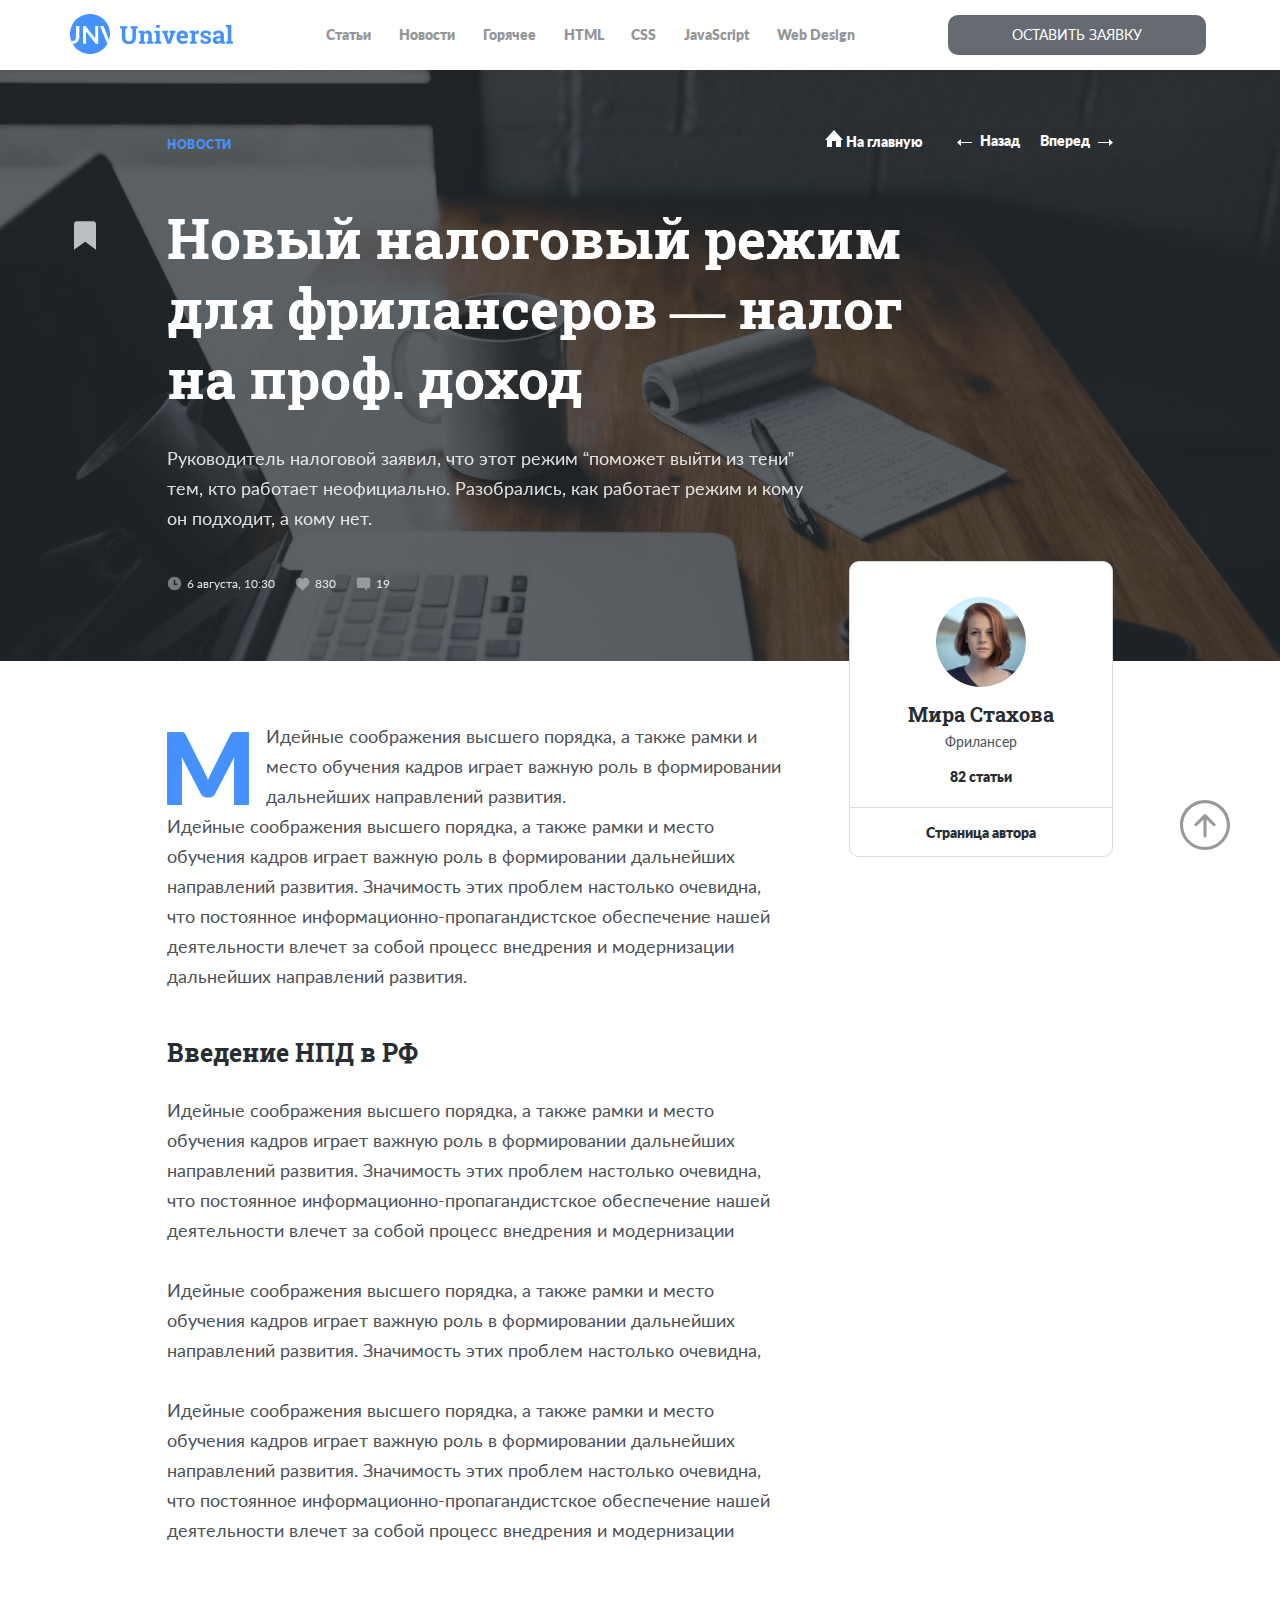
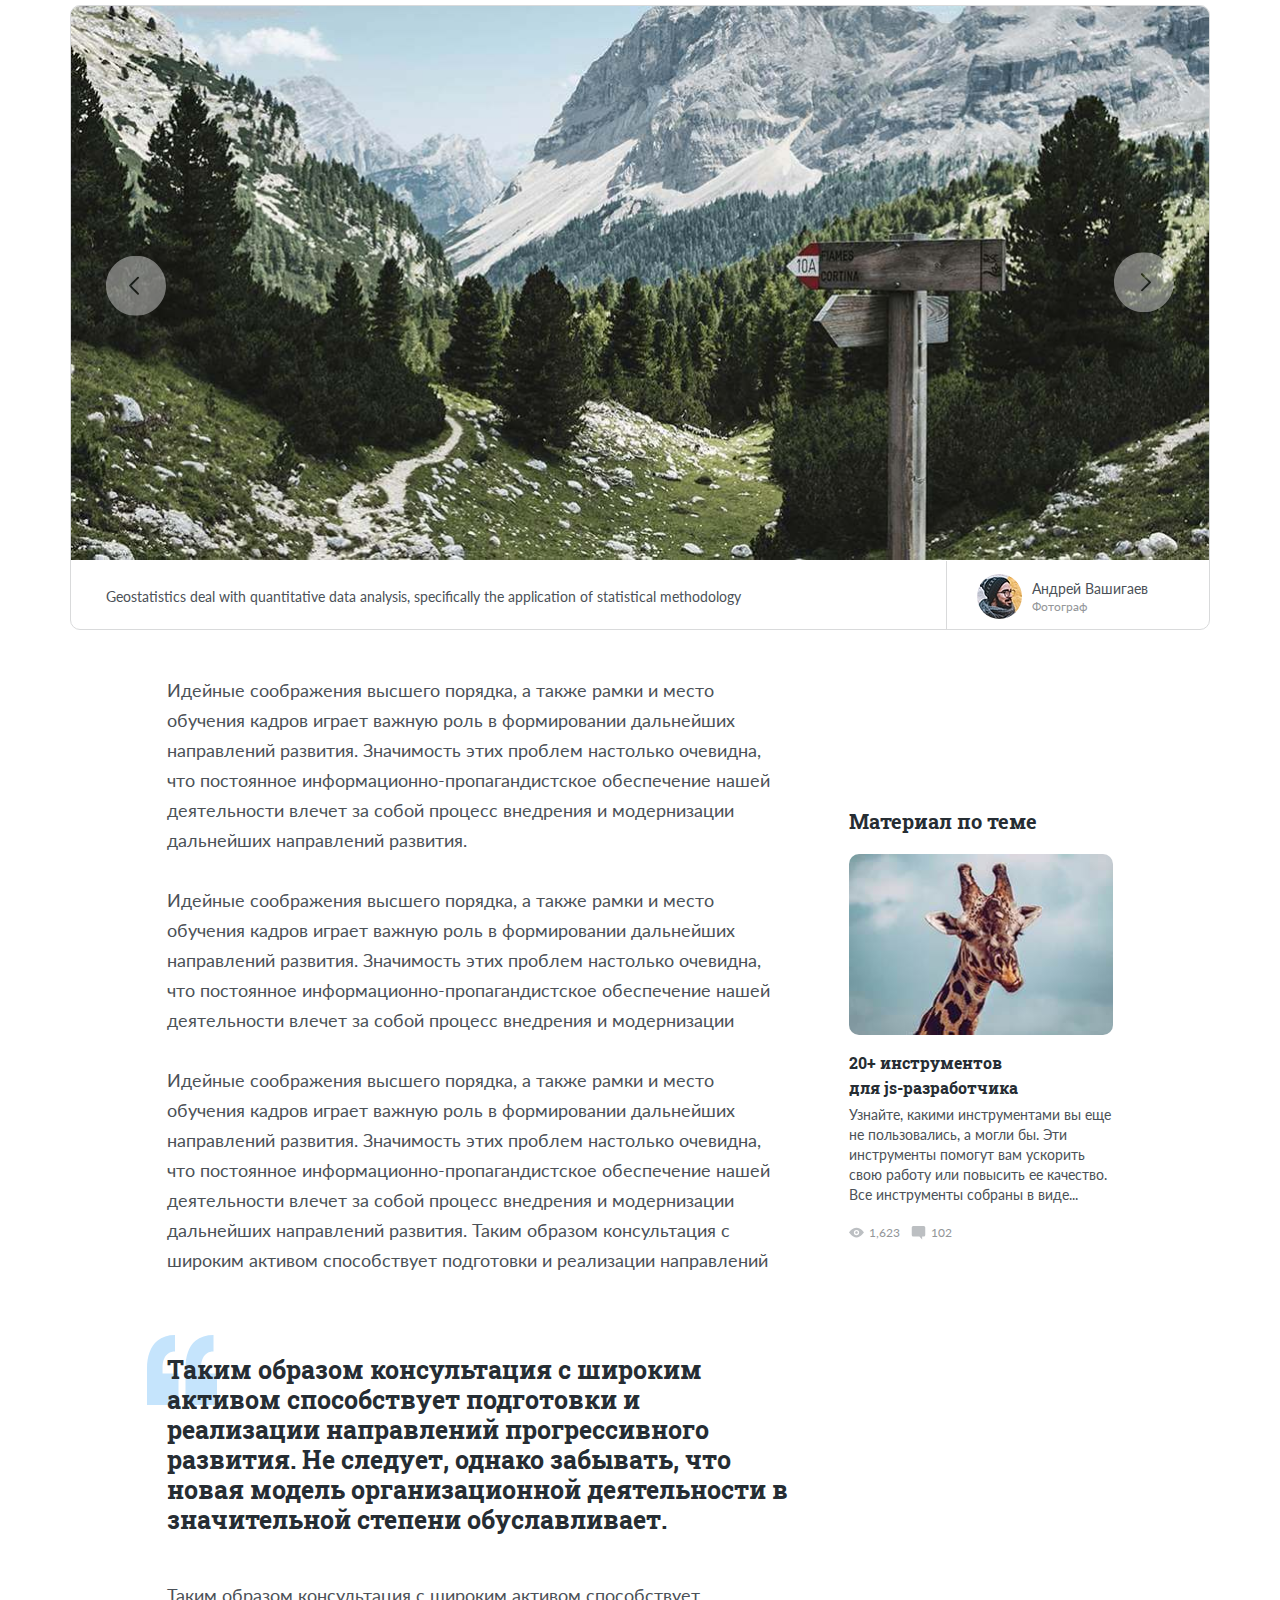
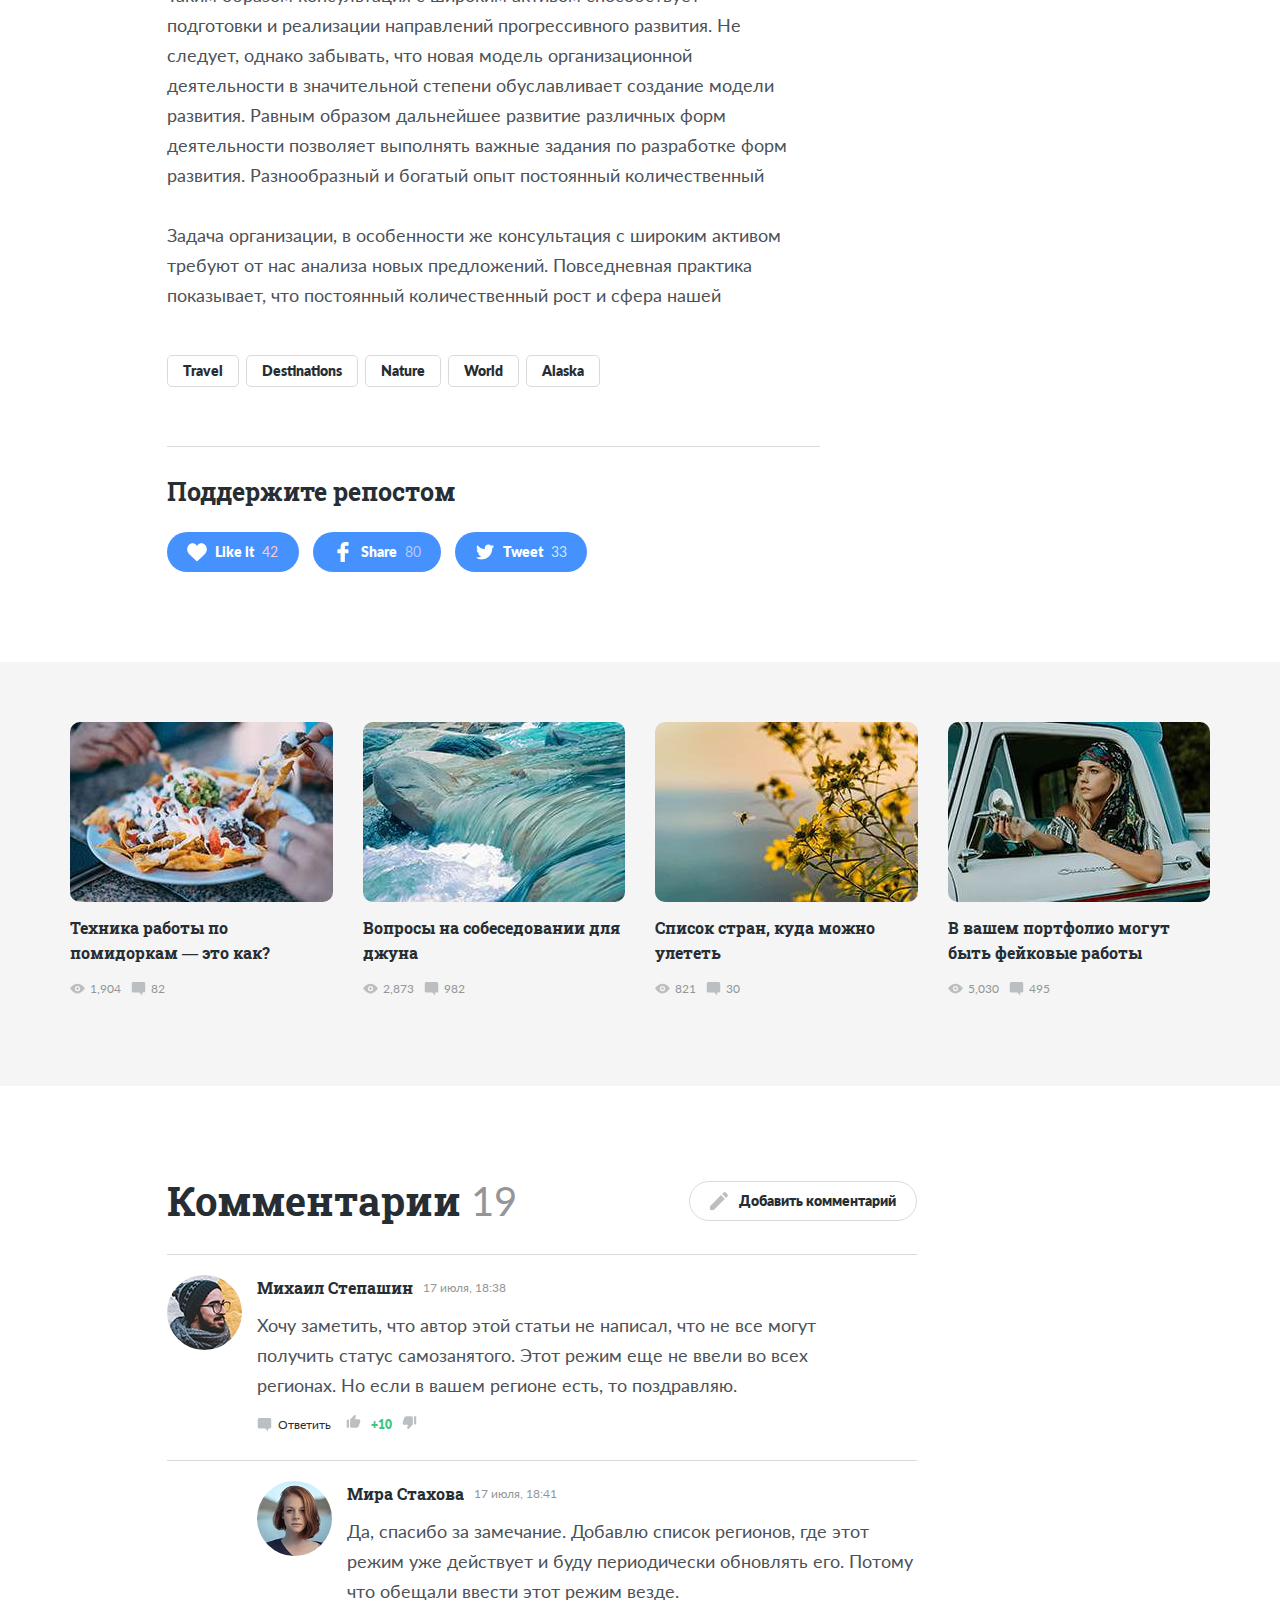
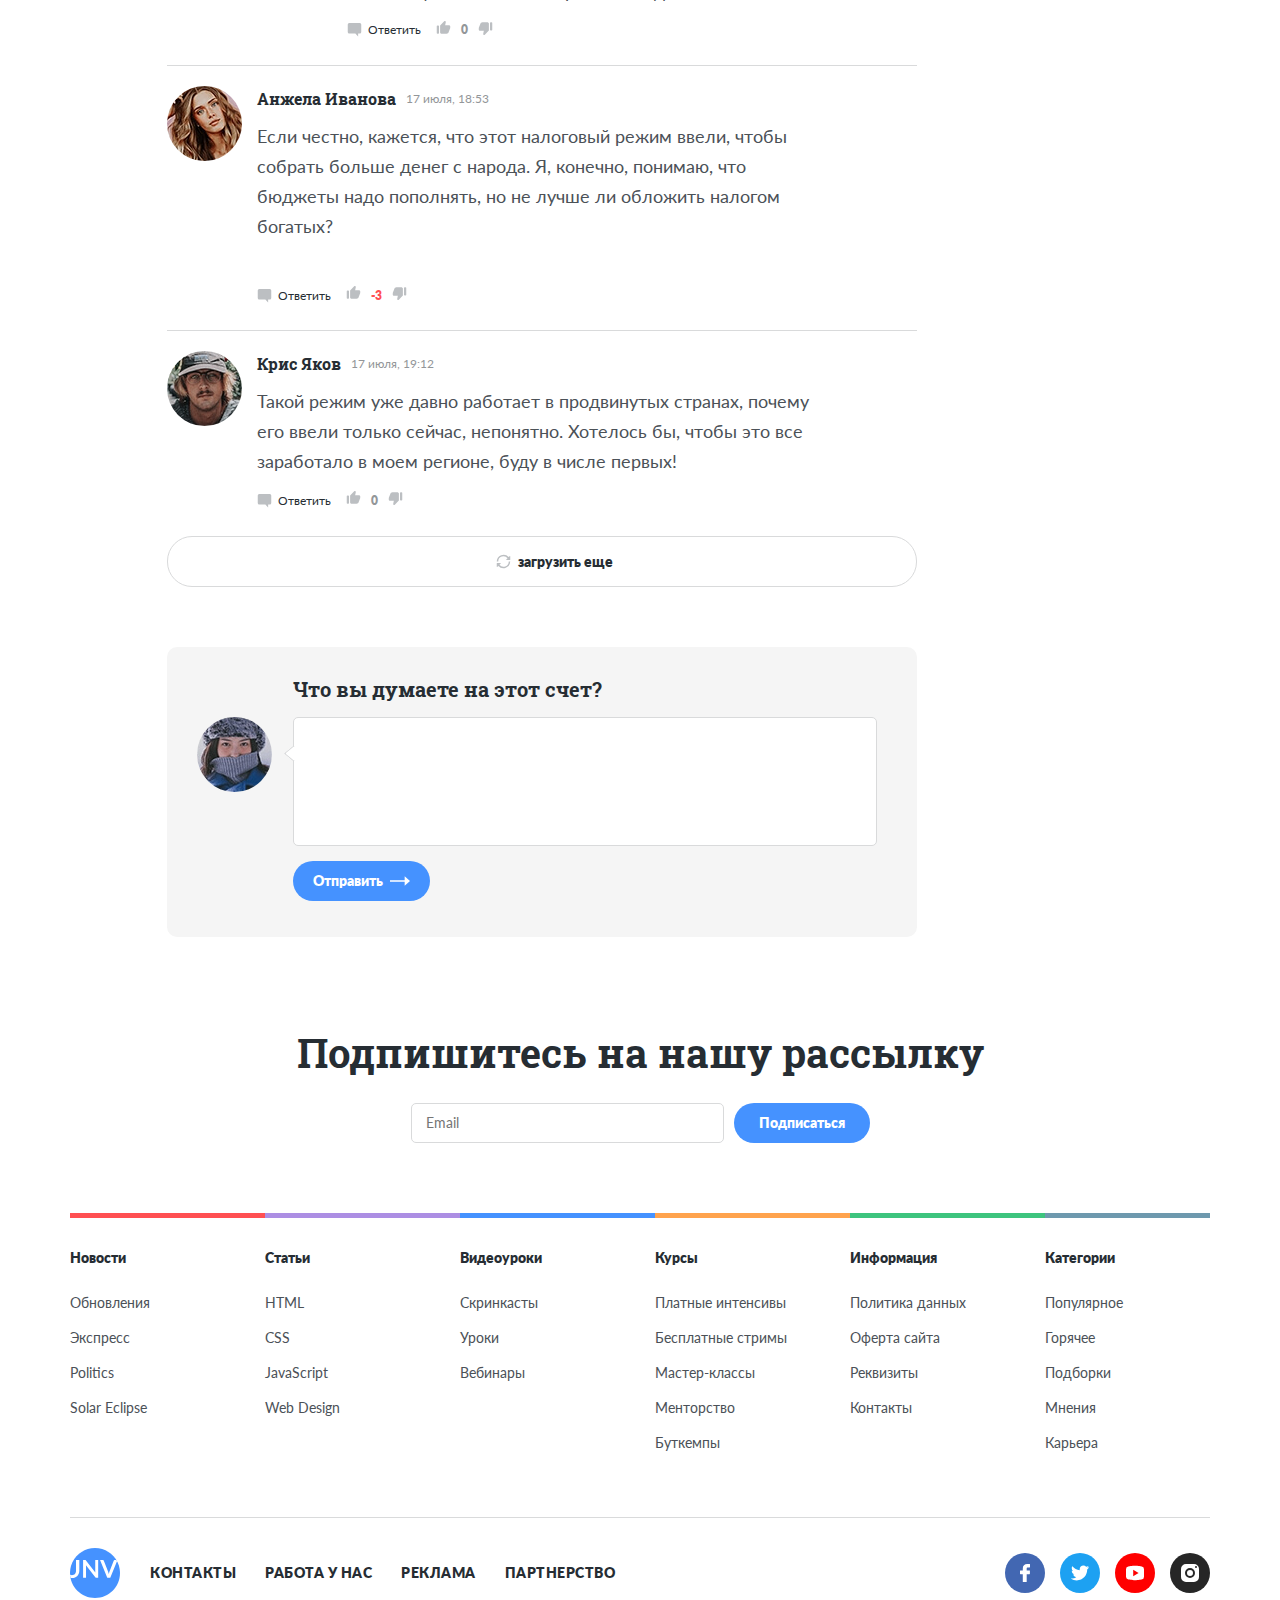
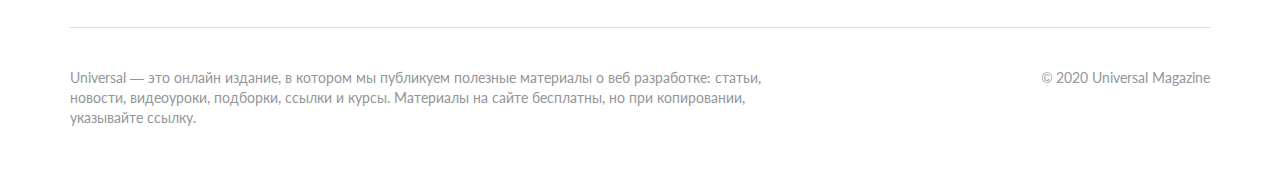
<file: articales/main-article.html>
<!DOCTYPE html>
<html lang="ru">
<head>
  <meta charset="UTF-8">
  <meta http-equiv="X-UA-Compatible" content="IE=edge">
  <meta name="viewport" content="width=device-width, initial-scale=1.0">
  <title>Universal</title>
  <link rel="stylesheet" href="../css/style.min.css">
  <link rel="icon" type="image/svg+xml" href="../img/favicon.svg">
  <script src="../js/main.js" defer></script>
  <script src="../js/validator.js" defer></script>
  <script src="../js/modal.js" defer></script>
  <script src="../js/mobile-menu.js" defer></script>
  <script src="../js/slider.js" defer></script>
  <script src="../js/slider-button.js" defer></script>
  <script src="../js/bookmark.js" defer></script>
  <script src="../js/comments.js" defer></script>
</head>
<body class="body body_light">
  <!-- Header -->
  <header class="header">
    <div class="header__container header__container_light container">
      <div class="header__inner inner">
        <a href="#" class="header__logo logo">
          <img src="../img/logo-light.svg" alt="" class="header__logo-img">
        </a>
        <nav class="header__nav-menu nav-menu nav-menu_light nav-menu_additional-page">
          <a href="#articales" class="nav-menu__link nav-menu__link_light">Статьи</a>
          <a href="#news" class="nav-menu__link nav-menu__link_light">Новости</a>
          <a href="#hot" class="nav-menu__link nav-menu__link_light">Горячее</a>
          <a href="#footer" class="nav-menu__link nav-menu__link_light">HTML</a>
          <a href="#footer" class="nav-menu__link nav-menu__link_light">CSS</a>
          <a href="#js" class="nav-menu__link nav-menu__link_light">JavaScript</a>
          <a href="#footer" class="nav-menu__link nav-menu__link_light">Web Design</a>
          <button class="header__button header__button_additional-page modal-button">ОСТАВИТЬ ЗАЯВКУ</button>
        </nav>
        <div class="header__mobile-menu mobile-menu header__mobile-menu_light">
          <span class="header__mobile-menu-line header__mobile-menu-line_light"></span>
        </div>
        <!-- /.mobile-menu -->
      </div>
      <!-- /.header__inner -->
    </div>
    <!-- /.header__container -->
  </header>
  <!-- Заголовок статьи -->
  <div class="articles">
    <div class="articles__container container">
      <div class="articles__item articles__item_additional-page">
        <div class="articles__img-wrap articles__img-wrap_additional-page">
          <img
            src="../img/article-1.jpg"
            alt=""
            class="articles__img articles__img_additional-page"
          >
        </div>
        <!-- /.articles__img-wrap -->
        <div class="articles__info articles__info_additional-page">
          
          <div class="articles__bookmark articles__bookmark_additional-page bookmark">
            <svg
              class="articles__bookmark-icon articles__bookmark-icon_additional-page"
              width="22"
              height="29"
            >
              <use href="../img/icons.svg#bookmark-icon"></use>
            </svg>
          </div>
          <!-- /.articles__bookmark -->

          <div class="articles__info-top-group">
            <span class="articles__section section section_blue">Новости</span>

            <nav class="articles__nav-menu">
              <a href="../index.html" class="articles__link articles__link_home">
                <svg
                  class="articles__link-icon articles__link-icon_home"
                  width="18"
                  height="17"
                >
                  <use href="../img/icons.svg#home-icon"></use>
                </svg>
                На главную
              </a>
              <a href="article-old-1.html" class="articles__link articles__link_prev">
                <svg
                  class="articles__link-icon articles__link-icon_inverted"
                  width="15"
                  height="7"
                >
                  <use href="../img/icons.svg#button-arrow_inverted"></use>
                </svg>
                Назад
              </a>
              <a href="article-new-1.html" class="articles__link articles__link_next">
                Вперед
                <svg
                  class="articles__link-icon"
                  width="15"
                  height="7"
                >
                  <use href="../img/icons.svg#button-arrow"></use>
                </svg>
              </a>
            </nav>
          </div>
          <!-- /.articles__info-top-group -->
          
          <h1 class="articles__title articles__title_additional-page">Новый налоговый режим для фрилансеров — налог на проф. доход</h1>
          <p class="articles__text articles__text_additional-page">Руководитель налоговой заявил, что этот режим “поможет выйти из тени”
            тем,
            кто работает неофициально. Разобрались, как работает режим и кому он подходит, а кому нет.</p>
          <div class="articles__info-group articles__info-group_additional-page">
            <svg
              class="articles__clock-icon articles__clock-icon_additional-page"
              width="15"
              height="15"
            >
              <use href="../img/icons.svg#clock-icon"></use>
            </svg>
            <span class="articles__data articles__data_additional-page">6 августа, 10:30</span>
            <svg
              class="articles__like-icon articles__like-icon_additional-page"
              width="15"
              height="14"
            >
              <use href="../img/icons.svg#like-icon"></use>
            </svg>
            <span class="articles__like-counter articles__like-counter_additional-page">830</span>
            <svg
              class="articles__comment-icon articles__comment-icon_additional-page"
              width="15"
              height="14"
            >
              <use href="../img/icons.svg#comment-icon"></use>
            </svg>
            <span class="articles__comment-counter articles__comment-counter_additional-page">19</span>
          </div>
          <!-- /.articles__info-group -->
        </div>
        <!-- /.articles__info -->
      </div>
      <!-- /.articles__item -->
    </div>
    <!-- /.head__container -->
  </div>
  <!-- Начало ститьи -->
  <div id="articales"  class="article-begin">
    <div class="article-begin__container container">
      <div class="article-begin__inner inner">
        <div class="article-begin__indention">
          <p class="article-begin__text article-begin__text_first">
            M Идейные соображения высшего порядка, а также рамки и место обучения кадров играет важную роль в
            формировании дальнейших направлений развития.<br>
            Идейные соображения высшего порядка, а также рамки и место обучения кадров играет важную роль в
            формировании дальнейших направлений развития. Значимость этих проблем настолько очевидна, что
            постоянное информационно-пропагандистское обеспечение нашей деятельности влечет за собой процесс
            внедрения и модернизации дальнейших направлений развития.
          </p>
          <!-- /.article-begin__text -->
          <div class="article-begin__card-author card-author">
            <img src="../img/miraStahova.jpg" alt="" class="card-author__avatar">
            <div class="card-author__info-group">
              <span class="card-author__name">Мира Стахова</span>
              <span class="card-author__profession">Фрилансер</span>
              <span class="card-author__articles-count">82 статьи</span>
            </div>
            <!-- /.card-author__info-group -->
            <span class="card-author__divider"></span>
            <a href="#" class="card-author__site">Страница автора</a>
          </div>
          <h2 class="article-begin__title">Введение НПД в РФ</h2>
          <p class="article-begin__text">
            Идейные соображения высшего порядка, а также рамки и место обучения кадров играет важную роль в
            формировании дальнейших направлений развития. Значимость этих проблем настолько очевидна, что
            постоянное информационно-пропагандистское обеспечение нашей деятельности влечет за собой процесс
            внедрения и модернизации
          </p>
          <p class="article-begin__text">
            Идейные соображения высшего порядка, а также рамки и место обучения кадров играет важную роль в
            формировании дальнейших направлений развития. Значимость этих проблем настолько очевидна,
          </p>
          <p class="article-begin__text">
            Идейные соображения высшего порядка, а также рамки и место обучения кадров играет важную роль в
            формировании дальнейших направлений развития. Значимость этих проблем настолько очевидна, что
            постоянное информационно-пропагандистское обеспечение нашей деятельности влечет за собой процесс
            внедрения и модернизации
          </p>
          <!-- /.article-begin__card -->
        </div>
        <!-- /.article-begin__indention -->
      </div>
      <!-- /.article-begin__inner -->
    </div>
    <!-- /.article-begin__container -->
  </div>
  <!-- /.articles__begin -->
  <!-- Сладер -->
  <div id="news" class="articales-photos">
    <div class="articales-photos__container container">
      <div class="articales-photos__slider slider">
        <div class="slider__wrap slider__wrap_acticale">
          <div class="slider__buttons-bar">
            <div class="slider__buttons slider__buttons_prev buttons buttons_prev">
              <svg
                class="slider__buttons-icon slider__buttons-icon_prev"
                width="60"
                height="60"
              >
                <use href="../img/icons.svg#slider-button"></use>
              </svg>
            </div>
            <!-- /.slider__button-prev -->
            <div class="slider__buttons slider__buttons_next buttons buttons_next">
              <svg
                class="slider__buttons-icon slider__buttons-icon_next"
                width="60"
                height="60"
              >
                <use href="../img/icons.svg#slider-button"></use>
              </svg>
            </div>
            <!-- /.slider__button-next -->
          </div>
          <!-- /.slider__buttons -->
          <!-- Слайд 1 -->
          <div class="slider__acticale-slide acticale-slide slide">
            <img src="../img/article-slide-1.jpg" alt="" class="acticale-slide__img">
          </div>
          <!-- /.slider__acticale-slide -->
          <!-- Слайд 2 -->
          <div class="slider__acticale-slide acticale-slide slide">
            <img src="../img/article-slide-2.jpg" alt="" class="acticale-slide__img">
          </div>
          <!-- /.slider__acticale-slide -->
          <!-- Слайд 3 -->
          <div class="slider__acticale-slide acticale-slide slide">
            <img src="../img/article-slide-3.jpg" alt="" class="acticale-slide__img">
          </div>
          <!-- /.slider__acticale-slide -->
          <!-- Слайд 4 -->
          <div class="slider__acticale-slide acticale-slide slide">
            <img src="../img/article-slide-4.jpg" alt="" class="acticale-slide__img">
          </div>
          <!-- /.slider__acticale-slide -->
          <!-- Слайд 5 -->
          <div class="slider__acticale-slide acticale-slide slide">
            <img src="../img/article-5.jpg" alt="" class="acticale-slide__img">
          </div>
          <!-- /.slider__acticale-slide -->
        </div>
        <!-- /.slider__wrap -->

        <!-- Подпись Слайд 1 -->
        <div class="slider__acticale-slide-caption acticale-slide-caption">
          <span class="acticale-slide-caption__span">Geostatistics deal with quantitative data analysis,
            specifically the application of statistical methodology</span>
          <span class="acticale-slide-caption__divider"></span>
          <div class="acticale-slide-caption__author">
            <img
              src="../img/andreyVashigaev.jpg"
              alt=""
              class="acticale-slide-caption__author-avatar"
            >
            <div class="acticale-slide-caption__author-info">
              <span class="acticale-slide-caption__author-name">Андрей Вашигаев</span>
              <span class="acticale-slide-caption__author-profession">Фотограф</span>
            </div>
            <!-- /.acticale-slide-caption__author-info -->
          </div>
          <!-- /.acticale-slide-caption__author -->
        </div>
        <!-- /.slider__acticale-slide-caption -->
      </div>
      <!-- /.articales-photos__slider -->
    </div>
    <!-- /.articales__container -->
  </div>
  <!-- /.articales-slider -->
  <!-- Продолжение ститьи -->
  <div id="js" class="article-continuation">
    <div class="article-continuation__container container">
      <div class="article-continuation__inner inner">
        <div class="article-continuation__indention">
          <div class="article-continuation__card-additional card-additional">
            <h3 class="card-additional__rubric">Материал по теме</h3>
            <img
              src="../img/article-additional.jpg"
              alt=""
              class="card-additional__img"
            >
            <div class="card-additional__info">
              <h3 class="card-additional__title">20+ инструментов для js-разработчика</h3>
              <span class="card-additional__text">Узнайте, какими инструментами вы еще не пользовались, а могли
                бы. Эти инструменты помогут вам ускорить свою работу или повысить ее качество. Все инструменты
                собраны в виде...</span>
              <div class="card-additional__info-bar">
                <svg
                  class="card-additional__views-icon card-additional__icons"
                  width="15"
                  height="11"
                >
                  <use href="../img/icons.svg#views-icon"></use>
                </svg>
                <span class="card-additional__views-count">1,623</span>
                <svg
                  class="card-additional__comment-icon card-additional__icons"
                  width="15"
                  height="15"
                >
                  <use href="../img/icons.svg#comment-icon"></use>
                </svg>
                <span class="card-additional__comment-count">102</span>
              </div>
              <!-- /.card-additional__info-bar -->
            </div>
            <!-- /.card-additional__info -->
          </div>
          <!-- /.article-continuation__card-additional -->
          <p class="article-continuation__text">
            Идейные соображения высшего порядка, а также рамки и место обучения кадров играет важную роль в
            формировании дальнейших направлений развития. Значимость этих проблем настолько очевидна, что
            постоянное информационно-пропагандистское обеспечение нашей деятельности влечет за собой процесс
            внедрения и модернизации дальнейших направлений развития.
          </p>
          <p class="article-continuation__text">
            Идейные соображения высшего порядка, а также рамки и место обучения кадров играет важную роль в
            формировании дальнейших направлений развития. Значимость этих проблем настолько очевидна, что
            постоянное информационно-пропагандистское обеспечение нашей деятельности влечет за собой процесс
            внедрения и модернизации
          </p>
          <p class="article-continuation__text">
            Идейные соображения высшего порядка, а также рамки и место обучения кадров играет важную роль в
            формировании дальнейших направлений развития. Значимость этих проблем настолько очевидна, что
            постоянное информационно-пропагандистское обеспечение нашей деятельности влечет за собой процесс
            внедрения и модернизации дальнейших направлений развития. Таким образом консультация с широким
            активом способствует подготовки и реализации направлений
          </p>
          <p id="hot" class="article-continuation__quote">
            <svg
              class="article-continuation__quote-icon"
              width="70"
              height="70"
            >
              <use href="../img/icons.svg#quote-icon"></use>
            </svg>
            Таким образом консультация с широким активом способствует подготовки и реализации направлений
            прогрессивного развития. Не следует, однако забывать, что новая модель организационной деятельности
            в значительной степени обуславливает.
          </p>
          <p class="article-continuation__text">
            Таким образом консультация с широким активом способствует подготовки и реализации направлений
            прогрессивного развития. Не следует, однако забывать, что новая модель организационной деятельности
            в значительной степени обуславливает создание модели развития. Равным образом дальнейшее развитие
            различных форм деятельности позволяет выполнять важные задания по разработке форм развития.
            Разнообразный и богатый опыт постоянный количественный
          </p>
          <p class="article-continuation__text">
            Задача организации, в особенности же консультация с широким активом требуют от нас анализа новых
            предложений. Повседневная практика показывает, что постоянный количественный рост и сфера нашей
          </p>
          <div class="article-continuation__tads-bar">
            <a href="#" class="article-continuation__tag">Travel</a>
            <a href="#" class="article-continuation__tag">Destinations</a>
            <a href="#" class="article-continuation__tag">Nature</a>
            <a href="#" class="article-continuation__tag">World</a>
            <a href="#" class="article-continuation__tag">Alaska</a>
          </div>
          <!-- /.article-continuation__tads-bar -->
          <span class="article-continuation__divider"></span>
          <div class="article-continuation__links-bar">
            <h3 class="article-continuation__links-bar-title">Поддержите репостом</h3>
            <div class="article-continuation__links-group">
              <button class="article-continuation__button-like">
                <svg
                  class="article-continuation__like-icon article-continuation__icons"
                  width="20"
                  height="20"
                >
                  <use href="../img/icons.svg#like-icon"></use>
                </svg>
                Like it
                <span class="article-continuation__like-count">42</span>
              </button>
              <a href="https://www.facebook.com/" target="_blank" class="article-continuation__link">
                <svg
                  class="article-continuation__facebook-icon article-continuation__icons"
                  width="20"
                  height="20"
                >
                  <use href="../img/icons.svg#facebook-icon"></use>
                </svg>
                Share
                <span class="article-continuation__share-count">80</span>
              </a>
              <a href="https://twitter.com/" target="_blank" class="article-continuation__link">
                <svg
                  class="article-continuation__twitter-icon article-continuation__icons"
                  width="20"
                  height="20"
                >
                  <use href="../img/icons.svg#twitter-icon"></use>
                </svg>
                Tweet
                <span class="article-continuation__tweet-count">33</span>
              </a>
            </div>
            <!-- /.article-continuation__links-group -->
          </div>
          <!-- /.article-continuation__links-bar -->
        </div>
        <!-- /.article-continuation__indention -->
      </div>
      <!-- /.article-continuation__inner -->
    </div>
    <!-- /.article-continuation__container -->
  </div>
  <!-- /.articles__continuation -->
  <div class="articales-cards">
    <div class="articales-cards__container container">
      <div class="articales-cards__inner inner">
        <!-- Карточка 1 -->
        <div class="articales-cards__item">
          <img src="../img/articles-cards-item-1.jpg" alt="" class="articales-cards__img">
          <h3 class="articales-cards__title">Техника работы по помидоркам — это как?</h3>
          <div class="articales-cards__info">
            <svg
              class="articales-cards__views-icon articales-cards__icons"
              width="15"
              height="11"
            >
              <use href="../img/icons.svg#views-icon"></use>
            </svg>
            <span class="articales-cards__views-count articales-cards__counters">1,904</span>
            <svg
              class="articales-cards__comment-icon articales-cards__icons"
              width="15"
              height="15"
            >
              <use href="../img/icons.svg#comment-icon"></use>
            </svg>
            <span class="articales-cards__comment-count articales-cards__counters">82</span>
          </div>
          <!-- /.articales-cards__info -->
        </div>
        <!-- /.articales-cards__item -->
        <!-- Карточка 2 -->
        <div class="articales-cards__item">
          <img src="../img/articles-cards-item-2.jpg" alt="" class="articales-cards__img">
          <h3 class="articales-cards__title">Вопросы на собеседовании для джуна</h3>
          <div class="articales-cards__info">
            <svg
              class="articales-cards__views-icon articales-cards__icons"
              width="15"
              height="15"
            >
              <use href="../img/icons.svg#views-icon"></use>
            </svg>
            <span class="articales-cards__views-count articales-cards__counters">2,873</span>
            <svg
              class="articales-cards__comment-icon articales-cards__icons"
              width="15"
              height="15"
            >
              <use href="../img/icons.svg#comment-icon"></use>
            </svg>
            <span class="articales-cards__comment-count articales-cards__counters">982</span>
          </div>
          <!-- /.articales-cards__info -->
        </div>
        <!-- /.articales-cards__item -->
        <!-- Карточка 3 -->
        <div class="articales-cards__item">
          <img src="../img/articles-cards-item-3.jpg" alt="" class="articales-cards__img">
          <h3 class="articales-cards__title">Список стран, куда можно улететь</h3>
          <div class="articales-cards__info">
            <svg
              class="articales-cards__views-icon articales-cards__icons"
              width="15"
              height="11"
            >
              <use href="../img/icons.svg#views-icon"></use>
            </svg>
            <span class="articales-cards__views-count articales-cards__counters">821</span>
            <svg
              class="articales-cards__comment-icon articales-cards__icons"
              width="15"
              height="15"
            >
              <use href="../img/icons.svg#comment-icon"></use>
            </svg>
            <span class="articales-cards__comment-count articales-cards__counters">30</span>
          </div>
          <!-- /.articales-cards__info -->
        </div>
        <!-- /.articales-cards__item -->
        <!-- Карточка 4 -->
        <div class="articales-cards__item">
          <img src="../img/articles-cards-item-4.jpg" alt="" class="articales-cards__img">
          <h3 class="articales-cards__title">В вашем портфолио могут быть фейковые работы</h3>
          <div class="articales-cards__info">
            <svg
              class="articales-cards__views-icon articales-cards__icons"
              width="15"
              height="11"
            >
              <use href="../img/icons.svg#views-icon"></use>
            </svg>
            <span class="articales-cards__views-count articales-cards__counters">5,030</span>
            <svg
              class="articales-cards__comment-icon articales-cards__icons"
              width="15"
              height="15"
            >
              <use href="../img/icons.svg#comment-icon"></use>
            </svg>
            <span class="articales-cards__comment-count articales-cards__counters">495</span>
          </div>
          <!-- /.articales-cards__info -->
        </div>
        <!-- /.articales-cards__item -->
      </div>
      <!-- /.articales-cards__inner -->
    </div>
    <!-- /.articales-cards__container -->
  </div>
  <!-- /.articales-cards -->
  <div class="comments">
    <div class="comments__container container">
      <div class="comments__inner inner">
        <div class="comments__header">
          <h3 class="comments__title" id="19">Комментарии</h3>
          <button class="comments__button-add-comment">
            <svg
              class="comments__button-add-comment-icon"
              width="18"
              height="18"
            >
              <use href="../img/icons.svg#pencil-icon"></use>
            </svg>
            Добавить комментарий
          </button>
        </div>
        <!-- /.comments__header -->
        <div class="comments__items">
          <!-- Комментарий 1 -->
          <div class="comments__item">
            <span class="comments__divider"></span>

            <div class="comments__comment">
              <img src="../img/mishailStepashin.jpg" alt="" class="comments__avatar">
              
                <div class="comments__info-group">
                  <span class="comments__user-name">Михаил Степашин</span>
                  <span class="comments__data">17 июля, 18:38</span>
                </div>

                <span class="comments__text">Хочу заметить, что автор этой статьи не написал, что не все могут получить статус самозанятого. Этот режим еще не ввели во всех регионах. Но если в вашем регионе есть, то поздравляю.</span>
                <div class="comments__info-bar">
                  <button class="comments__button-reply">
                    <svg
                      class="comments__button-reply-icon"
                      width="15"
                      height="15"
                    >
                      <use href="../img/icons.svg#comment-icon"></use>
                    </svg>
                    Ответить
                  </button>
                  <button class="comments__button-rating comments__button-rating_up">
                    <svg
                      class="comments__button-rating-icon"
                      width="15"
                      height="15"
                    >
                      <use href="../img/icons.svg#thumb-icon_up"></use>
                    </svg>
                  </button>
                  <span class="comments__rating-count comments__rating-count_positive">+10</span>
                  <button class="comments__button-rating comments__button-rating_down">
                    <svg
                      class="comments__button-rating-icon"
                      width="15"
                      height="15"
                    >
                      <use href="../img/icons.svg#thumb-icon_down"></use>
                    </svg>
                  </button>
                </div>
                <!-- /.comments__info-bar -->
              <!-- </div> -->
              <!-- /.comments__info -->

            </div>
            <!-- /.comments__comment -->
          </div>
          <!-- /.comments__item -->

          <!-- Комментарий 2 -->
          <div class="comments__item">
            <span class="comments__divider"></span>
            <div class="comments__comment reply">
              <img src="../img/miraStahova.jpg" alt="" class="comments__avatar">
              
              <!-- <div class="comments__info"> -->
                
                <div class="comments__info-group">
                  <span class="comments__user-name">Мира Стахова</span>
                  <span class="comments__data">17 июля, 18:41</span>
                </div>
                <!-- /.comments__info-group -->
                
                <span class="comments__text">Да, спасибо за замечание. Добавлю список регионов, где этот режим уже действует и буду периодически обновлять его. Потому что обещали ввести этот режим везде.</span>
                
                <div class="comments__info-bar">
                  <button class="comments__button-reply">
                    <svg
                      class="comments__button-reply-icon"
                      width="15"
                      height="15"
                    >
                      <use href="../img/icons.svg#comment-icon"></use>
                    </svg>
                    Ответить
                  </button>
                  <button class="comments__button-rating comments__button-rating_up">
                    <svg
                      class="comments__button-rating-icon"
                      width="15"
                      height="15"
                    >
                      <use href="../img/icons.svg#thumb-icon_up"></use>
                    </svg>
                  </button>
                  <span class="comments__rating-count comments__rating-count_null">0</span>
                  <button class="comments__button-rating comments__button-rating_down">
                    <svg
                      class="comments__button-rating-icon"
                      width="15"
                      height="15"
                    >
                      <use href="../img/icons.svg#thumb-icon_down"></use>
                    </svg>
                  </button>
                </div>
                <!-- /.comments__info-bar -->

              <!-- </div> -->
              <!-- /.comments__info -->

            </div>
            <!-- /.comments__comment -->
          </div>
          <!-- /.comments__item -->
          <!-- Комментарий 3 -->
          <div class="comments__item">
            <span class="comments__divider"></span>
            <div class="comments__comment">
              <img src="../img/anjelaIvanova.jpg" alt="" class="comments__avatar">
              
              <!-- <div class="comments__info"> -->

                <div class="comments__info-group">
                  <span class="comments__user-name">Анжела Иванова</span>
                  <span class="comments__data">17 июля, 18:53</span>
                </div>
                <!-- /.comments__info-group -->
                
                <span class="comments__text">Если честно, кажется, что этот налоговый режим ввели, чтобы собрать больше денег с народа. Я, конечно, понимаю, что бюджеты надо пополнять, но не лучше ли обложить налогом богатых? <br> <br>
                </span>
                <div class="comments__info-bar">
                  <button class="comments__button-reply">
                    <svg
                      class="comments__button-reply-icon"
                      width="15"
                      height="15"
                    >
                      <use href="../img/icons.svg#comment-icon"></use>
                    </svg>
                    Ответить
                  </button>
                  <button class="comments__button-rating comments__button-rating_up">
                    <svg
                      class="comments__button-rating-icon"
                      width="15"
                      height="15"
                    >
                      <use href="../img/icons.svg#thumb-icon_up"></use>
                    </svg>
                  </button>
                  <span class="comments__rating-count comments__rating-count_negative ">-3</span>
                  <button class="comments__button-rating comments__button-rating_down">
                    <svg
                      class="comments__button-rating-icon"
                      width="15"
                      height="15"
                    >
                      <use href="../img/icons.svg#thumb-icon_down"></use>
                    </svg>
                  </button>
                </div>
                <!-- /.comments__info-bar -->
              <!-- </div> -->
              <!-- /.comments__info -->
            </div>
            <!-- /.comments__comment -->
          </div>
          <!-- /.comments__item -->
          <!-- Комментарий 4 -->
          <div class="comments__item">
            <span class="comments__divider"></span>
            <div class="comments__comment">
              <img
                src="../img/krisJakov.jpg"
                alt=""
                class="comments__avatar"
              >
              
              <!-- <div class="comments__info"> -->
          
                <div class="comments__info-group">
                  <span class="comments__user-name">Крис Яков</span>
                  <span class="comments__data">17 июля, 19:12</span>
                </div>
                <!-- /.comments__info-group -->
          
                <span class="comments__text">Такой режим уже давно работает в продвинутых странах, почему его ввели только сейчас, непонятно. Хотелось бы, чтобы это все заработало в моем регионе, буду в числе первых!</span>
                <div class="comments__info-bar">
                  <button class="comments__button-reply">
                    <svg
                      class="comments__button-reply-icon"
                      width="15"
                      height="15"
                    >
                      <use href="../img/icons.svg#comment-icon"></use>
                    </svg>
                    Ответить
                  </button>
                  <button class="comments__button-rating comments__button-rating_up">
                    <svg
                      class="comments__button-rating-icon"
                      width="15"
                      height="15"
                    >
                      <use href="../img/icons.svg#thumb-icon_up"></use>
                    </svg>
                  </button>
                  <span class="comments__rating-count comments__rating-count_null">0</span>
                  <button class="comments__button-rating comments__button-rating_down">
                    <svg
                      class="comments__button-rating-icon"
                      width="15"
                      height="15"
                    >
                      <use href="../img/icons.svg#thumb-icon_down"></use>
                    </svg>
                  </button>
                </div>
                <!-- /.comments__info-bar -->
              <!-- </div> -->
              <!-- /.comments__info -->
            </div>
            <!-- /.comments__comment -->
          </div>
          <!-- /.comments__item -->
          <!-- Комментарий 5 -->
          <div class="comments__item hidden">
            <span class="comments__divider"></span>

            <div class="comments__comment">
              <img src="../img/mishailStepashin.jpg" alt="" class="comments__avatar">
              
                <div class="comments__info-group">
                  <span class="comments__user-name">Михаил Степашин</span>
                  <span class="comments__data">17 июля, 18:38</span>
                </div>

                <span class="comments__text">Хочу заметить, что автор этой статьи не написал, что не все могут получить статус самозанятого. Этот режим еще не ввели во всех регионах. Но если в вашем регионе есть, то поздравляю.</span>
                <div class="comments__info-bar">
                  <button class="comments__button-reply">
                    <svg
                      class="comments__button-reply-icon"
                      width="15"
                      height="15"
                    >
                      <use href="../img/icons.svg#comment-icon"></use>
                    </svg>
                    Ответить
                  </button>
                  <button class="comments__button-rating comments__button-rating_up">
                    <svg
                      class="comments__button-rating-icon"
                      width="15"
                      height="15"
                    >
                      <use href="../img/icons.svg#thumb-icon_up"></use>
                    </svg>
                  </button>
                  <span class="comments__rating-count comments__rating-count_positive">+10</span>
                  <button class="comments__button-rating comments__button-rating_down">
                    <svg
                      class="comments__button-rating-icon"
                      width="15"
                      height="15"
                    >
                      <use href="../img/icons.svg#thumb-icon_down"></use>
                    </svg>
                  </button>
                </div>
                <!-- /.comments__info-bar -->
              <!-- </div> -->
              <!-- /.comments__info -->

            </div>
            <!-- /.comments__comment -->
          </div>
          <!-- /.comments__item -->

          <!-- Комментарий 6 -->
          <div class="comments__item hidden">
            <span class="comments__divider"></span>
            <div class="comments__comment reply">
              <img src="../img/miraStahova.jpg" alt="" class="comments__avatar">
              
              <!-- <div class="comments__info"> -->
                
                <div class="comments__info-group">
                  <span class="comments__user-name">Мира Стахова</span>
                  <span class="comments__data">17 июля, 18:41</span>
                </div>
                <!-- /.comments__info-group -->
                
                <span class="comments__text">Да, спасибо за замечание. Добавлю список регионов, где этот режим уже действует и буду периодически обновлять его. Потому что обещали ввести этот режим везде.</span>
                
                <div class="comments__info-bar">
                  <button class="comments__button-reply">
                    <svg
                      class="comments__button-reply-icon"
                      width="15"
                      height="15"
                    >
                      <use href="../img/icons.svg#comment-icon"></use>
                    </svg>
                    Ответить
                  </button>
                  <button class="comments__button-rating comments__button-rating_up">
                    <svg
                      class="comments__button-rating-icon"
                      width="15"
                      height="15"
                    >
                      <use href="../img/icons.svg#thumb-icon_up"></use>
                    </svg>
                  </button>
                  <span class="comments__rating-count comments__rating-count_null">0</span>
                  <button class="comments__button-rating comments__button-rating_down">
                    <svg
                      class="comments__button-rating-icon"
                      width="15"
                      height="15"
                    >
                      <use href="../img/icons.svg#thumb-icon_down"></use>
                    </svg>
                  </button>
                </div>
                <!-- /.comments__info-bar -->

              <!-- </div> -->
              <!-- /.comments__info -->

            </div>
            <!-- /.comments__comment -->
          </div>
          <!-- /.comments__item -->
          <!-- Комментарий 7 -->
          <div class="comments__item hidden">
            <span class="comments__divider"></span>
            <div class="comments__comment">
              <img src="../img/anjelaIvanova.jpg" alt="" class="comments__avatar">
              
              <!-- <div class="comments__info"> -->

                <div class="comments__info-group">
                  <span class="comments__user-name">Анжела Иванова</span>
                  <span class="comments__data">17 июля, 18:53</span>
                </div>
                <!-- /.comments__info-group -->
                
                <span class="comments__text">Если честно, кажется, что этот налоговый режим ввели, чтобы собрать больше денег с народа. Я, конечно, понимаю, что бюджеты надо пополнять, но не лучше ли обложить налогом богатых? <br> <br>
                </span>
                <div class="comments__info-bar">
                  <button class="comments__button-reply">
                    <svg
                      class="comments__button-reply-icon"
                      width="15"
                      height="15"
                    >
                      <use href="../img/icons.svg#comment-icon"></use>
                    </svg>
                    Ответить
                  </button>
                  <button class="comments__button-rating comments__button-rating_up">
                    <svg
                      class="comments__button-rating-icon"
                      width="15"
                      height="15"
                    >
                      <use href="../img/icons.svg#thumb-icon_up"></use>
                    </svg>
                  </button>
                  <span class="comments__rating-count comments__rating-count_negative ">-3</span>
                  <button class="comments__button-rating comments__button-rating_down">
                    <svg
                      class="comments__button-rating-icon"
                      width="15"
                      height="15"
                    >
                      <use href="../img/icons.svg#thumb-icon_down"></use>
                    </svg>
                  </button>
                </div>
                <!-- /.comments__info-bar -->
              <!-- </div> -->
              <!-- /.comments__info -->
            </div>
            <!-- /.comments__comment -->
          </div>
          <!-- /.comments__item -->
          <!-- Комментарий 8 -->
          <div class="comments__item hidden">
            <span class="comments__divider"></span>
            <div class="comments__comment">
              <img
                src="../img/krisJakov.jpg"
                alt=""
                class="comments__avatar"
              >
          
                <div class="comments__info-group">
                  <span class="comments__user-name">Крис Яков</span>
                  <span class="comments__data">17 июля, 19:12</span>
                </div>
                <!-- /.comments__info-group -->
          
                <span class="comments__text">Такой режим уже давно работает в продвинутых странах, почему его ввели только сейчас, непонятно. Хотелось бы, чтобы это все заработало в моем регионе, буду в числе первых!</span>
                <div class="comments__info-bar">
                  <button class="comments__button-reply">
                    <svg
                      class="comments__button-reply-icon"
                      width="15"
                      height="15"
                    >
                      <use href="../img/icons.svg#comment-icon"></use>
                    </svg>
                    Ответить
                  </button>
                  <button class="comments__button-rating comments__button-rating_up">
                    <svg
                      class="comments__button-rating-icon"
                      width="15"
                      height="15"
                    >
                      <use href="../img/icons.svg#thumb-icon_up"></use>
                    </svg>
                  </button>
                  <span class="comments__rating-count comments__rating-count_null">0</span>
                  <button class="comments__button-rating comments__button-rating_down">
                    <svg
                      class="comments__button-rating-icon"
                      width="15"
                      height="15"
                    >
                      <use href="../img/icons.svg#thumb-icon_down"></use>
                    </svg>
                  </button>
                </div>
                <!-- /.comments__info-bar -->
              <!-- </div> -->
              <!-- /.comments__info -->
            </div>
            <!-- /.comments__comment -->
          </div>
          <!-- /.comments__item -->
        </div>
        <!-- /.comments__items -->
        <button class="comments__loading">
          <svg
            class="comments__loading-icon"
            width="15"
            height="15"
          >
            <use href="../img/icons.svg#loading-icon"></use>
          </svg>
          загрузить еще
        </button>

        <form  action="../send.php" method="POST" class="comments__form form">
          <img src="../img/user-avatar.jpg" alt="" class="comments__form-avatar">

          <h3 class="comments__form-title">Что вы думаете на этот счет?</h3>
          <div class="comments__form-input-wrap">
            <textarea name="message" id="comment" cols="30" rows="6" class="comments__form-input input" required></textarea>
            <label class="comments__form-error error" for="comment"></label>
          </div>
          <!-- /.comments__form-input-wrap -->
          
          <input class="comments__form-subject" type="checkbox" name="subject" value="Новый налоговый режим для фрилансеров — налог на проф. доход" checked required>
            
          <button class="comments__form-button button">            
            Отправить
            <svg
              class="comments__form-button-icon"
              width="20"
              height="20"
            >
              <use href="../img/icons.svg#button-arrow"></use>
            </svg>
          </button>
        </form>

      </div>
      <!-- /.comments__inner -->
    </div>
    <!-- /.comments__container -->
  </div>
  <!-- /.comments -->
  <!-- Подвал -->
  <footer id="footer" class="footer">
    <div class="footer__container container">
      <div class="footer__inner inner">
        <div class="footer-top">
          <h2 class="footer-top__title">Подпишитесь на нашу рассылку</h2>
          <form action="send.php" method="POST" class="footer-top__form form">
            <div class="footer-top__input-warp">
              <input type="text" class="footer-top__input input" placeholder="Email" name="email" required>
              <label class="footer-top__error error" for="email"></label>
            </div>
              <button class="footer-top__button button">Подписаться</button>
          </form>
        </div>
        <!-- /.footer-top -->
        <div class="footer-menu">
          <div class="footer-menu__block">
            <span class="footer-menu__divider footer-menu__divider_red"></span>
            <span class="footer-menu__title">Новости</span>
            <a href="#" class="footer-menu__link">Обновления</a>
            <a href="#" class="footer-menu__link">Экспресс</a>
            <a href="#" class="footer-menu__link">Politics</a>
            <a href="#" class="footer-menu__link">Solar Eclipse</a>
          </div>
          <!-- /.footer-menu__block -->
          <div class="footer-menu__block">
            <span class="footer-menu__divider footer-menu__divider_purple"></span>
            <span class="footer-menu__title">Статьи</span>
            <a href="#" class="footer-menu__link">HTML</a>
            <a href="#" class="footer-menu__link">CSS</a>
            <a href="#" class="footer-menu__link">JavaScript</a>
            <a href="#" class="footer-menu__link">Web Design</a>
          </div>
          <!-- /.footer-menu__block -->
          <div class="footer-menu__block">
            <span class="footer-menu__divider footer-menu__divider_blue"></span>
            <span class="footer-menu__title">Видеоуроки</span>
            <a href="#" class="footer-menu__link">Скринкасты</a>
            <a href="#" class="footer-menu__link">Уроки</a>
            <a href="#" class="footer-menu__link">Вебинары</a>
          </div>
          <!-- /.footer-menu__block -->
          <div class="footer-menu__block">
            <span class="footer-menu__divider footer-menu__divider_orange"></span>
            <span class="footer-menu__title">Курсы</span>
            <a href="#" class="footer-menu__link">Платные интенсивы</a>
            <a href="#" class="footer-menu__link">Бесплатные стримы</a>
            <a href="#" class="footer-menu__link">Мастер-классы</a>
            <a href="#" class="footer-menu__link">Менторство</a>
            <a href="#" class="footer-menu__link">Буткемпы</a>
          </div>
          <!-- /.footer-menu__block -->
          <div class="footer-menu__block">
            <span class="footer-menu__divider footer-menu__divider_green"></span>
            <span class="footer-menu__title">Информация</span>
            <a href="#" class="footer-menu__link">Политика данных</a>
            <a href="#" class="footer-menu__link">Оферта сайта</a>
            <a href="#" class="footer-menu__link">Реквизиты</a>
            <a href="#" class="footer-menu__link">Контакты</a>
          </div>
          <!-- /.footer-menu__block -->
          <div class="footer-menu__block">
            <span class="footer-menu__divider footer-menu__divider_greyblue"></span>
            <span class="footer-menu__title">Категории</span>
            <a href="#" class="footer-menu__link">Популярное</a>
            <a href="#" class="footer-menu__link">Горячее</a>
            <a href="#" class="footer-menu__link">Подборки</a>
            <a href="#" class="footer-menu__link">Мнения</a>
            <a href="#" class="footer-menu__link">Карьера</a>
          </div>
          <!-- /.footer-menu__block -->
        </div>
        <!-- /.footer-menu -->
        <span class="footer__divider footer__divider_main"></span>
        <div class="footer-menu-bottom">
          <a href="#" class="footer-menu-bottom__logo">
            <img src="../img/logo-icon.svg" alt="" class="footer-menu-bottom__logo-img">
          </a>
          <div class="footer-menu-bottom__links footer-menu-bottom__links_acticale">
            <a href="" class="footer-menu-bottom__link">Контакты</a>
            <a href="" class="footer-menu-bottom__link">Работа у нас</a>
            <a href="" class="footer-menu-bottom__link">Реклама</a>
            <a href="" class="footer-menu-bottom__link">Партнерство</a>
          </div>
          <!-- /.footer-menu-bottom__links -->
          <div class="footer-menu-bottom__networks">
              <!-- Facebook -->
              <a href="https://www.facebook.com/" target="_blank" class="footer-menu-bottom__networks-link footer-menu-bottom__networks-link_facebook">
                <svg
                  class="footer-menu-bottom__facebook-icon footer-menu-bottom__icons"
                  width="10"
                  height="18"
                >
                  <use href="../img/icons.svg#facebook-icon"></use>
                </svg>
              </a>
              <!-- Twitter -->
              <a href="https://twitter.com/" target="_blank" class="footer-menu-bottom__networks-link footer-menu-bottom__networks-link_twitter">
                <svg
                  class="footer-menu-bottom__twitter-icon footer-menu-bottom__icons"
                  width="20"
                  height="20"
                >
                  <use href="../img/icons.svg#twitter-icon"></use>
                </svg>
              </a>
              <!-- Youtube -->
              <a href="https://www.youtube.com/" target="_blank" class="footer-menu-bottom__networks-link footer-menu-bottom__networks-link_youtube">
                <svg
                  class="footer-menu-bottom__youtube-icon footer-menu-bottom__icons"
                  width="20"
                  height="20"
                >
                  <use href="../img/icons.svg#youtube-icon"></use>
                </svg>
              </a>
              <!-- Instagram -->
              <a href="https://www.instagram.com/" target="_blank" class="footer-menu-bottom__networks-link footer-menu-bottom__networks-link_instagram">
                <svg
                  class="footer-menu-bottom__instagram-icon footer-menu-bottom__icons"
                  width="24"
                  height="24"
                >
                  <use href="../img/icons.svg#instagram-icon"></use>
                </svg>
              </a>
            </div>
            <!-- /.footer-menu-bottom__networks -->
        </div>
        <!-- /.footer-menu-bottom -->
        <span class="footer__divider footer__divider_main"></span>
        <div class="footer-bottom">
          <p class="footer-bottom__slogan">
            Universal — это онлайн издание, в котором мы публикуем полезные материалы о веб разработке: статьи,
            новости, видеоуроки, подборки, ссылки и курсы. Материалы на сайте бесплатны, но при копировании,
            указывайте ссылку.
          </p>
          <span class="footer-bottom__copyright">© 2020 Universal Magazine</span>
        </div>
        <!-- /.footer-bottom -->
      </div>
      <!-- /.footer__inner -->
    </div>
    <!-- /.footer__container -->
  </footer>

    <div class="modal hidden">
    <div class="modal__overlay">
      <form action="send.php" method="POST" class="modal__form form">
        <div class="modal__close">
          <svg
            class="modal__close-button"
            width="16"
            height="16"
          >
            <use href="../img/icons.svg#close-button"></use>
          </svg>
        </div>
        <h3 class="modal__title">Обратная связь</h3>
        <span class="modal__input-name">Тема</span>
        
        <div class="modal__input-warp">
        <select class="modal__subject input" name="subject" id="subject" required>
          <option class="modal__subject-option modal__subject-option_default" value="" selected="selected" disabled>Выберите тему</option>
          <option class="modal__subject-option" value="Статьи">Статья</option>
          <option class="modal__subject-option" value="Новости">Новость</option>
          <option class="modal__subject-option" value="CSS">Мнение</option>
          <option class="modal__subject-option" value="CSS">CSS</option>
          <option class="modal__subject-option" value="JavaScript">JavaScript</option>
          <option class="modal__subject-option" value="Web Design">Web Design</option>
        </select>
        <label class="modal__error error" for="subject"></label>
        </div>

        <span class="modal__input-name">Сообщение</span>
        <div class="modal__input-warp">
          <textarea name="message" id="message" cols="30" rows="10" class="modal__message input" required></textarea>
          <label class="modal__error error" for="message"></label>
        </div>

        <span class="modal__input-name">Email</span>
        <div class="modal__input-warp">
          <input name="email" id="email" type="email" class="modal__email input" required>
          <label class="modal__error error" for="email"></label>
        </div>
        
   
        <label class="modal__custom-checkbox custom-checkbox modal__input-warp" for="checkbox">
          <input name="permission" class="custom-checkbox__button input" type="checkbox" id="checkbox" required>
          <span class="custom-checkbox__span error">Согласен с обработкой данных</span>
        </label>
   

        <button class="modal__button button">Отправить</button>
      </form>
    </div>
    <!-- /.modal__overlay -->
  </div>
  <!-- /.mobile-menu -->


  <a href="#" class="button-top">
    <svg
      class="button-top-icon"
      width="50"
      height="50"
    >
      <use href="../img/icons.svg#button-top-icon"></use>
    </svg>
  </a>
</body>
</html>
</file>
